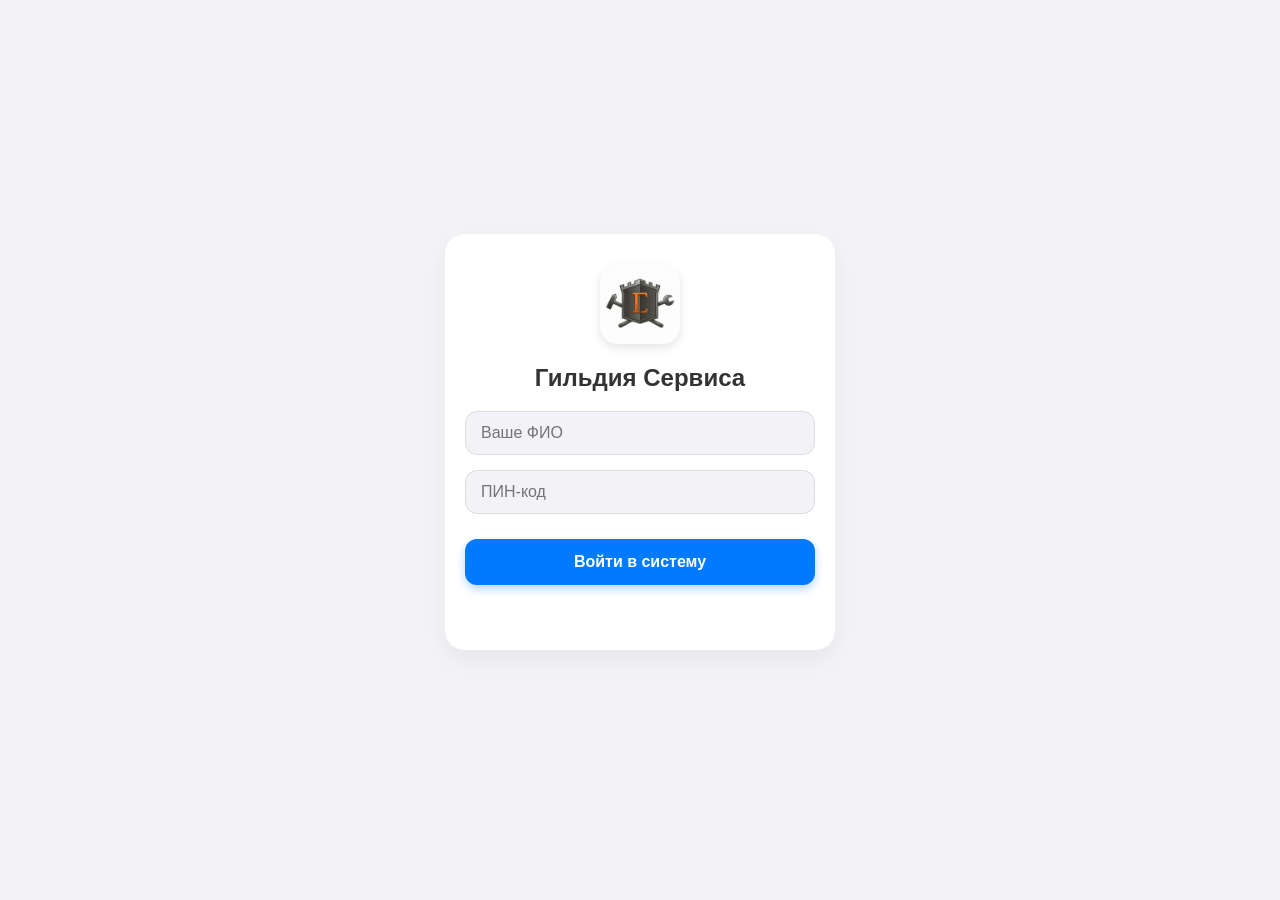
<file: index.html>
<!DOCTYPE html>
<html lang="ru">
<head>
    <meta charset="UTF-8">
    <meta name="viewport" content="width=device-width, initial-scale=1.0, maximum-scale=1.0, user-scalable=no">
    <meta name="color-scheme" content="light only">
    <meta name="robots" content="noindex, nofollow">
    <meta name="theme-color" content="#ffffff">
    <title>Вход | Гильдия Сервиса</title>
    
    <link rel="manifest" href="manifest.json">
    <link rel="stylesheet" href="styles.css">
    <link rel="stylesheet" href="https://cdnjs.cloudflare.com/ajax/libs/font-awesome/6.4.0/css/all.min.css">

    <style>
        body { 
            font-family: -apple-system, BlinkMacSystemFont, "Segoe UI", Roboto, Helvetica, Arial, sans-serif;
            background-color: #f2f2f7; 
            display: flex; 
            justify-content: center; 
            align-items: center; 
            min-height: 100vh; 
            margin: 0; 
            padding: 20px;
            box-sizing: border-box;
        }

        .login-card { 
            width: 100%; 
            max-width: 350px; 
            text-align: center; 
            background: white;
            padding: 30px 20px;
            border-radius: 20px;
            box-shadow: 0 10px 25px rgba(0,0,0,0.05);
            position: relative;
            z-index: 1;
        }

        .logo-container {
            width: 80px; 
            height: 80px; 
            margin: 0 auto 20px auto;
            display: flex;
            align-items: center;
            justify-content: center;
            border-radius: 18px;
            overflow: hidden;
            box-shadow: 0 4px 10px rgba(0,0,0,0.1);
            background: #e5f1ff;
        }
        
        .logo-img {
            width: 100%;
            height: 100%;
            object-fit: cover;
        }

        .form-group { margin-bottom: 15px; }
        .form-control {
            width: 100%;
            padding: 12px 15px;
            border: 1px solid #ddd;
            border-radius: 12px;
            font-size: 16px;
            box-sizing: border-box;
            outline: none;
            transition: border-color 0.2s;
        }
        .form-control:focus { border-color: #007aff; }

        .btn {
            width: 100%;
            padding: 14px;
            border: none;
            border-radius: 12px;
            font-size: 16px;
            font-weight: 600;
            cursor: pointer;
            transition: opacity 0.2s;
            margin-top: 10px;
        }
        .btn-primary { background: #007aff; color: white; }
        .btn-primary:active { opacity: 0.8; }
        
        #installContainer { 
            margin-top: 20px; 
            display: none;
            animation: fadeIn 0.5s ease;
        }
        @keyframes fadeIn { from { opacity: 0; transform: translateY(10px); } to { opacity: 1; transform: translateY(0); } }

        .status-text { margin-top: 15px; font-size: 14px; min-height: 20px; }
        .global-loader {
            position: fixed; top: 0; left: 0; width: 100%; height: 100%;
            background: rgba(255,255,255,0.9);
            display: flex; flex-direction: column; justify-content: center; align-items: center;
            z-index: 9999;
            opacity: 0; pointer-events: none; transition: opacity 0.3s;
        }
        .global-loader.active { opacity: 1; pointer-events: all; }
        .fa-spin { font-size: 40px; color: #007aff; margin-bottom: 10px; }
        .loader-text { color: #555; font-weight: 500; }

        /* МОДАЛЬНОЕ ОКНО */
        .modal-overlay {
            position: fixed; top: 0; left: 0; width: 100%; height: 100%;
            background: rgba(0,0,0,0.8);
            z-index: 10000;
            display: none;
            justify-content: center;
            align-items: center;
            backdrop-filter: blur(5px);
        }
        .modal-overlay.active { display: flex; animation: fadeIn 0.3s; }
        
        .modal-content {
            width: 100%;
            max-width: 600px;
            height: 100%;
            max-height: 90vh;
            background: #0a0a0f;
            border-radius: 0;
            overflow-y: auto;
            position: relative;
            box-shadow: 0 20px 50px rgba(0,0,0,0.5);
        }
        
        @media (min-width: 600px) {
            .modal-content {
                border-radius: 20px;
                height: auto;
                max-height: 90vh;
            }
        }

        .close-modal {
            position: absolute; top: 15px; right: 15px;
            background: rgba(255,255,255,0.1);
            border: none; color: white;
            width: 36px; height: 36px;
            border-radius: 50%;
            font-size: 18px;
            cursor: pointer;
            z-index: 10;
            display: flex; align-items: center; justify-content: center;
        }

        .ios-guide-body {
            padding: 50px 20px;
            background-color: #0a0a0f;
            background-image:
                radial-gradient(ellipse at 20% 20%, rgba(102, 126, 234, 0.07) 0%, transparent 50%),
                radial-gradient(ellipse at 80% 80%, rgba(118, 75, 162, 0.05) 0%, transparent 50%);
            min-height: 100%;
            font-family: -apple-system, 'SF Pro Display', 'Segoe UI', Arial, sans-serif;
            color: white;
        }
        
        .page-title { text-align: center; margin-bottom: 60px; animation: fadeInDown 0.8s ease; }
        .apple-logo { margin-bottom: 16px; opacity: 0.7; display: flex; justify-content: center; }
        .page-title h1 { font-size: 1.9rem; font-weight: 700; color: #ffffff; letter-spacing: -0.5px; margin-bottom: 8px; }
        .page-title p { color: rgba(255,255,255,0.35); font-size: 0.9rem; }
        .title-line { width: 40px; height: 1px; background: rgba(255,255,255,0.1); margin: 16px auto 0; }
        
        .steps { display: flex; flex-direction: column; gap: 16px; width: 100%; max-width: 560px; margin: 0 auto; }
        
        .step {
            background: rgba(255,255,255,0.03);
            border: 1px solid rgba(255,255,255,0.07);
            border-radius: 22px;
            padding: 24px;
            display: flex;
            gap: 20px;
            align-items: flex-start;
            animation: fadeInUp 0.7s ease both;
            transition: border-color 0.3s, transform 0.3s;
            position: relative;
            overflow: hidden;
        }
        
        .step::after {
            content: '';
            position: absolute;
            top: 0; left: 0; right: 0;
            height: 1px;
            background: linear-gradient(90deg, transparent, rgba(255,255,255,0.08), transparent);
        }
        
        .step:hover { border-color: rgba(255,255,255,0.12); transform: translateX(4px); }
        
        .step:nth-child(1) { animation-delay: 0.05s; }
        .step:nth-child(2) { animation-delay: 0.15s; }
        .step:nth-child(3) { animation-delay: 0.25s; }
        .step:nth-child(4) { animation-delay: 0.35s; }
        .step:nth-child(5) { animation-delay: 0.45s; }
        .step:nth-child(6) { animation-delay: 0.55s; }
        .step:nth-child(7) { animation-delay: 0.65s; }
        
        .step-left {
            display: flex;
            flex-direction: column;
            align-items: center;
            gap: 0;
            flex-shrink: 0;
        }
        
        .step-badge {
            width: 38px;
            height: 38px;
            border-radius: 50%;
            display: flex;
            align-items: center;
            justify-content: center;
            font-size: 0.9rem;
            font-weight: 700;
            flex-shrink: 0;
            border: 1px solid rgba(255,255,255,0.1);
        }
        
        .step:nth-child(1) .step-badge { background: rgba(102,126,234,0.2); color: #a5b4fc; }
        .step:nth-child(2) .step-badge { background: rgba(240,147,251,0.15); color: #e879f9; }
        .step:nth-child(3) .step-badge { background: rgba(251,191,36,0.15); color: #fbbf24; }
        .step:nth-child(4) .step-badge { background: rgba(99,102,241,0.2); color: #818cf8; }
        .step:nth-child(5) .step-badge { background: rgba(52,211,153,0.15); color: #34d399; }
        .step:nth-child(6) .step-badge { background: rgba(52,211,153,0.2); color: #34d399; }
        
        .step-content { flex: 1; }
        .step-title { font-size: 1rem; font-weight: 600; color: rgba(255,255,255,0.9); margin-bottom: 6px; letter-spacing: -0.2px; }
        .step-desc { font-size: 0.83rem; color: rgba(255,255,255,0.4); line-height: 1.6; }
        .step-desc strong { color: rgba(255,255,255,0.7); font-weight: 600; }
        
        .step-visual {
            flex-shrink: 0;
            display: flex;
            align-items: center;
            justify-content: center;
        }
        
        .mini-phone {
            width: 80px;
            height: 140px;
            background: #111118;
            border-radius: 16px;
            padding: 6px 5px;
            box-shadow: 0 0 0 1px rgba(255,255,255,0.09), 0 10px 30px rgba(0,0,0,0.5);
            position: relative;
            flex-shrink: 0;
        }
        
        .mini-notch {
            width: 28px;
            height: 6px;
            background: #111118;
            border-radius: 0 0 5px 5px;
            margin: 0 auto 3px;
            position: relative;
            z-index: 2;
        }
        
        .mini-screen {
            width: 100%;
            height: calc(100% - 12px);
            background: #000;
            border-radius: 11px;
            overflow: hidden;
            position: relative;
        }
        
        .mini-status {
            display: flex;
            justify-content: space-between;
            padding: 3px 6px 1px;
            background: #000;
        }
        
        .mini-time {
            font-size: 5px;
            color: white;
            font-weight: 600;
        }
        
        .mini-safari-bar {
            background: #1c1c1e;
            padding: 3px 4px;
            display: flex;
            align-items: center;
            gap: 2px;
        }
        
        .mini-url {
            flex: 1;
            background: #2c2c2e;
            border-radius: 4px;
            padding: 2px 4px;
            font-size: 5px;
            color: rgba(255,255,255,0.5);
        }
        
        .mini-page {
            padding: 5px 5px;
            background: #f2f2f7;
            height: 55px;
            overflow: hidden;
        }
        
        .mini-line {
            height: 4px;
            background: #e0e0e5;
            border-radius: 2px;
            margin-bottom: 3px;
        }
        
        .mini-line.s { width: 50%; }
        .mini-line.m { width: 75%; }
        .mini-line.f { width: 100%; }
        .mini-line.dark { background: #c8c8ce; }
        
        .mini-toolbar {
            position: absolute;
            bottom: 0; left: 0; right: 0;
            background: #1c1c1e;
            padding: 4px 6px;
            display: flex;
            justify-content: space-between;
            align-items: center;
        }
        
        .btn-highlight {
            background: rgba(102,126,234,0.3);
            border-radius: 4px;
            padding: 2px 3px;
        }
        
        .mini-homescreen {
            position: absolute;
            inset: 0;
            background: linear-gradient(180deg, #1a1a3e 0%, #0a0a1e 100%);
        }
        
        .mini-icons {
            position: relative;
            z-index: 1;
            display: grid;
            grid-template-columns: repeat(4, 1fr);
            gap: 4px;
            padding: 4px;
        }
        
        .mini-icon {
            width: 14px;
            height: 14px;
            border-radius: 4px;
            display: flex;
            align-items: center;
            justify-content: center;
        }
        
        .mini-icon.new-app {
            animation: pulseGlow 2s infinite;
        }
        
        .mini-dock {
            position: absolute;
            bottom: 4px;
            left: 4px;
            right: 4px;
            height: 20px;
            background: rgba(255,255,255,0.08);
            border-radius: 6px;
            display: flex;
            align-items: center;
            justify-content: center;
            gap: 5px;
            z-index: 1;
        }
        
        .tip {
            margin-top: 40px;
            background: rgba(255,255,255,0.02);
            border: 1px solid rgba(255,255,255,0.06);
            border-radius: 14px;
            padding: 14px 22px;
            color: rgba(255,255,255,0.4);
            font-size: 0.82rem;
            text-align: center;
            max-width: 560px;
            width: 100%;
            animation: fadeInUp 0.8s ease 0.6s both;
            line-height: 1.6;
        }
        
        .tip strong { color: rgba(255,255,255,0.65); }
        
        .or-divider {
            display: flex;
            align-items: center;
            gap: 10px;
            padding: 0 4px;
            animation: fadeInUp 0.7s ease 0.1s both;
        }
        
        .or-line {
            flex: 1;
            height: 1px;
            background: rgba(255,255,255,0.06);
        }
        
        .or-text {
            font-size: 0.72rem;
            color: rgba(255,255,255,0.25);
            letter-spacing: 1px;
            font-weight: 500;
        }
        
        .step-arrow {
            display: flex;
            justify-content: center;
            opacity: 0.3;
            animation: fadeInUp 0.7s ease both;
        }
        
        @keyframes fadeInDown { from { opacity: 0; transform: translateY(-20px); } to { opacity: 1; transform: translateY(0); } }
        @keyframes fadeInUp { from { opacity: 0; transform: translateY(20px); } to { opacity: 1; transform: translateY(0); } }
        @keyframes pulseGlow {
            0%, 100% { box-shadow: 0 0 0 1.5px rgba(255,217,61,0.7), 0 0 8px rgba(255,217,61,0.3); }
            50% { box-shadow: 0 0 0 2.5px rgba(255,217,61,0.4), 0 0 14px rgba(255,217,61,0.5); }
        }
        
        @media (max-width: 600px) {
            .step { flex-direction: column; }
            .step-visual { align-self: center; }
            .page-title h1 { font-size: 1.4rem; }
        }
    </style>
<base target="_blank">
</head>
<body>

    <div id="globalLoader" class="global-loader">
        <i class="fa-solid fa-circle-notch fa-spin"></i>
        <div id="loaderText" class="loader-text">Загрузка...</div>
    </div>

    <div class="card login-card">
        <div class="logo-container">
            <img src="icon-192.png" alt="Logo" class="logo-img" onerror="this.style.display='none'; this.parentElement.innerHTML='<svg viewBox=\'0 0 24 24\' fill=\'none\' xmlns=\'http://www.w3.org/2000/svg\' style=\'width:50px;height:50px;\'><path d=\'M12 2L2 7V12C2 17.55 6.84 22.25 12 23.5C17.16 22.25 22 17.55 22 12V7L12 2Z\' fill=\'#E5F1FF\'/><path d=\'M12 22C16.9706 22 21 17.9706 21 13C21 8.02944 16.9706 4 12 4C7.02944 4 3 8.02944 3 13C3 17.9706 7.02944 22 12 22Z\' stroke=\'#007AFF\' stroke-width=\'2\'/><path d=\'M9 13L11 15L15 11\' stroke=\'#007AFF\' stroke-width=\'2\' stroke-linecap=\'round\' stroke-linejoin=\'round\'/><rect x=\'8\' y=\'17\' width=\'8\' height=\'2\' rx=\'1\' fill=\'#007AFF\'/></svg>'">
        </div>

        <h2 style="margin-top: 0; color: #333;">Гильдия Сервиса</h2>
        
        <div class="form-group">
            <input type="text" class="form-control" id="userName" placeholder="Ваше ФИО" autocomplete="off">
        </div>
        <div class="form-group">
            <input type="password" class="form-control" id="userPin" placeholder="ПИН-код" pattern="[0-9]*" inputmode="numeric" onkeydown="if(event.key==='Enter')login()">
        </div>
        
        <button class="btn btn-primary" onclick="login()">Войти в систему</button>
        
        <div id="installContainer">
            <button id="installBtn" class="btn" style="background: #28a745; color: white;">
                <i class="fa-solid fa-download"></i> Установить приложение
            </button>
        </div>

        <div id="status" class="status-text"></div>
    </div>

    <!-- МОДАЛЬНОЕ ОКНО iOS -->
    <div id="iosModal" class="modal-overlay">
        <div class="modal-content">
            <button class="close-modal" onclick="closeIosModal()">&times;</button>
            
            <div class="ios-guide-body">
                <div class="page-title">
                    <div class="apple-logo">
                        <svg width="28" height="28" viewBox="0 0 28 28" fill="none">
                            <path d="M18.5 1.5C18.5 1.5 19 5.5 16.5 8C14 10.5 11 9.5 11 9.5C11 9.5 10.5 5.5 13 3.5C15.5 1.5 18.5 1.5 18.5 1.5Z" fill="rgba(255,255,255,0.6)"/>
                            <path d="M9 11C9 11 6 11.5 4.5 14.5C3 17.5 3.5 22 5 25C6.5 28 8.5 29 10 28C11.5 27 12.5 26 14 26C15.5 26 16.5 27 18 28C19.5 29 21.5 27.5 23 25C24.5 22.5 25 20 24 18C23 16 21 14.5 19 14.5C17.5 14.5 16 15.5 14.5 15.5C13 15.5 11 14 9 11Z" fill="rgba(255,255,255,0.65)"/>
                        </svg>
                    </div>
                    <h1>Добавить на главный экран</h1>
                    <p>Инструкция для iPhone · Safari</p>
                    <div class="title-line"></div>
                </div>

                <div class="steps">

                    <!-- ШАГ 1 -->
                    <div class="step">
                        <div class="step-left"><div class="step-badge">1</div></div>
                        <div class="step-content">
                            <div class="step-title">Откройте страницу в Safari</div>
                            <div class="step-desc">Запустите браузер <strong>Safari</strong> и перейдите на нужный сайт. Важно использовать именно Safari — другие браузеры не поддерживают эту функцию</div>
                        </div>
                        <div class="step-visual">
                            <div class="mini-phone">
                                <div class="mini-notch"></div>
                                <div class="mini-screen">
                                    <div class="mini-status">
                                        <span class="mini-time">9:41</span>
                                        <div style="display:flex;gap:2px;align-items:center;">
                                            <svg width="8" height="5" viewBox="0 0 8 5"><rect x="0" y="3" width="1.5" height="2" fill="white" rx="0.3"/><rect x="2" y="2" width="1.5" height="3" fill="white" rx="0.3"/><rect x="4" y="1" width="1.5" height="4" fill="white" rx="0.3"/><rect x="6" y="0" width="1.5" height="5" fill="white" opacity="0.3" rx="0.3"/></svg>
                                            <svg width="7" height="5" viewBox="0 0 7 5"><path d="M3.5 4A0.5 0.5 0 1 1 3.5 5 A0.5 0.5 0 1 1 3.5 4Z" fill="white"/><path d="M1.5 2.5Q3.5 1.2 5.5 2.5" stroke="white" stroke-width="0.7" fill="none" stroke-linecap="round"/><path d="M0 1.2Q3.5 -0.5 7 1.2" stroke="white" stroke-width="0.7" fill="none" stroke-linecap="round" opacity="0.5"/></svg>
                                            <svg width="12" height="6" viewBox="0 0 12 6"><rect x="0" y="0.5" width="10" height="5" rx="1.2" stroke="white" stroke-width="0.7" fill="none"/><rect x="0.8" y="1.3" width="7" height="3.4" rx="0.6" fill="white"/><rect x="10.5" y="2" width="1.2" height="2" rx="0.5" fill="white" opacity="0.4"/></svg>
                                        </div>
                                    </div>
                                    <div class="mini-safari-bar">
                                        <svg width="5" height="8" viewBox="0 0 5 8" fill="none"><path d="M4 1L1 4L4 7" stroke="rgba(255,255,255,0.4)" stroke-width="1" stroke-linecap="round" stroke-linejoin="round"/></svg>
                                        <div class="mini-url">gildia.app</div>
                                    </div>
                                    <div class="mini-page">
                                        <div class="mini-line f dark" style="height:5px;margin-bottom:4px;"></div>
                                        <div class="mini-line f"></div>
                                        <div class="mini-line m"></div>
                                        <div class="mini-line s"></div>
                                        <div style="height:18px;background:#e0e0e5;border-radius:3px;margin-top:3px;"></div>
                                    </div>
                                    <div class="mini-toolbar">
                                        <svg width="6" height="9" viewBox="0 0 6 9" fill="none"><path d="M5 1L1 4.5L5 8" stroke="rgba(255,255,255,0.4)" stroke-width="1" stroke-linecap="round" stroke-linejoin="round"/></svg>
                                        <svg width="6" height="9" viewBox="0 0 6 9" fill="none"><path d="M1 1L5 4.5L1 8" stroke="rgba(255,255,255,0.15)" stroke-width="1" stroke-linecap="round" stroke-linejoin="round"/></svg>
                                        <svg width="9" height="11" viewBox="0 0 9 11" fill="none"><path d="M4.5 1V7.5M4.5 1L2.5 3M4.5 1L6.5 3" stroke="rgba(255,255,255,0.4)" stroke-width="1" stroke-linecap="round" stroke-linejoin="round"/><path d="M1 6V10H8V6" stroke="rgba(255,255,255,0.4)" stroke-width="1" stroke-linecap="round" stroke-linejoin="round"/></svg>
                                        <svg width="9" height="10" viewBox="0 0 9 10" fill="none"><path d="M1 1H8V7.5L4.5 9.5L1 7.5V1Z" stroke="rgba(255,255,255,0.4)" stroke-width="1" stroke-linecap="round" stroke-linejoin="round"/></svg>
                                        <svg width="9" height="9" viewBox="0 0 9 9" fill="none"><rect x="0.5" y="0.5" width="8" height="8" rx="2" stroke="rgba(255,255,255,0.4)" stroke-width="0.9"/><text x="4.5" y="6" text-anchor="middle" font-size="4.5" fill="rgba(255,255,255,0.5)" font-weight="bold">1</text></svg>
                                    </div>
                                </div>
                            </div>
                        </div>
                    </div>

                    <div class="step-arrow">
                        <svg width="16" height="16" viewBox="0 0 16 16" fill="none"><path d="M8 2V14M8 14L3 9M8 14L13 9" stroke="rgba(255,255,255,0.5)" stroke-width="1.5" stroke-linecap="round" stroke-linejoin="round"/></svg>
                    </div>

                    <!-- ШАГ 2а -->
                    <div class="step">
                        <div class="step-left"><div class="step-badge">2</div></div>
                        <div class="step-content">
                            <div class="step-title">Нажмите кнопку «Поделиться»</div>
                            <div class="step-desc">Найдите кнопку
                                <svg style="display:inline;vertical-align:middle;" width="11" height="13" viewBox="0 0 11 13" fill="none"><path d="M5.5 1V9M5.5 1L3 3.5M5.5 1L8 3.5" stroke="rgba(255,255,255,0.7)" stroke-width="1.2" stroke-linecap="round" stroke-linejoin="round"/><path d="M1 8V12H10V8" stroke="rgba(255,255,255,0.7)" stroke-width="1.2" stroke-linecap="round" stroke-linejoin="round"/></svg>
                                <strong>«Поделиться»</strong> в нижней панели Safari и нажмите на неё
                            </div>
                        </div>
                        <div class="step-visual">
                            <div class="mini-phone">
                                <div class="mini-notch"></div>
                                <div class="mini-screen">
                                    <div class="mini-status">
                                        <span class="mini-time">9:41</span>
                                        <div style="display:flex;gap:2px;align-items:center;">
                                            <svg width="8" height="5" viewBox="0 0 8 5"><rect x="0" y="3" width="1.5" height="2" fill="white" rx="0.3"/><rect x="2" y="2" width="1.5" height="3" fill="white" rx="0.3"/><rect x="4" y="1" width="1.5" height="4" fill="white" rx="0.3"/><rect x="6" y="0" width="1.5" height="5" fill="white" opacity="0.3" rx="0.3"/></svg>
                                            <svg width="7" height="5" viewBox="0 0 7 5"><path d="M3.5 4A0.5 0.5 0 1 1 3.5 5 A0.5 0.5 0 1 1 3.5 4Z" fill="white"/><path d="M1.5 2.5Q3.5 1.2 5.5 2.5" stroke="white" stroke-width="0.7" fill="none" stroke-linecap="round"/></svg>
                                            <svg width="12" height="6" viewBox="0 0 12 6"><rect x="0" y="0.5" width="10" height="5" rx="1.2" stroke="white" stroke-width="0.7" fill="none"/><rect x="0.8" y="1.3" width="7" height="3.4" rx="0.6" fill="white"/><rect x="10.5" y="2" width="1.2" height="2" rx="0.5" fill="white" opacity="0.4"/></svg>
                                        </div>
                                    </div>
                                    <div class="mini-safari-bar">
                                        <svg width="5" height="8" viewBox="0 0 5 8" fill="none"><path d="M4 1L1 4L4 7" stroke="rgba(255,255,255,0.4)" stroke-width="1" stroke-linecap="round" stroke-linejoin="round"/></svg>
                                        <div class="mini-url">gildia.app</div>
                                    </div>
                                    <div class="mini-page">
                                        <div class="mini-line f dark" style="height:5px;margin-bottom:4px;"></div>
                                        <div class="mini-line m"></div>
                                        <div class="mini-line f"></div>
                                        <div class="mini-line s"></div>
                                    </div>
                                    <div class="mini-toolbar">
                                        <svg width="6" height="9" viewBox="0 0 6 9" fill="none"><path d="M5 1L1 4.5L5 8" stroke="rgba(255,255,255,0.3)" stroke-width="1" stroke-linecap="round" stroke-linejoin="round"/></svg>
                                        <svg width="6" height="9" viewBox="0 0 6 9" fill="none"><path d="M1 1L5 4.5L1 8" stroke="rgba(255,255,255,0.15)" stroke-width="1" stroke-linecap="round" stroke-linejoin="round"/></svg>
                                        <div class="btn-highlight">
                                            <svg width="9" height="11" viewBox="0 0 9 11" fill="none"><path d="M4.5 1V7.5M4.5 1L2.5 3M4.5 1L6.5 3" stroke="#a5b4fc" stroke-width="1.1" stroke-linecap="round" stroke-linejoin="round"/><path d="M1 6V10H8V6" stroke="#a5b4fc" stroke-width="1.1" stroke-linecap="round" stroke-linejoin="round"/></svg>
                                        </div>
                                        <svg width="9" height="10" viewBox="0 0 9 10" fill="none"><path d="M1 1H8V7.5L4.5 9.5L1 7.5V1Z" stroke="rgba(255,255,255,0.3)" stroke-width="1" stroke-linecap="round" stroke-linejoin="round"/></svg>
                                        <svg width="9" height="9" viewBox="0 0 9 9" fill="none"><rect x="0.5" y="0.5" width="8" height="8" rx="2" stroke="rgba(255,255,255,0.3)" stroke-width="0.9"/><text x="4.5" y="6" text-anchor="middle" font-size="4.5" fill="rgba(255,255,255,0.3)" font-weight="bold">1</text></svg>
                                    </div>
                                </div>
                            </div>
                        </div>
                    </div>

                    <div class="or-divider">
                        <div class="or-line"></div>
                        <span class="or-text">ЕСЛИ НЕТ КНОПКИ — ТАК</span>
                        <div class="or-line"></div>
                    </div>

                    <!-- ШАГ 2б -->
                    <div class="step" style="border-color: rgba(251,191,36,0.12);">
                        <div class="step-left">
                            <div class="step-badge" style="background:rgba(251,191,36,0.15);color:#fbbf24;">2</div>
                        </div>
                        <div class="step-content">
                            <div class="step-title">Нажмите ··· и затем «Поделиться»</div>
                            <div class="step-desc">Если кнопки «Поделиться» не видно — нажмите на <strong>···</strong> в правом нижнем углу и выберите <strong>«Поделиться»</strong> в появившемся меню</div>
                        </div>
                        <div class="step-visual">
                            <div class="mini-phone">
                                <div class="mini-notch"></div>
                                <div class="mini-screen">
                                    <div class="mini-status">
                                        <span class="mini-time">9:41</span>
                                        <div style="display:flex;gap:2px;align-items:center;">
                                            <svg width="8" height="5" viewBox="0 0 8 5"><rect x="0" y="3" width="1.5" height="2" fill="white" rx="0.3"/><rect x="2" y="2" width="1.5" height="3" fill="white" rx="0.3"/><rect x="4" y="1" width="1.5" height="4" fill="white" rx="0.3"/><rect x="6" y="0" width="1.5" height="5" fill="white" opacity="0.3" rx="0.3"/></svg>
                                            <svg width="12" height="6" viewBox="0 0 12 6"><rect x="0" y="0.5" width="10" height="5" rx="1.2" stroke="white" stroke-width="0.7" fill="none"/><rect x="0.8" y="1.3" width="7" height="3.4" rx="0.6" fill="white"/><rect x="10.5" y="2" width="1.2" height="2" rx="0.5" fill="white" opacity="0.4"/></svg>
                                        </div>
                                    </div>
                                    <div class="mini-safari-bar">
                                        <div class="mini-url" style="flex:1;">gildia.app</div>
                                        <div style="background:rgba(251,191,36,0.25);border-radius:3px;padding:1px 3px;">
                                            <svg width="10" height="4" viewBox="0 0 10 4" fill="none"><circle cx="1.5" cy="2" r="1.2" fill="#fbbf24"/><circle cx="5" cy="2" r="1.2" fill="#fbbf24"/><circle cx="8.5" cy="2" r="1.2" fill="#fbbf24"/></svg>
                                        </div>
                                    </div>
                                    <div class="mini-page" style="height:40px;">
                                        <div class="mini-line f dark" style="height:5px;margin-bottom:4px;"></div>
                                        <div class="mini-line m"></div>
                                    </div>
                                    <div style="position:absolute;bottom:14px;right:2px;background:#2c2c2e;border-radius:6px;padding:4px;border:1px solid rgba(255,255,255,0.1);width:54px;">
                                        <div style="display:flex;align-items:center;gap:3px;padding:2px 2px;border-radius:3px;background:rgba(251,191,36,0.2);margin-bottom:2px;">
                                            <svg width="8" height="9" viewBox="0 0 8 9" fill="none"><path d="M4 1V6.5M4 1L2 3M4 1L6 3" stroke="#fbbf24" stroke-width="0.8" stroke-linecap="round" stroke-linejoin="round"/><path d="M0.5 6V8.5H7.5V6" stroke="#fbbf24" stroke-width="0.8" stroke-linecap="round" stroke-linejoin="round"/></svg>
                                            <span style="font-size:5px;color:#fbbf24;font-weight:600;">Поделиться</span>
                                        </div>
                                        <div style="display:flex;align-items:center;gap:3px;padding:2px 2px;">
                                            <svg width="8" height="8" viewBox="0 0 8 8" fill="none"><path d="M4 1L5 3H7.5L5.5 4.5L6.5 7L4 5.5L1.5 7L2.5 4.5L0.5 3H3Z" stroke="rgba(255,255,255,0.4)" stroke-width="0.7" fill="none"/></svg>
                                            <span style="font-size:5px;color:rgba(255,255,255,0.4);">Избранное</span>
                                        </div>
                                        <div style="display:flex;align-items:center;gap:3px;padding:2px 2px;">
                                            <svg width="8" height="8" viewBox="0 0 8 8" fill="none"><circle cx="4" cy="4" r="3.2" stroke="rgba(255,255,255,0.3)" stroke-width="0.7" fill="none"/><path d="M4 2.5V4L5 5" stroke="rgba(255,255,255,0.3)" stroke-width="0.7" stroke-linecap="round"/></svg>
                                            <span style="font-size:5px;color:rgba(255,255,255,0.35);">История</span>
                                        </div>
                                    </div>
                                </div>
                            </div>
                        </div>
                    </div>

                    <div class="step-arrow">
                        <svg width="16" height="16" viewBox="0 0 16 16" fill="none"><path d="M8 2V14M8 14L3 9M8 14L13 9" stroke="rgba(255,255,255,0.5)" stroke-width="1.5" stroke-linecap="round" stroke-linejoin="round"/></svg>
                    </div>

                    <!-- ШАГ 3 -->
                    <div class="step">
                        <div class="step-left">
                            <div class="step-badge" style="background:rgba(99,102,241,0.2);color:#818cf8;">3</div>
                        </div>
                        <div class="step-content">
                            <div class="step-title">Выберите «На экран Домой»</div>
                            <div class="step-desc">В меню «Поделиться» прокрутите список вниз и нажмите
                                <svg style="display:inline;vertical-align:middle;" width="11" height="11" viewBox="0 0 11 11" fill="none"><rect x="1" y="4" width="9" height="6.5" rx="1.2" stroke="#818cf8" stroke-width="0.9" fill="rgba(99,102,241,0.2)"/><path d="M3.5 4V3A2 2 0 0 1 7.5 3V4" stroke="#818cf8" stroke-width="0.9" fill="none"/><path d="M5.5 6V8M4.5 7H6.5" stroke="#818cf8" stroke-width="0.9" stroke-linecap="round"/></svg>
                                <strong>«На экран Домой»</strong>
                            </div>
                        </div>
                        <div class="step-visual">
                            <div class="mini-phone">
                                <div class="mini-notch"></div>
                                <div class="mini-screen">
                                    <div class="mini-status">
                                        <span class="mini-time">9:41</span>
                                        <div style="display:flex;gap:2px;align-items:center;">
                                            <svg width="8" height="5" viewBox="0 0 8 5"><rect x="0" y="3" width="1.5" height="2" fill="white" rx="0.3"/><rect x="2" y="2" width="1.5" height="3" fill="white" rx="0.3"/><rect x="4" y="1" width="1.5" height="4" fill="white" rx="0.3"/></svg>
                                            <svg width="12" height="6" viewBox="0 0 12 6"><rect x="0" y="0.5" width="10" height="5" rx="1.2" stroke="white" stroke-width="0.7" fill="none"/><rect x="0.8" y="1.3" width="7" height="3.4" rx="0.6" fill="white"/><rect x="10.5" y="2" width="1.2" height="2" rx="0.5" fill="white" opacity="0.4"/></svg>
                                        </div>
                                    </div>
                                    <div style="background:#1a1a1a;height:100%;position:relative;">
                                        <div style="padding:4px 5px;border-bottom:1px solid rgba(255,255,255,0.06);">
                                            <div style="font-size:5px;color:rgba(255,255,255,0.3);text-align:center;margin-bottom:3px;">Поделиться</div>
                                            <div style="display:flex;gap:4px;justify-content:center;margin-bottom:4px;">
                                                <div style="display:flex;flex-direction:column;align-items:center;gap:1px;">
                                                    <div style="width:16px;height:16px;background:#2c2c2e;border-radius:50%;display:flex;align-items:center;justify-content:center;">
                                                        <svg width="8" height="8" viewBox="0 0 8 8" fill="none"><circle cx="4" cy="4" r="3.3" stroke="rgba(255,255,255,0.5)" stroke-width="0.7" fill="none"/><path d="M4 2V5M4 5L2.5 3.8M4 5L5.5 3.8" stroke="rgba(255,255,255,0.5)" stroke-width="0.6" stroke-linecap="round"/></svg>
                                                    </div>
                                                    <span style="font-size:4px;color:rgba(255,255,255,0.4);">AirDrop</span>
                                                </div>
                                                <div style="display:flex;flex-direction:column;align-items:center;gap:1px;">
                                                    <div style="width:16px;height:16px;background:#32d74b;border-radius:4px;display:flex;align-items:center;justify-content:center;">
                                                        <svg width="9" height="8" viewBox="0 0 9 8" fill="none"><path d="M1 1H8V6H5.5L3.5 7.5V6H1V1Z" fill="white"/></svg>
                                                    </div>
                                                    <span style="font-size:4px;color:rgba(255,255,255,0.4);">Сообщ.</span>
                                                </div>
                                                <div style="display:flex;flex-direction:column;align-items:center;gap:1px;">
                                                    <div style="width:16px;height:16px;background:#0a84ff;border-radius:4px;display:flex;align-items:center;justify-content:center;">
                                                        <svg width="10" height="8" viewBox="0 0 10 8" fill="none"><rect x="0.5" y="0.5" width="9" height="7" rx="1.2" stroke="white" stroke-width="0.7" fill="none"/><path d="M0.5 1.5L5 4.5L9.5 1.5" stroke="white" stroke-width="0.7" fill="none"/></svg>
                                                    </div>
                                                    <span style="font-size:4px;color:rgba(255,255,255,0.4);">Почта</span>
                                                </div>
                                                <div style="display:flex;flex-direction:column;align-items:center;gap:1px;">
                                                    <div style="width:16px;height:16px;background:#2c2c2e;border-radius:4px;display:flex;align-items:center;justify-content:center;">
                                                        <svg width="8" height="9" viewBox="0 0 8 9" fill="none"><rect x="2" y="2" width="5.5" height="6.5" rx="1.2" stroke="rgba(255,255,255,0.5)" stroke-width="0.7" fill="none"/><path d="M2 2V1.2A0.8 0.8 0 0 1 2.8 0.4H7.2A0.8 0.8 0 0 1 8 1.2V7" stroke="rgba(255,255,255,0.3)" stroke-width="0.6" fill="none"/></svg>
                                                    </div>
                                                    <span style="font-size:4px;color:rgba(255,255,255,0.4);">Копировать</span>
                                                </div>
                                            </div>
                                        </div>
                                        <div style="padding:3px 4px;">
                                            <div style="display:flex;align-items:center;gap:4px;padding:3px 4px;border-radius:4px;background:#2c2c2e;margin-bottom:2px;">
                                                <svg width="9" height="9" viewBox="0 0 9 9" fill="none"><path d="M1 1H8V6.5L4.5 8.5L1 6.5V1Z" stroke="rgba(255,255,255,0.4)" stroke-width="0.8" fill="none"/></svg>
                                                <span style="font-size:5px;color:rgba(255,255,255,0.5);">Добавить в закладки</span>
                                            </div>
                                            <div style="display:flex;align-items:center;gap:4px;padding:3px 4px;border-radius:4px;background:#2c2c2e;margin-bottom:2px;">
                                                <svg width="9" height="9" viewBox="0 0 9 9" fill="none"><path d="M1 1H8V6H1V1Z" stroke="rgba(255,255,255,0.4)" stroke-width="0.8" fill="none"/><line x1="3" y1="3" x2="6" y2="3" stroke="rgba(255,255,255,0.4)" stroke-width="0.7"/><line x1="3" y1="4.5" x2="6" y2="4.5" stroke="rgba(255,255,255,0.4)" stroke-width="0.7"/></svg>
                                                <span style="font-size:5px;color:rgba(255,255,255,0.5);">Добавить в список чтения</span>
                                            </div>
                                            <div style="display:flex;align-items:center;gap:4px;padding:3px 4px;border-radius:4px;background:rgba(99,102,241,0.25);border:1px solid rgba(129,140,248,0.3);margin-bottom:2px;">
                                                <svg width="9" height="9" viewBox="0 0 9 9" fill="none"><rect x="0.8" y="3.5" width="7.4" height="5" rx="1" stroke="#818cf8" stroke-width="0.8" fill="rgba(99,102,241,0.2)"/><path d="M2.8 3.5V2.5A1.7 1.7 0 0 1 6.2 2.5V3.5" stroke="#818cf8" stroke-width="0.8" fill="none"/><path d="M4.5 5V6.5M3.8 5.8H5.2" stroke="#818cf8" stroke-width="0.8" stroke-linecap="round"/></svg>
                                                <span style="font-size:5px;color:#818cf8;font-weight:700;">На экран «Домой»</span>
                                            </div>
                                            <div style="display:flex;align-items:center;gap:4px;padding:3px 4px;border-radius:4px;background:#2c2c2e;">
                                                <svg width="9" height="9" viewBox="0 0 9 9" fill="none"><path d="M4.5 1V7M4.5 1L2.5 3M4.5 1L6.5 3" stroke="rgba(255,255,255,0.4)" stroke-width="0.8" stroke-linecap="round" stroke-linejoin="round"/><path d="M1 6.5V8.5H8V6.5" stroke="rgba(255,255,255,0.4)" stroke-width="0.8" stroke-linecap="round" stroke-linejoin="round"/></svg>
                                                <span style="font-size:5px;color:rgba(255,255,255,0.4);">Поделиться ссылкой</span>
                                            </div>
                                        </div>
                                    </div>
                                </div>
                            </div>
                        </div>
                    </div>

                    <div class="step-arrow">
                        <svg width="16" height="16" viewBox="0 0 16 16" fill="none"><path d="M8 2V14M8 14L3 9M8 14L13 9" stroke="rgba(255,255,255,0.5)" stroke-width="1.5" stroke-linecap="round" stroke-linejoin="round"/></svg>
                    </div>

                    <!-- ШАГ 4 -->
                    <div class="step">
                        <div class="step-left">
                            <div class="step-badge" style="background:rgba(52,211,153,0.15);color:#34d399;">4</div>
                        </div>
                        <div class="step-content">
                            <div class="step-title">Нажмите «Добавить» — готово!</div>
                            <div class="step-desc">Введите название если нужно и нажмите <strong>«Добавить»</strong> в правом верхнем углу. Значок приложения появится прямо на рабочем столе</div>
                        </div>
                        <div class="step-visual">
                            <div class="mini-phone">
                                <div class="mini-notch"></div>
                                <div class="mini-screen">
                                    <div class="mini-status" style="background:#f2f2f7;">
                                        <span class="mini-time" style="color:#000;">9:41</span>
                                        <span style="font-size:5px;color:#0a84ff;font-weight:700;">Добавить</span>
                                    </div>
                                    <div style="background:#f2f2f7;padding:6px 5px;height:100%;">
                                        <div style="background:white;border-radius:8px;padding:6px;box-shadow:0 2px 8px rgba(0,0,0,0.1);">
                                            <div style="font-size:5.5px;color:#000;font-weight:600;text-align:center;margin-bottom:6px;">На экран «Домой»</div>
                                            <div style="display:flex;align-items:center;gap:6px;margin-bottom:6px;">
                                                <!-- ИКОНКА С ЗАГЛУШКОЙ -->
                                                <div style="width:28px;height:28px;border-radius:7px;overflow:hidden;flex-shrink:0;box-shadow:0 2px 6px rgba(0,0,0,0.2);background:linear-gradient(135deg,#667eea,#764ba2);display:flex;align-items:center;justify-content:center;">
                                                    <img src="icon-192.png" width="28" height="28" style="display:block;width:100%;height:100%;object-fit:cover;" 
                                                        onerror="this.style.display='none';this.parentNode.style.background='linear-gradient(135deg,#667eea,#764ba2)';this.parentNode.innerHTML='<svg width=\'28\' height=\'28\' viewBox=\'0 0 28 28\' fill=\'none\'><path d=\'M14 6V22M6 14H22\' stroke=\'white\' stroke-width=\'2.5\' stroke-linecap=\'round\'/></svg>'"/>
                                                </div>
                                                <div>
                                                    <div style="font-size:5.5px;color:#000;font-weight:600;">Гильдия Сервиса</div>
                                                    <div style="font-size:4.5px;color:#8e8e93;margin-top:1px;">gildia.app</div>
                                                </div>
                                            </div>
                                            <div style="background:#f2f2f7;border-radius:5px;padding:3px 5px;margin-bottom:4px;">
                                                <div style="font-size:5px;color:#000;">Гильдия Сервиса</div>
                                            </div>
                                            <div style="font-size:4.5px;color:#8e8e93;text-align:center;">Значок появится на главном экране</div>
                                        </div>
                                    </div>
                                </div>
                            </div>
                        </div>
                    </div>

                    <!-- РЕЗУЛЬТАТ -->
                    <div class="step" style="border-color:rgba(52,211,153,0.15);background:rgba(52,211,153,0.03);">
                        <div class="step-left">
                            <div class="step-badge" style="background:rgba(52,211,153,0.2);color:#34d399;">
                                <svg width="14" height="14" viewBox="0 0 14 14" fill="none"><path d="M2 7L5.5 10.5L12 3.5" stroke="#34d399" stroke-width="1.8" stroke-linecap="round" stroke-linejoin="round"/></svg>
                            </div>
                        </div>
                        <div class="step-content">
                            <div class="step-title" style="color:#34d399;">Приложение добавлено!</div>
                            <div class="step-desc">Значок приложения теперь на главном экране. Оно открывается <strong>без адресной строки</strong> — как настоящее приложение из App Store</div>
                        </div>
                        <div class="step-visual">
                            <div class="mini-phone">
                                <div class="mini-notch"></div>
                                <div class="mini-screen">
                                    <div class="mini-homescreen"></div>
                                    <div style="position:relative;z-index:1;">
                                        <div class="mini-status" style="background:transparent;">
                                            <span class="mini-time">9:41</span>
                                            <div style="display:flex;gap:2px;align-items:center;">
                                                <svg width="8" height="5" viewBox="0 0 8 5"><rect x="0" y="3" width="1.5" height="2" fill="white" rx="0.3"/><rect x="2" y="2" width="1.5" height="3" fill="white" rx="0.3"/><rect x="4" y="1" width="1.5" height="4" fill="white" rx="0.3"/></svg>
                                                <svg width="12" height="6" viewBox="0 0 12 6"><rect x="0" y="0.5" width="10" height="5" rx="1.2" stroke="white" stroke-width="0.7" fill="none"/><rect x="0.8" y="1.3" width="8" height="3.4" rx="0.6" fill="white"/><rect x="10.5" y="2" width="1.2" height="2" rx="0.5" fill="white" opacity="0.4"/></svg>
                                            </div>
                                        </div>
                                    </div>
                                    <div class="mini-icons">
                                        <div class="mini-icon" style="background:#ff6b6b;"><svg width="8" height="8" viewBox="0 0 8 8" fill="none"><rect x="0.5" y="2" width="7" height="5.5" rx="1" stroke="white" stroke-width="0.7" fill="none"/><path d="M2.5 2V1.5A1.5 1.5 0 0 1 5.5 1.5V2" stroke="white" stroke-width="0.7" fill="none"/><circle cx="4" cy="4.7" r="1" fill="white"/></svg></div>
                                        <div class="mini-icon" style="background:#ffd93d;"><svg width="8" height="8" viewBox="0 0 8 8" fill="none"><path d="M4 1L5 3H7.5L5.5 4.5L6.5 7L4 5.5L1.5 7L2.5 4.5L0.5 3H3Z" fill="rgba(255,255,255,0.9)"/></svg></div>
                                        <div class="mini-icon" style="background:#6bcb77;"><svg width="8" height="7" viewBox="0 0 8 7" fill="none"><path d="M0.5 1H7V5.5H4.5L2.5 7V5.5H0.5V1Z" fill="white" opacity="0.9"/></svg></div>
                                        <div class="mini-icon" style="background:#4d96ff;"><svg width="8" height="8" viewBox="0 0 8 8" fill="none"><circle cx="4" cy="4" r="3.3" stroke="white" stroke-width="0.7" fill="none"/><line x1="4" y1="1" x2="4" y2="7" stroke="white" stroke-width="0.6" opacity="0.6"/><line x1="1" y1="4" x2="7" y2="4" stroke="white" stroke-width="0.6" opacity="0.6"/></svg></div>
                                        <div class="mini-icon" style="background:#f093fb;"><svg width="8" height="8" viewBox="0 0 8 8" fill="none"><rect x="1" y="1" width="6" height="6" rx="1.5" stroke="white" stroke-width="0.7" fill="none"/><circle cx="4" cy="4" r="1.5" stroke="white" stroke-width="0.7" fill="none"/></svg></div>
                                        <div class="mini-icon" style="background:#4ecdc4;"><svg width="8" height="8" viewBox="0 0 8 8" fill="none"><path d="M1.5 7L4 1L6.5 7H1.5Z" stroke="white" stroke-width="0.7" fill="none"/></svg></div>
                                        <!-- НОВАЯ ИКОНКА С ЗАГЛУШКОЙ -->
                                        <div class="mini-icon new-app" style="border-radius:5px;overflow:hidden;background:linear-gradient(135deg,#667eea,#764ba2);">
                                            <img src="icon-192.png" width="14" height="14" style="display:block;width:100%;height:100%;object-fit:cover;" 
                                                onerror="this.style.display='none';this.parentNode.innerHTML='<svg width=\'10\' height=\'10\' viewBox=\'0 0 10 10\' fill=\'none\'><path d=\'M5 1V9M1 5H9\' stroke=\'white\' stroke-width=\'1.5\' stroke-linecap=\'round\'/></svg>'"/>
                                        </div>
                                        <div class="mini-icon" style="background:#e17055;"><svg width="8" height="8" viewBox="0 0 8 8" fill="none"><circle cx="4" cy="3" r="2" stroke="white" stroke-width="0.7" fill="none"/><path d="M1 7.5C1 5.8 2.3 5 4 5C5.7 5 7 5.8 7 7.5" stroke="white" stroke-width="0.7" fill="none" stroke-linecap="round"/></svg></div>
                                    </div>
                                    <div style="position:relative;z-index:1;text-align:center;margin-top:-2px;">
                                        <div style="display:inline-flex;flex-direction:column;align-items:center;">
                                            <span style="font-size:4.5px;color:rgba(255,255,255,0.8);text-shadow:0 1px 3px rgba(0,0,0,0.8);">Гильдия</span>
                                        </div>
                                    </div>
                                    <div class="mini-dock" style="bottom:4px;left:4px;right:4px;">
                                        <div class="mini-icon dock-icon" style="background:#0a84ff;width:16px;height:16px;border-radius:4px;"><svg width="9" height="9" viewBox="0 0 9 9" fill="none"><circle cx="4.5" cy="4.5" r="3.8" stroke="white" stroke-width="0.7" fill="none"/><line x1="4.5" y1="1" x2="4.5" y2="8" stroke="white" stroke-width="0.6" opacity="0.6"/><line x1="1" y1="4.5" x2="8" y2="4.5" stroke="white" stroke-width="0.6" opacity="0.6"/></svg></div>
                                        <div class="mini-icon dock-icon" style="background:#32d74b;width:16px;height:16px;border-radius:4px;"><svg width="9" height="8" viewBox="0 0 9 8" fill="none"><path d="M1 1H8V6H5.5L3.5 7.5V6H1V1Z" fill="white"/></svg></div>
                                        <div class="mini-icon dock-icon" style="background:#ff9f0a;width:16px;height:16px;border-radius:4px;"><svg width="9" height="9" viewBox="0 0 9 9" fill="none"><rect x="0.5" y="2" width="8" height="6.5" rx="1" stroke="white" stroke-width="0.7" fill="none"/><path d="M3 2V1.2A1.5 1.5 0 0 1 6 1.2V2" stroke="white" stroke-width="0.7" fill="none"/></svg></div>
                                    </div>
                                </div>
                            </div>
                        </div>
                    </div>

                </div>

                <div class="tip">
                    <svg style="display:inline;vertical-align:middle;margin-right:5px;" width="13" height="13" viewBox="0 0 13 13" fill="none"><circle cx="6.5" cy="6.5" r="6" stroke="rgba(255,255,255,0.25)" stroke-width="0.8"/><circle cx="6.5" cy="4.5" r="0.8" fill="rgba(255,255,255,0.45)"/><line x1="6.5" y1="6.5" x2="6.5" y2="9.5" stroke="rgba(255,255,255,0.45)" stroke-width="1.2" stroke-linecap="round"/></svg>
                    После добавления приложение открывается <strong>без адресной строки браузера</strong> — в точности как нативное iOS-приложение
                </div>
            </div>
        </div>
    </div>

    <script>
        window.onload = function() {
            const userStr = localStorage.getItem("currentUser");
            if (userStr) {
                try {
                    const user = JSON.parse(userStr);
                    // Редирект только если есть pin и роль
                    if (!user || !user.pin || !user.role) {
                        localStorage.removeItem("currentUser");
                        return;
                    }
                    if (user.role === "диспетчер") window.location.replace("dispatcher.html");
                    else if (user.role === "мастер") window.location.replace("master.html");
                    else if (user.role === "шеф") window.location.replace("boss.html");
                } catch(e) { 
                    console.error("Ошибка парсинга пользователя", e); 
                    localStorage.removeItem("currentUser");
                }
            }
            
            if ('serviceWorker' in navigator) {
                navigator.serviceWorker.register('sw.js')
                    .then(() => console.log('Service Worker зарегистрирован'))
                    .catch(err => console.log('Ошибка SW', err));
            }
        };

        function showLoader(text) {
            document.getElementById("loaderText").innerText = text;
            document.getElementById("globalLoader").classList.add("active");
        }
        function hideLoader() {
            document.getElementById("globalLoader").classList.remove("active");
        }

        const URL_GOOGLE_SERVER = "https://script.google.com/macros/s/AKfycbxfMMoR5LATkWt4HeT8XCxjOipYSay-c_9YVZExPPZ9edVLciR4YbHrqjadC_nSdFGfjg/exec";

        async function login() {
            const nameInput = document.getElementById("userName").value.trim();
            const pinInput = document.getElementById("userPin").value.trim();
            const statusText = document.getElementById("status");

            if (!nameInput || !pinInput) {
                statusText.innerText = "Заполните ФИО и ПИН-код";
                statusText.style.color = "#ff3b30";
                return;
            }

            statusText.innerText = "";
            showLoader("Проверка данных...");

            const loginData = { action: "login", name: nameInput, pin: pinInput };

            try {
                const response = await fetch(URL_GOOGLE_SERVER, {
                    method: "POST",
                    body: JSON.stringify(loginData),
                    headers: { "Content-Type": "text/plain;charset=utf-8" }
                });
                
                const result = await response.json();

                if (result.status === "success") {
                    localStorage.setItem("currentUser", JSON.stringify({
                        id: result.user.id,
                        name: result.user.name,
                        role: result.user.role,
                        pin: pinInput
                    }));
                    showLoader("Успешно! Входим...");
                    
                    setTimeout(() => {
                        if (result.user.role === "диспетчер") window.location.replace("dispatcher.html");
                        else if (result.user.role === "мастер") window.location.replace("master.html");
                        else if (result.user.role === "шеф") window.location.replace("boss.html");
                    }, 500);
                } else {
                    hideLoader();
                    statusText.innerText = "Неверное ФИО или ПИН-код";
                    statusText.style.color = "#ff3b30";
                }
            } catch (error) {
                hideLoader();
                statusText.innerText = "Ошибка связи с сервером.";
                statusText.style.color = "#ff3b30";
            }
        }

        let deferredPrompt;
        const installContainer = document.getElementById('installContainer');
        const installBtn = document.getElementById('installBtn');
        const iosModal = document.getElementById('iosModal');

        window.addEventListener('beforeinstallprompt', (e) => {
            e.preventDefault();
            deferredPrompt = e;
            if (installContainer) installContainer.style.display = 'block';
            console.log('PWA: Кнопка установки активирована');
        });

        if (installBtn) {
            installBtn.addEventListener('click', async () => {
                if (!deferredPrompt) return;
                
                deferredPrompt.prompt();
                
                const { outcome } = await deferredPrompt.userChoice;
                console.log(`PWA: Выбор пользователя: ${outcome}`);
                
                if (installContainer) installContainer.style.display = 'none';
                deferredPrompt = null;
            });
        }

        function isIos() {
            const ua = window.navigator.userAgent;
            return /iphone|ipad|ipod/.test(ua.toLowerCase()) && !window.MSStream;
        }

        function isStandalone() {
            return window.matchMedia('(display-mode: standalone)').matches || window.navigator.standalone;
        }

        function openIosModal() {
            iosModal.classList.add('active');
            document.body.style.overflow = 'hidden';
        }

        function closeIosModal() {
            iosModal.classList.remove('active');
            document.body.style.overflow = '';
        }

        iosModal.addEventListener('click', (e) => {
            if (e.target === iosModal) closeIosModal();
        });

        if (isIos() && !isStandalone()) {
            if (installContainer) {
                installContainer.style.display = 'block';
                if (installBtn) {
                    installBtn.innerHTML = '<i class="fa-solid fa-share-from-square"></i> Приложение для Айфон';
                    installBtn.style.background = '#28a745';
                    installBtn.onclick = openIosModal;
                }
            }
        }

        if (isStandalone() && installContainer) {
            installContainer.style.display = 'none';
        }
    </script>
</body>
</html>
</file>
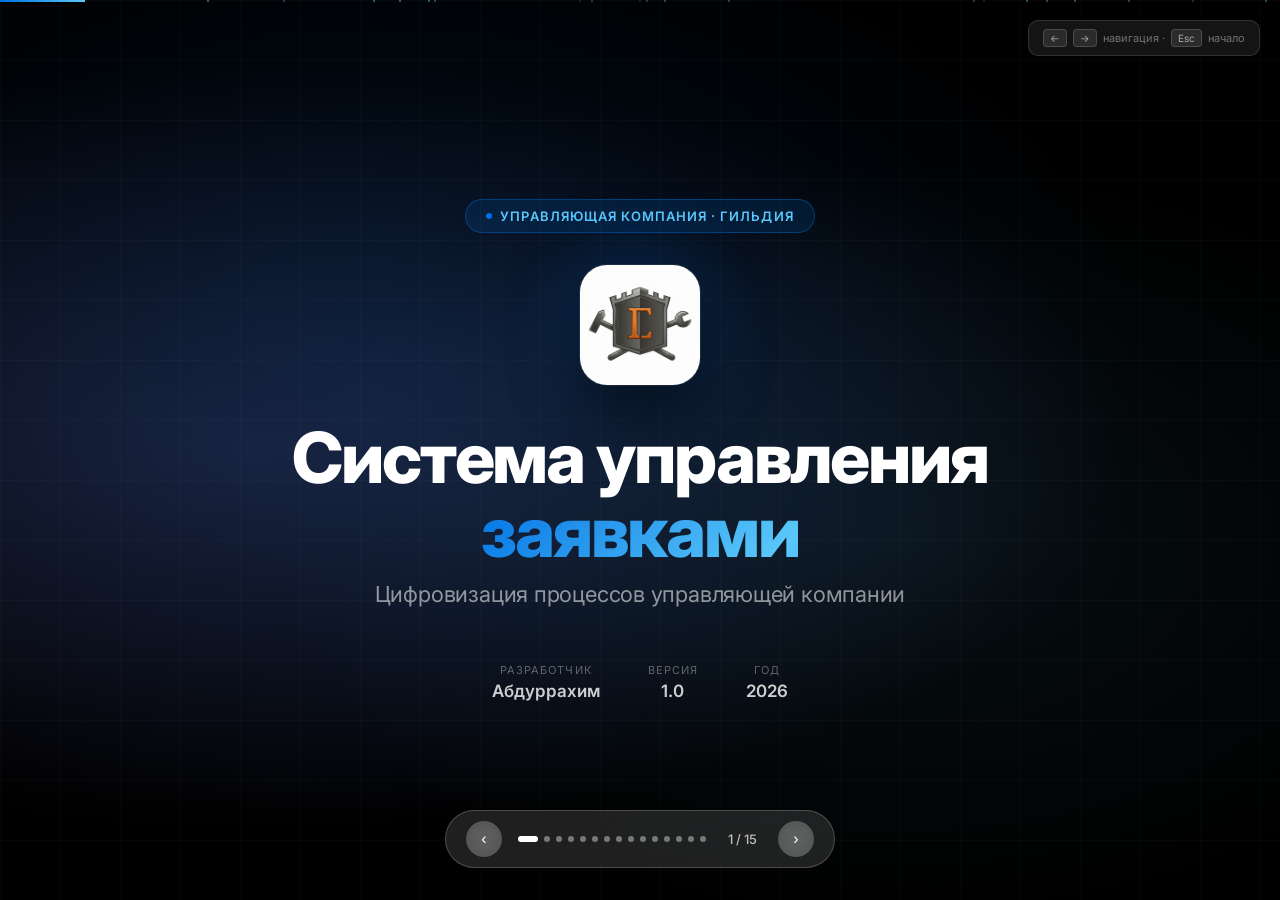
<file: about.html>
<!DOCTYPE html>
<html lang="ru">
<head>
<meta charset="UTF-8">
<meta name="viewport" content="width=device-width, initial-scale=1.0">
<title>Система управления заявками — Гильдия</title>
<style>
  @import url('https://fonts.googleapis.com/css2?family=Inter:wght@300;400;500;600;700;800;900&display=swap');

  :root {
    --apple-blue: #0071e3;
    --apple-dark: #1d1d1f;
    --apple-gray: #6e6e73;
    --apple-light: #f5f5f7;
    --apple-white: #ffffff;
    --apple-green: #30d158;
    --apple-red: #ff3b30;
    --apple-orange: #ff9500;
    --apple-purple: #bf5af2;
    --apple-teal: #5ac8fa;
    --slide-width: 100vw;
    --slide-height: 100vh;
  }

  * {
    margin: 0;
    padding: 0;
    box-sizing: border-box;
  }

  body {
    font-family: 'Inter', -apple-system, BlinkMacSystemFont, 'SF Pro Display', sans-serif;
    background: #000;
    overflow: hidden;
    color: var(--apple-dark);
  }

  /* ─── ПРЕЗЕНТАЦИЯ ─── */
  .presentation {
    width: 100vw;
    height: 100vh;
    position: relative;
    overflow: hidden;
  }

  .slides-wrapper {
    display: flex;
    width: calc(100vw * 15);
    height: 100vh;
    transition: transform 0.7s cubic-bezier(0.77, 0, 0.175, 1);
  }

  .slide {
    width: 100vw;
    height: 100vh;
    flex-shrink: 0;
    display: flex;
    align-items: center;
    justify-content: center;
    position: relative;
    overflow: hidden;
  }

  /* ─── НАВИГАЦИЯ ─── */
  .nav {
    position: fixed;
    bottom: 32px;
    left: 50%;
    transform: translateX(-50%);
    display: flex;
    align-items: center;
    gap: 16px;
    z-index: 1000;
    background: rgba(255,255,255,0.12);
    backdrop-filter: blur(20px);
    -webkit-backdrop-filter: blur(20px);
    border: 1px solid rgba(255,255,255,0.2);
    border-radius: 50px;
    padding: 10px 20px;
  }

  .nav-btn {
    width: 36px;
    height: 36px;
    border-radius: 50%;
    border: none;
    background: rgba(255,255,255,0.2);
    color: white;
    font-size: 16px;
    cursor: pointer;
    display: flex;
    align-items: center;
    justify-content: center;
    transition: all 0.2s;
    backdrop-filter: blur(10px);
  }

  .nav-btn:hover {
    background: rgba(255,255,255,0.35);
    transform: scale(1.1);
  }

  .nav-dots {
    display: flex;
    gap: 6px;
    align-items: center;
  }

  .nav-dot {
    width: 6px;
    height: 6px;
    border-radius: 50%;
    background: rgba(255,255,255,0.4);
    cursor: pointer;
    transition: all 0.3s;
  }

  .nav-dot.active {
    background: white;
    width: 20px;
    border-radius: 3px;
  }

  .slide-counter {
    color: rgba(255,255,255,0.7);
    font-size: 13px;
    font-weight: 500;
    min-width: 40px;
    text-align: center;
  }

  /* ─── ПРОГРЕСС ─── */
  .progress-bar {
    position: fixed;
    top: 0;
    left: 0;
    height: 2px;
    background: linear-gradient(90deg, #0071e3, #5ac8fa);
    transition: width 0.7s cubic-bezier(0.77, 0, 0.175, 1);
    z-index: 1000;
  }

  /* ══════════════════════════════════════
     СЛАЙД 1 — ОБЛОЖКА
  ══════════════════════════════════════ */
  .slide-1 {
    background: radial-gradient(ellipse at 20% 50%, #1a1a2e 0%, #000000 60%),
                radial-gradient(ellipse at 80% 20%, #0a0a2e 0%, transparent 50%);
    background-color: #000;
  }

  .slide-1::before {
    content: '';
    position: absolute;
    inset: 0;
    background:
      radial-gradient(ellipse at 30% 40%, rgba(0,113,227,0.15) 0%, transparent 60%),
      radial-gradient(ellipse at 70% 60%, rgba(90,200,250,0.08) 0%, transparent 50%);
  }

  .s1-grid {
    position: absolute;
    inset: 0;
    background-image:
      linear-gradient(rgba(255,255,255,0.02) 1px, transparent 1px),
      linear-gradient(90deg, rgba(255,255,255,0.02) 1px, transparent 1px);
    background-size: 60px 60px;
  }

  .s1-content {
    position: relative;
    z-index: 2;
    text-align: center;
    display: flex;
    flex-direction: column;
    align-items: center;
    gap: 0;
  }

  .s1-badge {
    display: inline-flex;
    align-items: center;
    gap: 8px;
    background: rgba(0,113,227,0.15);
    border: 1px solid rgba(0,113,227,0.4);
    border-radius: 50px;
    padding: 8px 20px;
    margin-bottom: 32px;
    animation: fadeInDown 0.8s ease;
  }

  .s1-badge-dot {
    width: 6px;
    height: 6px;
    border-radius: 50%;
    background: var(--apple-blue);
    animation: pulse 2s infinite;
  }

  .s1-badge span {
    color: #5ac8fa;
    font-size: 13px;
    font-weight: 600;
    letter-spacing: 0.08em;
    text-transform: uppercase;
  }

  .s1-logo-wrap {
    width: 120px;
    height: 120px;
    border-radius: 27px;
    overflow: hidden;
    margin-bottom: 36px;
    box-shadow: 0 0 0 1px rgba(255,255,255,0.08),
                0 30px 60px rgba(0,0,0,0.6),
                0 0 80px rgba(0,113,227,0.3);
    animation: fadeInScale 0.9s ease 0.2s both;
  }

  .s1-logo-wrap img {
    width: 100%;
    height: 100%;
    object-fit: cover;
  }

  .s1-title {
    font-size: clamp(36px, 5.5vw, 72px);
    font-weight: 800;
    color: white;
    letter-spacing: -0.03em;
    line-height: 1.05;
    margin-bottom: 12px;
    animation: fadeInUp 0.8s ease 0.3s both;
  }

  .s1-title span {
    background: linear-gradient(135deg, #0071e3, #5ac8fa, #0071e3);
    background-size: 200% auto;
    -webkit-background-clip: text;
    -webkit-text-fill-color: transparent;
    background-clip: text;
    animation: gradientShift 4s linear infinite;
  }

  .s1-sub {
    font-size: clamp(16px, 2vw, 22px);
    color: rgba(255,255,255,0.55);
    font-weight: 400;
    letter-spacing: -0.01em;
    margin-bottom: 56px;
    animation: fadeInUp 0.8s ease 0.4s both;
  }

  .s1-meta {
    display: flex;
    gap: 48px;
    animation: fadeInUp 0.8s ease 0.5s both;
  }

  .s1-meta-item {
    text-align: center;
  }

  .s1-meta-label {
    font-size: 11px;
    color: rgba(255,255,255,0.35);
    text-transform: uppercase;
    letter-spacing: 0.1em;
    margin-bottom: 4px;
  }

  .s1-meta-value {
    font-size: 17px;
    color: rgba(255,255,255,0.8);
    font-weight: 600;
  }

  .s1-particles {
    position: absolute;
    inset: 0;
    pointer-events: none;
  }

  .particle {
    position: absolute;
    width: 2px;
    height: 2px;
    background: rgba(90,200,250,0.6);
    border-radius: 50%;
    animation: float linear infinite;
  }

  /* ══════════════════════════════════════
     СЛАЙД 2 — ПРОБЛЕМА
  ══════════════════════════════════════ */
  .slide-2 {
    background: linear-gradient(135deg, #0f0f0f 0%, #1a0a0a 100%);
  }

  .s2-content {
    width: 90%;
    max-width: 1100px;
    position: relative;
    z-index: 2;
  }

  .slide-tag {
    display: inline-flex;
    align-items: center;
    gap: 8px;
    padding: 6px 16px;
    border-radius: 50px;
    font-size: 12px;
    font-weight: 700;
    letter-spacing: 0.08em;
    text-transform: uppercase;
    margin-bottom: 20px;
  }

  .tag-red { background: rgba(255,59,48,0.15); color: #ff3b30; border: 1px solid rgba(255,59,48,0.3); }
  .tag-green { background: rgba(48,209,88,0.15); color: #30d158; border: 1px solid rgba(48,209,88,0.3); }
  .tag-blue { background: rgba(0,113,227,0.15); color: #5ac8fa; border: 1px solid rgba(0,113,227,0.3); }
  .tag-purple { background: rgba(191,90,242,0.15); color: #bf5af2; border: 1px solid rgba(191,90,242,0.3); }
  .tag-orange { background: rgba(255,149,0,0.15); color: #ff9500; border: 1px solid rgba(255,149,0,0.3); }

  .slide-heading {
    font-size: clamp(28px, 4vw, 52px);
    font-weight: 800;
    color: white;
    letter-spacing: -0.03em;
    line-height: 1.1;
    margin-bottom: 40px;
  }

  .flow-grid {
    display: grid;
    grid-template-columns: 1fr 1fr;
    gap: 16px;
    margin-bottom: 32px;
  }

  .flow-card {
    background: rgba(255,255,255,0.04);
    border: 1px solid rgba(255,255,255,0.08);
    border-radius: 16px;
    padding: 20px 24px;
    display: flex;
    align-items: center;
    gap: 16px;
    transition: all 0.3s;
  }

  .flow-card:hover {
    background: rgba(255,255,255,0.07);
    border-color: rgba(255,59,48,0.3);
    transform: translateY(-2px);
  }

  .flow-icon {
    width: 44px;
    height: 44px;
    border-radius: 12px;
    display: flex;
    align-items: center;
    justify-content: center;
    font-size: 20px;
    flex-shrink: 0;
    background: rgba(255,59,48,0.12);
  }

  .flow-text {
    flex: 1;
  }

  .flow-from {
    font-size: 14px;
    font-weight: 600;
    color: rgba(255,255,255,0.85);
    margin-bottom: 4px;
  }

  .flow-arrow-label {
    display: flex;
    align-items: center;
    gap: 8px;
    font-size: 12px;
    color: rgba(255,59,48,0.8);
  }

  .flow-to {
    color: rgba(255,255,255,0.45);
  }

  .problems-row {
    display: flex;
    gap: 12px;
    flex-wrap: wrap;
  }

  .problem-chip {
    display: flex;
    align-items: center;
    gap: 8px;
    background: rgba(255,59,48,0.08);
    border: 1px solid rgba(255,59,48,0.2);
    border-radius: 50px;
    padding: 8px 16px;
    font-size: 13px;
    color: rgba(255,255,255,0.75);
    font-weight: 500;
  }

  .problem-chip .chip-icon { font-size: 15px; }

  /* ══════════════════════════════════════
     СЛАЙД 3 — РЕШЕНИЕ
  ══════════════════════════════════════ */
  .slide-3 {
    background: linear-gradient(135deg, #000d0a 0%, #001a0e 100%);
  }

  .s3-content {
    width: 90%;
    max-width: 1100px;
    position: relative;
    z-index: 2;
  }

  .solution-flow {
    display: flex;
    align-items: stretch;
    gap: 0;
    margin-bottom: 32px;
  }

  .sol-step {
    flex: 1;
    background: rgba(48,209,88,0.06);
    border: 1px solid rgba(48,209,88,0.15);
    border-radius: 16px;
    padding: 20px;
    text-align: center;
    position: relative;
    transition: all 0.3s;
  }

  .sol-step:hover {
    background: rgba(48,209,88,0.1);
    transform: translateY(-4px);
    box-shadow: 0 20px 40px rgba(48,209,88,0.1);
  }

  .sol-step-num {
    width: 32px;
    height: 32px;
    border-radius: 50%;
    background: rgba(48,209,88,0.2);
    border: 1px solid rgba(48,209,88,0.4);
    color: #30d158;
    font-size: 14px;
    font-weight: 700;
    display: flex;
    align-items: center;
    justify-content: center;
    margin: 0 auto 12px;
  }

  .sol-step-emoji { font-size: 24px; margin-bottom: 8px; }

  .sol-step-title {
    font-size: 13px;
    font-weight: 700;
    color: rgba(255,255,255,0.9);
    margin-bottom: 6px;
  }

  .sol-step-desc {
    font-size: 12px;
    color: rgba(255,255,255,0.45);
    line-height: 1.5;
  }

  .sol-arrow {
    display: flex;
    align-items: center;
    padding: 0 8px;
    color: rgba(48,209,88,0.5);
    font-size: 20px;
    flex-shrink: 0;
  }

  .results-grid {
    display: grid;
    grid-template-columns: repeat(4, 1fr);
    gap: 12px;
  }

  .result-card {
    background: rgba(48,209,88,0.06);
    border: 1px solid rgba(48,209,88,0.15);
    border-radius: 14px;
    padding: 16px;
    text-align: center;
  }

  .result-icon { font-size: 22px; margin-bottom: 8px; }

  .result-text {
    font-size: 12px;
    color: rgba(255,255,255,0.6);
    line-height: 1.4;
  }

  /* ══════════════════════════════════════
     СЛАЙДЫ 4–6 — КАБИНЕТЫ
  ══════════════════════════════════════ */
  .slide-4 { background: linear-gradient(135deg, #000510 0%, #000a1e 100%); }
  .slide-5 { background: linear-gradient(135deg, #050010 0%, #0a001e 100%); }
  .slide-6 { background: linear-gradient(135deg, #050500 0%, #1a1000 100%); }

  .cabinet-content {
    width: 90%;
    max-width: 1100px;
    display: grid;
    grid-template-columns: 1fr 1.2fr;
    gap: 48px;
    align-items: center;
  }

  .cabinet-left {}
  .cabinet-right {}

  .cabinet-phone {
    width: 240px;
    height: 480px;
    background: #1c1c1e;
    border-radius: 40px;
    border: 1px solid rgba(255,255,255,0.12);
    box-shadow:
      0 0 0 8px #000,
      0 0 0 9px rgba(255,255,255,0.06),
      0 40px 80px rgba(0,0,0,0.8),
      inset 0 1px 0 rgba(255,255,255,0.08);
    margin: 0 auto;
    position: relative;
    overflow: hidden;
    display: flex;
    flex-direction: column;
  }

  .phone-notch {
    width: 80px;
    height: 24px;
    background: #000;
    border-radius: 0 0 16px 16px;
    margin: 0 auto 16px;
    flex-shrink: 0;
  }

  .phone-screen {
    flex: 1;
    padding: 0 12px 12px;
    display: flex;
    flex-direction: column;
    gap: 8px;
    overflow: hidden;
  }

  .phone-header {
    display: flex;
    align-items: center;
    justify-content: space-between;
    padding: 4px 0 8px;
    border-bottom: 1px solid rgba(255,255,255,0.06);
  }

  .phone-title {
    font-size: 11px;
    font-weight: 700;
    color: rgba(255,255,255,0.8);
  }

  .phone-avatar {
    width: 22px;
    height: 22px;
    border-radius: 50%;
    display: flex;
    align-items: center;
    justify-content: center;
    font-size: 10px;
  }

  .phone-card {
    background: rgba(255,255,255,0.06);
    border-radius: 10px;
    padding: 10px;
    border: 1px solid rgba(255,255,255,0.06);
  }

  .phone-card-title {
    font-size: 9px;
    font-weight: 700;
    color: rgba(255,255,255,0.5);
    text-transform: uppercase;
    letter-spacing: 0.06em;
    margin-bottom: 6px;
  }

  .phone-row {
    display: flex;
    align-items: center;
    gap: 6px;
    margin-bottom: 4px;
  }

  .phone-dot {
    width: 5px;
    height: 5px;
    border-radius: 50%;
    flex-shrink: 0;
  }

  .phone-label {
    font-size: 9px;
    color: rgba(255,255,255,0.6);
    flex: 1;
  }

  .phone-status {
    font-size: 8px;
    padding: 2px 6px;
    border-radius: 4px;
    font-weight: 600;
  }

  .phone-btn {
    background: rgba(0,113,227,0.4);
    border-radius: 6px;
    padding: 6px;
    text-align: center;
    font-size: 9px;
    color: rgba(255,255,255,0.8);
    font-weight: 600;
    margin-top: 6px;
  }

  .feature-list {
    display: flex;
    flex-direction: column;
    gap: 12px;
  }

  .feature-group {
    background: rgba(255,255,255,0.03);
    border: 1px solid rgba(255,255,255,0.07);
    border-radius: 14px;
    padding: 16px 20px;
  }

  .feature-group-title {
    font-size: 13px;
    font-weight: 700;
    color: rgba(255,255,255,0.85);
    margin-bottom: 10px;
    display: flex;
    align-items: center;
    gap: 8px;
  }

  .feature-group-icon {
    width: 20px;
    height: 20px;
    border-radius: 6px;
    display: flex;
    align-items: center;
    justify-content: center;
    font-size: 10px;
  }

  .feature-item {
    display: flex;
    align-items: flex-start;
    gap: 8px;
    margin-bottom: 6px;
    font-size: 12px;
    color: rgba(255,255,255,0.5);
    line-height: 1.4;
  }

  .feature-item::before {
    content: '·';
    color: rgba(255,255,255,0.25);
    flex-shrink: 0;
    margin-top: 0px;
  }

  /* ══════════════════════════════════════
     СЛАЙД 7 — PUSH
  ══════════════════════════════════════ */
  .slide-7 {
    background: linear-gradient(135deg, #000510 0%, #05000f 100%);
  }

  .push-content {
    width: 90%;
    max-width: 1000px;
  }

  .push-timeline {
    display: flex;
    align-items: center;
    gap: 0;
    margin: 32px 0;
    background: rgba(255,255,255,0.03);
    border: 1px solid rgba(255,255,255,0.07);
    border-radius: 20px;
    padding: 28px 32px;
  }

  .push-step {
    flex: 1;
    text-align: center;
  }

  .push-step-icon {
    font-size: 32px;
    margin-bottom: 10px;
  }

  .push-step-label {
    font-size: 13px;
    font-weight: 700;
    color: white;
    margin-bottom: 6px;
  }

  .push-step-time {
    display: inline-block;
    background: rgba(0,113,227,0.2);
    border: 1px solid rgba(0,113,227,0.4);
    border-radius: 50px;
    padding: 3px 12px;
    font-size: 11px;
    color: #5ac8fa;
    font-weight: 700;
  }

  .push-step-desc {
    font-size: 11px;
    color: rgba(255,255,255,0.4);
    margin-top: 6px;
    line-height: 1.4;
  }

  .push-arrow {
    font-size: 20px;
    color: rgba(0,113,227,0.5);
    padding: 0 12px;
    flex-shrink: 0;
  }

  .push-features {
    display: grid;
    grid-template-columns: repeat(5, 1fr);
    gap: 12px;
  }

  .push-feat {
    background: rgba(255,255,255,0.03);
    border: 1px solid rgba(255,255,255,0.07);
    border-radius: 14px;
    padding: 16px 12px;
    text-align: center;
    transition: all 0.3s;
  }

  .push-feat:hover {
    background: rgba(0,113,227,0.08);
    border-color: rgba(0,113,227,0.2);
    transform: translateY(-3px);
  }

  .push-feat-icon { font-size: 22px; margin-bottom: 8px; }

  .push-feat-text {
    font-size: 11px;
    color: rgba(255,255,255,0.5);
    line-height: 1.4;
  }

  /* ══════════════════════════════════════
     СЛАЙД 8 — ТЕХНОЛОГИИ
  ══════════════════════════════════════ */
  .slide-8 {
    background: linear-gradient(135deg, #000510 0%, #000d20 100%);
  }

  .tech-content {
    width: 90%;
    max-width: 1100px;
  }

  .tech-diagram {
    display: flex;
    flex-direction: column;
    align-items: center;
    gap: 20px;
    margin: 28px 0;
  }

  .tech-row {
    display: flex;
    gap: 16px;
    align-items: center;
    justify-content: center;
    width: 100%;
  }

  .tech-box {
    background: rgba(255,255,255,0.04);
    border: 1px solid rgba(255,255,255,0.1);
    border-radius: 16px;
    padding: 16px 20px;
    text-align: center;
    transition: all 0.3s;
  }

  .tech-box:hover {
    transform: translateY(-3px);
    box-shadow: 0 20px 40px rgba(0,0,0,0.4);
  }

  .tech-box-wide {
    flex: 1;
    max-width: 600px;
  }

  .tech-box-half {
    flex: 1;
  }

  .tech-box-icon { font-size: 28px; margin-bottom: 8px; }

  .tech-box-title {
    font-size: 14px;
    font-weight: 700;
    color: white;
    margin-bottom: 4px;
  }

  .tech-box-desc {
    font-size: 11px;
    color: rgba(255,255,255,0.4);
    line-height: 1.5;
  }

  .tech-app-row {
    display: flex;
    gap: 12px;
    justify-content: center;
    margin-bottom: 8px;
  }

  .tech-app-chip {
    padding: 6px 14px;
    border-radius: 8px;
    font-size: 11px;
    font-weight: 700;
    color: white;
  }

  .tech-connector {
    color: rgba(255,255,255,0.2);
    font-size: 20px;
    text-align: center;
  }

  .tech-perks {
    display: grid;
    grid-template-columns: repeat(4, 1fr);
    gap: 12px;
  }

  .tech-perk {
    background: rgba(255,255,255,0.03);
    border: 1px solid rgba(255,255,255,0.07);
    border-radius: 12px;
    padding: 14px;
    text-align: center;
  }

  .tech-perk-icon { font-size: 20px; margin-bottom: 6px; }

  .tech-perk-text {
    font-size: 11px;
    color: rgba(255,255,255,0.5);
    line-height: 1.4;
  }

  /* ══════════════════════════════════════
     СЛАЙД 9 — БЕЗОПАСНОСТЬ
  ══════════════════════════════════════ */
  .slide-9 {
    background: linear-gradient(135deg, #030008 0%, #08001a 100%);
  }

  .security-content {
    width: 90%;
    max-width: 1000px;
  }

  .security-grid {
    display: grid;
    grid-template-columns: repeat(3, 1fr);
    gap: 16px;
    margin-top: 28px;
  }

  .security-card {
    background: rgba(191,90,242,0.05);
    border: 1px solid rgba(191,90,242,0.15);
    border-radius: 20px;
    padding: 24px;
    transition: all 0.3s;
  }

  .security-card:hover {
    background: rgba(191,90,242,0.09);
    border-color: rgba(191,90,242,0.3);
    transform: translateY(-4px);
    box-shadow: 0 20px 40px rgba(191,90,242,0.1);
  }

  .security-card-icon {
    width: 48px;
    height: 48px;
    border-radius: 14px;
    background: rgba(191,90,242,0.15);
    display: flex;
    align-items: center;
    justify-content: center;
    font-size: 22px;
    margin-bottom: 16px;
  }

  .security-card-title {
    font-size: 16px;
    font-weight: 700;
    color: white;
    margin-bottom: 12px;
  }

  .security-item {
    display: flex;
    align-items: flex-start;
    gap: 8px;
    margin-bottom: 8px;
    font-size: 12px;
    color: rgba(255,255,255,0.5);
    line-height: 1.5;
  }

  .security-check {
    color: #bf5af2;
    flex-shrink: 0;
    margin-top: 1px;
    font-size: 11px;
  }

  /* ══════════════════════════════════════
     СЛАЙД 10 — УСТАНОВКА
  ══════════════════════════════════════ */
  .slide-10 {
    background: linear-gradient(135deg, #001510 0%, #001a18 100%);
  }

  .install-content {
    width: 90%;
    max-width: 900px;
    text-align: center;
  }

  .install-subtitle {
    font-size: 16px;
    color: rgba(255,255,255,0.5);
    margin-bottom: 40px;
  }

  .install-steps {
    display: flex;
    align-items: center;
    gap: 0;
    justify-content: center;
    margin-bottom: 40px;
  }

  .install-step {
    background: rgba(48,209,88,0.06);
    border: 1px solid rgba(48,209,88,0.15);
    border-radius: 20px;
    padding: 28px 32px;
    text-align: center;
    flex: 1;
    transition: all 0.3s;
  }

  .install-step:hover {
    background: rgba(48,209,88,0.1);
    transform: translateY(-4px);
    box-shadow: 0 20px 40px rgba(48,209,88,0.1);
  }

  .install-step-num {
    width: 36px;
    height: 36px;
    border-radius: 50%;
    background: rgba(48,209,88,0.2);
    border: 1px solid rgba(48,209,88,0.4);
    color: #30d158;
    font-size: 16px;
    font-weight: 800;
    display: flex;
    align-items: center;
    justify-content: center;
    margin: 0 auto 12px;
  }

  .install-step-emoji { font-size: 32px; margin-bottom: 10px; }

  .install-step-title {
    font-size: 15px;
    font-weight: 700;
    color: white;
    margin-bottom: 6px;
  }

  .install-step-desc {
    font-size: 12px;
    color: rgba(255,255,255,0.4);
    line-height: 1.5;
  }

  .install-arrow {
    font-size: 24px;
    color: rgba(48,209,88,0.4);
    padding: 0 12px;
    flex-shrink: 0;
  }

  .install-perks {
    display: flex;
    gap: 12px;
    justify-content: center;
    flex-wrap: wrap;
  }

  .install-perk {
    display: flex;
    align-items: center;
    gap: 6px;
    background: rgba(48,209,88,0.08);
    border: 1px solid rgba(48,209,88,0.2);
    border-radius: 50px;
    padding: 8px 16px;
    font-size: 12px;
    color: rgba(255,255,255,0.7);
    font-weight: 500;
  }

  .install-perk-dot { color: #30d158; font-weight: 700; }

  /* ══════════════════════════════════════
     СЛАЙД 11 — ТЕСТИРОВАНИЕ
  ══════════════════════════════════════ */
  .slide-11 {
    background: linear-gradient(135deg, #000a05 0%, #001a0a 100%);
  }

  .test-content {
    width: 90%;
    max-width: 1100px;
  }

  .test-grid {
    display: grid;
    grid-template-columns: repeat(3, 1fr);
    gap: 16px;
    margin-top: 24px;
  }

  .test-section {
    background: rgba(255,255,255,0.03);
    border: 1px solid rgba(255,255,255,0.07);
    border-radius: 16px;
    padding: 20px;
    overflow: hidden;
  }

  .test-section-title {
    font-size: 11px;
    font-weight: 700;
    color: rgba(255,255,255,0.4);
    text-transform: uppercase;
    letter-spacing: 0.08em;
    margin-bottom: 14px;
    padding-bottom: 10px;
    border-bottom: 1px solid rgba(255,255,255,0.06);
  }

  .test-row {
    display: flex;
    align-items: center;
    justify-content: space-between;
    padding: 6px 0;
    border-bottom: 1px solid rgba(255,255,255,0.04);
  }

  .test-row:last-child { border-bottom: none; }

  .test-label {
    font-size: 12px;
    color: rgba(255,255,255,0.6);
    flex: 1;
    line-height: 1.3;
  }

  .test-result {
    display: flex;
    align-items: center;
    gap: 4px;
    font-size: 11px;
    font-weight: 700;
    color: #30d158;
    flex-shrink: 0;
    margin-left: 8px;
  }

  .test-checkmark {
    width: 16px;
    height: 16px;
    border-radius: 50%;
    background: rgba(48,209,88,0.2);
    display: flex;
    align-items: center;
    justify-content: center;
    font-size: 9px;
    color: #30d158;
  }

  /* ══════════════════════════════════════
     СЛАЙД 12 — ЭКОНОМИКА
  ══════════════════════════════════════ */
  .slide-12 {
    background: linear-gradient(135deg, #030a00 0%, #081500 100%);
  }

  .econ-content {
    width: 90%;
    max-width: 1100px;
  }

  .comparison-table {
    width: 100%;
    border-collapse: separate;
    border-spacing: 0;
    margin: 24px 0;
    border-radius: 16px;
    overflow: hidden;
    border: 1px solid rgba(255,255,255,0.08);
  }

  .comparison-table th {
    padding: 14px 20px;
    font-size: 12px;
    font-weight: 700;
    text-transform: uppercase;
    letter-spacing: 0.06em;
    text-align: left;
  }

  .comparison-table th:first-child {
    background: rgba(255,255,255,0.04);
    color: rgba(255,255,255,0.4);
  }

  .comparison-table th.before-col {
    background: rgba(255,59,48,0.08);
    color: #ff3b30;
    text-align: center;
  }

  .comparison-table th.after-col {
    background: rgba(48,209,88,0.08);
    color: #30d158;
    text-align: center;
  }

  .comparison-table td {
    padding: 12px 20px;
    font-size: 13px;
    border-top: 1px solid rgba(255,255,255,0.05);
  }

  .comparison-table td:first-child {
    background: rgba(255,255,255,0.02);
    color: rgba(255,255,255,0.6);
    font-weight: 500;
  }

  .comparison-table td.before-val {
    background: rgba(255,59,48,0.04);
    color: rgba(255,59,48,0.8);
    text-align: center;
    font-weight: 600;
  }

  .comparison-table td.after-val {
    background: rgba(48,209,88,0.04);
    color: #30d158;
    text-align: center;
    font-weight: 600;
  }

  .savings-card {
    background: rgba(48,209,88,0.06);
    border: 1px solid rgba(48,209,88,0.2);
    border-radius: 16px;
    padding: 20px 24px;
    display: flex;
    align-items: center;
    justify-content: space-between;
    gap: 24px;
  }

  .savings-formula {
    font-size: 13px;
    color: rgba(255,255,255,0.5);
    line-height: 1.8;
  }

  .savings-formula strong { color: white; }

  .savings-highlight {
    text-align: center;
  }

  .savings-amount {
    font-size: 36px;
    font-weight: 800;
    color: #30d158;
    letter-spacing: -0.03em;
    line-height: 1;
  }

  .savings-period {
    font-size: 12px;
    color: rgba(255,255,255,0.4);
    margin-top: 4px;
  }

  /* ══════════════════════════════════════
     СЛАЙД 13 — МАСШТАБИРОВАНИЕ
  ══════════════════════════════════════ */
  .slide-13 {
    background: linear-gradient(135deg, #000510 0%, #000d20 100%);
  }

  .scale-content {
    width: 90%;
    max-width: 1100px;
  }

  .roadmap-grid {
    display: grid;
    grid-template-columns: repeat(3, 1fr);
    gap: 16px;
    margin-top: 28px;
  }

  .roadmap-card {
    border-radius: 20px;
    padding: 24px;
    border: 1px solid;
    transition: all 0.3s;
    position: relative;
    overflow: hidden;
  }

  .roadmap-card::before {
    content: '';
    position: absolute;
    top: 0;
    left: 0;
    right: 0;
    height: 2px;
  }

  .roadmap-card:hover {
    transform: translateY(-4px);
  }

  .rc-2 {
    background: rgba(0,113,227,0.05);
    border-color: rgba(0,113,227,0.2);
  }
  .rc-2::before { background: linear-gradient(90deg, #0071e3, #5ac8fa); }
  .rc-2:hover { box-shadow: 0 20px 40px rgba(0,113,227,0.15); }

  .rc-3 {
    background: rgba(48,209,88,0.05);
    border-color: rgba(48,209,88,0.2);
  }
  .rc-3::before { background: linear-gradient(90deg, #30d158, #5ac8fa); }
  .rc-3:hover { box-shadow: 0 20px 40px rgba(48,209,88,0.15); }

  .rc-4 {
    background: rgba(191,90,242,0.05);
    border-color: rgba(191,90,242,0.2);
  }
  .rc-4::before { background: linear-gradient(90deg, #bf5af2, #ff375f); }
  .rc-4:hover { box-shadow: 0 20px 40px rgba(191,90,242,0.15); }

  .roadmap-phase {
    font-size: 11px;
    font-weight: 700;
    text-transform: uppercase;
    letter-spacing: 0.08em;
    margin-bottom: 8px;
  }

  .roadmap-title {
    font-size: 18px;
    font-weight: 800;
    color: white;
    margin-bottom: 16px;
    line-height: 1.2;
  }

  .roadmap-item {
    display: flex;
    align-items: flex-start;
    gap: 8px;
    margin-bottom: 8px;
    font-size: 12px;
    color: rgba(255,255,255,0.5);
    line-height: 1.4;
  }

  .roadmap-dot {
    width: 4px;
    height: 4px;
    border-radius: 50%;
    margin-top: 5px;
    flex-shrink: 0;
  }

  /* ══════════════════════════════════════
     СЛАЙД 14 — СТОИМОСТЬ
  ══════════════════════════════════════ */
  .slide-14 {
    background: linear-gradient(135deg, #000510 0%, #020020 100%);
  }

  .pricing-content {
    width: 90%;
    max-width: 900px;
    text-align: center;
  }

  .pricing-card {
    background: rgba(255,255,255,0.04);
    border: 1px solid rgba(255,255,255,0.1);
    border-radius: 28px;
    padding: 40px;
    margin: 28px 0;
    position: relative;
    overflow: hidden;
  }

  .pricing-card::before {
    content: '';
    position: absolute;
    top: 0;
    left: 0;
    right: 0;
    height: 2px;
    background: linear-gradient(90deg, #0071e3, #5ac8fa, #bf5af2);
  }

  .pricing-main {
    display: flex;
    align-items: center;
    justify-content: space-between;
    gap: 40px;
    text-align: left;
  }

  .pricing-includes {
    flex: 1;
  }

  .pricing-includes-title {
    font-size: 12px;
    font-weight: 700;
    color: rgba(255,255,255,0.4);
    text-transform: uppercase;
    letter-spacing: 0.08em;
    margin-bottom: 14px;
  }

  .pricing-include-item {
    display: flex;
    align-items: center;
    gap: 10px;
    margin-bottom: 8px;
    font-size: 13px;
    color: rgba(255,255,255,0.7);
  }

  .pricing-check {
    width: 18px;
    height: 18px;
    border-radius: 50%;
    background: rgba(0,113,227,0.2);
    display: flex;
    align-items: center;
    justify-content: center;
    font-size: 10px;
    color: #5ac8fa;
    flex-shrink: 0;
  }

  .pricing-cta {
    text-align: center;
    flex-shrink: 0;
  }

  .pricing-price {
    font-size: 56px;
    font-weight: 900;
    color: white;
    letter-spacing: -0.03em;
    line-height: 1;
    margin-bottom: 4px;
  }

  .pricing-currency {
    font-size: 24px;
    font-weight: 600;
    color: rgba(255,255,255,0.5);
    vertical-align: super;
  }

  .pricing-label {
    font-size: 12px;
    color: rgba(255,255,255,0.3);
    margin-bottom: 16px;
  }

  .pricing-btn {
    display: inline-block;
    background: linear-gradient(135deg, #0071e3, #5ac8fa);
    color: white;
    font-size: 14px;
    font-weight: 700;
    padding: 12px 28px;
    border-radius: 50px;
    cursor: pointer;
    transition: all 0.3s;
    box-shadow: 0 10px 30px rgba(0,113,227,0.3);
  }

  .pricing-btn:hover {
    transform: translateY(-2px);
    box-shadow: 0 16px 40px rgba(0,113,227,0.4);
  }

  .pricing-options {
    display: flex;
    gap: 12px;
    justify-content: center;
  }

  .pricing-option {
    flex: 1;
    background: rgba(255,255,255,0.03);
    border: 1px solid rgba(255,255,255,0.07);
    border-radius: 14px;
    padding: 16px 20px;
    display: flex;
    align-items: center;
    justify-content: space-between;
    text-align: left;
    max-width: 380px;
  }

  .pricing-option-name {
    font-size: 13px;
    color: rgba(255,255,255,0.7);
    font-weight: 500;
  }

  .pricing-option-price {
    font-size: 16px;
    font-weight: 700;
    color: rgba(255,255,255,0.4);
  }

  /* ══════════════════════════════════════
     СЛАЙД 15 — ФИНАЛ
  ══════════════════════════════════════ */
  .slide-15 {
    background: radial-gradient(ellipse at center, #0a0a1e 0%, #000000 70%);
  }

  .slide-15::before {
    content: '';
    position: absolute;
    inset: 0;
    background:
      radial-gradient(ellipse at 25% 50%, rgba(0,113,227,0.12) 0%, transparent 55%),
      radial-gradient(ellipse at 75% 50%, rgba(48,209,88,0.08) 0%, transparent 55%);
  }

  .s15-content {
    position: relative;
    z-index: 2;
    text-align: center;
    max-width: 800px;
    padding: 0 40px;
  }

  .s15-badge {
    display: inline-flex;
    align-items: center;
    gap: 8px;
    background: rgba(48,209,88,0.12);
    border: 1px solid rgba(48,209,88,0.3);
    border-radius: 50px;
    padding: 8px 20px;
    margin-bottom: 36px;
    animation: pulse-border 2s infinite;
  }

  .s15-badge-dot {
    width: 8px;
    height: 8px;
    border-radius: 50%;
    background: #30d158;
    animation: pulse 1.5s infinite;
  }

  .s15-badge span {
    color: #30d158;
    font-size: 13px;
    font-weight: 700;
    letter-spacing: 0.06em;
  }

  .s15-title {
    font-size: clamp(32px, 4.5vw, 58px);
    font-weight: 900;
    color: white;
    letter-spacing: -0.03em;
    line-height: 1.08;
    margin-bottom: 16px;
  }

  .s15-title .highlight {
    background: linear-gradient(135deg, #0071e3, #5ac8fa);
    -webkit-background-clip: text;
    -webkit-text-fill-color: transparent;
    background-clip: text;
  }

  .s15-desc {
    font-size: clamp(14px, 1.8vw, 19px);
    color: rgba(255,255,255,0.5);
    line-height: 1.6;
    margin-bottom: 44px;
    max-width: 600px;
    margin-left: auto;
    margin-right: auto;
  }

  .s15-quote {
    background: rgba(255,255,255,0.04);
    border: 1px solid rgba(255,255,255,0.1);
    border-radius: 20px;
    padding: 28px 36px;
    margin-bottom: 36px;
    position: relative;
  }

  .s15-quote::before {
    content: '"';
    position: absolute;
    top: -10px;
    left: 24px;
    font-size: 60px;
    color: rgba(0,113,227,0.3);
    font-family: serif;
    line-height: 1;
  }

  .s15-quote-text {
    font-size: clamp(14px, 1.6vw, 17px);
    color: rgba(255,255,255,0.75);
    font-style: italic;
    line-height: 1.6;
  }

  .s15-meta {
    font-size: 14px;
    color: rgba(255,255,255,0.3);
  }

  .s15-meta strong { color: rgba(255,255,255,0.6); }

  /* ─── АНИМАЦИИ ─── */
  @keyframes fadeInDown {
    from { opacity: 0; transform: translateY(-20px); }
    to { opacity: 1; transform: translateY(0); }
  }

  @keyframes fadeInUp {
    from { opacity: 0; transform: translateY(20px); }
    to { opacity: 1; transform: translateY(0); }
  }

  @keyframes fadeInScale {
    from { opacity: 0; transform: scale(0.85); }
    to { opacity: 1; transform: scale(1); }
  }

  @keyframes gradientShift {
    0% { background-position: 0% center; }
    100% { background-position: 200% center; }
  }

  @keyframes pulse {
    0%, 100% { opacity: 1; transform: scale(1); }
    50% { opacity: 0.6; transform: scale(0.85); }
  }

  @keyframes pulse-border {
    0%, 100% { box-shadow: 0 0 0 0 rgba(48,209,88,0.2); }
    50% { box-shadow: 0 0 0 6px rgba(48,209,88,0); }
  }

  @keyframes float {
    0% { transform: translateY(100vh) translateX(0); opacity: 0; }
    10% { opacity: 1; }
    90% { opacity: 1; }
    100% { transform: translateY(-100px) translateX(50px); opacity: 0; }
  }

  /* ─── КЛАВИАТУРНАЯ ПОДСКАЗКА ─── */
  .keyboard-hint {
    position: fixed;
    top: 20px;
    right: 20px;
    background: rgba(255,255,255,0.08);
    backdrop-filter: blur(10px);
    border: 1px solid rgba(255,255,255,0.12);
    border-radius: 10px;
    padding: 8px 14px;
    font-size: 11px;
    color: rgba(255,255,255,0.4);
    z-index: 1000;
    display: flex;
    align-items: center;
    gap: 6px;
  }

  kbd {
    background: rgba(255,255,255,0.1);
    border: 1px solid rgba(255,255,255,0.15);
    border-radius: 4px;
    padding: 2px 6px;
    font-size: 10px;
    font-family: inherit;
    color: rgba(255,255,255,0.6);
  }

  /* ─── SLIDE LOGO ─── */
  .slide-logo {
    position: absolute;
    top: 24px;
    left: 28px;
    display: flex;
    align-items: center;
    gap: 10px;
    z-index: 10;
  }

  .slide-logo img {
    width: 28px;
    height: 28px;
    border-radius: 8px;
    opacity: 0.7;
  }

  .slide-logo-text {
    font-size: 12px;
    font-weight: 700;
    color: rgba(255,255,255,0.3);
    letter-spacing: 0.05em;
  }
</style>
</head>
<body>

<div class="presentation">
  <div class="progress-bar" id="progressBar"></div>

  <div class="keyboard-hint">
    <kbd>←</kbd><kbd>→</kbd> навигация · <kbd>Esc</kbd> начало
  </div>

  <div class="slides-wrapper" id="slidesWrapper">

    <!-- ══════════════════════════════════
         СЛАЙД 1 — ОБЛОЖКА
    ══════════════════════════════════ -->
    <div class="slide slide-1">
      <div class="s1-grid"></div>
      <div class="s1-particles" id="particles"></div>

      <div class="s1-content">
        <div class="s1-badge">
          <div class="s1-badge-dot"></div>
          <span>Управляющая компания · Гильдия</span>
        </div>

        <div class="s1-logo-wrap">
          <img src="https://bonetale856-stack.github.io/icon-512.png" alt="Гильдия" onerror="this.style.display='none';this.parentElement.style.background='linear-gradient(135deg,#0071e3,#5ac8fa)';this.parentElement.innerHTML='<div style=\'display:flex;align-items:center;justify-content:center;width:100%;height:100%;font-size:48px\'>🏢</div>'">
        </div>

        <h1 class="s1-title">
          Система управления<br><span>заявками</span>
        </h1>
        <p class="s1-sub">Цифровизация процессов управляющей компании</p>

        <div class="s1-meta">
          <div class="s1-meta-item">
            <div class="s1-meta-label">Разработчик</div>
            <div class="s1-meta-value">Абдуррахим</div>
          </div>
          <div class="s1-meta-item">
            <div class="s1-meta-label">Версия</div>
            <div class="s1-meta-value">1.0</div>
          </div>
          <div class="s1-meta-item">
            <div class="s1-meta-label">Год</div>
            <div class="s1-meta-value">2026</div>
          </div>
        </div>
      </div>
    </div>

    <!-- ══════════════════════════════════
         СЛАЙД 2 — ПРОБЛЕМА
    ══════════════════════════════════ -->
    <div class="slide slide-2">
      <div class="slide-logo">
        <img src="https://bonetale856-stack.github.io/icon-512.png" alt="">
        <span class="slide-logo-text">ГИЛЬДИЯ</span>
      </div>

      <div class="s2-content">
        <div class="slide-tag tag-red">❌ Проблема</div>
        <h2 class="slide-heading">Как это работало <em style="font-style:normal;color:#ff3b30;">ДО</em></h2>

        <div class="flow-grid">
          <div class="flow-card">
            <div class="flow-icon">📞</div>
            <div class="flow-text">
              <div class="flow-from">Жилец звонит</div>
              <div class="flow-arrow-label">→ <span class="flow-to">Диспетчер записывает в тетрадь / Excel</span></div>
            </div>
          </div>
          <div class="flow-card">
            <div class="flow-icon">📱</div>
            <div class="flow-text">
              <div class="flow-from">Диспетчер звонит мастеру</div>
              <div class="flow-arrow-label">→ <span class="flow-to">Мастер может не взять трубку</span></div>
            </div>
          </div>
          <div class="flow-card">
            <div class="flow-icon">👔</div>
            <div class="flow-text">
              <div class="flow-from">Руководитель хочет знать статус</div>
              <div class="flow-arrow-label">→ <span class="flow-to">Звонит диспетчеру и ждёт ответа</span></div>
            </div>
          </div>
          <div class="flow-card">
            <div class="flow-icon">🔧</div>
            <div class="flow-text">
              <div class="flow-from">Мастер выполнил работу</div>
              <div class="flow-arrow-label">→ <span class="flow-to">Пишет на бумаге или в WhatsApp</span></div>
            </div>
          </div>
        </div>

        <div class="problems-row">
          <div class="problem-chip"><span class="chip-icon">📵</span> Потерянные заявки</div>
          <div class="problem-chip"><span class="chip-icon">⏰</span> До 10 мин на одну заявку</div>
          <div class="problem-chip"><span class="chip-icon">📋</span> Бумажная отчётность</div>
          <div class="problem-chip"><span class="chip-icon">😤</span> Нет контроля в реальном времени</div>
          <div class="problem-chip"><span class="chip-icon">💸</span> Неучтённые платные работы</div>
        </div>
      </div>
    </div>

    <!-- ══════════════════════════════════
         СЛАЙД 3 — РЕШЕНИЕ
    ══════════════════════════════════ -->
    <div class="slide slide-3">
      <div class="slide-logo">
        <img src="https://bonetale856-stack.github.io/icon-512.png" alt="">
        <span class="slide-logo-text">ГИЛЬДИЯ</span>
      </div>

      <div class="s3-content">
        <div class="slide-tag tag-green">✅ Решение</div>
        <h2 class="slide-heading">Как это работает <em style="font-style:normal;color:#30d158;">ПОСЛЕ</em></h2>

        <div class="solution-flow">
          <div class="sol-step">
            <div class="sol-step-num">1</div>
            <div class="sol-step-emoji">📞</div>
            <div class="sol-step-title">Жилец сообщает</div>
            <div class="sol-step-desc">Диспетчер создаёт заявку за 30 секунд</div>
          </div>
          <div class="sol-arrow">→</div>
          <div class="sol-step">
            <div class="sol-step-num">2</div>
            <div class="sol-step-emoji">🔔</div>
            <div class="sol-step-title">PUSH мгновенно</div>
            <div class="sol-step-desc">Мастер получает уведомление за 3 секунды</div>
          </div>
          <div class="sol-arrow">→</div>
          <div class="sol-step">
            <div class="sol-step-num">3</div>
            <div class="sol-step-emoji">🔧</div>
            <div class="sol-step-title">Выполняет</div>
            <div class="sol-step-desc">Закрывает заявку с отчётом прямо в приложении</div>
          </div>
          <div class="sol-arrow">→</div>
          <div class="sol-step">
            <div class="sol-step-num">4</div>
            <div class="sol-step-emoji">📊</div>
            <div class="sol-step-title">Контроль онлайн</div>
            <div class="sol-step-desc">Руководитель видит всё в реальном времени</div>
          </div>
        </div>

        <div class="results-grid">
          <div class="result-card">
            <div class="result-icon">✅</div>
            <div class="result-text">Ни одна заявка не теряется</div>
          </div>
          <div class="result-card">
            <div class="result-icon">⚡</div>
            <div class="result-text">Мастер узнаёт за <strong style="color:#30d158;">3 секунды</strong></div>
          </div>
          <div class="result-card">
            <div class="result-icon">📋</div>
            <div class="result-text">Вся отчётность автоматически</div>
          </div>
          <div class="result-card">
            <div class="result-icon">👁</div>
            <div class="result-text">Руководитель контролирует <strong style="color:#30d158;">24/7</strong></div>
          </div>
        </div>
      </div>
    </div>

    <!-- ══════════════════════════════════
         СЛАЙД 4 — КАБИНЕТ ДИСПЕТЧЕРА
    ══════════════════════════════════ -->
    <div class="slide slide-4">
      <div class="slide-logo">
        <img src="https://bonetale856-stack.github.io/icon-512.png" alt="">
        <span class="slide-logo-text">ГИЛЬДИЯ</span>
      </div>

      <div class="cabinet-content">
        <div class="cabinet-left">
          <div class="slide-tag tag-blue">📞 Кабинет диспетчера</div>
          <h2 class="slide-heading" style="font-size:clamp(24px,3.2vw,42px);margin-bottom:20px;">Что видит<br>диспетчер</h2>

          <div class="feature-list">
            <div class="feature-group">
              <div class="feature-group-title">
                <div class="feature-group-icon" style="background:rgba(0,113,227,0.15);">➕</div>
                Создание заявки
              </div>
              <div class="feature-item">Умный поиск адреса из базы</div>
              <div class="feature-item">Описание проблемы</div>
              <div class="feature-item">Назначение мастера из базы</div>
              <div class="feature-item">Кнопка «Отправить»</div>
            </div>
            <div class="feature-group">
              <div class="feature-group-title">
                <div class="feature-group-icon" style="background:rgba(255,149,0,0.15);">📋</div>
                Активные заявки
              </div>
              <div class="feature-item">Список всех открытых заявок</div>
              <div class="feature-item">Кнопки «Изменить» и «Закрыть»</div>
              <div class="feature-item">Может закрыть заявку вместо мастера</div>
            </div>
            <div class="feature-group">
              <div class="feature-group-title">
                <div class="feature-group-icon" style="background:rgba(48,209,88,0.15);">🏆</div>
                Профиль и достижения
              </div>
              <div class="feature-item">Статистика за месяц и всё время</div>
              <div class="feature-item">Система достижений и рангов</div>
            </div>
          </div>
        </div>

        <div class="cabinet-right" style="display:flex;justify-content:center;">
          <div class="cabinet-phone">
            <div class="phone-notch"></div>
            <div class="phone-screen">
              <div class="phone-header">
                <div class="phone-title" style="color:#5ac8fa;">📞 Диспетчер</div>
                <div class="phone-avatar" style="background:rgba(0,113,227,0.2);color:#5ac8fa;">А</div>
              </div>

              <div class="phone-card">
                <div class="phone-card-title">Создать заявку</div>
                <div style="background:rgba(255,255,255,0.06);border-radius:6px;padding:5px 8px;font-size:9px;color:rgba(255,255,255,0.35);margin-bottom:4px;">🔍 Поиск адреса...</div>
                <div style="background:rgba(255,255,255,0.06);border-radius:6px;padding:5px 8px;font-size:9px;color:rgba(255,255,255,0.35);margin-bottom:4px;">📝 Описание проблемы...</div>
                <div style="background:rgba(255,255,255,0.06);border-radius:6px;padding:5px 8px;font-size:9px;color:rgba(255,255,255,0.35);margin-bottom:6px;">👷 Назначить мастера...</div>
                <div class="phone-btn">Отправить заявку →</div>
              </div>

              <div class="phone-card">
                <div class="phone-card-title">Активные заявки (3)</div>
                <div class="phone-row">
                  <div class="phone-dot" style="background:#ff9500;"></div>
                  <div class="phone-label">ул. Ленина, 12 · Кран течёт</div>
                  <div class="phone-status" style="background:rgba(255,149,0,0.15);color:#ff9500;">В работе</div>
                </div>
                <div class="phone-row">
                  <div class="phone-dot" style="background:#0071e3;"></div>
                  <div class="phone-label">пр. Мира, 5 · Нет света</div>
                  <div class="phone-status" style="background:rgba(0,113,227,0.15);color:#5ac8fa;">Новая</div>
                </div>
                <div class="phone-row">
                  <div class="phone-dot" style="background:#ff9500;"></div>
                  <div class="phone-label">ул. Садовая, 3 · Дверь</div>
                  <div class="phone-status" style="background:rgba(255,149,0,0.15);color:#ff9500;">В работе</div>
                </div>
              </div>

              <div class="phone-card">
                <div class="phone-card-title">Мой профиль</div>
                <div class="phone-row">
                  <div class="phone-label">Заявок за месяц</div>
                  <div style="font-size:10px;color:#5ac8fa;font-weight:700;">47</div>
                </div>
                <div class="phone-row">
                  <div class="phone-label">Ранг</div>
                  <div style="font-size:10px;color:#ff9500;font-weight:700;">🥇 Эксперт</div>
                </div>
              </div>
            </div>
          </div>
        </div>
      </div>
    </div>

    <!-- ══════════════════════════════════
         СЛАЙД 5 — КАБИНЕТ МАСТЕРА
    ══════════════════════════════════ -->
    <div class="slide slide-5">
      <div class="slide-logo">
        <img src="https://bonetale856-stack.github.io/icon-512.png" alt="">
        <span class="slide-logo-text">ГИЛЬДИЯ</span>
      </div>

      <div class="cabinet-content">
        <div class="cabinet-right" style="display:flex;justify-content:center;order:-1;">
          <div class="cabinet-phone">
            <div class="phone-notch"></div>
            <div class="phone-screen">
              <div class="phone-header">
                <div class="phone-title" style="color:#bf5af2;">🔧 Мастер</div>
                <div class="phone-avatar" style="background:rgba(191,90,242,0.2);color:#bf5af2;">М</div>
              </div>

              <div class="phone-card" style="border-color:rgba(191,90,242,0.2);">
                <div class="phone-card-title">Мои заявки (2)</div>
                <div style="background:rgba(191,90,242,0.1);border-radius:8px;padding:8px;margin-bottom:6px;">
                  <div style="font-size:9px;font-weight:700;color:rgba(255,255,255,0.8);margin-bottom:2px;">ул. Ленина, 12, кв. 34</div>
                  <div style="font-size:8px;color:rgba(255,255,255,0.4);margin-bottom:6px;">Течёт кран на кухне</div>
                  <div class="phone-btn" style="background:rgba(191,90,242,0.3);">Закрыть заявку ✓</div>
                </div>
                <div style="background:rgba(255,255,255,0.05);border-radius:8px;padding:8px;">
                  <div style="font-size:9px;font-weight:700;color:rgba(255,255,255,0.8);margin-bottom:2px;">пр. Победы, 7, кв. 12</div>
                  <div style="font-size:8px;color:rgba(255,255,255,0.4);margin-bottom:6px;">Не работает розетка</div>
                  <div class="phone-btn" style="background:rgba(191,90,242,0.3);">Закрыть заявку ✓</div>
                </div>
              </div>

              <div class="phone-card" style="border-color:rgba(191,90,242,0.15);">
                <div class="phone-card-title">Форма закрытия</div>
                <div style="font-size:8px;color:rgba(255,255,255,0.35);margin-bottom:4px;">Описание работ...</div>
                <div class="phone-row">
                  <div class="phone-label">Работа</div>
                  <div style="font-size:9px;color:#30d158;font-weight:700;">1 500 ₽</div>
                </div>
                <div class="phone-row">
                  <div class="phone-label">Материал</div>
                  <div style="font-size:9px;color:#30d158;font-weight:700;">500 ₽</div>
                </div>
                <div class="phone-row">
                  <div class="phone-label"><strong>Итого</strong></div>
                  <div style="font-size:10px;color:#bf5af2;font-weight:800;">2 000 ₽</div>
                </div>
              </div>

              <div class="phone-card">
                <div class="phone-card-title">Мой заработок</div>
                <div class="phone-row">
                  <div class="phone-label">За месяц</div>
                  <div style="font-size:10px;color:#30d158;font-weight:700;">32 500 ₽</div>
                </div>
                <div class="phone-row">
                  <div class="phone-label">Выполнено</div>
                  <div style="font-size:10px;color:#bf5af2;font-weight:700;">28 работ 🏆</div>
                </div>
              </div>
            </div>
          </div>
        </div>

        <div class="cabinet-left">
          <div class="slide-tag tag-purple">🔧 Кабинет мастера</div>
          <h2 class="slide-heading" style="font-size:clamp(24px,3.2vw,42px);margin-bottom:20px;">Что видит<br>мастер</h2>

          <div class="feature-list">
            <div class="feature-group">
              <div class="feature-group-title">
                <div class="feature-group-icon" style="background:rgba(191,90,242,0.15);">📋</div>
                Активные заявки
              </div>
              <div class="feature-item">Только его персональные заявки</div>
              <div class="feature-item">Адрес и описание проблемы</div>
              <div class="feature-item">Кнопка «Закрыть заявку»</div>
            </div>
            <div class="feature-group">
              <div class="feature-group-title">
                <div class="feature-group-icon" style="background:rgba(48,209,88,0.15);">✅</div>
                Форма закрытия
              </div>
              <div class="feature-item">Описание выполненных работ</div>
              <div class="feature-item">Тип оплаты: платно / бесплатно</div>
              <div class="feature-item">Стоимость: работа + материал + доставка</div>
              <div class="feature-item">Итоговая сумма считается автоматически</div>
            </div>
            <div class="feature-group">
              <div class="feature-group-title">
                <div class="feature-group-icon" style="background:rgba(255,149,0,0.15);">💰</div>
                Профиль и заработок
              </div>
              <div class="feature-item">Заработок за месяц</div>
              <div class="feature-item">Количество выполненных работ</div>
              <div class="feature-item">Ранг и достижения</div>
            </div>
          </div>
        </div>
      </div>
    </div>

    <!-- ══════════════════════════════════
         СЛАЙД 6 — КАБИНЕТ РУКОВОДИТЕЛЯ
    ══════════════════════════════════ -->
    <div class="slide slide-6">
      <div class="slide-logo">
        <img src="https://bonetale856-stack.github.io/icon-512.png" alt="">
        <span class="slide-logo-text">ГИЛЬДИЯ</span>
      </div>

      <div class="cabinet-content">
        <div class="cabinet-left">
          <div class="slide-tag tag-orange">👔 Кабинет руководителя</div>
          <h2 class="slide-heading" style="font-size:clamp(24px,3.2vw,42px);margin-bottom:20px;">Что видит<br>руководитель</h2>

          <div class="feature-list">
            <div class="feature-group">
              <div class="feature-group-title">
                <div class="feature-group-icon" style="background:rgba(255,149,0,0.15);">📊</div>
                Все активные заявки
              </div>
              <div class="feature-item">Адрес, проблема, назначенный мастер</div>
              <div class="feature-item">Статус выполнения в реальном времени</div>
            </div>
            <div class="feature-group">
              <div class="feature-group-title">
                <div class="feature-group-icon" style="background:rgba(48,209,88,0.15);">💰</div>
                Финансы
              </div>
              <div class="feature-item">Выручка за текущий месяц</div>
              <div class="feature-item">Разбивка: платные / по содержанию</div>
            </div>
            <div class="feature-group">
              <div class="feature-group-title">
                <div class="feature-group-icon" style="background:rgba(255,215,0,0.15);">🏆</div>
                Рейтинги команды
              </div>
              <div class="feature-item">Рейтинг мастеров — кто сколько закрыл</div>
              <div class="feature-item">Рейтинг диспетчеров — активность</div>
              <div class="feature-item">Лидеры месяца</div>
            </div>
          </div>
        </div>

        <div class="cabinet-right" style="display:flex;justify-content:center;">
          <div class="cabinet-phone">
            <div class="phone-notch"></div>
            <div class="phone-screen">
              <div class="phone-header">
                <div class="phone-title" style="color:#ff9500;">👔 Руководитель</div>
                <div class="phone-avatar" style="background:rgba(255,149,0,0.2);color:#ff9500;">Р</div>
              </div>

              <div class="phone-card" style="border-color:rgba(255,149,0,0.2);">
                <div class="phone-card-title">Финансы — Ноябрь</div>
                <div style="text-align:center;padding:4px 0;">
                  <div style="font-size:20px;font-weight:800;color:#30d158;">47 500 ₽</div>
                  <div style="font-size:8px;color:rgba(255,255,255,0.35);">Выручка за месяц</div>
                </div>
                <div class="phone-row" style="margin-top:6px;">
                  <div class="phone-dot" style="background:#30d158;"></div>
                  <div class="phone-label">Платные работы</div>
                  <div style="font-size:9px;color:#30d158;font-weight:700;">38 000 ₽</div>
                </div>
                <div class="phone-row">
                  <div class="phone-dot" style="background:#5ac8fa;"></div>
                  <div class="phone-label">По содержанию</div>
                  <div style="font-size:9px;color:#5ac8fa;font-weight:700;">9 500 ₽</div>
                </div>
              </div>

              <div class="phone-card">
                <div class="phone-card-title">🏆 Рейтинг мастеров</div>
                <div class="phone-row">
                  <div style="font-size:9px;color:#ffd700;">🥇</div>
                  <div class="phone-label">Иван М.</div>
                  <div style="font-size:9px;color:#ffd700;font-weight:700;">28 заявок</div>
                </div>
                <div class="phone-row">
                  <div style="font-size:9px;color:#c0c0c0;">🥈</div>
                  <div class="phone-label">Алексей К.</div>
                  <div style="font-size:9px;color:#c0c0c0;font-weight:700;">22 заявки</div>
                </div>
                <div class="phone-row">
                  <div style="font-size:9px;color:#cd7f32;">🥉</div>
                  <div class="phone-label">Сергей П.</div>
                  <div style="font-size:9px;color:#cd7f32;font-weight:700;">17 заявок</div>
                </div>
              </div>

              <div class="phone-card">
                <div class="phone-card-title">Активных заявок</div>
                <div style="text-align:center;font-size:22px;font-weight:800;color:#ff9500;">5</div>
              </div>
            </div>
          </div>
        </div>
      </div>
    </div>

    <!-- ══════════════════════════════════
         СЛАЙД 7 — PUSH
    ══════════════════════════════════ -->
    <div class="slide slide-7">
      <div class="slide-logo">
        <img src="https://bonetale856-stack.github.io/icon-512.png" alt="">
        <span class="slide-logo-text">ГИЛЬДИЯ</span>
      </div>

      <div class="push-content">
        <div class="slide-tag tag-blue">🔔 Push-уведомления</div>
        <h2 class="slide-heading">Мгновенное оповещение</h2>

        <div class="push-timeline">
          <div class="push-step">
            <div class="push-step-icon">📞</div>
            <div class="push-step-label">Диспетчер создал</div>
            <div class="push-step-time">0 сек</div>
            <div class="push-step-desc">Нажал кнопку<br>«Отправить»</div>
          </div>
          <div class="push-arrow">→</div>
          <div class="push-step">
            <div class="push-step-icon">⚡</div>
            <div class="push-step-label">Сервер отправил</div>
            <div class="push-step-time">~1 сек</div>
            <div class="push-step-desc">Запрос<br>в OneSignal API</div>
          </div>
          <div class="push-arrow">→</div>
          <div class="push-step">
            <div class="push-step-icon">📱</div>
            <div class="push-step-label">Мастер получил</div>
            <div class="push-step-time">&lt; 3 сек</div>
            <div class="push-step-desc">Уведомление<br>с адресом и задачей</div>
          </div>
        </div>

        <div class="push-features">
          <div class="push-feat">
            <div class="push-feat-icon">📵</div>
            <div class="push-feat-text">Работает даже когда приложение закрыто</div>
          </div>
          <div class="push-feat">
            <div class="push-feat-icon">📳</div>
            <div class="push-feat-text">Вибрация привлекает внимание</div>
          </div>
          <div class="push-feat">
            <div class="push-feat-icon">📍</div>
            <div class="push-feat-text">Адрес и проблема сразу в уведомлении</div>
          </div>
          <div class="push-feat">
            <div class="push-feat-icon">📱</div>
            <div class="push-feat-text">Работает на iOS и Android</div>
          </div>
          <div class="push-feat">
            <div class="push-feat-icon">🌐</div>
            <div class="push-feat-text">Не нужно быть онлайн в приложении</div>
          </div>
        </div>
      </div>
    </div>

    <!-- ══════════════════════════════════
         СЛАЙД 8 — ТЕХНОЛОГИИ
    ══════════════════════════════════ -->
    <div class="slide slide-8">
      <div class="slide-logo">
        <img src="https://bonetale856-stack.github.io/icon-512.png" alt="">
        <span class="slide-logo-text">ГИЛЬДИЯ</span>
      </div>

      <div class="tech-content">
        <div class="slide-tag tag-blue">⚙️ Технологии</div>
        <h2 class="slide-heading">На чём всё работает</h2>

        <div class="tech-diagram">
          <div class="tech-row">
            <div class="tech-box tech-box-wide" style="border-color:rgba(0,113,227,0.25);background:rgba(0,113,227,0.06);">
              <div style="font-size:11px;font-weight:700;color:rgba(0,113,227,0.7);text-transform:uppercase;letter-spacing:0.08em;margin-bottom:10px;">Три приложения в одном</div>
              <div class="tech-app-row">
                <div class="tech-app-chip" style="background:rgba(0,113,227,0.25);">📞 Диспетчер</div>
                <div class="tech-app-chip" style="background:rgba(191,90,242,0.25);">🔧 Мастер</div>
                <div class="tech-app-chip" style="background:rgba(255,149,0,0.25);">👔 Руководитель</div>
              </div>
              <div class="tech-box-desc">Установлены как приложения на любой телефон (PWA)</div>
            </div>
          </div>

          <div style="color:rgba(255,255,255,0.2);font-size:18px;text-align:center;">↓</div>

          <div class="tech-row">
            <div class="tech-box tech-box-wide" style="border-color:rgba(48,209,88,0.2);background:rgba(48,209,88,0.04);">
              <div class="tech-box-icon">⚙️</div>
              <div class="tech-box-title">Backend API</div>
              <div class="tech-box-desc">Google Apps Script · Обрабатывает все запросы · Бесплатный хостинг</div>
            </div>
          </div>

          <div style="color:rgba(255,255,255,0.2);font-size:18px;text-align:center;">↓</div>

          <div class="tech-row" style="gap:16px;max-width:620px;">
            <div class="tech-box tech-box-half" style="border-color:rgba(48,209,88,0.2);background:rgba(48,209,88,0.04);">
              <div class="tech-box-icon">📊</div>
              <div class="tech-box-title">Google Sheets</div>
              <div class="tech-box-desc">База данных · 4 таблицы · Данные в вашем аккаунте</div>
            </div>
            <div class="tech-box tech-box-half" style="border-color:rgba(255,59,48,0.2);background:rgba(255,59,48,0.04);">
              <div class="tech-box-icon">🔔</div>
              <div class="tech-box-title">OneSignal API</div>
              <div class="tech-box-desc">Push-уведомления · Бесплатный план · iOS + Android</div>
            </div>
          </div>
        </div>

        <div class="tech-perks">
          <div class="tech-perk">
            <div class="tech-perk-icon">💰</div>
            <div class="tech-perk-text">Хостинг бесплатно (Google Cloud)</div>
          </div>
          <div class="tech-perk">
            <div class="tech-perk-icon">🔒</div>
            <div class="tech-perk-text">Данные в вашем Google аккаунте</div>
          </div>
          <div class="tech-perk">
            <div class="tech-perk-icon">📈</div>
            <div class="tech-perk-text">Масштабируется под любое кол-во сотрудников</div>
          </div>
          <div class="tech-perk">
            <div class="tech-perk-icon">🛠️</div>
            <div class="tech-perk-text">Не требует отдельного сервера</div>
          </div>
        </div>
      </div>
    </div>

    <!-- ══════════════════════════════════
         СЛАЙД 9 — БЕЗОПАСНОСТЬ
    ══════════════════════════════════ -->
    <div class="slide slide-9">
      <div class="slide-logo">
        <img src="https://bonetale856-stack.github.io/icon-512.png" alt="">
        <span class="slide-logo-text">ГИЛЬДИЯ</span>
      </div>

      <div class="security-content">
        <div class="slide-tag tag-purple">🔒 Безопасность</div>
        <h2 class="slide-heading">Защита данных</h2>

        <div class="security-grid">
          <div class="security-card">
            <div class="security-card-icon">🔐</div>
            <div class="security-card-title">PIN-авторизация</div>
            <div class="security-item"><span class="security-check">→</span>Пароли не хранятся на телефоне</div>
            <div class="security-item"><span class="security-check">→</span>Проверка только на сервере</div>
            <div class="security-item"><span class="security-check">→</span>PIN никогда не передаётся клиенту</div>
          </div>
          <div class="security-card">
            <div class="security-card-icon">👁</div>
            <div class="security-card-title">Разделение ролей</div>
            <div class="security-item"><span class="security-check">→</span>Диспетчер видит только свои заявки</div>
            <div class="security-item"><span class="security-check">→</span>Мастер видит только свои задачи</div>
            <div class="security-item"><span class="security-check">→</span>Никто не видит чужой кабинет</div>
          </div>
          <div class="security-card">
            <div class="security-card-icon">✅</div>
            <div class="security-card-title">Валидация данных</div>
            <div class="security-item"><span class="security-check">→</span>Нельзя ввести несуществующий адрес</div>
            <div class="security-item"><span class="security-check">→</span>Нельзя назначить несуществующего мастера</div>
            <div class="security-item"><span class="security-check">→</span>Защита от случайных ошибок</div>
          </div>
        </div>
      </div>
    </div>

    <!-- ══════════════════════════════════
         СЛАЙД 10 — УСТАНОВКА
    ══════════════════════════════════ -->
    <div class="slide slide-10">
      <div class="slide-logo">
        <img src="https://bonetale856-stack.github.io/icon-512.png" alt="">
        <span class="slide-logo-text">ГИЛЬДИЯ</span>
      </div>

      <div class="install-content">
        <div class="slide-tag tag-green" style="margin:0 auto 20px;">📱 Установка</div>
        <h2 class="slide-heading">Как установить на телефон</h2>
        <p class="install-subtitle">Без App Store. Без Google Play. Бесплатно.</p>

        <div class="install-steps">
          <div class="install-step">
            <div class="install-step-num">1</div>
            <div class="install-step-emoji">🌐</div>
            <div class="install-step-title">Открыть ссылку</div>
            <div class="install-step-desc">В браузере телефона перейти по ссылке приложения</div>
          </div>
          <div class="install-arrow">→</div>
          <div class="install-step">
            <div class="install-step-num">2</div>
            <div class="install-step-emoji">➕</div>
            <div class="install-step-title">«Добавить на экран»</div>
            <div class="install-step-desc">Нажать кнопку «Поделиться» → «На экран домой»</div>
          </div>
          <div class="install-arrow">→</div>
          <div class="install-step">
            <div class="install-step-num">3</div>
            <div class="install-step-emoji">🎉</div>
            <div class="install-step-title">Готово!</div>
            <div class="install-step-desc">Иконка появится на рабочем столе как обычное приложение</div>
          </div>
        </div>

        <div class="install-perks">
          <div class="install-perk"><span class="install-perk-dot">✓</span> Работает как обычное приложение</div>
          <div class="install-perk"><span class="install-perk-dot">✓</span> Полноэкранный режим</div>
          <div class="install-perk"><span class="install-perk-dot">✓</span> Кэш данных офлайн</div>
          <div class="install-perk"><span class="install-perk-dot">✓</span> Обновляется автоматически</div>
          <div class="install-perk"><span class="install-perk-dot">✓</span> Не занимает лишнее место</div>
        </div>
      </div>
    </div>

    <!-- ══════════════════════════════════
         СЛАЙД 11 — ТЕСТИРОВАНИЕ
    ══════════════════════════════════ -->
    <div class="slide slide-11">
      <div class="slide-logo">
        <img src="https://bonetale856-stack.github.io/icon-512.png" alt="">
        <span class="slide-logo-text">ГИЛЬДИЯ</span>
      </div>

      <div class="test-content">
        <div class="slide-tag tag-green">🧪 Тестирование</div>
        <h2 class="slide-heading">Что было проверено</h2>

        <div class="test-grid">
          <div class="test-section">
            <div class="test-section-title">Функциональные тесты</div>
            <div class="test-row"><div class="test-label">Создание заявки</div><div class="test-result"><div class="test-checkmark">✓</div></div></div>
            <div class="test-row"><div class="test-label">Получение PUSH (задержка &lt; 3с)</div><div class="test-result"><div class="test-checkmark">✓</div></div></div>
            <div class="test-row"><div class="test-label">Закрытие заявки мастером</div><div class="test-result"><div class="test-checkmark">✓</div></div></div>
            <div class="test-row"><div class="test-label">Закрытие заявки диспетчером</div><div class="test-result"><div class="test-checkmark">✓</div></div></div>
            <div class="test-row"><div class="test-label">Редактирование заявки</div><div class="test-result"><div class="test-checkmark">✓</div></div></div>
            <div class="test-row"><div class="test-label">Авторизация всех ролей</div><div class="test-result"><div class="test-checkmark">✓</div></div></div>
            <div class="test-row"><div class="test-label">Неверный PIN → отказ</div><div class="test-result"><div class="test-checkmark">✓</div></div></div>
            <div class="test-row"><div class="test-label">Несуществующий адрес → блок</div><div class="test-result"><div class="test-checkmark">✓</div></div></div>
          </div>

          <div class="test-section">
            <div class="test-section-title">Устройства</div>
            <div class="test-row"><div class="test-label">iPhone SE (маленький экран)</div><div class="test-result"><div class="test-checkmark">✓</div></div></div>
            <div class="test-row"><div class="test-label">iPhone 14 Pro</div><div class="test-result"><div class="test-checkmark">✓</div></div></div>
            <div class="test-row"><div class="test-label">Samsung Galaxy Android</div><div class="test-result"><div class="test-checkmark">✓</div></div></div>
            <div class="test-row"><div class="test-label">iPad (планшет)</div><div class="test-result"><div class="test-checkmark">✓</div></div></div>
            <div class="test-row"><div class="test-label">Компьютер (браузер)</div><div class="test-result"><div class="test-checkmark">✓</div></div></div>
            <div class="test-row"><div class="test-label">Кнопка «Назад» Android</div><div class="test-result"><div class="test-checkmark">✓</div></div></div>
          </div>

          <div class="test-section">
            <div class="test-section-title">Нагрузочные тесты</div>
            <div class="test-row"><div class="test-label">50+ заявок одновременно</div><div class="test-result"><div class="test-checkmark">✓</div></div></div>
            <div class="test-row"><div class="test-label">Несколько диспетчеров сразу</div><div class="test-result"><div class="test-checkmark">✓</div></div></div>
            <div class="test-row"><div class="test-label">Медленный интернет (кэш)</div><div class="test-result"><div class="test-checkmark">✓</div></div></div>
            <div class="test-row"><div class="test-label">Полностью офлайн режим</div><div class="test-result"><div class="test-checkmark">✓</div></div></div>
          </div>
        </div>
      </div>
    </div>

    <!-- ══════════════════════════════════
         СЛАЙД 12 — ЭКОНОМИКА
    ══════════════════════════════════ -->
    <div class="slide slide-12">
      <div class="slide-logo">
        <img src="https://bonetale856-stack.github.io/icon-512.png" alt="">
        <span class="slide-logo-text">ГИЛЬДИЯ</span>
      </div>

      <div class="econ-content">
        <div class="slide-tag tag-green">💰 Экономический эффект</div>
        <h2 class="slide-heading">Что это даёт компании</h2>

        <table class="comparison-table">
          <thead>
            <tr>
              <th>Показатель</th>
              <th class="before-col">❌ До системы</th>
              <th class="after-col">✅ После системы</th>
            </tr>
          </thead>
          <tbody>
            <tr><td>Создание заявки</td><td class="before-val">5–10 минут</td><td class="after-val">30 секунд</td></tr>
            <tr><td>Оповещение мастера</td><td class="before-val">3–10 минут</td><td class="after-val">3 секунды</td></tr>
            <tr><td>Потерянные заявки</td><td class="before-val">Бывает</td><td class="after-val">0</td></tr>
            <tr><td>Бумажная отчётность</td><td class="before-val">Да</td><td class="after-val">Нет</td></tr>
            <tr><td>Контроль руководителя</td><td class="before-val">Раз в день</td><td class="after-val">Онлайн 24/7</td></tr>
            <tr><td>Учёт финансов</td><td class="before-val">Вручную</td><td class="after-val">Автоматически</td></tr>
          </tbody>
        </table>

        <div class="savings-card">
          <div class="savings-formula">
            <strong>20 заявок</strong> × <strong>10 минут</strong> = 200 минут = <strong>3.3 часа</strong> в день<br>
            Зарплата диспетчера за 3.3 часа ≈ <strong>700–1 000 ₽/день</strong>
          </div>
          <div class="savings-highlight">
            <div class="savings-amount">~20 000₽</div>
            <div class="savings-period">экономия в месяц</div>
          </div>
          <div style="text-align:center;padding:12px 20px;background:rgba(48,209,88,0.1);border:1px solid rgba(48,209,88,0.2);border-radius:12px;">
            <div style="font-size:11px;color:rgba(255,255,255,0.4);margin-bottom:4px;">Срок окупаемости</div>
            <div style="font-size:20px;font-weight:800;color:#30d158;">1 месяц</div>
          </div>
        </div>
      </div>
    </div>

    <!-- ══════════════════════════════════
         СЛАЙД 13 — МАСШТАБИРОВАНИЕ
    ══════════════════════════════════ -->
    <div class="slide slide-13">
      <div class="slide-logo">
        <img src="https://bonetale856-stack.github.io/icon-512.png" alt="">
        <span class="slide-logo-text">ГИЛЬДИЯ</span>
      </div>

      <div class="scale-content">
        <div class="slide-tag tag-blue">🚀 Масштабирование</div>
        <h2 class="slide-heading">Что можно добавить</h2>

        <div class="roadmap-grid">
          <div class="roadmap-card rc-2">
            <div class="roadmap-phase" style="color:#5ac8fa;">Этап 2</div>
            <div class="roadmap-title">Интеграция<br>с Bitrix24</div>
            <div class="roadmap-item"><div class="roadmap-dot" style="background:#0071e3;"></div>Каждая заявка → Сделка в CRM</div>
            <div class="roadmap-item"><div class="roadmap-dot" style="background:#0071e3;"></div>Каждый мастер → Задача с дедлайном</div>
            <div class="roadmap-item"><div class="roadmap-dot" style="background:#0071e3;"></div>История заявок → Карточка клиента</div>
            <div class="roadmap-item"><div class="roadmap-dot" style="background:#0071e3;"></div>Звонки жильцов → Запись и аналитика</div>
          </div>

          <div class="roadmap-card rc-3">
            <div class="roadmap-phase" style="color:#30d158;">Этап 3</div>
            <div class="roadmap-title">Нативные<br>приложения</div>
            <div class="roadmap-item"><div class="roadmap-dot" style="background:#30d158;"></div>iOS App Store → Нативное приложение</div>
            <div class="roadmap-item"><div class="roadmap-dot" style="background:#30d158;"></div>Google Play → Нативное приложение</div>
            <div class="roadmap-item"><div class="roadmap-dot" style="background:#30d158;"></div>Фото с объекта → Прикреплять к заявке</div>
            <div class="roadmap-item"><div class="roadmap-dot" style="background:#30d158;"></div>GPS мастера → Видеть где находится</div>
          </div>

          <div class="roadmap-card rc-4">
            <div class="roadmap-phase" style="color:#bf5af2;">Этап 4</div>
            <div class="roadmap-title">AI-модуль</div>
            <div class="roadmap-item"><div class="roadmap-dot" style="background:#bf5af2;"></div>Автоназначение мастера по типу заявки</div>
            <div class="roadmap-item"><div class="roadmap-dot" style="background:#bf5af2;"></div>Предсказание времени выполнения</div>
            <div class="roadmap-item"><div class="roadmap-dot" style="background:#bf5af2;"></div>Анализ частых поломок по адресам</div>
          </div>
        </div>
      </div>
    </div>

    <!-- ══════════════════════════════════
         СЛАЙД 14 — СТОИМОСТЬ
    ══════════════════════════════════ -->
    <div class="slide slide-14">
      <div class="slide-logo">
        <img src="https://bonetale856-stack.github.io/icon-512.png" alt="">
        <span class="slide-logo-text">ГИЛЬДИЯ</span>
      </div>

      <div class="pricing-content">
        <div class="slide-tag tag-blue" style="margin:0 auto 20px;">💼 Предложение</div>
        <h2 class="slide-heading">Стоимость и условия</h2>

        <div class="pricing-card">
          <div class="pricing-main">
            <div class="pricing-includes">
              <div class="pricing-includes-title">Что входит в стоимость</div>
              <div class="pricing-include-item"><div class="pricing-check">✓</div>Готовая система (3 кабинета)</div>
              <div class="pricing-include-item"><div class="pricing-check">✓</div>Настройка под вашу компанию (адреса, сотрудники, логотип)</div>
              <div class="pricing-include-item"><div class="pricing-check">✓</div>Установка на телефоны сотрудников</div>
              <div class="pricing-include-item"><div class="pricing-check">✓</div>Обучение диспетчеров и мастеров</div>
              <div class="pricing-include-item"><div class="pricing-check">✓</div>1 месяц технической поддержки</div>
              <div class="pricing-include-item"><div class="pricing-check">✓</div>Документация и инструкции</div>
            </div>

            <div class="pricing-cta">
              <div class="pricing-price">
                <span class="pricing-currency">₽</span>150 000
              </div>
              <div class="pricing-label">единоразово · всё включено</div>
              <div class="pricing-btn">Начать проект →</div>
            </div>
          </div>
        </div>

        <div class="pricing-options">
          <div class="pricing-option">
            <div class="pricing-option-name">🛡️ Поддержка 12 месяцев</div>
            <div class="pricing-option-price">+ 30 000 ₽</div>
          </div>
          <div class="pricing-option">
            <div class="pricing-option-name">🔗 Интеграция Bitrix24</div>
            <div class="pricing-option-price">+ 100 000 ₽</div>
          </div>
        </div>
      </div>
    </div>

    <!-- ══════════════════════════════════
         СЛАЙД 15 — ФИНАЛ
    ══════════════════════════════════ -->
    <div class="slide slide-15">
      <div class="s15-content">
        <div class="s15-badge">
          <div class="s15-badge-dot"></div>
          <span>Система готова к запуску</span>
        </div>

        <h1 class="s15-title">
          Система уже <span class="highlight">работает.</span><br>
          Готова к запуску.
        </h1>

        <p class="s15-desc">
          Всё что нужно — внести ваши адреса и сотрудников в базу данных. Один раз. Больше ничего.
        </p>

        <div class="s15-quote">
          <div class="s15-quote-text">
            «Пока конкуренты звонят мастерам —<br>
            ваши мастера уже едут на объект.»
          </div>
        </div>

        <div class="s15-meta">
          Разработчик: <strong>Абдуррахим</strong> &nbsp;·&nbsp; Гильдия &nbsp;·&nbsp; <strong>2026</strong>
        </div>
      </div>
    </div>

  </div><!-- end slides-wrapper -->

  <!-- НАВИГАЦИЯ -->
  <div class="nav">
    <button class="nav-btn" id="prevBtn" onclick="changeSlide(-1)">‹</button>
    <div class="nav-dots" id="navDots"></div>
    <div class="slide-counter" id="slideCounter">1 / 15</div>
    <button class="nav-btn" id="nextBtn" onclick="changeSlide(1)">›</button>
  </div>

</div><!-- end presentation -->

<script>
  const TOTAL = 15;
  let current = 0;

  const wrapper = document.getElementById('slidesWrapper');
  const counter = document.getElementById('slideCounter');
  const dotsContainer = document.getElementById('navDots');
  const progressBar = document.getElementById('progressBar');

  // Создаём точки навигации
  for (let i = 0; i < TOTAL; i++) {
    const dot = document.createElement('div');
    dot.className = 'nav-dot' + (i === 0 ? ' active' : '');
    dot.onclick = () => goToSlide(i);
    dotsContainer.appendChild(dot);
  }

  function goToSlide(n) {
    current = Math.max(0, Math.min(TOTAL - 1, n));
    wrapper.style.transform = `translateX(-${current * 100}vw)`;
    counter.textContent = `${current + 1} / ${TOTAL}`;
    progressBar.style.width = `${((current + 1) / TOTAL) * 100}%`;

    document.querySelectorAll('.nav-dot').forEach((d, i) => {
      d.classList.toggle('active', i === current);
    });
  }

  function changeSlide(dir) {
    goToSlide(current + dir);
  }

  // Клавиатура
  document.addEventListener('keydown', e => {
    if (e.key === 'ArrowRight' || e.key === 'ArrowDown' || e.key === ' ') { e.preventDefault(); changeSlide(1); }
    if (e.key === 'ArrowLeft' || e.key === 'ArrowUp') { e.preventDefault(); changeSlide(-1); }
    if (e.key === 'Escape') goToSlide(0);
    if (e.key >= '1' && e.key <= '9') goToSlide(parseInt(e.key) - 1);
  });

  // Свайп на мобильных
  let touchStartX = 0;
  let touchStartY = 0;

  document.addEventListener('touchstart', e => {
    touchStartX = e.touches[0].clientX;
    touchStartY = e.touches[0].clientY;
  }, { passive: true });

  document.addEventListener('touchend', e => {
    const dx = e.changedTouches[0].clientX - touchStartX;
    const dy = e.changedTouches[0].clientY - touchStartY;
    if (Math.abs(dx) > Math.abs(dy) && Math.abs(dx) > 50) {
      changeSlide(dx < 0 ? 1 : -1);
    }
  }, { passive: true });

  // Частицы на обложке
  const particlesContainer = document.getElementById('particles');
  for (let i = 0; i < 20; i++) {
    const p = document.createElement('div');
    p.className = 'particle';
    p.style.left = Math.random() * 100 + '%';
    p.style.animationDuration = (8 + Math.random() * 12) + 's';
    p.style.animationDelay = (-Math.random() * 20) + 's';
    p.style.opacity = (0.3 + Math.random() * 0.7).toString();
    particlesContainer.appendChild(p);
  }

  // Инит
  goToSlide(0);
</script>
</body>
</html>
</file>
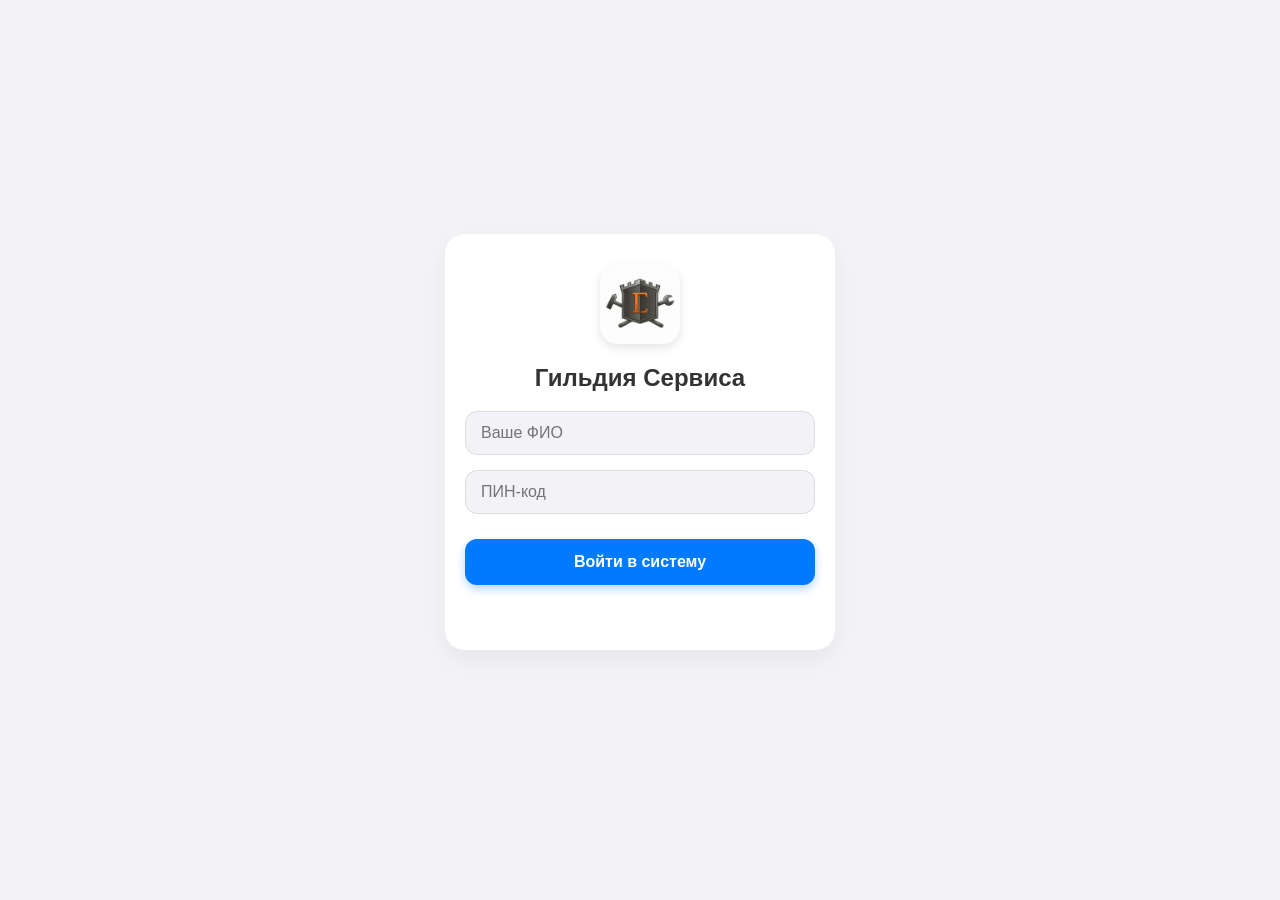
<file: boss.html>
<!DOCTYPE html>
<html lang="ru">
<head>
    <meta charset="UTF-8">
    <meta name="viewport" content="width=device-width, initial-scale=1.0, maximum-scale=1.0, user-scalable=no">
    <meta name="color-scheme" content="light only">
    <meta name="robots" content="noindex, nofollow">
    <title>Шеф</title>
    <link rel="manifest" href="manifest.json">
    <link rel="stylesheet" href="styles.css">
    <link rel="stylesheet" href="https://cdnjs.cloudflare.com/ajax/libs/font-awesome/6.4.0/css/all.min.css">
    <style>
        /* ===== ПРОФИЛЬ-HERO ===== */
        .profile-hero {
            background: linear-gradient(135deg, #1c1c1e 0%, #3a3a3c 100%);
            border-radius: 20px; padding: 28px 20px 22px;
            text-align: center; margin-bottom: 16px;
            position: relative; overflow: hidden;
            box-shadow: 0 8px 32px rgba(0,0,0,0.25);
        }
        .profile-hero::before { content:''; position:absolute; top:-40px; right:-40px; width:160px; height:160px; background:rgba(255,179,0,0.15); border-radius:50%; }
        .profile-hero::after  { content:''; position:absolute; bottom:-30px; left:-30px; width:120px; height:120px; background:rgba(255,255,255,0.06); border-radius:50%; }
        .profile-avatar {
            width: 78px; height: 78px; border-radius: 50%;
            background: linear-gradient(135deg,#ffb300,#ff8a00);
            display:flex; align-items:center; justify-content:center;
            margin: 0 auto 12px; border: 3px solid rgba(255,255,255,0.3);
            font-size: 30px; color: white; position: relative; z-index: 1;
            box-shadow: 0 4px 14px rgba(255,138,0,0.4);
        }
        .profile-hero h2 { margin: 0 0 4px; color: white; font-size: 22px; font-weight: 800; position: relative; z-index: 1;}
        .profile-role-badge {
            display: inline-block; background: rgba(255,179,0,0.25);
            color: #ffd36b; padding: 4px 14px; border-radius: 20px;
            font-size: 11px; font-weight: 700; letter-spacing: 0.5px;
            text-transform: uppercase; margin-top: 4px; position: relative; z-index: 1;
            border: 1px solid rgba(255,179,0,0.4);
        }

        /* ===== ДЕНЬГИ MEGA CARD ===== */
        .money-mega {
            background: linear-gradient(135deg, #34c759 0%, #00a550 100%);
            color: white; padding: 22px 20px; border-radius: 20px;
            margin-bottom: 14px; position: relative; overflow: hidden;
            box-shadow: 0 8px 24px rgba(52,199,89,0.35);
        }
        .money-mega::before { content:''; position:absolute; top:-30px; right:-30px; width:140px; height:140px; background:rgba(255,255,255,0.1); border-radius:50%; }
        .money-mega-label { font-size: 12px; opacity: 0.9; font-weight: 600; text-transform: uppercase; letter-spacing: 0.5px; margin-bottom: 6px; position: relative; z-index: 1;}
        .money-mega-value { font-size: 34px; font-weight: 900; line-height: 1; position: relative; z-index: 1;}
        .money-mega-sub { font-size: 13px; opacity: 0.85; margin-top: 6px; position: relative; z-index: 1;}

        /* ===== STAT GRID ===== */
        .stats-grid-4 { display: grid; grid-template-columns: 1fr 1fr; gap: 10px; margin-bottom: 14px; }
        .stat-box-new {
            background: white; border-radius: 16px; padding: 16px 12px;
            text-align: center; border: 1.5px solid #f0f0f5;
            box-shadow: 0 2px 10px rgba(0,0,0,0.04);
        }
        .stat-icon-wrap { width: 40px; height: 40px; border-radius: 12px; display:flex; align-items:center; justify-content:center; margin: 0 auto 10px; font-size: 18px;}
        .stat-num-new { font-size: 26px; font-weight: 900; line-height: 1; margin-bottom: 4px; }
        .stat-label-new { font-size: 11px; color: #8e8e93; font-weight: 600; text-transform: uppercase; letter-spacing: 0.3px;}

        .section-label { font-size: 11px; font-weight: 700; color: #8e8e93; text-transform: uppercase; letter-spacing: 0.5px; margin: 14px 0 8px 4px; }

        /* ===== ТОП ЛИСТ ===== */
        .top-card { background: white; border-radius: 16px; padding: 14px 16px; margin-bottom: 14px; border: 1.5px solid #f0f0f5; box-shadow: 0 2px 10px rgba(0,0,0,0.04);}
        .top-card h3 { margin: 0 0 12px; font-size: 15px; display: flex; align-items: center; gap: 8px; color: #1c1c1e;}
        .top-row { display: flex; align-items: center; gap: 10px; padding: 8px 0; border-bottom: 1px solid #f5f5f5;}
        .top-row:last-child { border-bottom: none; }
        .top-rank { width: 26px; height: 26px; border-radius: 50%; background: #f2f2f7; color: #8e8e93; font-weight: 800; font-size: 12px; display:flex; align-items:center; justify-content:center; flex-shrink: 0;}
        .top-rank.r1 { background: linear-gradient(135deg,#ffd700,#ffb300); color:white; box-shadow: 0 2px 6px rgba(255,179,0,0.4);}
        .top-rank.r2 { background: linear-gradient(135deg,#c0c0c0,#a0a0a0); color:white;}
        .top-rank.r3 { background: linear-gradient(135deg,#cd7f32,#a0522d); color:white;}
        .top-name { flex: 1; font-size: 14px; font-weight: 600; color: #1c1c1e;}
        .top-val { font-size: 13px; font-weight: 700; color: #007aff;}
        .top-bar-mini { height: 4px; background: #f2f2f7; border-radius: 2px; margin-top: 4px; overflow: hidden;}
        .top-bar-mini-fill { height: 100%; background: linear-gradient(90deg,#007aff,#00c2ff); border-radius: 2px;}

        /* ===== КАРТОЧКА ЗАЯВКИ ===== */
        .ticket-card-hot   { background: white; border-radius: 14px; padding: 14px; margin-bottom: 10px; border-left: 4px solid #ff3b30; box-shadow: 0 2px 10px rgba(0,0,0,0.04); cursor: pointer; transition: transform 0.15s;}
        .ticket-card-hot:active { transform: scale(0.98); }
        .ticket-card-done  { background: white; border-radius: 14px; padding: 14px; margin-bottom: 10px; border-left: 4px solid #34c759; box-shadow: 0 2px 10px rgba(0,0,0,0.04); cursor: pointer; transition: transform 0.15s;}
        .ticket-card-done:active { transform: scale(0.98); }
        .ticket-head { display: flex; justify-content: space-between; align-items: center; margin-bottom: 6px;}
        .ticket-tag-hot  { font-size: 11px; color: #ff3b30; background:#fff0f0; padding:3px 8px; border-radius:8px; font-weight:700;}
        .ticket-tag-accepted { font-size: 11px; color: #007aff; background:#e5f1ff; padding:3px 8px; border-radius:8px; font-weight:700;}
        .ticket-tag-done { font-size: 11px; color: #34c759; background:#e8f5e9; padding:3px 8px; border-radius:8px; font-weight:700;}
        .ticket-time { font-size: 11px; color: #8e8e93;}
        .ticket-addr { font-weight: 700; font-size: 15px; margin-bottom: 3px; color:#1c1c1e;}
        .ticket-prob { font-size: 13px; color: #3a3a3c; margin-bottom: 8px; line-height: 1.4;}
        .ticket-meta { display: grid; grid-template-columns: 1fr 1fr; gap: 6px; font-size: 12px; border-top: 1px solid #f5f5f5; padding-top: 8px;}
        .ticket-meta-row { color: #8e8e93; }
        .ticket-meta-row b { color: #1c1c1e; font-weight: 600;}
        .ticket-amount { font-size: 13px; color: #34c759; font-weight: 700; margin-top: 6px;}

        /* ===== МОДАЛКА ДЕТАЛЕЙ ЗАЯВКИ ===== */
        .modal-overlay {
            position: fixed; top:0; left:0; right:0; bottom:0;
            background: rgba(0,0,0,0.5); z-index: 1000;
            display: none; justify-content: center; align-items: flex-end;
            animation: fadeIn 0.2s ease;
        }
        .modal-overlay.show { display: flex; }
        @keyframes fadeIn { from {opacity:0;} to {opacity:1;} }

        .modal-content {
            background: white; border-radius: 24px 24px 0 0;
            width: 100%; max-height: 92vh; overflow-y: auto;
            animation: slideUp 0.3s ease;
            display: flex; flex-direction: column;
        }
        @keyframes slideUp {
            from { transform: translateY(100%); }
            to { transform: translateY(0); }
        }
        .modal-header {
            padding: 20px 20px 16px; border-bottom: 1px solid #eee;
            display: flex; justify-content: space-between; align-items: center;
            position: sticky; top: 0; background: white; z-index: 10;
        }
        .modal-title { font-size: 18px; font-weight: 700; color: #1c1c1e; margin: 0; }
        .modal-close {
            width: 36px; height: 36px; border-radius: 50%; background: #f2f2f7;
            border: none; display: flex; align-items: center; justify-content: center;
            cursor: pointer; transition: all 0.2s; color: #8e8e93;
        }
        .modal-close:hover { background: #e5e5ea; color: #1c1c1e; }
        .modal-body { padding: 20px; flex: 1; }
        .modal-section { margin-bottom: 20px; }
        .modal-section-title {
            font-size: 12px; font-weight: 700; color: #8e8e93;
            text-transform: uppercase; letter-spacing: 0.5px; margin-bottom: 10px;
        }
        .modal-info-row {
            display: flex; align-items: flex-start; gap: 12px;
            padding: 12px 0; border-bottom: 1px solid #f2f2f7;
        }
        .modal-info-row:last-child { border-bottom: none; }
        .modal-info-icon {
            width: 40px; height: 40px; border-radius: 12px; background: #f2f2f7;
            display: flex; align-items: center; justify-content: center;
            flex-shrink: 0; color: #007aff; font-size: 16px;
        }
        .modal-info-content { flex: 1; }
        .modal-info-label { font-size: 12px; color: #8e8e93; margin-bottom: 2px; }
        .modal-info-value { font-size: 15px; color: #1c1c1e; font-weight: 500; }
        .modal-info-value.address { font-size: 16px; font-weight: 700; }
        .modal-info-value.problem { font-size: 15px; line-height: 1.4; }

        .status-badge {
            display: inline-flex; align-items: center; gap: 6px;
            padding: 6px 12px; border-radius: 20px; font-size: 12px;
            font-weight: 700; text-transform: uppercase; letter-spacing: 0.3px;
            margin-bottom: 16px;
        }
        .status-badge.new { background: #fff0f0; color: #ff3b30; }
        .status-badge.accepted { background: #e5f1ff; color: #007aff; }
        .status-badge.done { background: #e8f5e9; color: #34c759; }
        .status-badge.forced { background: #fff3e0; color: #ff9500; }

        .geo-map-btn {
            display: inline-flex; align-items: center; gap: 6px;
            background: #e5f1ff; color: #007aff; padding: 8px 14px;
            border-radius: 10px; font-size: 13px; font-weight: 600;
            text-decoration: none; margin-top: 6px;
        }

        .rating-stars { color: #ff9500; font-size: 18px; letter-spacing: 2px; }

        /* ===== ПЛАН НА ДЕНЬ — UPGRADED ===== */
        .plan-header { display: flex; align-items: center; justify-content: space-between; margin-bottom: 12px;}
        .plan-date { font-size: 13px; color: #8e8e93; font-weight: 600;}

        /* Progress Ring */
        .progress-ring-wrap {
            display: flex; align-items: center; gap: 14px;
            background: white; border-radius: 16px; padding: 16px;
            margin-bottom: 14px; border: 1.5px solid #f0f0f5;
            box-shadow: 0 2px 10px rgba(0,0,0,0.04);
        }
        .progress-ring-svg { transform: rotate(-90deg); }
        .progress-ring-circle {
            fill: none; stroke: #f2f2f7; stroke-width: 6;
        }
        .progress-ring-progress {
            fill: none; stroke-width: 6; stroke-linecap: round;
            transition: stroke-dashoffset 0.6s ease;
        }
        .progress-ring-text {
            position: absolute; top: 50%; left: 50%;
            transform: translate(-50%, -50%);
            font-size: 18px; font-weight: 900; color: #1c1c1e;
        }
        .progress-ring-container { position: relative; width: 72px; height: 72px; flex-shrink: 0; }
        .progress-stats { flex: 1; }
        .progress-stat-row {
            display: flex; align-items: center; gap: 8px;
            font-size: 13px; margin-bottom: 6px; color: #3a3a3c;
        }
        .progress-stat-dot { width: 8px; height: 8px; border-radius: 50%; }
        .progress-stat-val { font-weight: 700; margin-left: auto; }

        /* Templates */
        .template-chips {
            display: flex; gap: 6px; margin-bottom: 12px;
            overflow-x: auto; padding: 2px; -webkit-overflow-scrolling: touch;
        }
        .template-chip {
            flex-shrink: 0; padding: 7px 12px; background: white;
            border: 1.5px solid #e5e5ea; border-radius: 20px;
            font-size: 12px; font-weight: 600; color: #3a3a3c;
            cursor: pointer; transition: 0.15s; white-space: nowrap;
            display: flex; align-items: center; gap: 5px;
        }
        .template-chip:active { transform: scale(0.95); }
        .template-chip:hover { border-color: #007aff; color: #007aff; }

        .add-note-box {
            background: white; border-radius: 14px; padding: 12px;
            margin-bottom: 12px; border: 1.5px solid #f0f0f5;
            box-shadow: 0 2px 10px rgba(0,0,0,0.04);
        }
        .add-note-row { display: flex; gap: 8px; margin-bottom: 8px; }
        .add-note-row input[type="text"] { flex: 1; margin: 0; padding: 10px 12px; border: 1.5px solid #e5e5ea; border-radius: 10px; font-size: 14px; box-sizing: border-box;}
        .add-note-row input[type="time"] { width: 90px; margin: 0; padding: 10px 8px; border: 1.5px solid #e5e5ea; border-radius: 10px; font-size: 14px; box-sizing: border-box; text-align: center;}
        .add-note-row button { width: 44px; height: 42px; margin: 0; padding: 0; border-radius: 10px; background: #007aff; color: white; border: none; font-size: 16px; cursor: pointer;}

        .note-meta-row {
            display: flex; gap: 6px; align-items: center; flex-wrap: wrap;
        }
        .priority-select {
            padding: 6px 10px; border-radius: 8px; border: 1.5px solid #e5e5ea;
            font-size: 12px; font-weight: 700; cursor: pointer; background: white;
        }
        .priority-high { color: #ff3b30; border-color: #ff3b30; background: #fff0f0; }
        .priority-med  { color: #ff9500; border-color: #ff9500; background: #fff3e0; }
        .priority-low  { color: #007aff; border-color: #007aff; background: #e5f1ff; }

        .tag-input {
            padding: 6px 10px; border-radius: 8px; border: 1.5px solid #e5e5ea;
            font-size: 12px; width: 90px; background: white;
        }
        .tag-badge {
            display: inline-flex; align-items: center; gap: 3px;
            padding: 3px 8px; border-radius: 6px; font-size: 11px;
            font-weight: 700; margin-right: 4px;
        }
        .tag-meeting { background: #e5f1ff; color: #007aff; }
        .tag-call    { background: #e8f5e9; color: #34c759; }
        .tag-urgent  { background: #fff0f0; color: #ff3b30; }
        .tag-check   { background: #f3e5f5; color: #af52de; }
        .tag-other   { background: #f2f2f7; color: #8e8e93; }

        .note-item {
            background: white; border-radius: 14px; padding: 12px;
            margin-bottom: 8px; display: flex; align-items: flex-start; gap: 10px;
            border: 1.5px solid #f0f0f5; box-shadow: 0 2px 6px rgba(0,0,0,0.03);
            transition: 0.2s; position: relative;
        }
        .note-item.pinned { border-left: 4px solid #ff9500; }
        .note-item.pinned::before {
            content: '📌'; position: absolute; top: -6px; right: 8px;
            font-size: 14px; filter: drop-shadow(0 1px 2px rgba(0,0,0,0.2));
        }
        .note-item.priority-high { border-left: 4px solid #ff3b30; background: linear-gradient(90deg, #fffafa 0%, white 100%); }
        .note-item.priority-med  { border-left: 4px solid #ff9500; background: linear-gradient(90deg, #fffaf5 0%, white 100%); }
        .note-item.priority-low  { border-left: 4px solid #007aff; background: linear-gradient(90deg, #f5faff 0%, white 100%); }
        .note-item.done { opacity: 0.5; background: #fafafa; filter: grayscale(0.4); }
        .note-item.done .note-text { text-decoration: line-through; color: #8e8e93;}
        .note-item.overdue { animation: pulseRed 2s infinite; }
        @keyframes pulseRed {
            0%, 100% { box-shadow: 0 2px 6px rgba(255,59,48,0.1); }
            50% { box-shadow: 0 2px 12px rgba(255,59,48,0.25); }
        }
        .note-checkbox { transform: scale(1.3); cursor: pointer; flex-shrink: 0; accent-color: #007aff; margin-top: 2px;}
        .note-content { flex: 1; min-width: 0; }
        .note-time {
            background: #e5f1ff; color: #007aff; font-weight: 700;
            font-size: 12px; padding: 4px 8px; border-radius: 6px;
            flex-shrink: 0; min-width: 44px; text-align: center;
            display: inline-block; margin-bottom: 4px;
        }
        .note-item.overdue .note-time { background: #fff0f0; color: #ff3b30;}
        .note-item.soon    .note-time { background: #fff3e0; color: #ff9500;}
        .note-time.empty   { background: #f2f2f7; color: #c7c7cc;}
        .note-text { font-size: 14px; color: #1c1c1e; word-break: break-word; line-height: 1.35; margin-bottom: 4px;}
        .note-tags-row { display: flex; gap: 4px; flex-wrap: wrap; align-items: center; }
        .note-ticket-link {
            color: #007aff; font-size: 12px; font-weight: 700;
            text-decoration: none; display: inline-flex; align-items: center; gap: 3px;
        }
        .note-ticket-link::before { content: '#'; }
        .note-actions { display: flex; gap: 4px; flex-shrink: 0; flex-direction: column;}
        .note-pin-btn, .note-copy-btn, .note-delete-btn {
            border: none; border-radius: 8px; cursor: pointer; font-size: 12px;
            width: 28px; height: 28px; display: flex; align-items: center; justify-content: center;
        }
        .note-pin-btn { background: #fff3e0; color: #ff9500; }
        .note-pin-btn.pinned { background: #ff9500; color: white; }
        .note-copy-btn { background: #e5f1ff; color: #007aff;}
        .note-delete-btn { background: #fff0f0; color: #ff3b30;}

        /* ===== LOGOUT ===== */
        .logout-btn {
            display:flex; align-items:center; justify-content:center; gap:8px;
            width: 100%; padding: 14px; background: white;
            border: 1.5px solid #ffe5e5; border-radius: 14px;
            color: #ff3b30; font-size: 15px; font-weight: 700;
            cursor: pointer; margin: 16px 0 20px;
        }

        /* ===== EMPTY ===== */
        .empty-state { text-align: center; padding: 40px 20px; color: #8e8e93;}
        .empty-state i { font-size: 44px; margin-bottom: 10px; display: block; color: #d1d1d6;}
        .empty-state h3 { margin: 0 0 4px; color: #3a3a3c; font-size: 16px;}
        .empty-state p { margin: 0; font-size: 13px;}

        /* ===== FILTER PILLS ===== */
        .filter-pills { display: flex; gap: 6px; margin-bottom: 12px; overflow-x: auto; padding: 2px; -webkit-overflow-scrolling: touch;}
        .filter-pill {
            flex-shrink: 0; padding: 7px 14px; background: white;
            border: 1.5px solid #e5e5ea; border-radius: 20px;
            font-size: 12px; font-weight: 600; color: #3a3a3c;
            cursor: pointer; transition: 0.15s; white-space: nowrap;
        }
        .filter-pill.active { background: #007aff; color: white; border-color: #007aff;}

        @keyframes fadeInAnim { from {opacity:0; transform: translateY(6px);} to {opacity:1; transform: translateY(0);} }
        .fadein { animation: fadeInAnim 0.3s both; }

        /* ===== INLINE LOADER ===== */
        .inline-loader { text-align: center; color: #8e8e93; padding: 40px 20px; }
        .inline-loader i { font-size: 30px; margin-bottom: 10px; }
    </style>
<base target="_blank">
<base target="_blank">
</head>
<body>

    <div class="top-bar" id="headerTitle">Горящие заявки</div>

    <div class="container" id="mainContainer">

        <!-- ЭКРАН 1: В РАБОТЕ (горящие) -->
        <div id="tab-active" class="tab-content active">
            <div class="filter-pills" id="activeFilters"></div>
            <div id="activeTicketsContainer"></div>
        </div>

        <!-- ЭКРАН 2: ЗАКРЫТЫЕ -->
        <div id="tab-closed" class="tab-content">
            <div class="filter-pills" id="closedFilters"></div>
            <div id="closedTicketsContainer"></div>
        </div>

            <!-- ЭКРАН 3: ПЛАН НА ДЕНЬ — UPGRADED -->
        <div id="tab-notes" class="tab-content">
            <div class="plan-header">
                <div>
                    <div style="font-weight:800; font-size:17px; color:#1c1c1e;" id="planCountLabel">0 задач</div>
                    <div class="plan-date" id="planDate"></div>
                </div>
                <button onclick="clearDoneNotes()" style="background:#f2f2f7;color:#8e8e93;border:none;padding:8px 12px;border-radius:10px;font-size:12px;font-weight:600;cursor:pointer;">
                    <i class="fa-solid fa-broom"></i> Очистить
                </button>
            </div>

            <!-- Progress Ring -->
            <div class="progress-ring-wrap" id="progressRingWrap">
                <div class="progress-ring-container">
                    <svg class="progress-ring-svg" width="72" height="72">
                        <circle class="progress-ring-circle" cx="36" cy="36" r="30"></circle>
                        <circle class="progress-ring-progress" id="progressCircle" cx="36" cy="36" r="30"
                            stroke="#34c759" stroke-dasharray="188.5" stroke-dashoffset="188.5"></circle>
                    </svg>
                    <div class="progress-ring-text" id="progressPercent">0%</div>
                </div>
                <div class="progress-stats">
                    <div class="progress-stat-row">
                        <div class="progress-stat-dot" style="background:#34c759;"></div>
                        <span>Выполнено</span>
                        <span class="progress-stat-val" id="statDone">0</span>
                    </div>
                    <div class="progress-stat-row">
                        <div class="progress-stat-dot" style="background:#ff9500;"></div>
                        <span>В работе</span>
                        <span class="progress-stat-val" id="statPending">0</span>
                    </div>
                    <div class="progress-stat-row">
                        <div class="progress-stat-dot" style="background:#ff3b30;"></div>
                        <span>Просрочено</span>
                        <span class="progress-stat-val" id="statOverdue">0</span>
                    </div>
                </div>
            </div>

            <!-- Quick Templates -->
            <div class="template-chips">
                <div class="template-chip" onclick="addTemplate('📞 Позвонить ')"><i class="fa-solid fa-phone"></i> Звонок</div>
                <div class="template-chip" onclick="addTemplate('🔧 Проверить заявку #')"><i class="fa-solid fa-wrench"></i> Проверить</div>
                <div class="template-chip" onclick="addTemplate('📋 Отчёт по ')"><i class="fa-solid fa-clipboard"></i> Отчёт</div>
                <div class="template-chip" onclick="addTemplate('🚨 Срочно: ')"><i class="fa-solid fa-triangle-exclamation"></i> Срочно</div>
                <div class="template-chip" onclick="addTemplate('📅 Встреча с ')"><i class="fa-solid fa-calendar"></i> Встреча</div>
            </div>

            <div class="add-note-box">
                <div class="add-note-row">
                    <input type="text" id="newNoteInput" placeholder="Что нужно сделать...">
                    <input type="time" id="newNoteTime">
                    <button onclick="addNote()"><i class="fa-solid fa-plus"></i></button>
                </div>
                <div class="note-meta-row">
                    <select id="newNotePriority" class="priority-select priority-med" onchange="updatePriorityStyle(this)">
                        <option value="high" class="priority-high">🔴 Высокий</option>
                        <option value="med" class="priority-med" selected>🟡 Средний</option>
                        <option value="low" class="priority-low">🔵 Низкий</option>
                    </select>
                    <input type="text" id="newNoteTag" class="tag-input" placeholder="Тег..." maxlength="12">
                    <input type="text" id="newNoteTicket" class="tag-input" placeholder="Заявка #" maxlength="10" style="width:80px;">
                </div>
            </div>
            <div id="notesContainer"></div>
        </div>

        <!-- ЭКРАН 4: ПРОФИЛЬ (+ вся сводка) -->
        <div id="tab-profile" class="tab-content">
            <div class="profile-hero fadein">
                <div class="profile-avatar"><i class="fa-solid fa-crown"></i></div>
                <h2 id="profileName">Шеф</h2>
                <div class="profile-role-badge">Руководитель</div>
            </div>

            <div class="money-mega fadein">
                <div class="money-mega-label"><i class="fa-solid fa-sack-dollar"></i> Касса месяца</div>
                <div class="money-mega-value" id="bossMoney">0 ₽</div>
                <div class="money-mega-sub">С платных вызовов</div>
            </div>

            <div class="stats-grid-4 fadein">
                <div class="stat-box-new">
                    <div class="stat-icon-wrap" style="background:#fff0f0;"><i class="fa-solid fa-fire" style="color:#ff3b30;"></i></div>
                    <div class="stat-num-new" id="statActive" style="color:#ff3b30;">—</div>
                    <div class="stat-label-new">В работе</div>
                </div>
                <div class="stat-box-new">
                    <div class="stat-icon-wrap" style="background:#e8f5e9;"><i class="fa-solid fa-check-double" style="color:#34c759;"></i></div>
                    <div class="stat-num-new" id="statClosedCount" style="color:#34c759;">—</div>
                    <div class="stat-label-new">Закрыто</div>
                </div>
                <div class="stat-box-new">
                    <div class="stat-icon-wrap" style="background:#e5f1ff;"><i class="fa-solid fa-helmet-safety" style="color:#007aff;"></i></div>
                    <div class="stat-num-new" id="statMasters" style="color:#007aff;">—</div>
                    <div class="stat-label-new">Мастеров</div>
                </div>
                <div class="stat-box-new">
                    <div class="stat-icon-wrap" style="background:#f3e5f5;"><i class="fa-solid fa-headset" style="color:#af52de;"></i></div>
                    <div class="stat-num-new" id="statDisps" style="color:#af52de;">—</div>
                    <div class="stat-label-new">Диспетчеров</div>
                </div>
            </div>

            <p class="section-label">🏆 Топ мастеров месяца</p>
            <div class="top-card fadein">
                <div id="topMastersList"></div>
            </div>

            <p class="section-label">🎧 Топ диспетчеров месяца</p>
            <div class="top-card fadein">
                <div id="topDispatchersList"></div>
            </div>

            <button class="logout-btn" onclick="logout()">
                <i class="fa-solid fa-arrow-right-from-bracket"></i> Выйти из аккаунта
            </button>
        </div>
    </div>

    <!-- ===== МОДАЛКА ДЕТАЛЕЙ ЗАЯВКИ ===== -->
    <div class="modal-overlay" id="ticketModal">
        <div class="modal-content">
            <div class="modal-header">
                <h3 class="modal-title">Заявка <span id="modalTicketId"></span></h3>
                <button class="modal-close" onclick="closeTicketModal()">
                    <i class="fa-solid fa-xmark"></i>
                </button>
            </div>
            <div class="modal-body" id="modalBody">
                <div class="inline-loader">
                    <i class="fa-solid fa-circle-notch fa-spin"></i><br>Загрузка...
                </div>
            </div>
        </div>
    </div>

    <!-- НИЖНЕЕ МЕНЮ -->
    <div class="bottom-nav">
        <div class="nav-item active" onclick="switchTab('active')" id="nav-active"><i class="fa-solid fa-fire"></i><span>В работе</span></div>
        <div class="nav-item" onclick="switchTab('closed')" id="nav-closed"><i class="fa-solid fa-check-double"></i><span>Закрытые</span></div>
        <div class="nav-item" onclick="switchTab('notes')" id="nav-notes"><i class="fa-solid fa-list-check"></i><span>План</span></div>
        <div class="nav-item" onclick="switchTab('profile')" id="nav-profile"><i class="fa-solid fa-chart-pie"></i><span>Сводка</span></div>
    </div>

    <script>
        const URL_GOOGLE_SERVER = "https://script.google.com/macros/s/AKfycbxfMMoR5LATkWt4HeT8XCxjOipYSay-c_9YVZExPPZ9edVLciR4YbHrqjadC_nSdFGfjg/exec";

        // ===== API DEDUPLICATION & THROTTLING =====
        const MIN_REFRESH_MS = 15000;
        const inFlight = new Map();
        const lastLoadTime = { active: 0, closed: 0, profile: 0 };

        async function apiFetch(url, options = {}) {
            const key = (options.method || 'GET') + ':' + url + ':' + (options.body || '');
            if (inFlight.has(key)) return inFlight.get(key);
            const promise = fetch(url, options).then(async res => {
                if (!res.ok) {
                    const text = await res.text();
                    throw new Error(`SERVER_ERROR:${res.status}:${text.slice(0, 300)}`);
                }
                const raw = await res.text();
                try {
                    const data = JSON.parse(raw);
                    if (data && data.status === 'error') {
                        throw new Error('SERVER_ERROR:' + (data.message || 'Unknown server error'));
                    }
                    return data;
                } catch (e) {
                    if (e.message.startsWith('SERVER_ERROR')) throw e;
                    throw new Error('SERVER_ERROR:INVALID_JSON:' + raw.slice(0, 300));
                }
            }).catch(err => {
                if (err.message.startsWith('SERVER_ERROR')) throw err;
                throw new Error('NETWORK_ERROR:' + err.message);
            }).finally(() => {
                setTimeout(() => inFlight.delete(key), 800);
            });
            inFlight.set(key, promise);
            return promise;
        }

        function canRefresh(tab) {
            const now = Date.now();
            if (now - lastLoadTime[tab] < MIN_REFRESH_MS) {
                console.log('[Throttle] Skipping refresh for', tab);
                return false;
            }
            lastLoadTime[tab] = now;
            return true;
        }

        // ===== TICKET DETAIL CACHE =====
               // ===== TICKET CACHE WITH STAGED UPDATE =====
        const TICKET_CACHE_TTL = 30 * 60 * 1000;        // Static data: 30 min
        const TICKET_DYNAMIC_TTL = 2 * 60 * 1000;       // Dynamic data: 2 min

        function getCachedTicket(ticketId) {
            try {
                const key = 'boss_ticket_' + ticketId;
                const item = localStorage.getItem(key);
                if (!item) return null;
                const parsed = JSON.parse(item);
                const age = Date.now() - parsed.timestamp;
                return {
                    data: parsed.data,
                    isFresh: age < TICKET_DYNAMIC_TTL,
                    isValid: age < TICKET_CACHE_TTL
                };
            } catch (e) { return null; }
        }

        function setCachedTicket(ticketId, data) {
            localStorage.setItem('boss_ticket_' + ticketId, JSON.stringify({ data, timestamp: Date.now() }));
        }

        function hasMeaningfulChanges(oldData, newData) {
            if (!oldData) return true;
            const dynamicFields = ['status', 'photoBeforeOk', 'photoAfterOk', 'totalCost', 
                                  'workCost', 'materialCost', 'deliveryCost', 'rating', 
                                  'ratingComment', 'closedAt', 'forced', 'forcedReason', 'description'];
            return dynamicFields.some(field => oldData[field] !== newData[field]);
        }
        const $ = id => document.getElementById(id);

        let currentUser = null;
        let notes = [];
        let bossData = null;
        let activeFilter = 'all';
        let closedFilter = 'all';

        window.onload = async function () {
            const userStr = localStorage.getItem("currentUser");
            if (!userStr) { window.location.replace("index.html"); return; }
            currentUser = JSON.parse(userStr);
            if (currentUser.role !== "шеф") { window.location.replace("index.html"); return; }

            $("profileName").innerText = currentUser.name;
            updatePlanDate();

            if (!window.location.hash) history.replaceState({ tab: 'active' }, "", "#active");
            else applyTab(window.location.hash.replace('#', ''));

            const savedNotes = localStorage.getItem("bossNotes");
            if (savedNotes) { 
                try { 
                    notes = JSON.parse(savedNotes); 
                    // Migrate old notes without new fields
                    notes.forEach(n => {
                        if (!n.priority) n.priority = 'med';
                        if (n.pinned === undefined) n.pinned = false;
                        if (n.tag === undefined) n.tag = '';
                        if (n.ticketId === undefined) n.ticketId = '';
                    });
                } catch(e){ notes=[]; } 
            }
            renderNotes();

            loadBossData(true);
            let retries = 0;
            async function preloadWithRetry() {
                try { await loadBossData(true); }
                catch (e) {
                    retries++;
                    if (retries < 3) setTimeout(preloadWithRetry, 2000);
                }
            }
            preloadWithRetry();
            setInterval(renderNotes, 60000);
        };

        window.addEventListener('popstate', (e) => {
            if (document.getElementById("ticketModal").classList.contains("show")) {
                closeTicketModal();
                return;
            }
            applyTab(e.state && e.state.tab ? e.state.tab : 'active');
        });

        function switchTab(tabName) {
            const current = window.location.hash.replace('#', '') || 'active';
            if (current === tabName) return;
            history.pushState({ tab: tabName }, "", "#" + tabName);
            applyTab(tabName);
        }

        function applyTab(tabName) {
            document.querySelectorAll('.tab-content').forEach(t => t.classList.remove('active'));
            document.querySelectorAll('.nav-item').forEach(n => n.classList.remove('active'));
            const tabEl = $('tab-' + tabName), navEl = $('nav-' + tabName);
            if (tabEl) tabEl.classList.add('active');
            if (navEl) navEl.classList.add('active');
            const titles = { 'active':'Горящие заявки','closed':'Закрытые заявки','notes':'План на день','profile':'Сводка' };
            $('headerTitle').innerText = titles[tabName] || 'Панель';
            if (tabName === 'active' || tabName === 'closed' || tabName === 'profile') loadBossData(false);
        }

        // ===== ЗАГРУЗКА ДАННЫХ =====
        async function loadBossData(force = false) {
            if (!force && !canRefresh('profile')) return;
            const cacheKey = "cachedBossData";
            const cached = localStorage.getItem(cacheKey);
            if (cached) { try { bossData = JSON.parse(cached); renderAll(); } catch(e){} }

            try {
                const data = await apiFetch(URL_GOOGLE_SERVER + "?action=getBossData");
                localStorage.setItem(cacheKey, JSON.stringify(data));
                bossData = data;
                renderAll();
                preloadActiveTicketDetails(); // Background preload
            } catch (e) {
                console.error('loadBossData error:', e);
                if (!cached) {
                    const isServerErr = e.message && e.message.startsWith('SERVER_ERROR');
                    const msg = isServerErr ? 'Ошибка сервера. Попробуйте позже.' : 'Проверьте интернет';
                    const color = isServerErr ? '#ff9500' : '#8e8e93';
                    $("activeTicketsContainer").innerHTML = `<div class="empty-state"><i class="fa-solid fa-triangle-exclamation" style="color:${color};"></i><h3>${isServerErr ? 'Ошибка сервера' : 'Нет сети'}</h3><p>${msg}</p></div>`;
                }
            }
        }

        function renderAll() {
            if (!bossData) return;
            renderMoney();
            renderStats();
            renderTopList('topMastersList', bossData.topMasters || {}, 'fa-helmet-safety', '#007aff');
            renderTopList('topDispatchersList', bossData.topDispatchers || {}, 'fa-headset', '#af52de');
            renderActive();
            renderClosed();
        }
        
                // Preload active ticket details in background after data loads
        async function preloadActiveTicketDetails() {
            if (!bossData?.activeTickets) return;
            const toPreload = bossData.activeTickets.slice(0, 10);
            
            for (const ticket of toPreload) {
                const cached = getCachedTicket(ticket.id);
                if (!cached || !cached.isFresh) {
                    try {
                        const details = await apiFetch(
                            URL_GOOGLE_SERVER + "?action=getTicketDetails&ticketId=" + encodeURIComponent(ticket.id)
                        );
                        setCachedTicket(ticket.id, details);
                    } catch (e) {
                        // Silent fail — will retry on open
                    }
                    await new Promise(r => setTimeout(r, 250)); // Stagger requests
                }
            }
        }

        function renderMoney() {
            const m = bossData.paidMoneyMonth || 0;
            $("bossMoney").innerText = Number(m).toLocaleString('ru-RU') + " ₽";
        }

        function renderStats() {
            const active = (bossData.activeTickets || []).length;
            const closed = (bossData.closedTickets || []).length;
            $("statActive").innerText      = active;
            $("statClosedCount").innerText = closed;
            $("statMasters").innerText     = Object.keys(bossData.topMasters || {}).length;
            $("statDisps").innerText       = Object.keys(bossData.topDispatchers || {}).length;
        }

        function renderTopList(containerId, obj, icon, color) {
            const keys = Object.keys(obj).sort((a,b) => obj[b] - obj[a]);
            const container = $(containerId);
            container.innerHTML = "";
            if (keys.length === 0) {
                container.innerHTML = `<div style="text-align:center;color:#8e8e93;padding:14px;font-size:13px;">Пока нет данных</div>`;
                return;
            }
            const max = obj[keys[0]] || 1;
            keys.forEach((k, i) => {
                const rank = i + 1;
                const rankClass = rank <= 3 ? `r${rank}` : '';
                const pct = Math.round((obj[k] / max) * 100);
                const row = document.createElement('div');
                row.className = 'top-row';
                row.innerHTML = `
                    <div class="top-rank ${rankClass}">${rank}</div>
                    <div style="flex:1;">
                        <div style="display:flex;justify-content:space-between;align-items:center;">
                            <span class="top-name"><i class="fa-solid ${icon}" style="color:${color};font-size:11px;margin-right:4px;"></i>${k}</span>
                            <span class="top-val" style="color:${color};">${obj[k]} шт.</span>
                        </div>
                        <div class="top-bar-mini"><div class="top-bar-mini-fill" style="width:${pct}%;background:linear-gradient(90deg,${color},${color}aa);"></div></div>
                    </div>`;
                container.appendChild(row);
            });
        }

        // ===== АКТИВНЫЕ ЗАЯВКИ =====
        function renderActive() {
            const tickets = bossData.activeTickets || [];
            renderFilters('activeFilters', tickets, activeFilter, (v) => { activeFilter = v; renderActive(); });
            const filtered = activeFilter === 'all' ? tickets : tickets.filter(t => t.dispatcher === activeFilter || t.master === activeFilter);
            const container = $("activeTicketsContainer");
            container.innerHTML = "";
            if (filtered.length === 0) {
                container.innerHTML = `<div class="empty-state"><i class="fa-solid fa-mug-hot"></i><h3>Горящих нет</h3><p>Все работают!</p></div>`;
                return;
            }
            filtered.forEach(t => {
                const isAccepted = t.status === 'Принята';
                const tagClass = isAccepted ? 'ticket-tag-accepted' : 'ticket-tag-hot';
                const tagText = isAccepted ? '<i class="fa-solid fa-check"></i> Принята' : '<i class="fa-regular fa-clock"></i> В ожидании';
                const div = document.createElement('div');
                div.className = 'ticket-card-hot fadein';
                div.onclick = () => openTicketModal(t.id);
                div.innerHTML = `
                    <div class="ticket-head">
                        <span class="${tagClass}">${tagText}</span>
                        <span class="ticket-time">${formatDate(t.createdAt)}</span>
                    </div>
                    <div class="ticket-addr"><i class="fa-solid fa-location-dot" style="color:#ff3b30;font-size:12px;"></i> ${t.address}</div>
                    <div class="ticket-prob">${t.problem}</div>
                    <div class="ticket-meta">
                        <div class="ticket-meta-row"><i class="fa-solid fa-headset"></i> Диспетчер: <b>${t.dispatcher || '—'}</b></div>
                        <div class="ticket-meta-row"><i class="fa-solid fa-helmet-safety"></i> Мастер: <b>${t.master || '—'}</b></div>
                    </div>`;
                container.appendChild(div);
            });
        }

        // ===== ЗАКРЫТЫЕ ЗАЯВКИ =====
        function renderClosed() {
            const tickets = bossData.closedTickets || [];
            renderFilters('closedFilters', tickets, closedFilter, (v) => { closedFilter = v; renderClosed(); });
            const filtered = closedFilter === 'all' ? tickets : tickets.filter(t => t.dispatcher === closedFilter || t.master === closedFilter || t.closedBy === closedFilter);
            const container = $("closedTicketsContainer");
            container.innerHTML = "";
            if (filtered.length === 0) {
                container.innerHTML = `<div class="empty-state"><i class="fa-solid fa-check-double"></i><h3>Нет закрытых</h3><p>Закрытые заявки появятся здесь</p></div>`;
                return;
            }
            filtered.forEach(t => {
                const amount = t.totalCost ? `<div class="ticket-amount"><i class="fa-solid fa-ruble-sign"></i> ${Number(t.totalCost).toLocaleString('ru-RU')} ₽ ${t.paymentType === 'Бесплатно' ? '(бесплатно)' : ''}</div>` : '';
                const isForced = t.forced === 'Принудительно';
                const tagClass = isForced ? 'ticket-tag-hot' : 'ticket-tag-done';
                const tagText = isForced ? '<i class="fa-solid fa-triangle-exclamation"></i> Принудительно' : '<i class="fa-solid fa-check"></i> Выполнено';
                const div = document.createElement('div');
                div.className = 'ticket-card-done fadein';
                div.onclick = () => openTicketModal(t.id);
                div.innerHTML = `
                    <div class="ticket-head">
                        <span class="${tagClass}">${tagText}</span>
                        <span class="ticket-time">${formatDate(t.closedAt || t.createdAt)}</span>
                    </div>
                    <div class="ticket-addr"><i class="fa-solid fa-location-dot" style="color:#34c759;font-size:12px;"></i> ${t.address}</div>
                    <div class="ticket-prob">${t.problem || ''}</div>
                    <div class="ticket-meta">
                        <div class="ticket-meta-row"><i class="fa-solid fa-headset"></i> Создал: <b>${t.dispatcher || '—'}</b></div>
                        <div class="ticket-meta-row"><i class="fa-solid fa-helmet-safety"></i> Мастер: <b>${t.master || '—'}</b></div>
                        <div class="ticket-meta-row" style="grid-column: span 2;"><i class="fa-solid fa-flag-checkered"></i> Закрыл: <b>${t.closedBy || t.master || '—'}</b></div>
                    </div>
                    ${amount}`;
                container.appendChild(div);
            });
        }

        // ===== ФИЛЬТРЫ =====
        function renderFilters(containerId, tickets, current, onChange) {
            const container = $(containerId);
            const disps   = [...new Set(tickets.map(t => t.dispatcher).filter(Boolean))];
            const masters = [...new Set(tickets.map(t => t.master).filter(Boolean))];
            container.innerHTML = '';
            const add = (label, val) => {
                const p = document.createElement('div');
                p.className = 'filter-pill' + (current === val ? ' active' : '');
                p.innerText = label;
                p.onclick = () => onChange(val);
                container.appendChild(p);
            };
            add('Все', 'all');
            disps.forEach(d => add('🎧 ' + d, d));
            masters.forEach(m => add('🔧 ' + m, m));
        }

        function formatDate(v) {
            if (!v) return '';
            try {
                const d = new Date(v);
                if (isNaN(d.getTime())) return v;
                return d.toLocaleString('ru-RU', { day:'2-digit', month:'2-digit', hour:'2-digit', minute:'2-digit' });
            } catch(e) { return v; }
        }

        // ===== МОДАЛКА ДЕТАЛЕЙ ЗАЯВКИ =====
                async function openTicketModal(ticketId) {
            const modal = $('ticketModal');
            const modalBody = $('modalBody');
            modal.classList.add('show');
            document.body.style.overflow = 'hidden';
            $('modalTicketId').innerText = '#' + ticketId;

            const cached = getCachedTicket(ticketId);

            // INSTANT render from cache — address, master, problem never change
            if (cached && cached.isValid) {
                renderTicketDetails(cached.data);
            } else {
                modalBody.innerHTML = `<div class="inline-loader"><i class="fa-solid fa-circle-notch fa-spin"></i><br>Загрузка...</div>`;
            }

            // SILENT background refresh only if dynamic data is stale
            if (!cached || !cached.isFresh) {
                try {
                    const details = await apiFetch(URL_GOOGLE_SERVER + "?action=getTicketDetails&ticketId=" + encodeURIComponent(ticketId));
                    
                    // Only re-render if something actually changed
                    if (hasMeaningfulChanges(cached?.data, details)) {
                        renderTicketDetails(details);
                    }
                    
                    setCachedTicket(ticketId, details);
                } catch (e) {
                    console.error('Ticket refresh failed:', e);
                    // User already sees cached data — no error UI
                    if (!cached) {
                        modalBody.innerHTML = `
                            <div style="text-align:center;padding:40px 20px;color:#ff3b30;">
                                <i class="fa-solid fa-triangle-exclamation" style="font-size:40px;margin-bottom:15px;"></i>
                                <p>Не удалось загрузить детали</p>
                                <button class="btn" onclick="openTicketModal('${ticketId}')" style="background:#f2f2f7;color:#007aff;margin-top:10px;border:none;padding:10px 16px;border-radius:10px;font-weight:600;cursor:pointer;">
                                    <i class="fa-solid fa-rotate-right"></i> Повторить
                                </button>
                            </div>`;
                    }
                }
            }
        }

        function renderTicketDetails(t) {
            const modalBody = $('modalBody');
            const status = t.status || 'Новая';
            let statusBadge = '';
            if (status === 'Новая') statusBadge = '<span class="status-badge new"><i class="fa-solid fa-circle-exclamation"></i> Новая</span>';
            else if (status === 'Принята') statusBadge = '<span class="status-badge accepted"><i class="fa-solid fa-check"></i> Принята</span>';
            else if (status === 'Выполнено') statusBadge = '<span class="status-badge done"><i class="fa-solid fa-check-double"></i> Выполнено</span>';

            const isForced = t.forced === 'Принудительно';
            const forcedBadge = isForced ? '<span class="status-badge forced"><i class="fa-solid fa-triangle-exclamation"></i> Принудительное закрытие</span>' : '';

            let html = `${statusBadge}${forcedBadge}`;

            html += `
            <div class="modal-section">
                <div class="modal-section-title">Основная информация</div>
                <div class="modal-info-row">
                    <div class="modal-info-icon"><i class="fa-solid fa-hashtag"></i></div>
                    <div class="modal-info-content">
                        <div class="modal-info-label">ID заявки</div>
                        <div class="modal-info-value">${t.id}</div>
                    </div>
                </div>
                <div class="modal-info-row">
                    <div class="modal-info-icon"><i class="fa-solid fa-calendar"></i></div>
                    <div class="modal-info-content">
                        <div class="modal-info-label">Создана</div>
                        <div class="modal-info-value">${formatDate(t.createdAt)}</div>
                    </div>
                </div>
                ${t.dispatcher ? `
                <div class="modal-info-row">
                    <div class="modal-info-icon" style="background:#f3e5f5;color:#af52de;"><i class="fa-solid fa-headset"></i></div>
                    <div class="modal-info-content">
                        <div class="modal-info-label">Диспетчер</div>
                        <div class="modal-info-value">${t.dispatcher}</div>
                    </div>
                </div>` : ''}
                ${t.master ? `
                <div class="modal-info-row">
                    <div class="modal-info-icon" style="background:#e5f1ff;color:#007aff;"><i class="fa-solid fa-helmet-safety"></i></div>
                    <div class="modal-info-content">
                        <div class="modal-info-label">Мастер</div>
                        <div class="modal-info-value">${t.master}</div>
                    </div>
                </div>` : ''}
                ${t.ticketType ? `
                <div class="modal-info-row">
                    <div class="modal-info-icon"><i class="fa-solid fa-tag"></i></div>
                    <div class="modal-info-content">
                        <div class="modal-info-label">Тип заявки</div>
                        <div class="modal-info-value">${t.ticketType}</div>
                    </div>
                </div>` : ''}
                ${t.paymentType ? `
                <div class="modal-info-row">
                    <div class="modal-info-icon"><i class="fa-solid fa-credit-card"></i></div>
                    <div class="modal-info-content">
                        <div class="modal-info-label">Тип оплаты</div>
                        <div class="modal-info-value">${t.paymentType}</div>
                    </div>
                </div>` : ''}
            </div>`;

            html += `
            <div class="modal-section">
                <div class="modal-section-title">Адрес и проблема</div>
                <div class="modal-info-row">
                    <div class="modal-info-icon" style="background:#fff3e0;color:#ff9500;"><i class="fa-solid fa-location-dot"></i></div>
                    <div class="modal-info-content">
                        <div class="modal-info-label">Адрес</div>
                        <div class="modal-info-value address">${t.address || '—'}</div>
                    </div>
                </div>
                ${t.mapsLink ? `
                <div class="modal-info-row">
                    <div class="modal-info-icon" style="background:#e5f1ff;color:#007aff;"><i class="fa-solid fa-map"></i></div>
                    <div class="modal-info-content">
                        <div class="modal-info-label">Геолокация мастера</div>
                        <div class="modal-info-value"><a href="${t.mapsLink}" target="_blank" class="geo-map-btn"><i class="fa-solid fa-location-arrow"></i> Открыть на карте</a></div>
                    </div>
                </div>` : ''}
                <div class="modal-info-row">
                    <div class="modal-info-icon" style="background:#fde2e2;color:#ff3b30;"><i class="fa-solid fa-wrench"></i></div>
                    <div class="modal-info-content">
                        <div class="modal-info-label">Проблема</div>
                        <div class="modal-info-value problem">${t.problem || '—'}</div>
                    </div>
                </div>
            </div>`;

            if (t.acceptedAt || t.geoAccuracy || t.mapsLink) {
                html += `
                <div class="modal-section">
                    <div class="modal-section-title">Принятие заявки</div>
                    ${t.acceptedAt ? `
                    <div class="modal-info-row">
                        <div class="modal-info-icon" style="background:#d1f4e0;color:#34c759;"><i class="fa-solid fa-clock"></i></div>
                        <div class="modal-info-content">
                            <div class="modal-info-label">Принята в</div>
                            <div class="modal-info-value">${t.acceptedAt}</div>
                        </div>
                    </div>` : ''}
                    ${t.geoAccuracy ? `
                    <div class="modal-info-row">
                        <div class="modal-info-icon" style="background:#e5f1ff;color:#007aff;"><i class="fa-solid fa-crosshairs"></i></div>
                        <div class="modal-info-content">
                            <div class="modal-info-label">Точность геолокации</div>
                            <div class="modal-info-value">${t.geoAccuracy}</div>
                        </div>
                    </div>` : ''}
                    ${t.mapsLink && !t.acceptedAt ? `
                    <div class="modal-info-row">
                        <div class="modal-info-icon" style="background:#e5f1ff;color:#007aff;"><i class="fa-solid fa-map"></i></div>
                        <div class="modal-info-content">
                            <div class="modal-info-label">Геолокация</div>
                            <div class="modal-info-value"><a href="${t.mapsLink}" target="_blank" class="geo-map-btn"><i class="fa-solid fa-location-arrow"></i> Открыть на карте</a></div>
                        </div>
                    </div>` : ''}
                </div>`;
            }

            if (status === 'Выполнено' || t.closedAt || t.description) {
                html += `
                <div class="modal-section">
                    <div class="modal-section-title">Отчёт мастера</div>
                    ${t.closedAt ? `
                    <div class="modal-info-row">
                        <div class="modal-info-icon" style="background:#d1f4e0;color:#34c759;"><i class="fa-solid fa-flag-checkered"></i></div>
                        <div class="modal-info-content">
                            <div class="modal-info-label">Закрыта</div>
                            <div class="modal-info-value">${formatDate(t.closedAt)}</div>
                        </div>
                    </div>` : ''}
                    ${t.closedBy ? `
                    <div class="modal-info-row">
                        <div class="modal-info-icon"><i class="fa-solid fa-user"></i></div>
                        <div class="modal-info-content">
                            <div class="modal-info-label">Закрыл</div>
                            <div class="modal-info-value">${t.closedBy}</div>
                        </div>
                    </div>` : ''}
                    ${t.description ? `
                    <div class="modal-info-row">
                        <div class="modal-info-icon" style="background:#fff3e0;color:#ff9500;"><i class="fa-solid fa-pen"></i></div>
                        <div class="modal-info-content">
                            <div class="modal-info-label">Описание работ</div>
                            <div class="modal-info-value problem">${t.description}</div>
                        </div>
                    </div>` : ''}
                    ${t.totalCost !== undefined && t.totalCost !== null ? `
                    <div class="modal-info-row">
                        <div class="modal-info-icon" style="background:#e8f5e9;color:#34c759;"><i class="fa-solid fa-ruble-sign"></i></div>
                        <div class="modal-info-content">
                            <div class="modal-info-label">Сумма</div>
                            <div class="modal-info-value" style="font-size:18px;font-weight:800;color:#34c759;">${Number(t.totalCost).toLocaleString('ru-RU')} ₽ ${t.paymentType === 'Бесплатно' ? '(бесплатно)' : ''}</div>
                        </div>
                    </div>` : ''}
                    ${t.workCost ? `
                    <div class="modal-info-row">
                        <div class="modal-info-content" style="margin-left:52px;">
                            <div class="modal-info-label">Работа / Материалы / Доставка</div>
                            <div class="modal-info-value">${Number(t.workCost||0).toLocaleString('ru-RU')} / ${Number(t.materialCost||0).toLocaleString('ru-RU')} / ${Number(t.deliveryCost||0).toLocaleString('ru-RU')} ₽</div>
                        </div>
                    </div>` : ''}
                    ${isForced && t.forcedReason ? `
                    <div class="modal-info-row">
                        <div class="modal-info-icon" style="background:#fff3e0;color:#ff9500;"><i class="fa-solid fa-triangle-exclamation"></i></div>
                        <div class="modal-info-content">
                            <div class="modal-info-label">Причина принудительного закрытия</div>
                            <div class="modal-info-value problem">${t.forcedReason}</div>
                        </div>
                    </div>` : ''}
                </div>`;
            }

            if (t.rating) {
                const stars = '★'.repeat(Math.round(Number(t.rating)||0)) + '☆'.repeat(5 - Math.round(Number(t.rating)||0));
                html += `
                <div class="modal-section">
                    <div class="modal-section-title">Оценка от диспетчера</div>
                    <div class="modal-info-row">
                        <div class="modal-info-icon" style="background:#fff3e0;color:#ff9500;"><i class="fa-solid fa-star"></i></div>
                        <div class="modal-info-content">
                            <div class="modal-info-label">Рейтинг</div>
                            <div class="modal-info-value"><span class="rating-stars">${stars}</span> <b>${t.rating}</b>/5</div>
                        </div>
                    </div>
                    ${t.ratingComment ? `
                    <div class="modal-info-row">
                        <div class="modal-info-icon"><i class="fa-solid fa-comment"></i></div>
                        <div class="modal-info-content">
                            <div class="modal-info-label">Комментарий</div>
                            <div class="modal-info-value problem">${t.ratingComment}</div>
                        </div>
                    </div>` : ''}
                    ${t.ratedBy ? `
                    <div class="modal-info-row">
                        <div class="modal-info-icon"><i class="fa-solid fa-user-check"></i></div>
                        <div class="modal-info-content">
                            <div class="modal-info-label">Оценил</div>
                            <div class="modal-info-value">${t.ratedBy}</div>
                        </div>
                    </div>` : ''}
                </div>`;
            }

            if (t.photoBeforeOk || t.photoAfterOk || t.beforeUrl || t.afterUrl) {
                html += `
                <div class="modal-section">
                    <div class="modal-section-title">Фотоотчёт</div>
                    ${t.photoBeforeOk ? `
                    <div class="modal-info-row">
                        <div class="modal-info-icon" style="background:#e8f5e9;color:#34c759;"><i class="fa-solid fa-camera"></i></div>
                        <div class="modal-info-content">
                            <div class="modal-info-label">Фото ДО</div>
                            <div class="modal-info-value">${t.photoBeforeOk === 'Да' || t.photoBeforeOk === true ? '✅ Загружено' : '❌ Не загружено'}</div>
                        </div>
                    </div>` : ''}
                    ${t.photoAfterOk ? `
                    <div class="modal-info-row">
                        <div class="modal-info-icon" style="background:#e8f5e9;color:#34c759;"><i class="fa-solid fa-camera"></i></div>
                        <div class="modal-info-content">
                            <div class="modal-info-label">Фото ПОСЛЕ</div>
                            <div class="modal-info-value">${t.photoAfterOk === 'Да' || t.photoAfterOk === true ? '✅ Загружено' : '❌ Не загружено'}</div>
                        </div>
                    </div>` : ''}
                    ${t.beforeUrl ? `
                    <div class="modal-info-row">
                        <div class="modal-info-icon" style="background:#e5f1ff;color:#007aff;"><i class="fa-brands fa-google-drive"></i></div>
                        <div class="modal-info-content">
                            <div class="modal-info-label">Папка ДО</div>
                            <div class="modal-info-value"><a href="${t.beforeUrl}" target="_blank" class="geo-map-btn"><i class="fa-solid fa-folder-open"></i> Открыть папку</a></div>
                        </div>
                    </div>` : ''}
                    ${t.afterUrl ? `
                    <div class="modal-info-row">
                        <div class="modal-info-icon" style="background:#e5f1ff;color:#007aff;"><i class="fa-brands fa-google-drive"></i></div>
                        <div class="modal-info-content">
                            <div class="modal-info-label">Папка ПОСЛЕ</div>
                            <div class="modal-info-value"><a href="${t.afterUrl}" target="_blank" class="geo-map-btn"><i class="fa-solid fa-folder-open"></i> Открыть папку</a></div>
                        </div>
                    </div>` : ''}
                </div>`;
            }

            modalBody.innerHTML = html;
        }

        function closeTicketModal() {
            $('ticketModal').classList.remove('show');
            document.body.style.overflow = '';
        }

        // ===== ПЛАН НА ДЕНЬ — UPGRADED =====
        function updatePlanDate() {
            const d = new Date();
            $("planDate").innerText = d.toLocaleDateString('ru-RU', { weekday:'long', day:'numeric', month:'long' });
        }

        function nowMinutes() {
            const d = new Date();
            return d.getHours() * 60 + d.getMinutes();
        }
        function timeToMinutes(t) {
            if (!t) return null;
            const [h, m] = t.split(':').map(Number);
            return h * 60 + m;
        }

        function updatePriorityStyle(select) {
            select.className = 'priority-select priority-' + select.value;
        }

        function addTemplate(text) {
            const input = $("newNoteInput");
            input.value = text;
            input.focus();
            // Place cursor at end
            setTimeout(() => {
                input.setSelectionRange(input.value.length, input.value.length);
            }, 0);
        }

        function getTagClass(tag) {
            const t = (tag || '').toLowerCase();
            if (t.includes('встреч')) return 'tag-meeting';
            if (t.includes('звон')) return 'tag-call';
            if (t.includes('сроч') || t.includes('urgent')) return 'tag-urgent';
            if (t.includes('провер') || t.includes('чек')) return 'tag-check';
            return 'tag-other';
        }

        function renderNotes() {
          const now = nowMinutes();
    const sorted = [...notes].sort((a, b) => {
        if (a.pinned !== b.pinned) return a.pinned ? -1 : 1;
        if (a.done !== b.done) return a.done ? 1 : -1;
        const ta = timeToMinutes(a.time), tb = timeToMinutes(b.time);
        if (ta === null && tb === null) return 0;
        if (ta === null) return 1;
        if (tb === null) return -1;
        return ta - tb;
    });

    const container = $("notesContainer");
    container.innerHTML = "";

    const total = notes.length;
    const done = notes.filter(n => n.done).length;
    const pending = notes.filter(n => !n.done).length;
    const overdue = notes.filter(n => {
        if (n.done) return false;
        const tm = timeToMinutes(n.time);
        return tm !== null && tm < now;
    }).length;

    // Update progress ring
    const pct = total === 0 ? 0 : Math.round((done / total) * 100);
    const circle = $("progressCircle");
    const circumference = 2 * Math.PI * 30;
    const offset = circumference - (pct / 100) * circumference;
    circle.style.strokeDashoffset = offset;
    circle.style.stroke = pct === 100 ? '#34c759' : pct >= 50 ? '#007aff' : '#ff9500';
    $("progressPercent").innerText = pct + '%';
    $("statDone").innerText = done;
    $("statPending").innerText = pending;
    $("statOverdue").innerText = overdue;

    const activeCount = notes.filter(n => !n.done).length;
    $("planCountLabel").innerText = activeCount === 0 ? 'Всё сделано 🎉' : `${activeCount} ${plural(activeCount,['задача','задачи','задач'])}`;

    // ✅ FIX: Save BEFORE the empty-state check so [] is written to localStorage
    localStorage.setItem("bossNotes", JSON.stringify(notes));

    if (notes.length === 0) {
        container.innerHTML = `<div class="empty-state"><i class="fa-solid fa-clipboard-check"></i><h3>План пуст</h3><p>Добавьте первую задачу или выберите шаблон</p></div>`;
        return;
    }

            sorted.forEach(note => {
                const realIndex = notes.indexOf(note);
                let extraClass = note.done ? 'done' : '';
                extraClass += note.pinned ? ' pinned' : '';
                extraClass += ' priority-' + (note.priority || 'med');
                
                const tMin = timeToMinutes(note.time);
                if (!note.done && tMin !== null) {
                    if (tMin < now) extraClass += ' overdue';
                    else if (tMin - now <= 30) extraClass += ' soon';
                }

                const timeHtml = note.time
                    ? `<div class="note-time">${note.time}</div>`
                    : `<div class="note-time empty"><i class="fa-regular fa-clock"></i></div>`;

                const tagHtml = note.tag 
                    ? `<span class="tag-badge ${getTagClass(note.tag)}">${escapeHtml(note.tag)}</span>` 
                    : '';
                
                const ticketHtml = note.ticketId 
                    ? `<a href="#" onclick="openTicketModal('${escapeHtml(note.ticketId)}'); return false;" class="note-ticket-link">${escapeHtml(note.ticketId)} <i class="fa-solid fa-arrow-up-right-from-square" style="font-size:9px;"></i></a>` 
                    : '';

                const div = document.createElement('div');
                div.className = 'note-item ' + extraClass;
                div.innerHTML = `
                    <input type="checkbox" class="note-checkbox" ${note.done ? 'checked' : ''} onchange="toggleNote(${realIndex})">
                    <div class="note-content">
                        ${timeHtml}
                        <div class="note-text">${escapeHtml(note.text)}</div>
                        <div class="note-tags-row">
                            ${tagHtml}
                            ${ticketHtml}
                        </div>
                    </div>
                    <div class="note-actions">
                        <button class="note-pin-btn ${note.pinned ? 'pinned' : ''}" onclick="togglePin(${realIndex}, this)" title="Закрепить">
                            <i class="fa-solid fa-thumbtack"></i>
                        </button>
                        <button class="note-copy-btn" onclick="copyNote(${realIndex}, this)"><i class="fa-regular fa-copy"></i></button>
                        <button class="note-delete-btn" onclick="deleteNote(${realIndex})"><i class="fa-solid fa-xmark"></i></button>
                    </div>`;
                container.appendChild(div);
            });
            localStorage.setItem("bossNotes", JSON.stringify(notes));
        }

        function plural(n, forms) {
            const mod10 = n % 10, mod100 = n % 100;
            if (mod10 === 1 && mod100 !== 11) return forms[0];
            if (mod10 >= 2 && mod10 <= 4 && (mod100 < 10 || mod100 >= 20)) return forms[1];
            return forms[2];
        }

        function escapeHtml(s) {
            return String(s).replace(/[&<>"']/g, c => ({'&':'&amp;','<':'&lt;','>':'&gt;','"':'&quot;',"'":'&#39;'}[c]));
        }

        function addNote() {
            const input = $("newNoteInput");
            const timeInput = $("newNoteTime");
            const priorityInput = $("newNotePriority");
            const tagInput = $("newNoteTag");
            const ticketInput = $("newNoteTicket");
            
            const text = input.value.trim();
            if (!text) return;
            
            notes.push({ 
                text, 
                time: timeInput.value || '', 
                done: false, 
                createdAt: Date.now(),
                priority: priorityInput.value || 'med',
                tag: tagInput.value.trim() || '',
                ticketId: ticketInput.value.trim() || '',
                pinned: false
            });
            
            input.value = "";
            timeInput.value = "";
            tagInput.value = "";
            ticketInput.value = "";
            priorityInput.value = "med";
            updatePriorityStyle(priorityInput);
            renderNotes();
        }

        function toggleNote(i) { notes[i].done = !notes[i].done; renderNotes(); }
        function togglePin(i, btn) { 
            notes[i].pinned = !notes[i].pinned; 
            renderNotes(); 
        }
        function deleteNote(i) { notes.splice(i, 1); renderNotes(); }

        function clearDoneNotes() {
            if (!notes.some(n => n.done)) return;
            if (!confirm('Удалить все выполненные задачи?')) return;
            notes = notes.filter(n => !n.done);
            renderNotes();
        }

        function copyNote(i, btn) {
            const n = notes[i];
            let text = n.time ? `${n.time} — ${n.text}` : n.text;
            if (n.tag) text += ` [${n.tag}]`;
            if (n.ticketId) text += ` #${n.ticketId}`;
            
            navigator.clipboard.writeText(text).then(() => {
                const orig = btn.innerHTML;
                btn.innerHTML = '<i class="fa-solid fa-check"></i>';
                btn.style.background = "#34c759"; btn.style.color = "white";
                setTimeout(() => { btn.innerHTML = orig; btn.style.background=""; btn.style.color=""; }, 1200);
            });
        }

        function logout() { localStorage.removeItem("currentUser"); window.location.replace("index.html"); }
    </script>
    <script>
        if ('serviceWorker' in navigator) {
            navigator.serviceWorker.register('sw.js').catch(() => {});
        }
    </script>
</body>
</html>
</file>
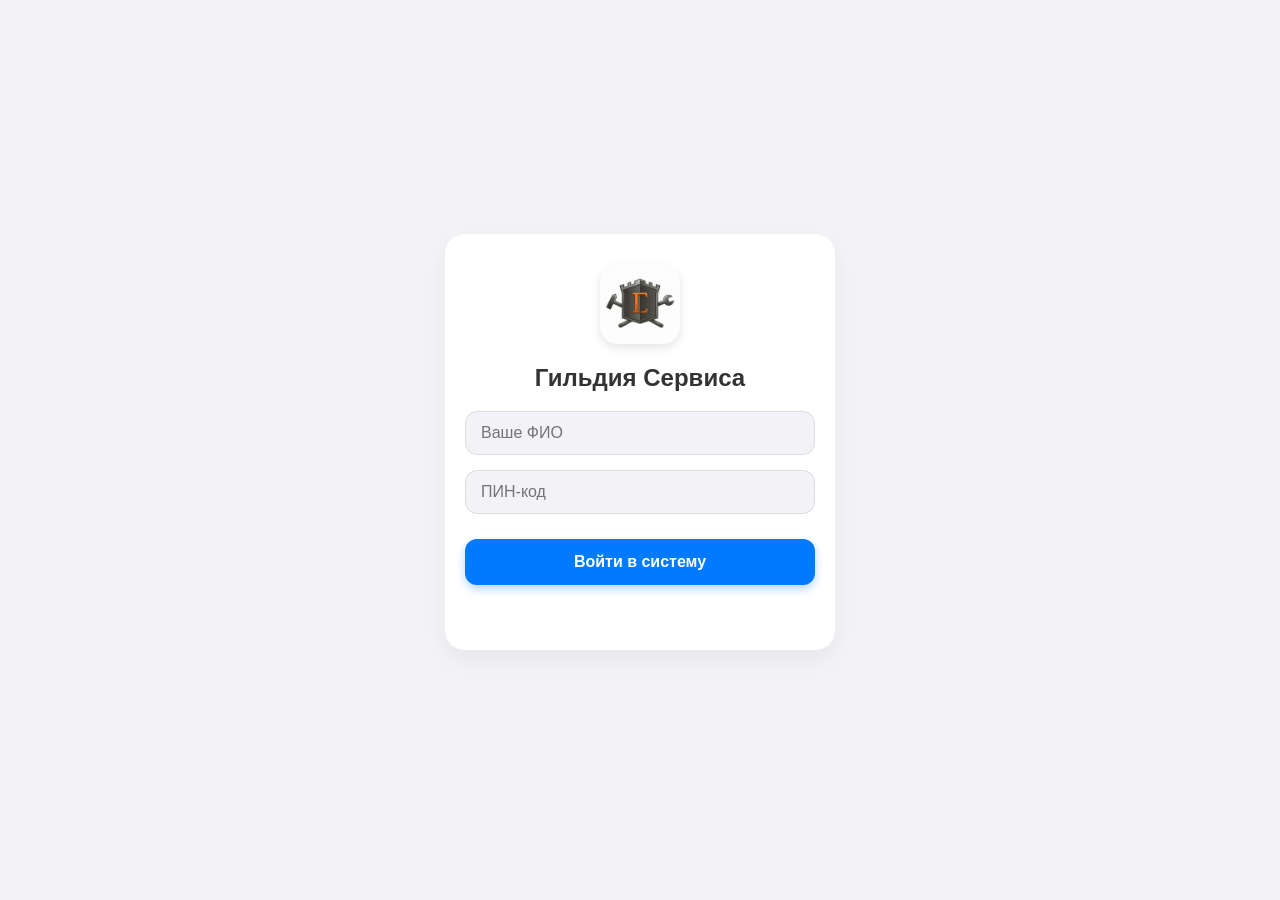
<file: dispatcher.html>
<!DOCTYPE html>
<html lang="ru">
<head>
    <meta charset="UTF-8">
    <meta name="viewport" content="width=device-width, initial-scale=1.0, maximum-scale=1.0, user-scalable=no">
    <meta name="robots" content="noindex, nofollow">
    <meta name="color-scheme" content="light only">
    <title>Диспетчер</title>
    <link rel="manifest" href="manifest.json">
    <link rel="stylesheet" href="styles.css">
    <link rel="stylesheet" href="https://cdnjs.cloudflare.com/ajax/libs/font-awesome/6.4.0/css/all.min.css">
    <style>
        .status-badge { padding: 4px 10px; border-radius: 12px; font-size: 12px; font-weight: bold; display: inline-block; margin-bottom: 8px;}
        .status-new     { background: #e5f1ff; color: #007aff; }
        .status-accepted{ background: #fff3e0; color: #ff9500; }
        .status-done    { background: #e8f5e9; color: #34c759; }

        .ticket-info { font-size: 13px; color: #8e8e93; margin-top: 8px; border-top: 1px solid #f2f2f7; padding-top: 8px; display: flex; justify-content: space-between; align-items: center;}
        .edit-btn  { background: #f2f2f7; color: #007aff; border: none; padding: 6px 12px; border-radius: 8px; font-weight: 600; cursor: pointer; font-size: 12px; margin-left: 4px;}
        .close-btn { background: #fff0f0; color: #ff3b30; border: none; padding: 6px 12px; border-radius: 8px; font-weight: 600; cursor: pointer; font-size: 12px; margin-left: 4px;}

        /* ===== ТЕЛЕФОН ===== */
        .phone-input-wrap { display: flex; align-items: center; gap: 8px; }
        .phone-input-wrap .form-control { flex: 1; }
        .phone-clear-btn {
            background: #f2f2f7; border: none; border-radius: 10px;
            padding: 10px 12px; color: #8e8e93; cursor: pointer;
            font-size: 15px; flex-shrink: 0; transition: background 0.15s;
        }
        .phone-clear-btn:active { background: #e5e5ea; }

        /* ===== ПОДЪЕЗД / КВАРТИРЫ ===== */
        .apt-row { display: flex; gap: 8px; align-items: flex-start; }
        .apt-row .form-control { flex: 1; }
        .apt-tags-wrap { display: flex; flex-wrap: wrap; gap: 6px; margin-top: 8px; }
        .apt-tag {
            background: #e5f1ff; color: #007aff; padding: 4px 10px;
            border-radius: 20px; font-size: 13px; font-weight: 600;
            display: flex; align-items: center; gap: 5px;
        }
        .apt-tag-remove { color: #007aff; cursor: pointer; font-size: 15px; line-height: 1; opacity: 0.7; }
        .apt-tag-remove:hover { opacity: 1; }
        /* ===== ТЕГИ МАСТЕРОВ ===== */
        .master-row { display: flex; gap: 8px; align-items: flex-start; }
        .master-row .form-control { flex: 1; }
        .master-tags-wrap { display: flex; flex-wrap: wrap; gap: 6px; margin-top: 8px; }
        .master-tag {
            background: #e8f5e9; color: #34c759; padding: 4px 10px;
            border-radius: 20px; font-size: 13px; font-weight: 600;
            display: flex; align-items: center; gap: 5px;
        }
        .master-tag-remove { color: #34c759; cursor: pointer; font-size: 15px; line-height: 1; opacity: 0.7; }
        .master-tag-remove:hover { opacity: 1; }
        .master-add-btn {
            background: #34c759; color: white; border: none;
            border-radius: 10px; padding: 10px 14px; font-size: 15px;
            cursor: pointer; flex-shrink: 0; transition: background 0.15s;
        }
        .master-add-btn:active { background: #28a745; }
        .apt-add-btn {
            background: #007aff; color: white; border: none;
            border-radius: 10px; padding: 10px 14px; font-size: 15px;
            cursor: pointer; flex-shrink: 0; transition: background 0.15s;
        }
        .apt-add-btn:active { background: #0055d4; }

        /* ===== РЕЧЬ ===== */
        .speech-btn {
            display: flex; align-items: center; gap: 6px;
            background: #f2f2f7; border: none; border-radius: 10px;
            padding: 8px 14px; font-size: 13px; font-weight: 600;
            color: #3a3a3c; cursor: pointer; margin-bottom: 8px;
            transition: all 0.2s; width: 100%;
        }
        .speech-btn.recording { background: #ff3b30; color: white; animation: pulse 1s infinite; }
        .speech-btn i { font-size: 16px; }
        @keyframes pulse { 0%,100% { opacity: 1; } 50% { opacity: 0.7; } }

        /* ===== ПОДТВЕРЖДЕНИЕ ===== */
        #confirmModal {
            display: none; position: fixed; top: 0; left: 0; right: 0; bottom: 0;
            background: rgba(0,0,0,0.5); z-index: 2000;
            justify-content: center; align-items: center; padding: 20px;
        }
        .confirm-content {
            background: white; padding: 24px 20px; border-radius: 20px;
            width: 100%; max-width: 380px;
            box-shadow: 0 10px 40px rgba(0,0,0,0.2); animation: fadeIn 0.2s;
        }
        .confirm-title { font-size: 18px; font-weight: 800; color: #1c1c1e; margin: 0 0 16px; text-align: center; }
        .confirm-row { display: flex; gap: 10px; align-items: flex-start; padding: 10px 0; border-bottom: 1px solid #f2f2f7; }
        .confirm-row:last-of-type { border-bottom: none; }
        .confirm-icon { width: 32px; height: 32px; border-radius: 8px; display: flex; align-items: center; justify-content: center; font-size: 15px; flex-shrink: 0; }
        .confirm-label { font-size: 11px; color: #8e8e93; font-weight: 600; margin-bottom: 2px; text-transform: uppercase; }
        .confirm-value { font-size: 14px; font-weight: 700; color: #1c1c1e; word-break: break-word; }
        .confirm-btns { display: flex; gap: 10px; margin-top: 18px; }
        .confirm-btns .btn { flex: 1; font-weight: 700; }

        /* ===== МОДАЛКИ ===== */
        #editModal, #closeTicketModal, #rateModal {
            display: none; position: fixed; top: 0; left: 0; right: 0; bottom: 0;
            background: rgba(0,0,0,0.5); z-index: 1000;
            justify-content: center; align-items: flex-start;
            padding: 20px; overflow-y: auto;
        }
        .modal-content {
            background: white; padding: 20px; border-radius: 16px;
            width: 100%; max-width: 420px;
            box-shadow: 0 10px 25px rgba(0,0,0,0.2);
            animation: fadeIn 0.2s; margin: auto;
        }
        .modal-content .form-control {
            width: 100%; padding: 12px 14px; border: 2px solid #e5e5ea;
            border-radius: 12px; background: #fff; color: #1c1c1e;
            font-size: 15px; box-sizing: border-box;
            transition: border-color 0.2s; font-family: inherit; -webkit-appearance: none;
        }
        .modal-content .form-control:focus { outline: none; border-color: #007aff; }
        .modal-content .form-group { margin-bottom: 12px; }
        .modal-content .form-group label { display: block; color: #1c1c1e; font-weight: 600; margin-bottom: 6px; font-size: 13px; }

        /* ===== ФОРМА ЗАКРЫТИЯ ===== */
        .free-toggle {
            background: #f2f2f7; padding: 14px 16px; border-radius: 12px;
            display: flex; align-items: center; margin-bottom: 14px;
            cursor: pointer; user-select: none; border: 2px solid transparent; transition: all 0.2s;
        }
        .free-toggle input { transform: scale(1.4); margin-right: 12px; accent-color: #34c759; flex-shrink: 0; }
        .free-toggle span { font-weight: 600; color: #3a3a3c; font-size: 14px; }
        .total-price {
            background: #e5f1ff; color: #007aff; padding: 14px 16px;
            border-radius: 12px; font-size: 20px; font-weight: 700;
            text-align: right; margin-bottom: 14px; border: 2px solid #cce4ff;
        }

        /* ===== БЕЙДЖ НА КНОПКЕ НОВЫЕ ===== */
        .nav-item { position: relative; }
        .nav-badge {
            position: absolute; top: -8px; right: -14px;
            background: #ff3b30; color: white; font-size: 10px; font-weight: 800;
            min-width: 16px; height: 16px; border-radius: 8px; padding: 0 4px;
            display: none; align-items: center; justify-content: center; line-height: 1;
        }
        .nav-badge.show { display: flex; }

        /* ===== ПРОФИЛЬ ===== */
        .profile-hero {
            background: linear-gradient(135deg, #007aff 0%, #0055d4 100%);
            border-radius: 20px; padding: 30px 20px 25px;
            text-align: center; margin-bottom: 16px;
            position: relative; overflow: hidden;
            box-shadow: 0 8px 32px rgba(0,122,255,0.25);
        }
        .profile-hero::before {
            content: ''; position: absolute; top: -40px; right: -40px;
            width: 160px; height: 160px; background: rgba(255,255,255,0.08); border-radius: 50%;
        }
        .profile-hero::after {
            content: ''; position: absolute; bottom: -30px; left: -30px;
            width: 120px; height: 120px; background: rgba(255,255,255,0.06); border-radius: 50%;
        }
        .profile-avatar {
            width: 80px; height: 80px; border-radius: 50%;
            background: rgba(255,255,255,0.2);
            display: flex; align-items: center; justify-content: center;
            margin: 0 auto 14px; border: 3px solid rgba(255,255,255,0.5);
            font-size: 32px; color: white; position: relative; z-index: 1;
        }
        .profile-hero h2 { margin: 0 0 4px; color: white; font-size: 22px; font-weight: 800; position: relative; z-index: 1;}
        .profile-role-badge {
            display: inline-block; background: rgba(255,255,255,0.2);
            color: rgba(255,255,255,0.9); padding: 4px 14px; border-radius: 20px;
            font-size: 12px; font-weight: 700; letter-spacing: 0.5px;
            text-transform: uppercase; margin-top: 6px; position: relative; z-index: 1;
        }
        .profile-online-dot { display: inline-block; width: 8px; height: 8px; background: #4cd964; border-radius: 50%; margin-right: 5px; box-shadow: 0 0 6px #4cd964; }
        .stats-grid-4 { display: grid; grid-template-columns: 1fr 1fr; gap: 10px; margin-bottom: 14px; }
        .stat-box-new {
            background: white; border-radius: 16px; padding: 16px 12px;
            text-align: center; border: 1.5px solid #f0f0f5;
            box-shadow: 0 2px 10px rgba(0,0,0,0.04); transition: transform 0.15s;
        }
        .stat-box-new:active { transform: scale(0.97); }
        .stat-icon-wrap { width: 40px; height: 40px; border-radius: 12px; display: flex; align-items: center; justify-content: center; margin: 0 auto 10px; font-size: 18px; }
        .stat-num-new { font-size: 28px; font-weight: 900; line-height: 1; margin-bottom: 4px; }
        .stat-label-new { font-size: 11px; color: #8e8e93; font-weight: 600; text-transform: uppercase; letter-spacing: 0.3px;}
        .achievement-card {
            background: white; border-radius: 16px; padding: 16px;
            margin-bottom: 14px; border: 1.5px solid #f0f0f5;
            box-shadow: 0 2px 10px rgba(0,0,0,0.04);
        }
        .achievement-header { display: flex; align-items: center; gap: 14px; margin-bottom: 12px; }
        .achievement-icon-wrap { width: 52px; height: 52px; border-radius: 14px; display: flex; align-items: center; justify-content: center; font-size: 26px; flex-shrink: 0; }
        .achievement-title { font-size: 16px; font-weight: 800; color: #1c1c1e; margin: 0 0 3px;}
        .achievement-subtitle { font-size: 12px; color: #8e8e93; margin: 0;}
        .progress-wrap { margin-top: 4px; }
        .progress-bar-bg { background: #f2f2f7; border-radius: 10px; height: 8px; overflow: hidden; margin-bottom: 6px; }
        .progress-bar-fill { height: 100%; border-radius: 10px; background: linear-gradient(90deg, #007aff, #00c2ff); transition: width 1s cubic-bezier(.4,0,.2,1); }
        .progress-labels { display: flex; justify-content: space-between; font-size: 11px; color: #8e8e93; font-weight: 600;}
        .activity-card {
            background: white; border-radius: 16px; padding: 16px;
            margin-bottom: 14px; border: 1.5px solid #f0f0f5;
            box-shadow: 0 2px 10px rgba(0,0,0,0.04);
        }
        .activity-title { font-size: 14px; font-weight: 800; color: #1c1c1e; margin: 0 0 12px;}
        .activity-row { display: flex; align-items: center; gap: 10px; padding: 8px 0; border-bottom: 1px solid #f5f5f5; }
        .activity-row:last-child { border-bottom: none; }
        .activity-dot { width: 8px; height: 8px; border-radius: 50%; flex-shrink: 0; }
        .activity-text { font-size: 13px; color: #3a3a3c; flex: 1; }
        .activity-val { font-size: 13px; font-weight: 700; }
        .logout-btn {
            display: flex; align-items: center; justify-content: center; gap: 8px;
            width: 100%; padding: 14px; background: white;
            border: 1.5px solid #ffe5e5; border-radius: 14px;
            color: #ff3b30; font-size: 15px; font-weight: 700;
            cursor: pointer; margin-bottom: 20px;
            box-shadow: 0 2px 10px rgba(255,59,48,0.07); transition: background 0.15s;
        }
        .logout-btn:active { background: #fff0f0; }
        .section-label { font-size: 11px; font-weight: 700; color: #8e8e93; text-transform: uppercase; letter-spacing: 0.5px; margin: 0 0 8px 4px; }
        .empty-state { text-align: center; padding: 50px 20px; color: #8e8e93; }
        .empty-state i { font-size: 48px; margin-bottom: 12px; display: block; color: #d1d1d6; }
        .empty-state h3 { margin: 0 0 6px; color: #3a3a3c; }
        .empty-state p { margin: 0; font-size: 13px; }

        @keyframes fadeIn { from { opacity: 0; transform: translateY(10px); } to { opacity: 1; transform: translateY(0); } }
        .profile-animate { animation: fadeIn 0.4s both; }
        .profile-animate:nth-child(2) { animation-delay: 0.07s; }
        .profile-animate:nth-child(3) { animation-delay: 0.14s; }
        .profile-animate:nth-child(4) { animation-delay: 0.21s; }
        .profile-animate:nth-child(5) { animation-delay: 0.28s; }

        /* ===== ОБЩИЕ СТИЛИ ФОРМЫ ===== */
        .form-control {
            width: 100%; padding: 12px 14px; border: 2px solid #e5e5ea;
            border-radius: 12px; background: #fff; color: #1c1c1e;
            font-size: 15px; box-sizing: border-box;
            transition: border-color 0.2s; font-family: inherit; -webkit-appearance: none;
        }
        .form-control:focus { outline: none; border-color: #007aff; }
        .form-group { margin-bottom: 14px; }
        .form-group label { display: block; color: #1c1c1e; font-weight: 600; margin-bottom: 6px; font-size: 13px; }
        .field-hint { font-size: 11px; color: #8e8e93; margin-top: 4px; padding-left: 2px; }

        /* ===== ТИП ЗАЯВКИ ===== */
        .ticket-type-buttons { display: flex; gap: 8px; margin-top: 8px; flex-wrap: wrap; }
        .type-btn {
            flex: 1; min-width: 100px; padding: 10px 8px;
            border: 2px solid #e5e5ea; border-radius: 12px;
            background: white; cursor: pointer; font-size: 13px;
            transition: all 0.2s; font-weight: 600; color: #3a3a3c;
        }
        .type-btn:hover { border-color: #007aff; }
        .type-btn.active { border-color: #007aff; background: #e5f1ff; color: #007aff; }
        .payment-options { display: flex; flex-direction: column; gap: 8px; margin-top: 6px; }
        .payment-options label { display: flex; align-items: center; gap: 8px; font-size: 14px; color: #1c1c1e; cursor: pointer; }
        .payment-options input[type="radio"] { transform: scale(1.2); accent-color: #007aff; }

        /* ===== ОЦЕНКА МАСТЕРА ===== */
        .rate-stars { display: flex; gap: 4px; margin: 10px 0; font-size: 28px; }
        .rate-stars i { color: #e5e5ea; cursor: pointer; transition: color 0.15s; }
        .rate-stars i.active { color: #ff9500; }
        .rate-stars i:hover { transform: scale(1.1); }
        .rate-comment {
            width: 100%; padding: 10px 12px; border: 2px solid #e5e5ea;
            border-radius: 10px; font-size: 14px; margin-top: 8px;
            resize: vertical; min-height: 60px; box-sizing: border-box;
            font-family: inherit;
        }
        .rate-comment:focus { outline: none; border-color: #007aff; }
        .rate-btns { display: flex; gap: 8px; margin-top: 12px; }
        .rate-btns .btn { flex: 1; font-weight: 700; }
        .rate-badge {
            display: inline-flex; align-items: center; gap: 4px;
            background: #fff3e0; color: #ff9500; padding: 4px 10px;
            border-radius: 20px; font-size: 11px; font-weight: 700; margin-left: 8px;
        }

        /* ===== СТАТУС ПРИНЯТА ===== */
        .ticket-accepted-info {
            background: #fff3e0; border-radius: 10px; padding: 8px 12px;
            font-size: 12px; color: #ff9500; margin-top: 6px;
            display: flex; align-items: center; gap: 6px;
        }
        
        /* ===== OFFLINE TOAST ===== */
        .offline-toast {
            position: fixed;
            top: -80px;
            left: 50%;
            transform: translateX(-50%);
            padding: 12px 18px;
            border-radius: 14px;
            font-size: 14px;
            font-weight: 600;
            display: flex;
            align-items: center;
            gap: 10px;
            z-index: 9999;
            transition: top 0.4s cubic-bezier(0.34, 1.56, 0.64, 1);
            box-shadow: 0 8px 30px rgba(0,0,0,0.15);
            white-space: nowrap;
            pointer-events: none;
        }
        .offline-toast.show { top: 16px; }
        .offline-toast.offline { background: #1c1c1e; color: white; }
        .offline-toast.online { background: #34c759; color: white; }
        
                @keyframes slideDown {
            from { transform: translateY(-100%); }
            to { transform: translateY(0); }
        }
    </style>
<base target="_blank">
<base target="_blank">
<base target="_blank">
</head>
<body>
    
    <!-- ===== OFFLINE TOAST ===== -->
    <div class="offline-toast" id="offlineToast">
        <i id="toastIcon" class="fa-solid fa-wifi-slash"></i>
        <span id="toastText">Нет подключения к интернету</span>
    </div>

    <div class="top-bar" id="headerTitle">Новая заявка</div>

    <div class="container">

        <!-- ЭКРАН 1: СОЗДАТЬ ЗАЯВКУ -->
        <div id="tab-create" class="tab-content active">
            <div class="card">

                <!-- АДРЕС -->
                <div class="form-group" style="position: relative;">
                    <label><i class="fa-solid fa-location-dot"></i> Адрес:</label>
                    <input type="text" class="form-control" id="address"
                           placeholder="Начните вводить адрес..."
                           oninput="filterAddresses()" onfocus="filterAddresses()">
                    <div id="customAddressList" class="custom-dropdown"></div>
                </div>

                <!-- ТИП ЗАЯВКИ -->
                <div class="form-group">
                    <label><i class="fa-solid fa-list-check"></i> Тип заявки:</label>
                    <div class="ticket-type-buttons">
                        <button type="button" class="type-btn" onclick="selectTicketType(this, 'Аварийная')">🚨 Аварийная</button>
                        <button type="button" class="type-btn" onclick="selectTicketType(this, 'Линейная')">🔧 Линейная</button>
                        <button type="button" class="type-btn" onclick="selectTicketType(this, 'Монтажная')">🏗️ Монтажная</button>
                    </div>
                    <div class="field-hint">Выберите тип — от этого зависят опции оплаты</div>
                </div>

                <!-- ТИП ОПЛАТЫ -->
                <div id="paymentBlock" class="form-group" style="display:none">
                    <label><i class="fa-solid fa-wallet"></i> Тип оплаты:</label>
                    <div id="paymentOptions" class="payment-options"></div>
                </div>

                <!-- ПРЕДУПРЕЖДЕНИЕ для монтажной -->
                <div id="invoiceWarning" class="form-group" style="display:none">
                    <div style="background:#fff3cd; padding:12px; border-radius:12px; color:#856404; font-size:13px;">
                        ⚠️ <b>Монтажная работа</b> — необходимо выставить счёт. Оплата не указывается в заявке.
                    </div>
                </div>

                <!-- ПОДЪЕЗД + КВАРТИРЫ -->
                <div class="form-group">
                    <label><i class="fa-solid fa-door-open"></i> Подъезд и квартира:</label>
                    <div class="apt-row">
                        <input type="text" class="form-control" id="entrance"
                               placeholder="Подъезд" inputmode="numeric" pattern="[0-9]*" style="max-width:100px;">
                        <input type="text" class="form-control" id="aptInput"
                               placeholder="Квартира" inputmode="numeric" pattern="[0-9]*">
                        <button class="apt-add-btn" onclick="addApt()" title="Добавить квартиру">
                            <i class="fa-solid fa-plus"></i>
                        </button>
                    </div>
                    <div class="apt-tags-wrap" id="aptTags"></div>
                    <div class="field-hint">Можно добавить несколько квартир</div>
                </div>

                <!-- ТЕЛЕФОН -->
                <div class="form-group">
                    <label><i class="fa-solid fa-phone"></i> Телефон заказчика:</label>
                    <div class="phone-input-wrap">
                        <input type="tel" class="form-control" id="phone"
                               placeholder="+7 (___) ___-__-__"
                               inputmode="tel"
                               oninput="formatPhone(this)"
                               maxlength="18">
                        <button class="phone-clear-btn" onclick="clearPhone()" title="Очистить">
                            <i class="fa-solid fa-xmark"></i>
                        </button>
                    </div>
                    <div class="field-hint">Необязательно</div>
                </div>

                <!-- ПРОБЛЕМА + РЕЧЬ -->
                <div class="form-group">
                    <label><i class="fa-solid fa-triangle-exclamation"></i> Проблема:</label>
                    <button class="speech-btn" id="speechBtn" onclick="toggleSpeech()">
                        <i class="fa-solid fa-microphone" id="speechIcon"></i>
                        <span id="speechLabel">🎙 Надиктовать</span>
                    </button>
                    <textarea class="form-control" id="problem" rows="3"
                              placeholder="Что случилось..."></textarea>
                </div>

                <!-- МАСТЕРЫ (несколько) -->
                <div class="form-group" style="position: relative;">
                    <label><i class="fa-solid fa-helmet-safety"></i> Назначить мастеров:</label>
                    <div class="master-row">
                        <input type="text" class="form-control" id="masterInput"
                               placeholder="Начните вводить ФИО..."
                               oninput="filterMasters()" onfocus="filterMasters()"
                               onkeydown="if(event.key==='Enter'){event.preventDefault();addMaster();}">
                        <button class="master-add-btn" onclick="addMaster()" title="Добавить мастера">
                            <i class="fa-solid fa-plus"></i>
                        </button>
                    </div>
                    <div class="master-tags-wrap" id="masterTags"></div>
                    <div class="field-hint">Можно назначить несколько мастеров</div>
                    <div id="customMasterList" class="custom-dropdown"></div>
                </div>

                <button class="btn btn-primary" id="btnSubmitTicket" onclick="askConfirm()">
                    <i class="fa-solid fa-paper-plane"></i> Отправить заявку
                </button>
            </div>
        </div>

        <!-- ЭКРАН 2: НОВЫЕ ЗАЯВКИ -->
        <div id="tab-new" class="tab-content">
            <div id="ticketsContainerNew"></div>
            <div id="noTicketsMsgNew" class="empty-state">
                <i class="fa-solid fa-circle-notch fa-spin"></i>
                <p>Загрузка...</p>
            </div>
        </div>

        <!-- ЭКРАН 3: ЗАКРЫТЫЕ ЗАЯВКИ -->
        <div id="tab-done" class="tab-content">
            <div id="ticketsContainerDone"></div>
            <div id="noTicketsMsgDone" class="empty-state">
                <i class="fa-solid fa-circle-notch fa-spin"></i>
                <p>Загрузка...</p>
            </div>
        </div>

        <!-- ЭКРАН 4: ПРОФИЛЬ -->
        <div id="tab-profile" class="tab-content">
            <div class="profile-hero profile-animate">
                <div class="profile-avatar"><i class="fa-solid fa-headset"></i></div>
                <h2 id="profileName">Загрузка...</h2>
                <div class="profile-role-badge">
                    <span class="profile-online-dot"></span>Диспетчер
                </div>
            </div>

            <p class="section-label profile-animate">Статистика</p>
            <div class="stats-grid-4 profile-animate">
                <div class="stat-box-new">
                    <div class="stat-icon-wrap" style="background:#e5f1ff;">
                        <i class="fa-solid fa-calendar-day" style="color:#007aff;"></i>
                    </div>
                    <div class="stat-num-new" id="statMonthly" style="color:#007aff;">—</div>
                    <div class="stat-label-new">В этом месяце</div>
                </div>
                <div class="stat-box-new">
                    <div class="stat-icon-wrap" style="background:#e8f5e9;">
                        <i class="fa-solid fa-check-double" style="color:#34c759;"></i>
                    </div>
                    <div class="stat-num-new" id="statAllTime" style="color:#34c759;">—</div>
                    <div class="stat-label-new">За всё время</div>
                </div>
                <div class="stat-box-new">
                    <div class="stat-icon-wrap" style="background:#fff3e0;">
                        <i class="fa-solid fa-bolt" style="color:#ff9500;"></i>
                    </div>
                    <div class="stat-num-new" id="statOpen" style="color:#ff9500;">—</div>
                    <div class="stat-label-new">Открытых</div>
                </div>
                <div class="stat-box-new">
                    <div class="stat-icon-wrap" style="background:#f3e5f5;">
                        <i class="fa-solid fa-star" style="color:#af52de;"></i>
                    </div>
                    <div class="stat-num-new" id="statClosed" style="color:#af52de;">—</div>
                    <div class="stat-label-new">Закрытых</div>
                </div>
            </div>

            <p class="section-label profile-animate">Достижение</p>
            <div class="achievement-card profile-animate">
                <div class="achievement-header">
                    <div class="achievement-icon-wrap" id="badgeIconWrap" style="background:#e5f1ff;">
                        <i class="fa-solid fa-medal" id="badgeIcon" style="color:#007aff;"></i>
                    </div>
                    <div>
                        <div class="achievement-title" id="badgeTitle">Загружаем статус...</div>
                        <div class="achievement-subtitle" id="badgeDesc">...</div>
                    </div>
                </div>
                <div class="progress-wrap">
                    <div class="progress-bar-bg">
                        <div class="progress-bar-fill" id="progressFill" style="width:0%;"></div>
                    </div>
                    <div class="progress-labels">
                        <span id="progressCurrent">0</span>
                        <span id="progressNext">50</span>
                    </div>
                </div>
            </div>

            <p class="section-label profile-animate">Активность</p>
            <div class="activity-card profile-animate">
                <div class="activity-title">📊 Разбивка по статусам</div>
                <div class="activity-row">
                    <div class="activity-dot" style="background:#007aff;"></div>
                    <div class="activity-text">Новые / В работе</div>
                    <div class="activity-val" id="actOpen" style="color:#007aff;">—</div>
                </div>
                <div class="activity-row">
                    <div class="activity-dot" style="background:#34c759;"></div>
                    <div class="activity-text">Закрытые</div>
                    <div class="activity-val" id="actClosed" style="color:#34c759;">—</div>
                </div>
                <div class="activity-row">
                    <div class="activity-dot" style="background:#ff9500;"></div>
                    <div class="activity-text">Процент закрытия</div>
                    <div class="activity-val" id="actRate" style="color:#ff9500;">—</div>
                </div>
            </div>

            <button class="logout-btn profile-animate" onclick="logout()">
                <i class="fa-solid fa-arrow-right-from-bracket"></i> Выйти из аккаунта
            </button>
        </div>
    </div>

    <!-- МОДАЛ: ПОДТВЕРЖДЕНИЕ -->
    <div id="confirmModal">
        <div class="confirm-content">
            <div class="confirm-title">✅ Всё правильно?</div>
            <div class="confirm-row">
                <div class="confirm-icon" style="background:#e5f1ff;">
                    <i class="fa-solid fa-location-dot" style="color:#007aff;"></i>
                </div>
                <div>
                    <div class="confirm-label">Адрес</div>
                    <div class="confirm-value" id="cfAddress">—</div>
                </div>
            </div>
            <div class="confirm-row">
                <div class="confirm-icon" style="background:#e5f1ff;">
                    <i class="fa-solid fa-list-check" style="color:#007aff;"></i>
                </div>
                <div>
                    <div class="confirm-label">Тип заявки / Оплата</div>
                    <div class="confirm-value" id="cfType">—</div>
                </div>
            </div>
            <div class="confirm-row">
                <div class="confirm-icon" style="background:#f3e5f5;">
                    <i class="fa-solid fa-door-open" style="color:#af52de;"></i>
                </div>
                <div>
                    <div class="confirm-label">Подъезд / Квартиры</div>
                    <div class="confirm-value" id="cfApt">—</div>
                </div>
            </div>
            <div class="confirm-row">
                <div class="confirm-icon" style="background:#e8f5e9;">
                    <i class="fa-solid fa-phone" style="color:#34c759;"></i>
                </div>
                <div>
                    <div class="confirm-label">Телефон</div>
                    <div class="confirm-value" id="cfPhone">—</div>
                </div>
            </div>
            <div class="confirm-row">
                <div class="confirm-icon" style="background:#fff3e0;">
                    <i class="fa-solid fa-triangle-exclamation" style="color:#ff9500;"></i>
                </div>
                <div>
                    <div class="confirm-label">Проблема</div>
                    <div class="confirm-value" id="cfProblem">—</div>
                </div>
            </div>
            <div class="confirm-row">
                <div class="confirm-icon" style="background:#f2f2f7;">
                    <i class="fa-solid fa-helmet-safety" style="color:#3a3a3c;"></i>
                </div>
                <div>
                    <div class="confirm-label">Мастера</div>
                    <div class="confirm-value" id="cfMaster">—</div>
                </div>
            </div>
            <div class="confirm-btns">
                <button class="btn" style="background:#f2f2f7; color:#3a3a3c;" onclick="closeConfirmModal()">
                    <i class="fa-solid fa-pen"></i> Изменить
                </button>
                <button class="btn btn-primary" id="btnConfirmSend" onclick="sendTicket()">
                    <i class="fa-solid fa-paper-plane"></i> Отправить
                </button>
            </div>
        </div>
    </div>

    <!-- МОДАЛ: РЕДАКТИРОВАНИЕ -->
    <div id="editModal">
        <div class="modal-content">
            <h3 style="margin-top:0; border-bottom:1px solid #eee; padding-bottom:10px;">
                <i class="fa-solid fa-pen" style="color:#007aff;"></i> Редактировать заявку
            </h3>
            <div class="form-group" style="position:relative;">
                <label>Адрес:</label>
                <input type="text" class="form-control" id="editAddress"
                       oninput="filterEditAddresses()" onfocus="filterEditAddresses()">
                <div id="customEditAddressList" class="custom-dropdown"></div>
            </div>
            <div class="form-group">
                <label>Проблема:</label>
                <textarea class="form-control" id="editProblem" rows="2"></textarea>
            </div>
            <div class="form-group" style="position:relative;">
                <label>Мастер:</label>
                <input type="text" class="form-control" id="editMaster"
                       oninput="filterEditMasters()" onfocus="filterEditMasters()">
                <div id="customEditMasterList" class="custom-dropdown"></div>
            </div>
            <div class="form-group">
                <label>Тип заявки:</label>
                <select class="form-control" id="editTicketType">
                    <option value="Аварийная">🚨 Аварийная</option>
                    <option value="Линейная">🔧 Линейная</option>
                    <option value="Монтажная">🏗️ Монтажная</option>
                </select>
            </div>
            <div class="form-group">
                <label>Тип оплаты:</label>
                <select class="form-control" id="editPaymentType">
                    <option value="Бесплатно">Бесплатно (в счёт содержания)</option>
                    <option value="Платно">Платно (от заказчика)</option>
                    <option value="Коммерческая">Коммерческая</option>
                    <option value="Платная">Платная</option>
                    <option value="В счёт содержания">В счёт содержания</option>
                    <option value="Счёт">Счёт (монтаж)</option>
                </select>
            </div>
            <button class="btn btn-primary" id="btnSaveEdit" onclick="saveEdit()" style="margin-bottom:10px;">
                💾 Сохранить изменения
            </button>
            <button class="btn" style="background:#f2f2f7; color:#ff3b30;" onclick="closeEditModal()">Отмена</button>
        </div>
    </div>

    <!-- МОДАЛ: ЗАКРЫТИЕ ЗАЯВКИ -->
    <div id="closeTicketModal">
        <div class="modal-content">
            <h3 style="margin-top:0; border-bottom:1px solid #eee; padding-bottom:10px;">
                <i class="fa-solid fa-circle-check" style="color:#34c759;"></i> Закрыть заявку
            </h3>
            <div style="background:#f2f2f7; border-radius:12px; padding:12px 14px; margin-bottom:14px;">
                <div id="closeAddress" style="font-weight:700; color:#1c1c1e; margin-bottom:4px;"></div>
                <div id="closeProblem" style="font-size:13px; color:#3a3a3c;"></div>
            </div>
            <div class="form-group">
                <label>Описание выполненных работ:</label>
                <textarea class="form-control" id="closeDescription" rows="3"
                          placeholder="Что было сделано..."></textarea>
            </div>
            <button class="btn btn-primary" id="btnConfirmClose" onclick="confirmCloseTicket()"
                    style="background:#34c759; margin-bottom:10px; font-weight:700;">
                <i class="fa-solid fa-check-double"></i> Закрыть заявку
            </button>
            <button class="btn" style="background:#f2f2f7; color:#ff3b30;" onclick="closeCloseModal()">Отмена</button>
        </div>
    </div>

    <!-- МОДАЛ: ОЦЕНКА МАСТЕРА -->
    <div id="rateModal">
        <div class="modal-content">
            <h3 style="margin-top:0; border-bottom:1px solid #eee; padding-bottom:10px;">
                <i class="fa-solid fa-star" style="color:#ff9500;"></i> Оценить работу мастера
            </h3>
            <div style="background:#f2f2f7; border-radius:12px; padding:12px 14px; margin-bottom:14px;">
                <div id="rateAddress" style="font-weight:700; color:#1c1c1e; margin-bottom:4px;"></div>
                <div id="rateMaster" style="font-size:13px; color:#3a3a3c;"></div>
            </div>
            <div class="form-group">
                <label>Ваша оценка:</label>
                <div class="rate-stars" id="rateStars">
                    <i class="fa-solid fa-star" data-value="1"></i>
                    <i class="fa-solid fa-star" data-value="2"></i>
                    <i class="fa-solid fa-star" data-value="3"></i>
                    <i class="fa-solid fa-star" data-value="4"></i>
                    <i class="fa-solid fa-star" data-value="5"></i>
                </div>
                <input type="hidden" id="rateValue" value="0">
            </div>
            <div class="form-group">
                <label>Комментарий (необязательно):</label>
                <textarea class="rate-comment" id="rateComment" placeholder="Что понравилось / что улучшить..."></textarea>
            </div>
            <div class="rate-btns">
                <button class="btn" style="background:#f2f2f7; color:#3a3a3c;" onclick="closeRateModal()">Отмена</button>
                <button class="btn btn-primary" id="btnSubmitRate" onclick="submitRate()">
                    <i class="fa-solid fa-paper-plane"></i> Отправить оценку
                </button>
            </div>
        </div>
    </div>

    <!-- НИЖНЕЕ МЕНЮ -->
    <div class="bottom-nav">
        <div class="nav-item active" onclick="switchTab('create')" id="nav-create">
            <i class="fa-solid fa-plus"></i><span>Создать</span>
        </div>
        <div class="nav-item" onclick="switchTab('new')" id="nav-new">
            <i class="fa-solid fa-bolt"></i>
            <span style="position:relative;">Новые<span class="nav-badge" id="navBadge"></span></span>
        </div>
        <div class="nav-item" onclick="switchTab('done')" id="nav-done">
            <i class="fa-solid fa-check-double"></i><span>Закрытые</span>
        </div>
        <div class="nav-item" onclick="switchTab('profile')" id="nav-profile">
            <i class="fa-solid fa-user"></i><span>Профиль</span>
        </div>
    </div>

    <script>
    const URL_GOOGLE_SERVER = "https://script.google.com/macros/s/AKfycbxfMMoR5LATkWt4HeT8XCxjOipYSay-c_9YVZExPPZ9edVLciR4YbHrqjadC_nSdFGfjg/exec";

    const $ = (id) => document.getElementById(id);

    let allAddresses       = [];
    let allMasters         = [];
    let currentUser        = null;
    let myTicketsArray     = [];
    let currentEditId      = null;
    let currentCloseId     = null;
    let currentRateTicketId = null;
    let aptList            = []; // [{entrance, apt}, ...]
    let masterList         = [];
    let recognition        = null;
    let isRecording        = false;
    let selectedTicketType = '';

    // ==========================================
    // ИНИЦИАЛИЗАЦИЯ
    // ==========================================
    window.onload = async function () {
        const userStr = localStorage.getItem("currentUser");
        if (!userStr) { window.location.replace("index.html"); return; }
        currentUser = JSON.parse(userStr);
        if (currentUser.role !== "диспетчер") { window.location.replace("index.html"); return; }

        $("profileName").innerText = currentUser.name;

        if (!window.location.hash) {
            history.replaceState({ tab: 'create' }, "", "#create");
        } else {
            applyTab(window.location.hash.replace('#', ''));
        }

        try {
            const [addrs, users] = await Promise.all([
                fetch(URL_GOOGLE_SERVER + "?action=getAddresses").then(r => r.json()),
                fetch(URL_GOOGLE_SERVER + "?action=getUsers").then(r => r.json()) 
            ]);
            allAddresses = addrs.map(a => String(a).trim());
            allMasters   = users.filter(u => u.role === "мастер").map(u => String(u.name).trim());
        } catch (e) {
            console.log("Ошибка загрузки справочников", e);
        }

        initSpeech();

        // Звёзды в модале оценки
        $('rateStars').addEventListener('click', function(e) {
            const star = e.target.closest('i[data-value]');
            if (!star) return;
            const val = parseInt(star.dataset.value);
            $('rateValue').value = val;
            document.querySelectorAll('#rateStars i').forEach((s, idx) => {
                s.classList.toggle('active', idx < val);
            });
        });

        // Закрываем дропдауны при клике вне
        document.addEventListener('click', function (e) {
            const ids     = ['address','masterInput','editAddress','editMaster'];
            const dropIds = ['customAddressList','customMasterList',
                             'customEditAddressList','customEditMasterList'];
            ids.forEach((id, i) => {
                if (e.target.id !== id) {
                    const el = $(dropIds[i]);
                    if (el) el.style.display = 'none';
                }
            });
        });

        // Enter + blur в поле квартиры (авто-сохранение)
        $('aptInput').addEventListener('keydown', function(e) {
            if (e.key === 'Enter') { e.preventDefault(); addApt(); }
        });
        $('aptInput').addEventListener('blur', function() {
            if (this.value.trim()) addApt();
        });

        // Проверяем сессию раз в 24 часа, пока вкладка активна
        setInterval(() => {
            if (document.visibilityState === 'visible') {
                checkSession().then(ok => {
                    if (!ok) console.log("[Session] Разлогин по таймеру");
                });
            }
        }, 24 * 60 * 60 * 1000);
    };

    window.addEventListener('popstate', (event) => {
        applyTab(event.state && event.state.tab ? event.state.tab : 'create');
    });

    function switchTab(tabName) {
        history.pushState({ tab: tabName }, "", "#" + tabName);
        applyTab(tabName);
    }

    function applyTab(tabName) {
        document.querySelectorAll('.tab-content').forEach(t => t.classList.remove('active'));
        document.querySelectorAll('.nav-item').forEach(n => n.classList.remove('active'));

        const tabEl = $('tab-' + tabName);
        const navEl = $('nav-' + tabName);
        if (tabEl) tabEl.classList.add('active');
        if (navEl) navEl.classList.add('active');

        const titles = {
            'create':  'Новая заявка',
            'new':     'Активные заявки',
            'done':    'Закрытые заявки',
            'profile': 'Профиль'
        };
        $('headerTitle').innerText = titles[tabName] || 'Служба ЖКХ';

        if (tabName === 'new' || tabName === 'done') loadMyTickets();
        if (tabName === 'profile') loadStats();
    }

    // ==========================================
    // ТИП ЗАЯВКИ + ОПЛАТА
    // ==========================================
    function selectTicketType(btn, type) {
        document.querySelectorAll('.type-btn').forEach(b => b.classList.remove('active'));
        btn.classList.add('active');
        selectedTicketType = type;
        updatePaymentOptions(type);
    }

    function updatePaymentOptions(type) {
        const block   = $('paymentBlock');
        const options = $('paymentOptions');
        const warning = $('invoiceWarning');

        warning.style.display = 'none';

        if (type === 'Аварийная') {
            block.style.display = 'block';
            options.innerHTML = `
                <label><input type="radio" name="payment" value="Бесплатно" checked> Бесплатно (в счёт содержания)</label>
                <label><input type="radio" name="payment" value="Платно"> Платно (от заказчика)</label>
            `;
        } else if (type === 'Линейная') {
            block.style.display = 'block';
            options.innerHTML = `
                <label><input type="radio" name="payment" value="Коммерческая" checked> Коммерческая</label>
                <label><input type="radio" name="payment" value="Платная"> Платная</label>
                <label><input type="radio" name="payment" value="В счёт содержания"> В счёт содержания</label>
            `;
        } else if (type === 'Монтажная') {
            block.style.display = 'none';
            warning.style.display = 'block';
        }
    }

    function getSelectedPaymentType() {
        if (selectedTicketType === 'Монтажная') return 'Счёт';
        const radio = document.querySelector('input[name="payment"]:checked');
        return radio ? radio.value : 'Бесплатно';
    }

    // ==========================================
    // ТЕЛЕФОН
    // ==========================================
    function formatPhone(input) {
        let val = input.value.replace(/\D/g, '');
        if (val.startsWith('8')) val = '7' + val.slice(1);
        if (!val.startsWith('7') && val.length > 0) val = '7' + val;

        let result = '';
        if (val.length > 0)  result = '+7';
        if (val.length > 1)  result += ' (' + val.slice(1, 4);
        if (val.length >= 4) result += ') ' + val.slice(4, 7);
        if (val.length >= 7) result += '-' + val.slice(7, 9);
        if (val.length >= 9) result += '-' + val.slice(9, 11);

        input.value = result;
    }

    function clearPhone() {
        $('phone').value = '';
        $('phone').focus();
    }

    // ==========================================
    // КВАРТИРЫ
    // ==========================================
    function addApt() {
        const val = $('aptInput').value.trim();
        const entrance = $('entrance').value.trim();
        if (!val || isNaN(Number(val)) || Number(val) < 1) { $('aptInput').focus(); return; }
        const key = (entrance || '—') + '|' + val;
        if (aptList.some(a => a.entrance === (entrance || '') && a.apt === val)) { 
            $('aptInput').value = ''; 
            return; 
        }
        aptList.push({ entrance: entrance || '', apt: val });
        renderAptTags();
        $('aptInput').value = '';
        $('aptInput').focus();
    }

    function removeApt(entrance, apt) {
        aptList = aptList.filter(a => !(a.entrance === entrance && a.apt === apt));
        renderAptTags();
    }

    function renderAptTags() {
        const wrap = $('aptTags');
        wrap.innerHTML = '';
        aptList.forEach(item => {
            const tag = document.createElement('div');
            tag.className = 'apt-tag';
            const label = item.entrance 
                ? `пд.${item.entrance} кв.${item.apt}` 
                : `кв.${item.apt}`;
            tag.innerHTML = `${label} <span class="apt-tag-remove" onclick="removeApt('${item.entrance}', '${item.apt}')">×</span>`;
            wrap.appendChild(tag);
        });
    }

    // ===== МАСТЕРА =====
    function addMaster() {
        const val = $('masterInput').value.trim();
        if (!val) { $('masterInput').focus(); return; }
        if (!allMasters.includes(val)) { alert("❌ Такого мастера нет в базе!"); return; }
        if (masterList.includes(val)) { $('masterInput').value = ''; return; }
        masterList.push(val);
        renderMasterTags();
        $('masterInput').value = '';
        $('masterInput').focus();
    }

    function removeMaster(val) {
        masterList = masterList.filter(m => m !== val);
        renderMasterTags();
    }

    function renderMasterTags() {
        const wrap = $('masterTags');
        wrap.innerHTML = '';
        masterList.forEach(val => {
            const tag = document.createElement('div');
            tag.className = 'master-tag';
            tag.innerHTML = `${val} <span class="master-tag-remove" onclick="removeMaster('${val}')">×</span>`;
            wrap.appendChild(tag);
        });
    }

    // ==========================================
    // РЕЧЬ
    // ==========================================
    function initSpeech() {
        const SpeechRecognition = window.SpeechRecognition || window.webkitSpeechRecognition;
        if (!SpeechRecognition) {
            $('speechBtn').style.display = 'none';
            return;
        }

        recognition = new SpeechRecognition();
        recognition.lang = 'ru-RU';
        recognition.continuous = true;
        recognition.interimResults = true;
        recognition.maxAlternatives = 1;

        let finalTranscript = '';

        recognition.onstart = function() {
            isRecording = true;
            $('speechBtn').classList.add('recording');
            $('speechIcon').className = 'fa-solid fa-stop';
            $('speechLabel').textContent = '⏹ Остановить';
        };

        recognition.onresult = function(event) {
            let interim = '';
            for (let i = event.resultIndex; i < event.results.length; i++) {
                const transcript = event.results[i][0].transcript;
                if (event.results[i].isFinal) {
                    finalTranscript += transcript + ' ';
                } else {
                    interim = transcript;
                }
            }
            $('problem').value = finalTranscript + interim;
        };

        recognition.onerror = function(event) {
            if (event.error === 'not-allowed' || event.error === 'permission-denied') {
                alert('🎤 Доступ к микрофону запрещён. Проверьте настройки браузера.');
            }
            stopSpeech();
        };

        recognition.onend = function() {
            if (isRecording) stopSpeech();
        };

        recognition._resetTranscript = function() {
            finalTranscript = $('problem').value || '';
        };
    }

    async function requestMicPermission() {
        try {
            if (navigator.permissions && navigator.permissions.query) {
                const result = await navigator.permissions.query({ name: 'microphone' });
                if (result.state === 'denied') {
                    alert('🎤 Доступ к микрофону заблокирован. Разрешите в настройках браузера.');
                    return false;
                }
            }
            const stream = await navigator.mediaDevices.getUserMedia({ audio: true });
            stream.getTracks().forEach(track => track.stop());
            return true;
        } catch (err) {
            alert('🎤 Для голосового ввода разрешите доступ к микрофону.');
            return false;
        }
    }

    async function toggleSpeech() {
        if (isRecording) { stopSpeech(); return; }
        const hasPermission = await requestMicPermission();
        if (!hasPermission) return;
        if (!recognition) initSpeech();
        if (!recognition) return;
        startSpeech();
    }

    function startSpeech() {
        if (!recognition) return;
        isRecording = true;
        recognition._resetTranscript();
        try { recognition.start(); } catch(e) {}
        $('speechBtn').classList.add('recording');
        $('speechIcon').className = 'fa-solid fa-stop';
        $('speechLabel').textContent = '⏹ Остановить запись';
    }

    function stopSpeech() {
        isRecording = false;
        if (recognition) { try { recognition.stop(); } catch(e) {} }
        $('speechBtn').classList.remove('recording');
        $('speechIcon').className = 'fa-solid fa-microphone';
        $('speechLabel').textContent = '🎙 Надиктовать';
    }

    // ==========================================
    // ПОДТВЕРЖДЕНИЕ ПЕРЕД ОТПРАВКОЙ
    // ==========================================
    function askConfirm() {
        const address  = $("address").value.trim();
        const problem  = $("problem").value.trim();
        const phone    = $("phone").value.trim();

        if (!address) { alert("Укажите адрес!"); return; }
        if (!problem)  { alert("Опишите проблему!"); return; }
        if (masterList.length === 0) { alert("Назначьте хотя бы одного мастера!"); return; }
        if (!selectedTicketType) { alert("Выберите тип заявки!"); return; }

        if (!allAddresses.includes(address)) {
            alert("❌ Такого адреса нет в базе! Выберите из списка."); return;
        }
        // Проверяем что все выбранные мастера есть в базе
        for (var i = 0; i < masterList.length; i++) {
            if (!allMasters.includes(masterList[i])) {
                alert("❌ Мастер '" + masterList[i] + "' не найден!"); return;
            }
        }

        if (isRecording) stopSpeech();

        $('cfAddress').textContent = address;
        $('cfType').textContent    = selectedTicketType + (selectedTicketType !== 'Монтажная' ? ' / ' + getSelectedPaymentType() : ' / Счёт');

        let aptText = '';
        if (aptList.length > 0) {
            aptText = aptList.map(a => {
                return a.entrance ? `пд.${a.entrance} кв.${a.apt}` : `кв.${a.apt}`;
            }).join(', ');
        }
        $('cfApt').textContent = aptText || '—';
        $('cfPhone').textContent   = phone || '—';
        $('cfProblem').textContent = problem;
        $('cfMaster').textContent  = masterList.join(', ');

        $('confirmModal').style.display = 'flex';
    }

    function closeConfirmModal() {
        $('confirmModal').style.display = 'none';
    }

    // ==========================================
    // СОЗДАНИЕ ЗАЯВКИ
    // ==========================================
    
    function showErrorOverlay(msg) {
        $('errorOverlayText').textContent = msg;
        $('errorOverlay').style.display = 'flex';
        document.body.style.overflow = 'hidden';
    }

    function hideErrorOverlay() {
        $('errorOverlay').style.display = 'none';
        document.body.style.overflow = '';
    }

function showPersistentBanner(message, actionText, onAction) {
    const existing = document.getElementById('persistentBanner');
    if (existing) existing.remove();
    
    const banner = document.createElement('div');
    banner.id = 'persistentBanner';
    banner.style.cssText = 'position:fixed;top:0;left:0;right:0;background:#ff3b30;color:white;padding:14px 20px;z-index:10001;display:flex;align-items:center;justify-content:space-between;gap:12px;font-size:14px;font-weight:600;box-shadow:0 4px 20px rgba(255,59,48,0.3);animation:slideDown 0.3s ease;';
    banner.innerHTML = `
        <span style="flex:1;">${message}</span>
        <button style="background:white;color:#ff3b30;border:none;padding:8px 16px;border-radius:10px;font-weight:700;cursor:pointer;white-space:nowrap;">${actionText}</button>
    `;
    banner.querySelector('button').onclick = function() {
        banner.remove();
        if (onAction) onAction();
    };
    document.body.appendChild(banner);
}

async function sendTicket() {
    if ($('aptInput').value.trim()) addApt();

    const address  = $("address").value.trim();
    const phone    = $("phone").value.trim();
    const problem  = $("problem").value.trim();

    if (!currentUser || !currentUser.name) {
        showErrorOverlay("Сессия устарела. Войдите в систему заново.");
        return;
    }

    // Build full problem string
    let problemParts = [problem];
    if (aptList.length > 0) {
        let aptStr = aptList.map(a => {
            return a.entrance ? `пд.${a.entrance} кв.${a.apt}` : `кв.${a.apt}`;
        }).join(' | ');
        problemParts.push(aptStr);
    }
    if (phone) problemParts.push('Тел: ' + phone);
    const fullProblem = problemParts.filter(Boolean).join(' | ');

    /* =========================================================
       CAPTURE everything BEFORE resetting the form
       ========================================================= */
    const masterNameStr  = masterList.join(", ");
    const ticketTypeStr  = selectedTicketType || "Аварийная";
    const paymentTypeStr = getSelectedPaymentType();

    // ✅ INSTANT SUCCESS — show immediately, don't wait for server
    closeConfirmModal();
    
    // Save form data for potential restore
    const savedFormData = {
        address: address,
        problem: problem,
        phone: phone,
        entrance: $("entrance").value,
        aptList: JSON.parse(JSON.stringify(aptList)),
        masterList: [...masterList],
        selectedTicketType: selectedTicketType,
        paymentType: paymentTypeStr
    };

    resetCreateForm();

    const mainBtn = $("btnSubmitTicket");
    mainBtn.innerHTML = '<i class="fa-solid fa-check"></i> Готово!';
    mainBtn.style.background = "#34c759";
    setTimeout(() => {
        mainBtn.innerHTML = '<i class="fa-solid fa-paper-plane"></i> Отправить заявку';
        mainBtn.style.background = "";
    }, 2500);

    localStorage.removeItem("cachedDispatcherTickets_" + currentUser.name);

    // Send to server in background — user already sees success
    fetch(URL_GOOGLE_SERVER, {
        method: "POST",
        keepalive: true,
        body: JSON.stringify({
            action:         "createTicket",
            dispatcherName: currentUser.name,
            address:        address,
            problem:        fullProblem,
            masterName:     masterNameStr,
            ticketType:     ticketTypeStr,
            paymentType:    paymentTypeStr
        }),
        headers: { "Content-Type": "text/plain;charset=utf-8" }
    })
    .then(r => r.json())
    .then(result => {
        if (result.status === 'error') {
            console.error("[Background] Server error:", result.message);
            // ✅ Show non-blocking banner — doesn't interrupt workflow
            showPersistentBanner(
                "⚠️ Заявка не создана: " + (result.message || "Ошибка сервера"),
                "Повторить",
                () => {
                    // Restore form values and reopen confirm modal
                    $("address").value = savedFormData.address;
                    $("problem").value = savedFormData.problem;
                    $("phone").value = savedFormData.phone;
                    $("entrance").value = savedFormData.entrance;
                    aptList = savedFormData.aptList;
                    masterList = savedFormData.masterList;
                    selectedTicketType = savedFormData.selectedTicketType;
                    renderAptTags();
                    renderMasterTags();
                    // Restore payment UI
                    if (selectedTicketType) {
                        document.querySelectorAll('.type-btn').forEach(b => {
                            if (b.textContent.includes(selectedTicketType === 'Аварийная' ? '🚨' : 
                                selectedTicketType === 'Линейная' ? '🔧' : '🏗️')) {
                                b.classList.add('active');
                            }
                        });
                        updatePaymentOptions(selectedTicketType);
                        if (selectedTicketType !== 'Монтажная') {
                            const radios = document.querySelectorAll('input[name="payment"]');
                            radios.forEach(r => {
                                if (r.value === savedFormData.paymentType) r.checked = true;
                            });
                        }
                    }
                    askConfirm();
                }
            );
            return;
        }
        console.log("[Background] Ticket created:", result.ticketId);
    })
    .catch(err => {
        console.error("[Background] Network error:", err);
        // ✅ Same non-blocking banner
        showPersistentBanner(
            "⚠️ Нет связи с сервером. Заявка не создана.",
            "Повторить",
            () => {
                // Restore form
                $("address").value = savedFormData.address;
                $("problem").value = savedFormData.problem;
                $("phone").value = savedFormData.phone;
                $("entrance").value = savedFormData.entrance;
                aptList = savedFormData.aptList;
                masterList = savedFormData.masterList;
                selectedTicketType = savedFormData.selectedTicketType;
                renderAptTags();
                renderMasterTags();
                if (selectedTicketType) {
                    document.querySelectorAll('.type-btn').forEach(b => {
                        if (b.textContent.includes(selectedTicketType === 'Аварийная' ? '🚨' : 
                            selectedTicketType === 'Линейная' ? '🔧' : '🏗️')) {
                            b.classList.add('active');
                        }
                    });
                    updatePaymentOptions(selectedTicketType);
                    if (selectedTicketType !== 'Монтажная') {
                        const radios = document.querySelectorAll('input[name="payment"]');
                        radios.forEach(r => {
                            if (r.value === savedFormData.paymentType) r.checked = true;
                        });
                    }
                }
                askConfirm();
            }
        );
    });
}

    function resetCreateForm() {
        $("address").value     = "";
        $("problem").value     = "";
        $("masterInput").value = "";
        $("phone").value       = "";
        $("entrance").value    = "";
        aptList = [];
        masterList = [];
        renderAptTags();
        renderMasterTags();
        selectedTicketType = '';
        document.querySelectorAll('.type-btn').forEach(b => b.classList.remove('active'));
        $('paymentBlock').style.display  = 'none';
        $('invoiceWarning').style.display = 'none';
    }

    // ==========================================
    // ЗАГРУЗКА ЗАЯВОК
    // ==========================================
        // ==========================================
    // ЗАГРУЗКА ЗАЯВОК (МГНОВЕННАЯ ИЗ КЭША)
    // ==========================================
    let lastTicketsLoadTime = 0;

    async function loadMyTickets(force = false) {
        const containerNew  = $("ticketsContainerNew");
        const containerDone = $("ticketsContainerDone");
        const cacheKey = "cachedDispatcherTickets_" + currentUser.name;

        // 1. Если прошло меньше 15 секунд — мгновенно рисуем из кэша и не дергаем сервер
        if (!force && Date.now() - lastTicketsLoadTime < 15000) {
            if (myTicketsArray.length > 0) {
                renderTicketsList(myTicketsArray);
                return;
            }
        }

        if (!containerNew.innerHTML.trim())  showLoader('New');
        if (!containerDone.innerHTML.trim()) showLoader('Done');

        // 2. Рисуем старый кэш, пока ждем сервер (чтобы не было белого экрана)
        const cached = localStorage.getItem(cacheKey);
        if (cached) {
            try { 
                myTicketsArray = JSON.parse(cached);
                renderTicketsList(myTicketsArray); 
            } catch (e) {}
        }

        // 3. Тихо скачиваем свежие данные в фоне
        try {
            const res = await fetch(URL_GOOGLE_SERVER + "?action=getDispatcherTickets&dispatcherName=" + encodeURIComponent(currentUser.name));
            const freshTickets = await res.json();
            
            lastTicketsLoadTime = Date.now(); // Запоминаем время
            myTicketsArray = freshTickets;
            localStorage.setItem(cacheKey, JSON.stringify(freshTickets));
            renderTicketsList(freshTickets);
        } catch (e) {
            if (!cached) { showError('New'); showError('Done'); }
        }
    }

    function showLoader(suffix) {
        const msg = $('noTicketsMsg' + suffix);
        msg.style.display = 'block';
        msg.innerHTML = '<i class="fa-solid fa-circle-notch fa-spin"></i><p>Загрузка...</p>';
    }

    function showError(suffix) {
        const msg = $('noTicketsMsg' + suffix);
        msg.style.display = 'block';
        msg.innerHTML = '<i class="fa-solid fa-wifi-slash"></i><h3>Нет сети</h3><p>Проверьте интернет</p>';
    }

    function renderTicketsList(ticketsArray) {
        myTicketsArray = ticketsArray;

        // Активные: Новая + Принята
        const activeTickets = ticketsArray.filter(t => t.status === "Новая" || t.status === "Принята");
        // Закрытые: Выполнено
        const doneTickets   = ticketsArray.filter(t => t.status === "Выполнено");

        // Бейдж — только Новые (не принятые)
        const newCount = ticketsArray.filter(t => t.status === "Новая").length;
        const badge    = $('navBadge');
        if (newCount > 0) {
            badge.classList.add('show');
            badge.innerText = newCount > 99 ? '99+' : newCount;
        } else {
            badge.classList.remove('show');
            badge.innerText = '';
        }

        renderGroup(
            activeTickets, 'ticketsContainerNew', 'noTicketsMsgNew',
            '<i class="fa-solid fa-bolt"></i><h3>Нет активных заявок</h3><p>Все заявки обработаны!</p>',
            true
        );
        renderGroup(
            doneTickets, 'ticketsContainerDone', 'noTicketsMsgDone',
            '<i class="fa-solid fa-check-double"></i><h3>Нет закрытых заявок</h3><p>Закрытые заявки появятся здесь</p>',
            false
        );
    }

    function renderGroup(tickets, containerId, msgId, emptyHtml, isActive) {
        const container = $(containerId);
        const msg       = $(msgId);
        container.innerHTML = "";
        msg.style.display   = "none";

        if (tickets.length === 0) {
            msg.style.display = "block";
            msg.innerHTML     = emptyHtml;
            return;
        }

        const frag = document.createDocumentFragment();
        tickets.forEach(ticket => {
            const div = document.createElement("div");
            div.className = "card";

            // Бейдж статуса
            let badgeClass = 'status-new';
            let statusText = 'Новая';
            if (ticket.status === 'Принята') { badgeClass = 'status-accepted'; statusText = 'В работе'; }
            if (ticket.status === 'Выполнено') { badgeClass = 'status-done'; statusText = 'Выполнено'; }

            // Блок под картой — доп. инфо
            let extraInfo = '';
            if (ticket.status === 'Принята' && ticket.acceptedAt) {
                extraInfo = `<div class="ticket-accepted-info">
                    <i class="fa-solid fa-clock"></i> Принята: ${ticket.acceptedAt}
                    ${ticket.acceptedBy ? `· <i class="fa-solid fa-user-check"></i> ${ticket.acceptedBy}` : ''}
                </div>`;
            }

            // Кнопки действий
            let actionHtml = '';
            if (isActive) {
                // Можно редактировать только если статус "Новая"
                const canEdit = ticket.status === 'Новая';
                actionHtml = `<div style="display:flex;gap:4px;flex-wrap:wrap;justify-content:flex-end;">
                    ${canEdit ? `<button class="edit-btn" onclick="openEditModal(${ticket.id})">
                        <i class="fa-solid fa-pen"></i> Изменить
                    </button>` : ''}
                    <button class="close-btn" onclick="openCloseModal(${ticket.id})">
                        <i class="fa-solid fa-circle-xmark"></i> Закрыть
                    </button>
                </div>`;
            } else {
                // Закрытые — оценка
                if (!ticket.rated) {
                    actionHtml = `<button class="edit-btn" style="background:#fff3e0;color:#ff9500;"
                        onclick="openRateModal(${ticket.id})">
                        <i class="fa-solid fa-star"></i> Оценить
                    </button>`;
                } else {
                    actionHtml = `<span class="rate-badge">
                        <i class="fa-solid fa-star"></i> ${ticket.rating}/5
                    </span>`;
                }
            }

            // Тип заявки + оплата
            let typeInfo = '';
            if (ticket.ticketType || ticket.paymentType) {
                typeInfo = `<div style="font-size:12px;color:#8e8e93;margin-top:4px;">
                    ${ticket.ticketType ? '📋 ' + ticket.ticketType : ''}
                    ${ticket.paymentType ? ' · 💳 ' + ticket.paymentType : ''}
                </div>`;
            }

            div.innerHTML = `
                <div class="status-badge ${badgeClass}">${statusText}</div>
                <div style="font-weight:bold;font-size:16px;margin-bottom:4px;">${ticket.address}</div>
                <div style="font-size:14px;color:#3a3a3c;">${ticket.problem}</div>
                ${typeInfo}
                ${extraInfo}
                <div class="ticket-info">
                    <div><i class="fa-solid fa-helmet-safety"></i> ${ticket.master || '—'}</div>
                    ${actionHtml}
                </div>`;

            frag.appendChild(div);
        });
        container.appendChild(frag);
    }

    // ==========================================
    // РЕДАКТИРОВАНИЕ (только статус "Новая")
    // ==========================================
    function openEditModal(id) {
        currentEditId = id;
        const ticket  = myTicketsArray.find(t => t.id == id);
        if (!ticket) return;

        if (ticket.status !== 'Новая') {
            alert('❌ Нельзя редактировать — мастер уже принял заявку в работу.');
            return;
        }

        $("editAddress").value     = ticket.address;
        $("editProblem").value     = ticket.problem;
        $("editMaster").value      = ticket.master;
        $("editTicketType").value  = ticket.ticketType  || 'Аварийная';
        $("editPaymentType").value = ticket.paymentType || 'Бесплатно';
        $("editModal").style.display = "flex";
    }

    function closeEditModal() { $("editModal").style.display = "none"; }

        async function saveEdit() {
        const newAddress     = $("editAddress").value.trim();
        const newProblem     = $("editProblem").value.trim();
        const newMaster      = $("editMaster").value.trim();
        const newTicketType  = $("editTicketType").value;
        const newPaymentType = $("editPaymentType").value;

        if (!newAddress || !newProblem || !newMaster) { alert("Заполните все поля!"); return; }
        if (!allAddresses.includes(newAddress)) { alert("❌ Такого адреса нет в базе!"); return; }
        if (!allMasters.includes(newMaster))    { alert("❌ Такого мастера нет!"); return; }

        const currentId = currentEditId;
        const ticket = myTicketsArray.find(t => t.id == currentId);
        const backup = ticket ? { ...ticket } : null; // Сохраняем на случай ошибки

        // === ОПТИМИСТИЧНОЕ СОХРАНЕНИЕ ===
        closeEditModal(); // Закрываем окно СРАЗУ
        
        if (ticket) {
            ticket.address = newAddress;
            ticket.problem = newProblem;
            ticket.master = newMaster;
            ticket.ticketType = newTicketType;
            ticket.paymentType = newPaymentType;
            renderTicketsList(myTicketsArray); // Мгновенно обновляем текст на экране
        }

        // Тихо отправляем на сервер
        try {
            const res = await fetch(URL_GOOGLE_SERVER, {
                method: "POST",
                body: JSON.stringify({
                    action: "editTicket", ticketId: currentId, address: newAddress,
                    problem: newProblem, masterName: newMaster, ticketType: newTicketType, paymentType: newPaymentType
                }),
                headers: { "Content-Type": "text/plain;charset=utf-8" }
            });
            const result = await res.json();
            if (result.status === 'error') throw new Error(result.message);
            
            localStorage.setItem("cachedDispatcherTickets_" + currentUser.name, JSON.stringify(myTicketsArray));
        } catch (e) {
            alert("Ошибка сохранения: " + e.message);
            // Если нет интернета - откатываем как было
            if (ticket && backup) {
                Object.assign(ticket, backup);
                renderTicketsList(myTicketsArray);
            }
        }
    }

    // ==========================================
    // ЗАКРЫТИЕ ЗАЯВКИ (диспетчером принудительно)
    // ==========================================
    function openCloseModal(id) {
        currentCloseId = id;
        const ticket   = myTicketsArray.find(t => t.id == id);
        if (!ticket) return;

        $("closeAddress").innerText     = "📍 " + ticket.address;
        $("closeProblem").innerText     = ticket.problem;
        $("closeDescription").value     = "";
        $("closeTicketModal").style.display = "flex";
        setTimeout(() => $("closeDescription").focus(), 150);
    }

    function closeCloseModal() {
        $("closeTicketModal").style.display = "none";
        currentCloseId = null;
    }

        async function confirmCloseTicket() {
        if (!currentCloseId) return;

        const desc = $("closeDescription").value.trim();
        if (!desc) { alert("Напишите описание выполненных работ!"); $("closeDescription").focus(); return; }

        const currentId = currentCloseId;
        const ticket = myTicketsArray.find(t => t.id == currentId);
        const masterName = ticket ? ticket.master : "";

        // === МГНОВЕННОЕ ЗАКРЫТИЕ ===
        closeCloseModal(); // Закрываем окно СРАЗУ
        
        if (ticket) {
            ticket.status = "Выполнено";
            renderTicketsList(myTicketsArray); // Заявка на глазах перелетит во вкладку "Закрытые"
        }

        // Тихо отправляем на сервер
        try {
            const res = await fetch(URL_GOOGLE_SERVER, {
                method: "POST",
                body: JSON.stringify({
                    action: "submitReport", ticketId: currentId, masterName: masterName, closedBy: currentUser.name,
                    description: desc, forced: true, forcedReason: "Закрыто диспетчером", photoBeforeOk: false, photoAfterOk: false
                }),
                headers: { "Content-Type": "text/plain;charset=utf-8" }
            });
            const result = await res.json();
            if (result.status === 'error') throw new Error(result.message);

            localStorage.setItem("cachedDispatcherTickets_" + currentUser.name, JSON.stringify(myTicketsArray));
        } catch (e) {
            alert("Ошибка закрытия: " + e.message);
            // Откатываем статус обратно
            if (ticket) {
                ticket.status = "Принята";
                renderTicketsList(myTicketsArray);
            }
        }
    }

    // ==========================================
    // ОЦЕНКА МАСТЕРА — action: rateTicket
    // ==========================================
    function openRateModal(id) {
        currentRateTicketId = id;
        const ticket = myTicketsArray.find(t => t.id == id);
        if (!ticket) return;

        $('rateAddress').innerText = '📍 ' + ticket.address;
        $('rateMaster').innerText  = '👷 ' + ticket.master;
        $('rateValue').value       = '0';
        $('rateComment').value     = '';
        document.querySelectorAll('#rateStars i').forEach(i => i.classList.remove('active'));
        $('rateModal').style.display = 'flex';
    }

    function closeRateModal() {
        $('rateModal').style.display = 'none';
        currentRateTicketId = null;
    }

        async function submitRate() {
        const rating  = parseInt($('rateValue').value);
        const comment = $('rateComment').value.trim();

        if (rating === 0) { alert('Выберите оценку от 1 до 5!'); return; }

        const currentId = currentRateTicketId;
        const ticket = myTicketsArray.find(t => t.id == currentId);

        // === МГНОВЕННАЯ ОЦЕНКА ===
        closeRateModal(); // Закрываем СРАЗУ
        
        if (ticket) {
            ticket.rated = true;
            ticket.rating = rating;
            renderTicketsList(myTicketsArray); // Кнопка "Оценить" на глазах превратится в бэйдж ⭐️ 5/5
        }

        // Тихо отправляем на сервер
        try {
            const res = await fetch(URL_GOOGLE_SERVER, {
                method: 'POST',
                body: JSON.stringify({
                    action: 'rateTicket', ticketId: currentId, rating: rating,
                    comment: comment, ratedBy: currentUser.name
                }),
                headers: { 'Content-Type': 'text/plain;charset=utf-8' }
            });
            const result = await res.json();
            if (result.status === 'error') throw new Error(result.message);

            localStorage.setItem('cachedDispatcherTickets_' + currentUser.name, JSON.stringify(myTicketsArray));
        } catch (e) {
            alert('Ошибка отправки оценки: ' + e.message);
            if (ticket) {
                ticket.rated = false;
                ticket.rating = null;
                renderTicketsList(myTicketsArray);
            }
        }
    }

    // ==========================================
    // ПРОФИЛЬ / СТАТИСТИКА
    // ==========================================
    async function loadStats() {
        const cacheKey = "cachedDispatcherStats_" + currentUser.name;
        const cached   = localStorage.getItem(cacheKey);
        if (cached) {
            try { renderDispatcherStats(JSON.parse(cached)); } catch(e) {}
        }

        try {
            const res = await fetch(URL_GOOGLE_SERVER +
                "?action=getDispatcherStats&dispatcherName=" +
                encodeURIComponent(currentUser.name));
            const stats = await res.json();
            localStorage.setItem(cacheKey, JSON.stringify(stats));
            renderDispatcherStats(stats);
        } catch (e) {
            if (!cached) $("badgeTitle").innerText = "Ошибка загрузки";
        }
    }

    function renderDispatcherStats(stats) {
        const total   = stats.allTimeTickets  || 0;
        const monthly = stats.monthlyTickets  || 0;

        // Берём open/closed из кэша тикетов для точности
        let openCount = 0, closedCount = 0;
        const cachedTickets = localStorage.getItem("cachedDispatcherTickets_" + currentUser.name);
        if (cachedTickets) {
            try {
                const arr   = JSON.parse(cachedTickets);
                openCount   = arr.filter(t => t.status === "Новая" || t.status === "Принята").length;
                closedCount = arr.filter(t => t.status === "Выполнено").length;
            } catch(e) {}
        }

        // Всего = архивные (закрытые) + текущие открытые
        // allTimeTickets из stats = все когда-либо созданные
        const rate = total > 0 ? Math.round(((total - openCount) / total) * 100) : 0;

        $("statMonthly").innerText = monthly;
        $("statAllTime").innerText = total;
        $("statOpen").innerText    = openCount;
        $("statClosed").innerText  = total - openCount;
        $("actOpen").innerText     = openCount;
        $("actClosed").innerText   = total - openCount;
        $("actRate").innerText     = rate + "%";

        // Уровни
        const levels = [
            { min: 0,   max: 50,       title: "Надёжный тыл 🥉",     desc: "Отличное начало! Продолжайте в том же духе.",        icon: "fa-headset",          iconColor: "#8d6e63", bg: "#efebe9" },
            { min: 50,  max: 200,      title: "Мастер логистики 🥈",  desc: "Ни одна заявка не потеряется, пока вы на смене!",    icon: "fa-satellite-dish",   iconColor: "#607d8b", bg: "#eceff1" },
            { min: 200, max: 500,      title: "Опора компании 🥇",    desc: "Вы контролируете весь город!",                      icon: "fa-microphone-lines", iconColor: "#ffb300", bg: "#fff8e1" },
            { min: 500, max: Infinity, title: "Легенда службы 🏆",    desc: "Высший статус. Вы — эталон диспетчерской службы!",  icon: "fa-trophy",           iconColor: "#ff6b00", bg: "#fff3e0" },
        ];
        const level = levels.find(l => total >= l.min && total < l.max) || levels[levels.length - 1];

        $("badgeTitle").innerText           = level.title;
        $("badgeDesc").innerText            = level.desc;
        $("badgeIcon").className            = "fa-solid " + level.icon;
        $("badgeIcon").style.color          = level.iconColor;
        $("badgeIconWrap").style.background = level.bg;

        const progressMax = level.max === Infinity ? Math.max(total, 1) : level.max;
        const pct         = Math.min(100, Math.round((total / progressMax) * 100));
        setTimeout(() => { $("progressFill").style.width = pct + "%"; }, 100);
        $("progressCurrent").innerText = total;
        $("progressNext").innerText    = level.max === Infinity ? "∞" : level.max;
    }

    // ==========================================
    // ДРОПДАУНЫ
    // ==========================================
    function buildDropdown(inputId, listId, source, limit) {
        const inputVal = $(inputId).value.toLowerCase().trim();
        const list     = $(listId);
        list.innerHTML = "";

        if (!inputVal && source.length > 5) { list.style.display = "none"; return; }

        const filtered = source
            .filter(a => a.toLowerCase().includes(inputVal))
            .slice(0, limit || 15);

        if (filtered.length > 0) {
            const frag = document.createDocumentFragment();
            filtered.forEach(val => {
                const div = document.createElement("div");
                div.innerText = val;
                div.className = "dropdown-item";
                div.addEventListener('mousedown', function(e) {
                    e.preventDefault(); // не теряем фокус
                    $(inputId).value  = val;
                    list.style.display = "none";
                    // Если это поле мастера — сразу добавляем в список
                    if (inputId === 'masterInput' || inputId === 'editMaster') {
                        // Для editMaster другая логика, пока только для masterInput
                        if (inputId === 'masterInput') {
                            setTimeout(() => addMaster(), 50);
                        }
                    }
                });
                frag.appendChild(div);
            });
            list.appendChild(frag);
            list.style.display = "block";
        } else {
            list.style.display = "none";
        }
    }

    function filterAddresses()     { buildDropdown('address',     'customAddressList',     allAddresses, 15); }
    function filterMasters()       { buildDropdown('masterInput', 'customMasterList',      allMasters,   20); }
    function filterEditAddresses() { buildDropdown('editAddress', 'customEditAddressList', allAddresses, 15); }
    function filterEditMasters()   { buildDropdown('editMaster',  'customEditMasterList',  allMasters,   20); }

    // ==========================================
    // ВЫХОД
    // ==========================================
    async function checkSession() {
        if (!currentUser || !currentUser.name || !currentUser.pin) {
            logout(true);
            return false;
        }
        try {
            const res = await fetch(URL_GOOGLE_SERVER, {
                method: "POST",
                body: JSON.stringify({
                    action: "checkAuth",
                    name: currentUser.name,
                    pin: currentUser.pin
                }),
                headers: { "Content-Type": "text/plain;charset=utf-8" }
            });
            const result = await res.json();
            if (result.status === "success") {
                return true;
            }
            logout(true);
            return false;
        } catch (e) {
            console.log("[checkSession] Сетевая ошибка, пропускаем:", e.message);
            return true;
        }
    }

    function logout(silent) {
        if (!silent && !confirm("Выйти из аккаунта?")) return;
        localStorage.removeItem("currentUser");
        window.location.replace("index.html");
    }
    
    
    // ===== OFFLINE TOAST =====
(function() {
    const toast = document.getElementById('offlineToast');
    const toastText = document.getElementById('toastText');
    const toastIcon = document.getElementById('toastIcon');
    let toastTimer = null;

    function showToast(isOnline) {
        clearTimeout(toastTimer);
        if (isOnline) {
            toast.className = 'offline-toast online show';
            toastIcon.className = 'fa-solid fa-wifi';
            toastText.innerText = 'Соединение восстановлено';
            toastTimer = setTimeout(() => toast.classList.remove('show'), 3000);
        } else {
            toast.className = 'offline-toast offline show';
            toastIcon.className = 'fa-solid fa-wifi-slash';
            toastText.innerText = 'Нет подключения к интернету';
        }
    }

    window.addEventListener('offline', () => showToast(false));
    window.addEventListener('online', () => showToast(true));
    if (!navigator.onLine) showToast(false);
})();

    </script>

    <script>
        if ('serviceWorker' in navigator) {
            navigator.serviceWorker.register('sw.js')
                .then(() => console.log('SW зарегистрирован'))
                .catch(err => console.log('Ошибка SW', err));
        }
    </script>


    <!-- ПОЛНОЭКРАННАЯ ОШИБКА -->
    <div id="errorOverlay" style="display:none; position:fixed; inset:0; background:#ff3b30; z-index:9999; flex-direction:column; align-items:center; justify-content:center; padding:24px; text-align:center; color:white; animation:fadeIn 0.2s;">
        <i class="fa-solid fa-triangle-exclamation" style="font-size:72px; margin-bottom:24px; opacity:0.9;"></i>
        <h2 style="font-size:26px; font-weight:800; margin:0 0 12px;">Заявка не создана</h2>
        <p id="errorOverlayText" style="font-size:17px; margin:0 0 32px; line-height:1.5; max-width:320px;"></p>
        <button onclick="hideErrorOverlay()" style="background:white; color:#ff3b30; border:none; padding:14px 32px; border-radius:14px; font-size:17px; font-weight:700; cursor:pointer; box-shadow:0 4px 20px rgba(0,0,0,0.2);">
            Понятно
        </button>
    </div>

</body>
</html>
</file>
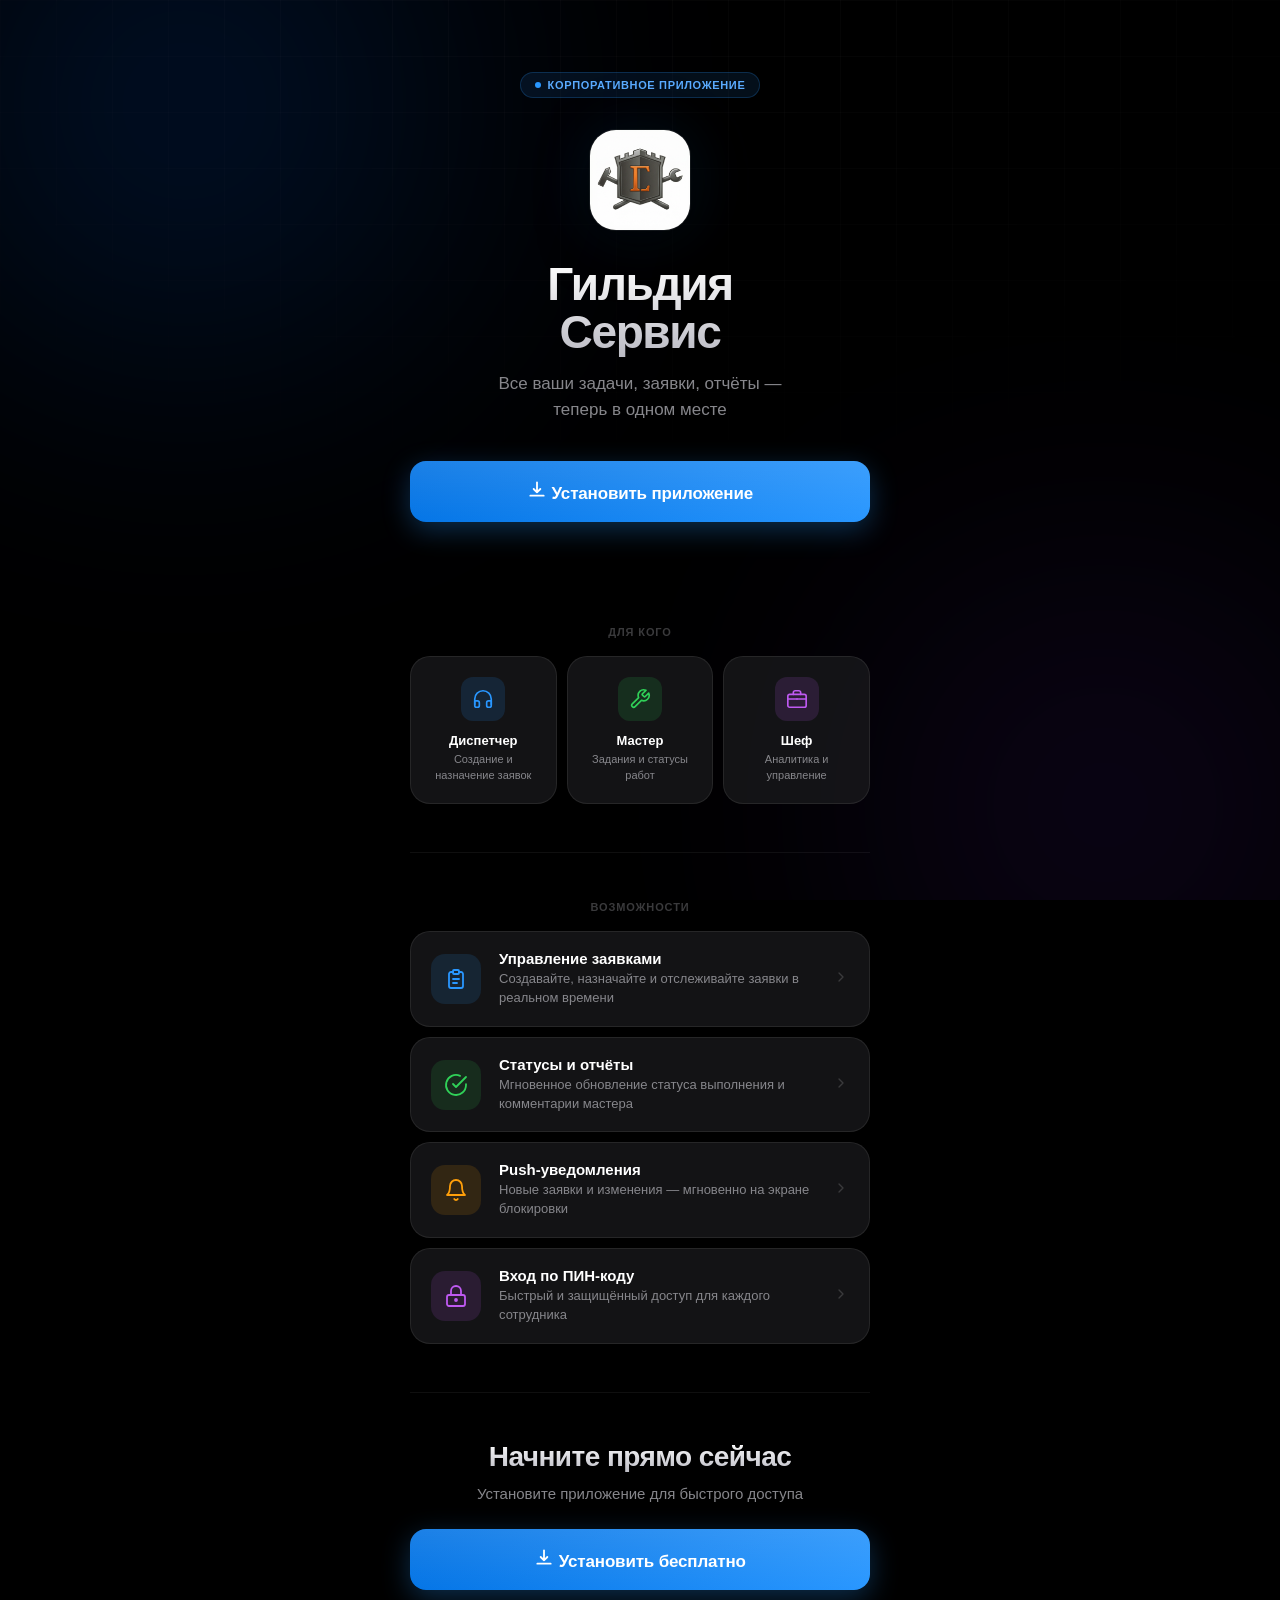
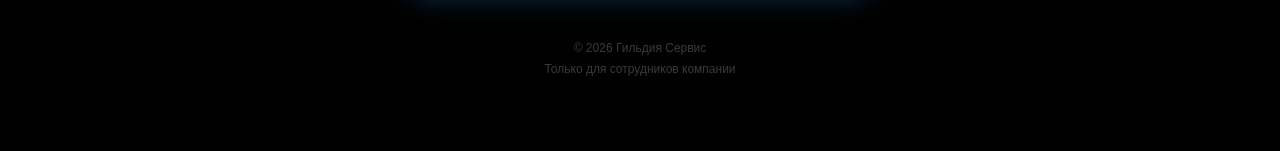
<file: download.html>
<!DOCTYPE html>
<html lang="ru">
<head>
    <meta charset="UTF-8">
    <meta name="viewport" content="width=device-width, initial-scale=1.0, maximum-scale=1.0, user-scalable=no">
    <meta name="theme-color" content="#000000">
    <meta name="apple-mobile-web-app-capable" content="yes">
    <meta name="apple-mobile-web-app-status-bar-style" content="black-translucent">
    <title>Гильдия Сервис</title>

    <link rel="manifest" href="manifest.json">
    <link rel="apple-touch-icon" href="icon-192.png">

    <style>
        :root {
            --bg: #000000;
            --card: rgba(28, 28, 30, 0.7);
            --card-border: rgba(255, 255, 255, 0.08);
            --card-border-hover: rgba(255, 255, 255, 0.16);
            --text: #ffffff;
            --text-secondary: #86868b;
            --text-tertiary: #3a3a3c;
            --accent: #2997ff;
            --accent-gradient: linear-gradient(135deg, #0071e3 0%, #2997ff 100%);
            --glow: rgba(41, 151, 255, 0.3);
            --separator: rgba(255, 255, 255, 0.06);
            --success-gradient: linear-gradient(135deg, #1a7a35 0%, #30d158 100%);
            --success-glow: rgba(48, 209, 88, 0.35);
        }

        * {
            margin: 0;
            padding: 0;
            box-sizing: border-box;
            -webkit-font-smoothing: antialiased;
        }

        html { scroll-behavior: smooth; }

        body {
            font-family: -apple-system, BlinkMacSystemFont, "SF Pro Display",
                         "Segoe UI", Roboto, Helvetica, Arial, sans-serif;
            background: var(--bg);
            color: var(--text);
            min-height: 100vh;
            display: flex;
            flex-direction: column;
            align-items: center;
            overflow-x: hidden;
        }

        /* Фон */
        .bg-layer {
            position: fixed;
            inset: 0;
            z-index: 0;
            pointer-events: none;
            overflow: hidden;
        }

        .ambient {
            position: absolute;
            border-radius: 50%;
            filter: blur(140px);
            opacity: 0;
            animation: ambientShow 1.4s ease forwards, ambientFloat 12s ease-in-out infinite;
        }

        .a1 {
            width: 650px; height: 650px;
            top: -220px; left: -140px;
            background: radial-gradient(circle, #0055cc 0%, transparent 70%);
            animation-delay: 0s, 1.4s;
        }

        .a2 {
            width: 550px; height: 550px;
            bottom: -180px; right: -100px;
            background: radial-gradient(circle, #4a1d96 0%, transparent 70%);
            animation-delay: 0.3s, 1.7s;
        }

        @keyframes ambientShow { to { opacity: 0.4; } }
        @keyframes ambientFloat {
            0%, 100% { transform: translate(0, 0); }
            50%       { transform: translate(25px, 35px); }
        }

        .grid {
            position: fixed;
            inset: 0;
            z-index: 0;
            pointer-events: none;
            background-image:
                linear-gradient(rgba(255,255,255,0.018) 1px, transparent 1px),
                linear-gradient(90deg, rgba(255,255,255,0.018) 1px, transparent 1px);
            background-size: 56px 56px;
            mask-image: radial-gradient(ellipse 75% 55% at 50% 0%, black 20%, transparent 100%);
        }

        .page {
            position: relative;
            z-index: 1;
            width: 100%;
            max-width: 500px;
            padding: 0 20px 72px;
        }

        /* Hero */
        .hero {
            display: flex;
            flex-direction: column;
            align-items: center;
            text-align: center;
            padding: 72px 0 52px;
        }

        .badge {
            display: inline-flex;
            align-items: center;
            gap: 7px;
            background: rgba(41, 151, 255, 0.1);
            border: 1px solid rgba(41, 151, 255, 0.22);
            color: #5aabff;
            font-size: 11px;
            font-weight: 600;
            letter-spacing: 0.06em;
            text-transform: uppercase;
            padding: 6px 14px;
            border-radius: 100px;
            margin-bottom: 32px;
            animation: up 0.6s ease both;
        }

        .badge-dot {
            width: 6px; height: 6px;
            background: var(--accent);
            border-radius: 50%;
            animation: blink 2s ease infinite;
        }

        @keyframes blink {
            0%, 100% { opacity: 1; }
            50%       { opacity: 0.3; }
        }

        .app-icon {
            width: 100px; height: 100px;
            border-radius: 26px;
            background: linear-gradient(145deg, #1c1c1e, #2a2a2e);
            display: flex;
            align-items: center;
            justify-content: center;
            box-shadow:
                0 0 0 1px rgba(255,255,255,0.07),
                0 16px 48px rgba(0,0,0,0.55),
                0 0 70px rgba(41,151,255,0.12);
            margin-bottom: 30px;
            animation: up 0.6s ease 0.1s both;
            overflow: hidden;
            position: relative;
        }

        .app-icon::after {
            content: '';
            position: absolute;
            inset: 0;
            background: linear-gradient(145deg, rgba(255,255,255,0.07) 0%, transparent 55%);
        }

        .app-icon img {
            width: 100%; height: 100%;
            object-fit: cover;
        }

        h1 {
            font-size: 46px;
            font-weight: 700;
            letter-spacing: -0.03em;
            line-height: 1.05;
            margin-bottom: 14px;
            background: linear-gradient(180deg, #fff 0%, #bbbbc4 100%);
            -webkit-background-clip: text;
            -webkit-text-fill-color: transparent;
            background-clip: text;
            animation: up 0.6s ease 0.15s both;
        }

        .hero-sub {
            font-size: 17px;
            color: var(--text-secondary);
            line-height: 1.55;
            max-width: 340px;
            margin-bottom: 38px;
            animation: up 0.6s ease 0.2s both;
        }

        /* Кнопка */
        .btn-wrap { width: 100%; animation: up 0.6s ease 0.25s both; }

        .btn-install {
            width: 100%;
            padding: 18px 28px;
            font-size: 17px;
            font-weight: 600;
            letter-spacing: -0.01em;
            border: none;
            border-radius: 16px;
            background: var(--accent-gradient);
            color: white;
            cursor: pointer;
            display: flex;
            align-items: center;
            justify-content: center;
            gap: 10px;
            position: relative;
            overflow: hidden;
            transition: transform 0.18s ease, box-shadow 0.18s ease, background 0.3s ease;
            box-shadow: 0 8px 28px var(--glow);
        }

        .btn-install::before {
            content: '';
            position: absolute;
            inset: 0;
            background: linear-gradient(180deg, rgba(255,255,255,0.11) 0%, transparent 100%);
        }

        .btn-install:hover  { transform: translateY(-1px); box-shadow: 0 14px 36px var(--glow); }
        .btn-install:active { transform: translateY(1px) scale(0.99); }
        .btn-install:disabled { opacity: 0.7; cursor: default; transform: none; }

        .btn-install svg { flex-shrink: 0; }

        .spinner {
            position: absolute;
            width: 20px; height: 20px;
            border: 2px solid rgba(255,255,255,0.25);
            border-top-color: #fff;
            border-radius: 50%;
            animation: spin 0.65s linear infinite;
            opacity: 0;
            transition: opacity 0.2s;
        }

        .btn-install.loading .btn-inner { opacity: 0; }
        .btn-install.loading .spinner   { opacity: 1; }

        @keyframes spin { to { transform: rotate(360deg); } }

        /* Секции */
        .section { width: 100%; margin-top: 52px; }

        .sec-label {
            font-size: 11px;
            font-weight: 600;
            letter-spacing: 0.08em;
            text-transform: uppercase;
            color: var(--text-tertiary);
            text-align: center;
            margin-bottom: 18px;
        }

        .roles {
            display: grid;
            grid-template-columns: repeat(3, 1fr);
            gap: 10px;
            animation: up 0.6s ease 0.35s both;
        }

        .role-card {
            background: var(--card);
            border: 1px solid var(--card-border);
            border-radius: 20px;
            padding: 20px 14px;
            text-align: center;
            backdrop-filter: blur(20px);
            -webkit-backdrop-filter: blur(20px);
            transition: border-color 0.2s, transform 0.2s, box-shadow 0.2s;
        }

        .role-card:hover {
            border-color: var(--card-border-hover);
            transform: translateY(-3px);
            box-shadow: 0 14px 40px rgba(0,0,0,0.3);
        }

        .role-icon {
            width: 44px; height: 44px;
            border-radius: 12px;
            display: flex;
            align-items: center;
            justify-content: center;
            margin: 0 auto 12px;
        }

        .ri-blue   { background: rgba(41,151,255,0.14); }
        .ri-green  { background: rgba(48,209,88,0.14); }
        .ri-purple { background: rgba(191,90,242,0.14); }

        .role-name {
            font-size: 13px;
            font-weight: 600;
            margin-bottom: 4px;
        }

        .role-desc {
            font-size: 11px;
            color: var(--text-secondary);
            line-height: 1.4;
        }

        .features {
            display: flex;
            flex-direction: column;
            gap: 10px;
            animation: up 0.6s ease 0.4s both;
        }

        .feat {
            background: var(--card);
            border: 1px solid var(--card-border);
            border-radius: 20px;
            padding: 18px 20px;
            display: flex;
            align-items: center;
            gap: 18px;
            backdrop-filter: blur(20px);
            -webkit-backdrop-filter: blur(20px);
            transition: border-color 0.2s, transform 0.2s;
        }

        .feat:hover {
            border-color: var(--card-border-hover);
            transform: translateX(3px);
        }

        .feat-icon {
            width: 50px; height: 50px;
            border-radius: 14px;
            display: flex;
            align-items: center;
            justify-content: center;
            flex-shrink: 0;
        }

        .fi-blue   { background: rgba(41,151,255,0.13); }
        .fi-green  { background: rgba(48,209,88,0.13); }
        .fi-orange { background: rgba(255,159,10,0.13); }
        .fi-purple { background: rgba(191,90,242,0.13); }

        .feat-body { flex: 1; min-width: 0; }

        .feat-title {
            font-size: 15px;
            font-weight: 600;
            margin-bottom: 3px;
        }

        .feat-desc {
            font-size: 13px;
            color: var(--text-secondary);
            line-height: 1.45;
        }

        .feat-arrow {
            color: var(--text-tertiary);
            flex-shrink: 0;
        }

        .divider {
            width: 100%;
            height: 1px;
            background: var(--separator);
            margin: 48px 0;
        }

        .cta {
            text-align: center;
            animation: up 0.6s ease 0.45s both;
        }

        .cta h2 {
            font-size: 28px;
            font-weight: 700;
            letter-spacing: -0.02em;
            margin-bottom: 10px;
            background: linear-gradient(180deg, #fff 0%, #bbbbc4 100%);
            -webkit-background-clip: text;
            -webkit-text-fill-color: transparent;
            background-clip: text;
        }

        .cta p {
            font-size: 15px;
            color: var(--text-secondary);
            margin-bottom: 24px;
            line-height: 1.5;
        }

        footer {
            margin-top: 48px;
            text-align: center;
            animation: up 0.6s ease 0.5s both;
        }

        footer p {
            font-size: 12px;
            color: var(--text-tertiary);
            line-height: 1.7;
        }

        @keyframes up {
            from { opacity: 0; transform: translateY(22px); }
            to   { opacity: 1; transform: translateY(0); }
        }

        /* iOS модал */
        .ios-modal {
            position: fixed;
            inset: 0;
            background: rgba(0,0,0,0.72);
            backdrop-filter: blur(24px);
            -webkit-backdrop-filter: blur(24px);
            z-index: 200;
            display: flex;
            align-items: flex-end;
            justify-content: center;
            opacity: 0;
            pointer-events: none;
            transition: opacity 0.3s ease;
        }

        .ios-modal.open {
            opacity: 1;
            pointer-events: all;
        }

        .ios-sheet {
            background: #1c1c1e;
            border-radius: 28px 28px 0 0;
            padding: 10px 0 0;
            max-width: 500px;
            width: 100%;
            transform: translateY(100%);
            transition: transform 0.4s cubic-bezier(0.32, 0.72, 0, 1);
            border: 1px solid rgba(255,255,255,0.08);
            border-bottom: none;
        }

        .ios-modal.open .ios-sheet { transform: translateY(0); }

        .handle {
            width: 36px; height: 4px;
            background: rgba(255,255,255,0.18);
            border-radius: 2px;
            margin: 0 auto 26px;
        }

        .sheet-body { padding: 0 24px 44px; }

        .sheet-body h2 {
            font-size: 20px;
            font-weight: 700;
            margin-bottom: 6px;
        }

        .sheet-body .sub {
            color: var(--text-secondary);
            font-size: 15px;
            margin-bottom: 26px;
            line-height: 1.45;
        }

        .steps {
            background: rgba(255,255,255,0.04);
            border: 1px solid rgba(255,255,255,0.06);
            border-radius: 16px;
            overflow: hidden;
            margin-bottom: 18px;
        }

        .step {
            display: flex;
            gap: 14px;
            align-items: center;
            padding: 16px 18px;
        }

        .step + .step { border-top: 1px solid rgba(255,255,255,0.06); }

        .step-n {
            width: 26px; height: 26px;
            background: var(--accent-gradient);
            border-radius: 50%;
            display: flex;
            align-items: center;
            justify-content: center;
            font-size: 13px;
            font-weight: 700;
            flex-shrink: 0;
        }

        .step-t {
            font-size: 15px;
            color: #e5e5ea;
            line-height: 1.4;
        }

        .step-t strong { color: #fff; }

        .share-badge {
            display: inline-flex;
            align-items: center;
            justify-content: center;
            width: 22px; height: 22px;
            background: var(--accent);
            border-radius: 6px;
            margin: 0 3px;
            vertical-align: middle;
        }

        .btn-close {
            width: 100%;
            padding: 16px;
            background: rgba(255,255,255,0.07);
            border: 1px solid rgba(255,255,255,0.07);
            border-radius: 14px;
            color: white;
            font-size: 16px;
            font-weight: 500;
            cursor: pointer;
            transition: background 0.2s;
        }

        .btn-close:hover { background: rgba(255,255,255,0.11); }

        /* Тост */
        .toast {
            position: fixed;
            bottom: 30px;
            left: 50%;
            transform: translateX(-50%) translateY(16px);
            background: rgba(38,38,40,0.96);
            border: 1px solid rgba(255,255,255,0.09);
            border-radius: 100px;
            padding: 11px 22px;
            font-size: 14px;
            font-weight: 500;
            color: white;
            z-index: 300;
            backdrop-filter: blur(20px);
            white-space: nowrap;
            opacity: 0;
            transition: opacity 0.28s ease, transform 0.28s ease;
            pointer-events: none;
        }

        .toast.show {
            opacity: 1;
            transform: translateX(-50%) translateY(0);
        }

        @media (max-width: 380px) {
            h1 { font-size: 36px; }
            .hero-sub { font-size: 16px; }
            .roles { grid-template-columns: 1fr; }
            .role-card {
                text-align: left;
                display: flex;
                align-items: center;
                gap: 14px;
                padding: 14px 16px;
            }
            .role-icon { margin: 0; flex-shrink: 0; }
            .role-desc { display: none; }
        }
    </style>
</head>
<body>

<div class="bg-layer">
    <div class="ambient a1"></div>
    <div class="ambient a2"></div>
</div>
<div class="grid"></div>

<main class="page">

    <section class="hero">
        <div class="badge">
            <div class="badge-dot"></div>
            Корпоративное приложение
        </div>

        <div class="app-icon">
            <img src="icon-192.png" alt="Гильдия Сервис"
                 onerror="this.style.display='none'; this.parentElement.innerHTML += `
                 <svg width='54' height='54' viewBox='0 0 54 54' fill='none' xmlns='http://www.w3.org/2000/svg'>
                   <path d='M27 4L6 14V28C6 39.6 15.3 50.4 27 53C38.7 50.4 48 39.6 48 28V14L27 4Z' fill='url(#sg)' opacity='0.9'/>
                   <path d='M20 27L25 32L34 22' stroke='white' stroke-width='2.5' stroke-linecap='round' stroke-linejoin='round'/>
                   <defs><linearGradient id='sg' x1='6' y1='4' x2='48' y2='53' gradientUnits='userSpaceOnUse'>
                     <stop stop-color='%230071e3'/><stop offset='1' stop-color='%232997ff'/>
                   </linearGradient></defs>
                 </svg>`">
        </div>

        <h1>Гильдия<br>Сервис</h1>

        <p class="hero-sub">
            Все ваши задачи, заявки, отчёты — теперь в одном месте
        </p>

        <div class="btn-wrap">
            <button class="btn-install" id="installBtn" onclick="handleInstall()">
                <div class="btn-inner" id="btnInner">
                    <svg id="btnSvg" width="20" height="20" viewBox="0 0 24 24" fill="none"
                         stroke="white" stroke-width="2.2" stroke-linecap="round" stroke-linejoin="round">
                        <path d="M12 4v12M12 16l-4-4M12 16l4-4"/>
                        <path d="M4 20h16"/>
                    </svg>
                    <span id="btnLabel">Установить приложение</span>
                </div>
                <div class="spinner"></div>
            </button>
        </div>
    </section>

    <section class="section">
        <p class="sec-label">Для кого</p>
        <div class="roles">
            <div class="role-card">
                <div class="role-icon ri-blue">
                    <svg width="22" height="22" viewBox="0 0 24 24" fill="none"
                         stroke="#2997ff" stroke-width="1.8" stroke-linecap="round" stroke-linejoin="round">
                        <path d="M3 18v-6a9 9 0 0118 0v6"/>
                        <path d="M21 19a2 2 0 01-2 2h-1a2 2 0 01-2-2v-3a2 2 0 012-2h3z"/>
                        <path d="M3 19a2 2 0 002 2h1a2 2 0 002-2v-3a2 2 0 00-2-2H3z"/>
                    </svg>
                </div>
                <div class="role-name">Диспетчер</div>
                <div class="role-desc">Создание и назначение заявок</div>
            </div>

            <div class="role-card">
                <div class="role-icon ri-green">
                    <svg width="22" height="22" viewBox="0 0 24 24" fill="none"
                         stroke="#30d158" stroke-width="1.8" stroke-linecap="round" stroke-linejoin="round">
                        <path d="M14.7 6.3a1 1 0 000 1.4l1.6 1.6a1 1 0 001.4 0l3.77-3.77a6 6 0 01-7.94 7.94l-6.91 6.91a2.12 2.12 0 01-3-3l6.91-6.91a6 6 0 017.94-7.94l-3.76 3.76z"/>
                    </svg>
                </div>
                <div class="role-name">Мастер</div>
                <div class="role-desc">Задания и статусы работ</div>
            </div>

            <div class="role-card">
                <div class="role-icon ri-purple">
                    <svg width="22" height="22" viewBox="0 0 24 24" fill="none"
                         stroke="#bf5af2" stroke-width="1.8" stroke-linecap="round" stroke-linejoin="round">
                        <rect x="2" y="7" width="20" height="14" rx="2"/>
                        <path d="M16 7V5a2 2 0 00-2-2h-4a2 2 0 00-2 2v2"/>
                        <line x1="12" y1="12" x2="12" y2="12"/>
                        <path d="M2 12h20"/>
                    </svg>
                </div>
                <div class="role-name">Шеф</div>
                <div class="role-desc">Аналитика и управление</div>
            </div>
        </div>
    </section>

    <div class="divider"></div>

    <section class="section" style="margin-top:0">
        <p class="sec-label">Возможности</p>
        <div class="features">
            <div class="feat">
                <div class="feat-icon fi-blue">
                    <svg width="24" height="24" viewBox="0 0 24 24" fill="none"
                         stroke="#2997ff" stroke-width="1.8" stroke-linecap="round" stroke-linejoin="round">
                        <path d="M9 5H7a2 2 0 00-2 2v12a2 2 0 002 2h10a2 2 0 002-2V7a2 2 0 00-2-2h-2"/>
                        <rect x="9" y="3" width="6" height="4" rx="1"/>
                        <line x1="9" y1="12" x2="15" y2="12"/>
                        <line x1="9" y1="16" x2="13" y2="16"/>
                    </svg>
                </div>
                <div class="feat-body">
                    <div class="feat-title">Управление заявками</div>
                    <div class="feat-desc">Создавайте, назначайте и отслеживайте заявки в реальном времени</div>
                </div>
                <div class="feat-arrow">
                    <svg width="16" height="16" viewBox="0 0 24 24" fill="none"
                         stroke="currentColor" stroke-width="2" stroke-linecap="round" stroke-linejoin="round">
                        <polyline points="9 18 15 12 9 6"/>
                    </svg>
                </div>
            </div>

            <div class="feat">
                <div class="feat-icon fi-green">
                    <svg width="24" height="24" viewBox="0 0 24 24" fill="none"
                         stroke="#30d158" stroke-width="1.8" stroke-linecap="round" stroke-linejoin="round">
                        <path d="M22 11.08V12a10 10 0 11-5.93-9.14"/>
                        <polyline points="22 4 12 14.01 9 11.01"/>
                    </svg>
                </div>
                <div class="feat-body">
                    <div class="feat-title">Статусы и отчёты</div>
                    <div class="feat-desc">Мгновенное обновление статуса выполнения и комментарии мастера</div>
                </div>
                <div class="feat-arrow">
                    <svg width="16" height="16" viewBox="0 0 24 24" fill="none"
                         stroke="currentColor" stroke-width="2" stroke-linecap="round" stroke-linejoin="round">
                        <polyline points="9 18 15 12 9 6"/>
                    </svg>
                </div>
            </div>

            <div class="feat">
                <div class="feat-icon fi-orange">
                    <svg width="24" height="24" viewBox="0 0 24 24" fill="none"
                         stroke="#ff9f0a" stroke-width="1.8" stroke-linecap="round" stroke-linejoin="round">
                        <path d="M18 8A6 6 0 006 8c0 7-3 9-3 9h18s-3-2-3-9"/>
                        <path d="M13.73 21a2 2 0 01-3.46 0"/>
                    </svg>
                </div>
                <div class="feat-body">
                    <div class="feat-title">Push-уведомления</div>
                    <div class="feat-desc">Новые заявки и изменения — мгновенно на экране блокировки</div>
                </div>
                <div class="feat-arrow">
                    <svg width="16" height="16" viewBox="0 0 24 24" fill="none"
                         stroke="currentColor" stroke-width="2" stroke-linecap="round" stroke-linejoin="round">
                        <polyline points="9 18 15 12 9 6"/>
                    </svg>
                </div>
            </div>

            <div class="feat">
                <div class="feat-icon fi-purple">
                    <svg width="24" height="24" viewBox="0 0 24 24" fill="none"
                         stroke="#bf5af2" stroke-width="1.8" stroke-linecap="round" stroke-linejoin="round">
                        <rect x="3" y="11" width="18" height="11" rx="2"/>
                        <path d="M7 11V7a5 5 0 0110 0v4"/>
                        <circle cx="12" cy="16" r="1" fill="#bf5af2"/>
                    </svg>
                </div>
                <div class="feat-body">
                    <div class="feat-title">Вход по ПИН-коду</div>
                    <div class="feat-desc">Быстрый и защищённый доступ для каждого сотрудника</div>
                </div>
                <div class="feat-arrow">
                    <svg width="16" height="16" viewBox="0 0 24 24" fill="none"
                         stroke="currentColor" stroke-width="2" stroke-linecap="round" stroke-linejoin="round">
                        <polyline points="9 18 15 12 9 6"/>
                    </svg>
                </div>
            </div>
        </div>
    </section>

    <div class="divider"></div>

    <section class="cta">
        <h2>Начните прямо сейчас</h2>
        <p>Установите приложение для быстрого доступа</p>
        <button class="btn-install" id="installBtn2" onclick="handleInstall()">
            <div class="btn-inner" id="btnInner2">
                <svg id="btnSvg2" width="20" height="20" viewBox="0 0 24 24" fill="none"
                     stroke="white" stroke-width="2.2" stroke-linecap="round" stroke-linejoin="round">
                    <path d="M12 4v12M12 16l-4-4M12 16l4-4"/>
                    <path d="M4 20h16"/>
                </svg>
                <span id="btnLabel2">Установить бесплатно</span>
            </div>
            <div class="spinner"></div>
        </button>
    </section>

    <footer>
        <p>© 2026 Гильдия Сервис<br>Только для сотрудников компании</p>
    </footer>

</main>

<div class="ios-modal" id="iosModal" onclick="if(event.target===this)closeModal()">
    <div class="ios-sheet">
        <div class="handle"></div>
        <div class="sheet-body">
            <h2>Установка на iPhone</h2>
            <p class="sub">Откройте эту страницу в <strong style="color:#fff">Safari</strong> и выполните два шага:</p>

            <div class="steps">
                <div class="step">
                    <div class="step-n">1</div>
                    <div class="step-t">
                        Нажмите
                        <span class="share-badge">
                            <svg width="13" height="13" viewBox="0 0 24 24" fill="none"
                                 stroke="white" stroke-width="2.2" stroke-linecap="round" stroke-linejoin="round">
                                <path d="M12 16V4M12 4L8 8M12 4L16 8"/>
                                <path d="M4 16v2a2 2 0 002 2h12a2 2 0 002-2v-2"/>
                            </svg>
                        </span>
                        <strong>«Поделиться»</strong> в нижней панели
                    </div>
                </div>
                <div class="step">
                    <div class="step-n">2</div>
                    <div class="step-t">
                        Выберите <strong>«На экран Домой»</strong> → <strong>«Добавить»</strong>
                    </div>
                </div>
            </div>

            <button class="btn-close" onclick="closeModal()">Понятно</button>
        </div>
    </div>
</div>

<div class="toast" id="toast"></div>

<script>
    let deferredPrompt = null;
    let installed = false;

    const btn1 = document.getElementById('installBtn');
    const btn2 = document.getElementById('installBtn2');
    const label1 = document.getElementById('btnLabel');
    const label2 = document.getElementById('btnLabel2');
    const svg1 = document.getElementById('btnSvg');
    const svg2 = document.getElementById('btnSvg2');
    const modal = document.getElementById('iosModal');
    const toast = document.getElementById('toast');

    const ICONS = {
        download: `<path d="M12 4v12M12 16l-4-4M12 16l4-4"/><path d="M4 20h16"/>`,
        check:    `<polyline points="20 6 9 17 4 12"/>`,
        phone:    `<rect x="5" y="2" width="14" height="20" rx="2"/><line x1="12" y1="18" x2="12.01" y2="18"/>`,
        warning:  `<path d="M10.29 3.86L1.82 18a2 2 0 001.71 3h16.94a2 2 0 001.71-3L13.71 3.86a2 2 0 00-3.42 0z"/><line x1="12" y1="9" x2="12" y2="13"/><line x1="12" y1="17" x2="12.01" y2="17"/>`
    };

    function setSvg(el, key, color = 'white') {
        el.setAttribute('stroke', color);
        el.innerHTML = ICONS[key];
    }

    function setButtons({ label, icon, color, bg, shadow, disabled = false }) {
        label1.textContent = label;
        label2.textContent = label;
        setSvg(svg1, icon, color);
        setSvg(svg2, icon, color);
        
        if (bg) {
            [btn1, btn2].forEach(b => {
                if (!b) return;
                b.style.background = bg;
                b.style.boxShadow = `0 8px 28px ${shadow}`;
                b.disabled = disabled;
            });
        }
    }

    function showToast(msg) {
        toast.textContent = msg;
        toast.classList.add('show');
        setTimeout(() => toast.classList.remove('show'), 2800);
    }

    // Обновление состояния кнопки при установленности
    function updateInstalledState() {
        installed = true;
        setButtons({ 
            label: 'Приложение установлено', 
            icon: 'check',
            color: 'white',
            bg: 'var(--success-gradient)',
            shadow: 'var(--success-glow)',
            disabled: true
        });
    }

    // Проверка: приложение уже установлено?
    function checkInstalled() {
        const isStandalone = window.matchMedia('(display-mode: standalone)').matches 
                          || window.navigator.standalone === true;
        
        if (isStandalone) {
            updateInstalledState();
            return true;
        }
        return false;
    }

    const isIOS = () => /iPhone|iPad|iPod/.test(navigator.userAgent) && !window.MSStream;
    const isSafari = () => /^((?!chrome|android).)*safari/i.test(navigator.userAgent);

    window.addEventListener('beforeinstallprompt', e => {
        e.preventDefault();
        deferredPrompt = e;
    });

    async function handleInstall() {
        // Если уже установлено — просто показываем toast, никуда не переходим
        if (installed) { 
            showToast('✅ Приложение уже установлено');
            return; 
        }

        // iOS — показываем инструкцию
        if (isIOS()) { 
            openModal(); 
            return; 
        }

        // Android — показываем диалог установки
        if (deferredPrompt) {
            [btn1, btn2].forEach(b => { 
                if (b) { 
                    b.classList.add('loading'); 
                    b.disabled = true; 
                } 
            });
            
            try {
                deferredPrompt.prompt();
                const { outcome } = await deferredPrompt.userChoice;
                
                if (outcome === 'accepted') {
                    deferredPrompt = null;
                    // Не делаем ничего здесь — ждём события appinstalled
                } else {
                    showToast('Установка отменена');
                    [btn1, btn2].forEach(b => { 
                        if (b) { 
                            b.classList.remove('loading'); 
                            b.disabled = false; 
                        } 
                    });
                }
            } catch(e) { 
                console.error(e);
                [btn1, btn2].forEach(b => { 
                    if (b) { 
                        b.classList.remove('loading'); 
                        b.disabled = false; 
                    } 
                });
            }
        } else {
            showToast('Добавьте страницу через меню браузера');
        }
    }

    function openModal() { 
        modal.classList.add('open'); 
        document.body.style.overflow = 'hidden'; 
    }
    
    function closeModal() { 
        modal.classList.remove('open'); 
        document.body.style.overflow = ''; 
    }

    // Событие успешной установки
    window.addEventListener('appinstalled', () => {
        // Просто обновляем UI, никаких редиректов
        updateInstalledState();
        showToast('✅ Приложение установлено!');
        
        [btn1, btn2].forEach(b => {
            if (b) b.classList.remove('loading');
        });
    });

    document.addEventListener('DOMContentLoaded', () => {
        if (checkInstalled()) return;

        if (isIOS()) {
            if (!isSafari()) {
                setButtons({ 
                    label: 'Откройте в Safari', 
                    icon: 'warning',
                    color: 'white',
                    bg: 'linear-gradient(135deg,#7a4800 0%,#ff9f0a 100%)',
                    shadow: 'rgba(255,159,10,0.35)' 
                });
            } else {
                setButtons({ 
                    label: 'Инструкция для iOS', 
                    icon: 'phone', 
                    color: 'white' 
                });
            }
        }

        if ('serviceWorker' in navigator) {
            navigator.serviceWorker.register('sw.js')
                .then(r => console.log('SW зарегистрирован:', r.scope))
                .catch(e => console.warn('SW ошибка:', e));
        }
    });
</script>
</body>
</html>
</file>
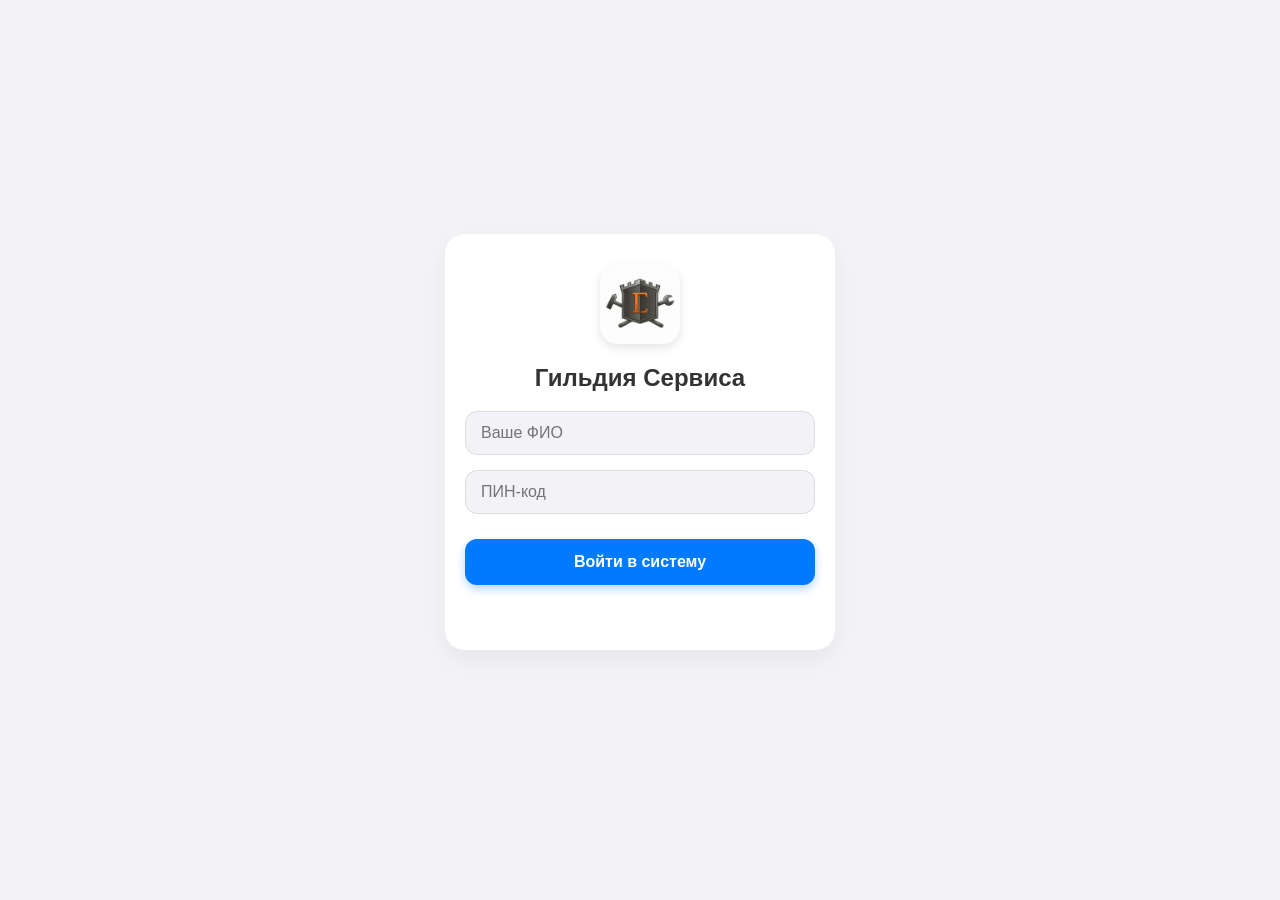
<file: master.html>
<!DOCTYPE html>
<html lang="ru">
<head>
    <meta charset="UTF-8">
    <meta name="viewport" content="width=device-width, initial-scale=1.0, maximum-scale=1.0, user-scalable=no">
    <meta name="robots" content="noindex, nofollow">
    <meta name="color-scheme" content="light only">
    <title>Мастер</title>
    <link rel="manifest" href="manifest.json">
    <link rel="stylesheet" href="styles.css">
    <link rel="stylesheet" href="https://cdnjs.cloudflare.com/ajax/libs/font-awesome/6.4.0/css/all.min.css">
    <style>
        /* ===== БЭЙДЖИ И КАРТОЧКИ ===== */
        .ticket-badge {
            position: absolute;
            top: 12px;
            right: 12px;
            background: #ff3b30;
            color: white;
            font-size: 11px;
            font-weight: 700;
            padding: 6px 10px;
            border-radius: 20px;
            display: flex;
            align-items: center;
            gap: 6px;
            text-transform: uppercase;
            letter-spacing: 0.3px;
            box-shadow: 0 2px 8px rgba(255, 59, 48, 0.3);
            animation: pulse 2s infinite;
        }

        .ticket-badge i { font-size: 12px; }

        .ticket-badge.accepted {
            background: #34c759;
            box-shadow: 0 2px 8px rgba(52, 199, 89, 0.3);
            animation: none;
        }

        .ticket-badge.pending {
            background: #ff9500;
            box-shadow: 0 2px 8px rgba(255, 149, 0, 0.3);
        }

        @keyframes pulse {
            0%, 100% { transform: scale(1); }
            50% { transform: scale(1.05); }
        }

        .ticket-card {
            position: relative;
            border-left: 4px solid #ff9500;
            cursor: pointer;
            transition: 0.2s;
        }

        .ticket-card:active { background: #f9f9f9; transform: scale(0.98); }

        .ticket-card.status-new { border-left-color: #ff9500; }
        .ticket-card.status-accepted { border-left-color: #34c759; }

        .ticket-date { font-size: 12px; color: #8e8e93; margin-bottom: 8px; }
        .ticket-address { font-size: 16px; font-weight: 700; color: #1c1c1e; margin-bottom: 4px; }
        .ticket-problem { font-size: 14px; color: #3a3a3c; }

        .ticket-type-badge {
            display: inline-block;
            background: #e5f1ff;
            color: #007aff;
            font-size: 11px;
            font-weight: 600;
            padding: 4px 10px;
            border-radius: 12px;
            margin-top: 8px;
        }

        /* ===== МОДАЛЬНОЕ ОКНО ЗАЯВКИ ===== */
        .modal-overlay {
            position: fixed;
            top: 0;
            left: 0;
            right: 0;
            bottom: 0;
            background: rgba(0, 0, 0, 0.5);
            z-index: 1000;
            display: none;
            justify-content: center;
            align-items: flex-end;
            animation: fadeIn 0.2s ease;
        }

        .modal-overlay.show {
            display: flex;
        }

        .report-modal-overlay {
            z-index: 2000;
        }

        @keyframes fadeIn {
            from { opacity: 0; }
            to { opacity: 1; }
        }

        .modal-content {
            background: white;
            border-radius: 24px 24px 0 0;
            width: 100%;
            max-height: 90vh;
            overflow-y: auto;
            animation: slideUp 0.3s ease;
            display: flex;
            flex-direction: column;
        }

        @keyframes slideUp {
            from { transform: translateY(100%); }
            to { transform: translateY(0); }
        }

        .modal-header {
            padding: 20px 20px 16px;
            border-bottom: 1px solid #eee;
            display: flex;
            justify-content: space-between;
            align-items: center;
            position: sticky;
            top: 0;
            background: white;
            z-index: 10;
        }

        .modal-title {
            font-size: 18px;
            font-weight: 700;
            color: #1c1c1e;
            margin: 0;
        }

        .modal-close {
            width: 36px;
            height: 36px;
            border-radius: 50%;
            background: #f2f2f7;
            border: none;
            display: flex;
            align-items: center;
            justify-content: center;
            cursor: pointer;
            transition: all 0.2s;
            color: #8e8e93;
        }

        .modal-close:hover {
            background: #e5e5ea;
            color: #1c1c1e;
        }

        .modal-body {
            padding: 20px;
            flex: 1;
        }

        .modal-section {
            margin-bottom: 20px;
        }

        .modal-section-title {
            font-size: 12px;
            font-weight: 600;
            color: #8e8e93;
            text-transform: uppercase;
            letter-spacing: 0.5px;
            margin-bottom: 10px;
        }

        .modal-info-row {
            display: flex;
            align-items: flex-start;
            gap: 12px;
            padding: 12px 0;
            border-bottom: 1px solid #f2f2f7;
        }

        .modal-info-row:last-child { border-bottom: none; }

        .modal-info-icon {
            width: 40px;
            height: 40px;
            border-radius: 12px;
            background: #f2f2f7;
            display: flex;
            align-items: center;
            justify-content: center;
            flex-shrink: 0;
            color: #007aff;
        }

        .modal-info-content { flex: 1; }

        .modal-info-label {
            font-size: 12px;
            color: #8e8e93;
            margin-bottom: 2px;
        }

        .modal-info-value {
            font-size: 15px;
            color: #1c1c1e;
            font-weight: 500;
        }

        .modal-info-value.address {
            font-size: 16px;
            font-weight: 700;
        }

        .modal-info-value.problem {
            font-size: 15px;
            line-height: 1.4;
        }

        /* ===== КНОПКИ ДЕЙСТВИЙ ===== */
        .modal-actions {
            padding: 16px 20px 20px;
            display: flex;
            flex-direction: column;
            gap: 12px;
            border-top: 1px solid #eee;
            position: sticky;
            bottom: 0;
            background: white;
        }

        .btn-accept {
            background: linear-gradient(135deg, #34c759, #28a745);
            color: white;
            border: none;
            padding: 16px 24px;
            border-radius: 14px;
            font-size: 16px;
            font-weight: 700;
            width: 100%;
            cursor: pointer;
            display: flex;
            align-items: center;
            justify-content: center;
            gap: 10px;
            box-shadow: 0 4px 15px rgba(52, 199, 89, 0.3);
            transition: all 0.2s;
        }

        .btn-accept:active { transform: scale(0.98); }
        .btn-accept:disabled { opacity: 0.6; cursor: not-allowed; transform: none; }

        .btn-accept.accepted {
            background: #f2f2f7;
            color: #8e8e93;
            box-shadow: none;
        }

        .btn-close-ticket {
            background: linear-gradient(135deg, #ff3b30, #ff2d55);
            color: white;
            border: none;
            padding: 14px 20px;
            border-radius: 12px;
            font-size: 15px;
            font-weight: 700;
            width: 100%;
            cursor: pointer;
            display: flex;
            align-items: center;
            justify-content: center;
            gap: 8px;
            box-shadow: 0 4px 12px rgba(255, 59, 48, 0.25);
            transition: all 0.2s;
            margin-top: 10px;
        }

        .btn-close-ticket:active { transform: scale(0.98); }
        .btn-close-ticket:disabled { opacity: 0.6; cursor: not-allowed; transform: none; }

        .btn-listen {
            background: #e5f1ff;
            color: #007aff;
            border: 2px solid #007aff;
            padding: 12px 20px;
            border-radius: 14px;
            font-size: 14px;
            font-weight: 600;
            width: 100%;
            cursor: pointer;
            display: flex;
            align-items: center;
            justify-content: center;
            gap: 8px;
            transition: all 0.2s;
        }

        .btn-listen:hover { background: #d4e8ff; }
        .btn-listen:active { transform: scale(0.98); }

        .btn-listen.playing {
            background: #007aff;
            color: white;
            animation: pulse 1s infinite;
        }

        /* ===== OFFLINE TOAST ===== */
        .offline-toast {
            position: fixed;
            top: -80px;
            left: 50%;
            transform: translateX(-50%);
            padding: 12px 18px;
            border-radius: 14px;
            font-size: 14px;
            font-weight: 600;
            display: flex;
            align-items: center;
            gap: 10px;
            z-index: 9999;
            transition: top 0.4s cubic-bezier(0.34, 1.56, 0.64, 1);
            box-shadow: 0 8px 30px rgba(0,0,0,0.15);
            white-space: nowrap;
            pointer-events: none;
        }
        .offline-toast.show { top: 16px; }
        .offline-toast.offline { background: #1c1c1e; color: white; }
        .offline-toast.online { background: #34c759; color: white; }

        /* ===== РАЗРЕШЕНИЯ ===== */
        .permission-badge {
            background: #f2f2f7;
            padding: 10px 12px;
            border-radius: 10px;
            margin-bottom: 8px;
            display: flex;
            align-items: center;
            gap: 8px;
            font-size: 13px;
            color: #3a3a3c;
        }
        .permission-badge.granted { background: #d1f4e0; color: #34c759; }
        .permission-badge.denied { background: #fde2e2; color: #ff3b30; }
        .permission-icon { font-size: 14px; }

        /* ===== ГЕРОЙ МАСТЕРА ===== */
        .master-hero {
            background: linear-gradient(135deg, #ff9500 0%, #ff5e3a 100%);
            border-radius: 20px;
            padding: 24px;
            text-align: center;
            color: white;
            margin-bottom: 16px;
            position: relative;
            overflow: hidden;
            box-shadow: 0 8px 30px rgba(255, 94, 58, 0.3);
        }

        .master-hero::before {
            content: '';
            position: absolute;
            top: -50%;
            right: -50%;
            width: 100%;
            height: 100%;
            background: radial-gradient(circle, rgba(255,255,255,0.15) 0%, transparent 70%);
            animation: shimmer 3s infinite;
        }

        @keyframes shimmer {
            0%, 100% { transform: rotate(0deg); }
            50% { transform: rotate(180deg); }
        }

        .master-avatar {
            width: 80px;
            height: 80px;
            background: white;
            border-radius: 50%;
            display: flex;
            align-items: center;
            justify-content: center;
            margin: 0 auto 16px;
            font-size: 36px;
            color: #ff9500;
            box-shadow: 0 4px 20px rgba(0,0,0,0.2);
            position: relative;
            z-index: 1;
        }

        .master-name { font-size: 24px; font-weight: 800; margin: 0 0 6px 0; position: relative; z-index: 1; }
        .master-role { font-size: 14px; opacity: 0.9; font-weight: 500; position: relative; z-index: 1; }

        /* ===== PUSH КАРТОЧКА ===== */
        .push-card {
            background: white;
            border-radius: 16px;
            padding: 16px 20px;
            margin-bottom: 16px;
            display: flex;
            align-items: center;
            justify-content: space-between;
            box-shadow: 0 4px 20px rgba(0,0,0,0.06);
            border: 2px solid transparent;
            transition: all 0.3s;
        }

        .push-card:hover { border-color: #007aff; transform: translateY(-2px); }

        .push-info { display: flex; align-items: center; gap: 14px; }

        .push-icon {
            width: 48px;
            height: 48px;
            background: linear-gradient(135deg, #e5f1ff, #cce4ff);
            border-radius: 14px;
            display: flex;
            align-items: center;
            justify-content: center;
            font-size: 22px;
            color: #007aff;
        }

        .push-text h4 { margin: 0; font-size: 15px; color: #1c1c1e; font-weight: 600; }
        .push-text p { margin: 4px 0 0 0; font-size: 12px; color: #8e8e93; }

        /* ===== ДОСТИЖЕНИЯ ===== */
        .achievement-hero {
            background: linear-gradient(145deg, #1c1c1e 0%, #2c2c2e 100%);
            border-radius: 24px;
            padding: 24px;
            margin-bottom: 16px;
            position: relative;
            overflow: hidden;
            box-shadow: 0 10px 40px rgba(0,0,0,0.2);
        }

        .achievement-hero::before {
            content: '';
            position: absolute;
            top: 0;
            left: 0;
            right: 0;
            height: 4px;
            background: linear-gradient(90deg, #ff9500, #ff5e3a, #ff9500);
            background-size: 200% 100%;
            animation: gradientMove 3s ease infinite;
        }

        @keyframes gradientMove {
            0%, 100% { background-position: 0% 50%; }
            50% { background-position: 100% 50%; }
        }

        .achievement-header { text-align: center; margin-bottom: 20px; }
        .achievement-title {
            font-size: 13px;
            color: #8e8e93;
            text-transform: uppercase;
            letter-spacing: 1px;
            font-weight: 700;
            margin: 0 0 8px 0;
        }

        .rank-circle { position: relative; width: 180px; height: 180px; margin: 0 auto 20px; }
        .rank-circle svg { transform: rotate(-90deg); width: 180px; height: 180px; }
        .rank-circle-bg { fill: none; stroke: rgba(255,255,255,0.1); stroke-width: 12; }
        .rank-circle-progress {
            fill: none;
            stroke: url(#rankGradient);
            stroke-width: 12;
            stroke-linecap: round;
            stroke-dasharray: 440;
            stroke-dashoffset: 440;
            transition: stroke-dashoffset 1s ease-out;
            filter: drop-shadow(0 0 8px rgba(255, 149, 0, 0.5));
        }

        .rank-circle-content {
            position: absolute;
            top: 50%;
            left: 50%;
            transform: translate(-50%, -50%);
            text-align: center;
        }

        .rank-icon {
            font-size: 42px;
            margin-bottom: 8px;
            display: block;
            animation: bounce 2s infinite;
        }

        @keyframes bounce {
            0%, 100% { transform: translateY(0); }
            50% { transform: translateY(-6px); }
        }

        @keyframes splashWrench {
            0%, 100% { transform: rotate(0deg) scale(1); }
            25% { transform: rotate(-12deg) scale(1.05); }
            50% { transform: rotate(0deg) scale(1); }
            75% { transform: rotate(12deg) scale(1.05); }
        }

        .rank-name { font-size: 16px; font-weight: 800; color: white; margin: 0; }
        .rank-level { font-size: 11px; color: #8e8e93; margin: 4px 0 0 0; }

        .next-rank {
            background: rgba(255,255,255,0.08);
            border-radius: 14px;
            padding: 14px 16px;
            margin-top: 16px;
        }

        .next-rank-header { display: flex; justify-content: space-between; margin-bottom: 8px; }
        .next-rank-label { font-size: 12px; color: #c7c7cc; font-weight: 500; }
        .next-rank-value { font-size: 12px; color: #ff9500; font-weight: 700; }

        .progress-bar { height: 8px; background: rgba(255,255,255,0.1); border-radius: 4px; overflow: hidden; }
        .progress-fill {
            height: 100%;
            background: linear-gradient(90deg, #ff9500, #ff5e3a);
            border-radius: 4px;
            width: 0%;
            transition: width 1s ease-out;
        }

        /* ===== СТАТЫ НОВЫЕ ===== */
        .stats-grid-new {
            display: grid;
            grid-template-columns: repeat(3, 1fr);
            gap: 12px;
            margin-bottom: 16px;
        }

        .stat-card {
            background: white;
            border-radius: 16px;
            padding: 16px 12px;
            text-align: center;
            box-shadow: 0 4px 20px rgba(0,0,0,0.06);
            transition: transform 0.2s;
            position: relative;
            overflow: hidden;
        }

        .stat-card::before {
            content: '';
            position: absolute;
            top: 0;
            left: 0;
            right: 0;
            height: 3px;
            background: linear-gradient(90deg, #ff9500, #ff5e3a);
        }

        .stat-card:active { transform: scale(0.96); }

        .stat-icon {
            width: 40px;
            height: 40px;
            background: linear-gradient(135deg, #fff3e0, #ffe0b2);
            border-radius: 12px;
            display: flex;
            align-items: center;
            justify-content: center;
            margin: 0 auto 10px;
            font-size: 18px;
            color: #ff9500;
        }

        .stat-value { font-size: 22px; font-weight: 800; color: #1c1c1e; margin: 0 0 4px 0; }

        .stat-label {
            font-size: 10px;
            color: #8e8e93;
            font-weight: 600;
            text-transform: uppercase;
            letter-spacing: 0.5px;
            line-height: 1.3;
        }

        /* ===== КНОПКА ВЫХОДА ===== */
        .logout-btn {
            background: linear-gradient(135deg, #ff3b30, #ff2d55);
            color: white;
            border: none;
            padding: 16px 24px;
            border-radius: 16px;
            font-size: 16px;
            font-weight: 700;
            width: 100%;
            cursor: pointer;
            display: flex;
            align-items: center;
            justify-content: center;
            gap: 10px;
            box-shadow: 0 6px 20px rgba(255, 59, 48, 0.3);
            transition: all 0.2s;
        }

        .logout-btn:active { transform: scale(0.98); box-shadow: 0 4px 15px rgba(255, 59, 48, 0.25); }

        /* ===== PUSH НАПОМИНАНИЕ ===== */
        .push-reminder {
            background: linear-gradient(135deg, #fff3e0, #ffe0b2);
            border-left: 4px solid #ff9500;
            padding: 12px 16px;
            border-radius: 12px;
            margin-bottom: 15px;
            display: none;
            cursor: pointer;
            transition: transform 0.15s;
        }
        .push-reminder:active { transform: scale(0.98); }
        .push-reminder.show { display: flex; align-items: center; gap: 12px; }
        .push-reminder i { font-size: 24px; color: #ff9500; }
        .push-reminder-text h4 { margin: 0 0 4px 0; font-size: 14px; color: #1c1c1e; }
        .push-reminder-text p { margin: 0; font-size: 12px; color: #8e8e93; }
        .push-reminder-arrow { margin-left: auto; color: #ff9500; font-size: 14px; }

        /* ===== LOADER ===== */
        .inline-loader { text-align: center; color: #8e8e93; padding: 40px 20px; }
        .inline-loader i { font-size: 30px; margin-bottom: 10px; }

        /* ===== ЛОАДЕР ДЛЯ КНОПКИ ===== */
        .btn-loading { pointer-events: none; }
        .btn-loading i { animation: spin 1s linear infinite; }
        @keyframes spin { from { transform: rotate(0deg); } to { transform: rotate(360deg); } }

        /* ===== ФОТО ЗАГРУЗКА ===== */
        .photo-row {
            display: flex;
            align-items: center;
            gap: 12px;
            margin-bottom: 14px;
        }
        .btn-folder {
            flex: 1;
            background: #f2f2f7;
            border: 2px solid #e5e5ea;
            padding: 14px;
            border-radius: 12px;
            font-size: 15px;
            font-weight: 600;
            color: #007aff;
            cursor: pointer;
            display: flex;
            align-items: center;
            justify-content: center;
            gap: 8px;
            transition: all 0.2s;
        }
        .btn-folder:active { transform: scale(0.98); background: #e5e5ea; }
        .check-photo {
            display: flex;
            align-items: center;
            gap: 8px;
            font-size: 14px;
            font-weight: 600;
            color: #34c759;
            white-space: nowrap;
            cursor: pointer;
        }
        .check-photo input {
            width: 22px;
            height: 22px;
            accent-color: #34c759;
            cursor: pointer;
        }

        /* ===== ПРАЙМАРИ ===== */
        .btn-primary {
            background: #34c759;
            color: #ffffff;
            border: none;
            padding: 15px 20px;
            border-radius: 12px;
            font-size: 16px;
            font-weight: 700;
            width: 100%;
            cursor: pointer;
            display: flex;
            align-items: center;
            justify-content: center;
            gap: 8px;
            transition: all 0.2s;
        }
        .btn-primary:disabled { opacity: 0.6; cursor: not-allowed; }
        .btn-primary:active:not(:disabled) { transform: scale(0.98); }

        .form-group { margin-bottom: 14px; }
        .form-group label {
            display: block;
            color: #1c1c1e;
            font-weight: 600;
            margin-bottom: 6px;
            font-size: 13px;
        }
        .form-control {
            width: 100%;
            padding: 12px 14px;
            border: 2px solid #e5e5ea;
            border-radius: 10px;
            background: #ffffff;
            color: #1c1c1e;
            font-size: 15px;
            box-sizing: border-box;
            transition: border-color 0.2s;
        }
        .form-control:focus { outline: none; border-color: #007aff; }
        .form-control::placeholder { color: #c7c7cc; }
        .form-control:disabled { background: #f9f9f9; color: #8e8e93; }
        
        /* ===== OPTIMISTIC UI TOAST & BANNER ===== */
#optimisticToast {
    position: fixed;
    top: 16px;
    left: 50%;
    transform: translateX(-50%) translateY(-120%);
    padding: 12px 20px;
    border-radius: 14px;
    font-size: 14px;
    font-weight: 600;
    z-index: 10000;
    transition: transform 0.4s cubic-bezier(0.34, 1.56, 0.64, 1);
    display: flex;
    align-items: center;
    gap: 10px;
    box-shadow: 0 8px 30px rgba(0,0,0,0.15);
    pointer-events: none;
}
#optimisticToast.show { transform: translateX(-50%) translateY(0); }

#persistentBanner {
    position: fixed;
    top: 0;
    left: 0;
    right: 0;
    background: #ff3b30;
    color: white;
    padding: 14px 20px;
    z-index: 10001;
    display: flex;
    align-items: center;
    justify-content: space-between;
    gap: 12px;
    font-size: 14px;
    font-weight: 600;
    box-shadow: 0 4px 20px rgba(255,59,48,0.3);
    animation: slideDown 0.3s ease;
}
@keyframes slideDown {
    from { transform: translateY(-100%); }
    to { transform: translateY(0); }
}
#persistentBanner button {
    background: white;
    color: #ff3b30;
    border: none;
    padding: 8px 16px;
    border-radius: 10px;
    font-weight: 700;
    cursor: pointer;
    white-space: nowrap;
}

        /* ===== SPLASH SCREEN ===== */
        #splashScreen.hidden {
            opacity: 0;
            visibility: hidden;
            pointer-events: none;
        }
        
    </style>

    <!-- ONESIGNAL PUSH NOTIFICATIONS -->
    <script src="https://cdn.onesignal.com/sdks/web/v16/OneSignalSDK.page.js" defer></script>
        <script>
      // 🔊 Подгружаем звук сирены (можно заменить ссылку на свою .mp3)
      const alertSound = new Audio('https://bonetale856-stack.github.io/newticket.mp3');

      window.OneSignalDeferred = window.OneSignalDeferred || [];
      OneSignalDeferred.push(async function(OneSignal) {
          await OneSignal.init({
            appId: "50cbfdd0-0ecb-4231-9d63-63717276a9fc",
            safari_web_id: "web.onesignal.auto.62a04992-e924-4258-8064-560c4d6dc347",
            serviceWorkerPath: "sw.js",
            serviceWorkerParam: { scope: "/" },
            persistNotification: true,
            allowLocalhostAsSecureOrigin: true,
            notifyButton: { enable: false },
            
            // Русский язык для выпадающего окна OneSignal
            promptOptions: {
                slidedown: {
                    prompts: [{
                        type: "push",
                        autoPrompt: false,
                        text: {
                            actionMessage: "Для работы приложения необходимо включить уведомления о новых заявках.",
                            acceptButton: "Разрешить",
                            cancelButton: "Отмена"
                        }
                    }]
                }
            }
        });

        // Привязываем аккаунт
        const userStr = localStorage.getItem("currentUser");
        if (userStr) {
            const user = JSON.parse(userStr);
            OneSignal.login(user.name);
        }

        // 👇=== ДОБАВЛЕНО: ОБРАБОТКА УВЕДОМЛЕНИЙ И ЗВУКА ===👇

        // 1. Если мастер КЛИКНУЛ по пушу в шторке
        OneSignal.Notifications.addEventListener("click", function(event) {
            if (typeof currentUser !== 'undefined' && currentUser) {
                localStorage.removeItem("cachedMasterTickets_" + currentUser.name);
            }
            switchTab('tasks');
            setTimeout(() => {
                if (typeof loadTickets === 'function') loadTickets(true);
            }, 300);
        });

        // 2. Если пуш пришел, пока приложение ОТКРЫТО у мастера на экране
        OneSignal.Notifications.addEventListener("foregroundWillDisplay", function(event) {
            // Играем звук сирены!
            alertSound.play().catch(e => console.log("Браузер заблокировал автовоспроизведение звука"));
            
            // Автоматически обновляем список заявок на экране
            if (typeof currentUser !== 'undefined' && currentUser) {
                localStorage.removeItem("cachedMasterTickets_" + currentUser.name);
            }
            setTimeout(() => {
                if (typeof loadTickets === 'function') loadTickets(true);
            }, 1000);
        });

        // 👆=================================================👆

        // Проверяем статус при загрузке (с небольшой задержкой, чтобы SDK успел проснуться)
        setTimeout(() => checkPushEnforcement(OneSignal), 1000);

        // Слушаем изменения (если мастер нажал Разрешить/Запретить)
        OneSignal.User.PushSubscription.addEventListener("change", function() {
            checkPushEnforcement(OneSignal);
            updatePushUI(); // Обновление кнопок в профиле
        });
        
        updatePushUI();
      });

      // Функция проверки: пускать мастера или блокировать
      function checkPushEnforcement(OneSignal) {
          const isSubscribed = OneSignal.User.PushSubscription.optedIn;
          const forceScreen = document.getElementById('forcePushScreen');
          const pushInstructions = document.getElementById('pushInstructions');
          const pushDenied = document.getElementById('pushDenied');

          if (isSubscribed) {
              // Уведомления включены - скрываем окно блокировки
              forceScreen.style.display = 'none';
          } else {
              // Уведомления выключены - показываем экран блокировки
              forceScreen.style.display = 'flex';
              
              // Проверяем, не заблокировал ли он их наглухо в ОС
              if (Notification.permission === "denied") {
                  pushInstructions.style.display = 'none';
                  pushDenied.style.display = 'block';
              } else {
                  pushInstructions.style.display = 'block';
                  pushDenied.style.display = 'none';
              }
          }
      }

      // Функция вызова системного окна (когда мастер нажал "Понятно, включить")
      function requestPushPermission() {
          window.OneSignalDeferred.push(async function(OneSignal) {
              // Вызываем родное окно OneSignal, которое запросит права ОС
              await OneSignal.Slidedown.promptPush({ force: true });
          });
      }

      function updatePushUI() {
        const btn = document.getElementById("btnPush");
        if (!btn) return;
        window.OneSignalDeferred.push(function(OneSignal) {
            const isSubscribed = OneSignal.User.PushSubscription.optedIn;
            if (isSubscribed) {
                btn.innerText = "Включены ✓";
                btn.style.background = "#e8f5e9";
                btn.style.color = "#34c759";
                btn.disabled = true;
            } else {
                btn.innerText = "Включить";
                btn.style.background = "#e5f1ff";
                btn.style.color = "#007aff";
                btn.disabled = false;
            }
        });
      }

      async function enablePush() {
        const btn = document.getElementById("btnPush");
        btn.innerText = "Загрузка...";
        btn.disabled = true;
        requestPushPermission();
      }
    </script>
<base target="_blank">
<base target="_blank">
</head>
<body>
    
    <!-- ===== SPLASH SCREEN ===== -->
    <div id="splashScreen" style="position:fixed;inset:0;background:#ffffff;z-index:99999;display:flex;flex-direction:column;align-items:center;justify-content:center;transition:opacity 0.6s ease,visibility 0.6s ease;">
        <div style="position:relative;width:140px;height:140px;margin-bottom:32px;">
            <!-- Animated ring -->
            <svg viewBox="0 0 140 140" style="width:100%;height:100%;transform:rotate(-90deg);">
                <circle cx="70" cy="70" r="62" fill="none" stroke="#f2f2f7" stroke-width="6"/>
                <circle id="splashRing" cx="70" cy="70" r="62" fill="none" stroke="#ff9500" stroke-width="6" stroke-linecap="round" stroke-dasharray="390" stroke-dashoffset="390" style="transition:stroke-dashoffset 2.5s cubic-bezier(0.4,0,0.2,1);"/>
            </svg>
            <!-- Center icon -->
            <div style="position:absolute;top:50%;left:50%;transform:translate(-50%,-50%);">
                <div style="animation:splashWrench 2s ease-in-out infinite;">
                    <i class="fa-solid fa-screwdriver-wrench" style="font-size:44px;color:#ff9500;"></i>
                </div>
            </div>
        </div>
        <!-- Animated text fill -->
        <div style="position:relative;margin-bottom:12px;">
            <div style="font-size:34px;font-weight:900;letter-spacing:6px;font-family:-apple-system,BlinkMacSystemFont,'Segoe UI',Roboto,sans-serif;color:transparent;-webkit-text-stroke:2px #1c1c1e;">ГИЛЬДИЯ</div>
            <div id="splashTextFill" style="position:absolute;top:0;left:0;font-size:34px;font-weight:900;letter-spacing:6px;font-family:-apple-system,BlinkMacSystemFont,'Segoe UI',Roboto,sans-serif;color:#ff9500;overflow:hidden;white-space:nowrap;width:0%;transition:width 2s cubic-bezier(0.4,0,0.2,1);">ГИЛЬДИЯ</div>
        </div>
        <div id="splashStatus" style="font-size:14px;color:#8e8e93;font-weight:500;letter-spacing:0.5px;">Загрузка заявок...</div>
    </div>
    
        <!-- ===== ЭКРАН ПРИНУДИТЕЛЬНЫХ УВЕДОМЛЕНИЙ ===== -->
    <div id="forcePushScreen" style="display:none; position:fixed; inset:0; background:#ffffff; z-index:99990; flex-direction:column; align-items:center; justify-content:center; padding:24px; text-align:center;">
        <div style="width:80px; height:80px; background:#e5f1ff; border-radius:50%; display:flex; align-items:center; justify-content:center; margin-bottom:24px;">
            <i class="fa-solid fa-bell" style="font-size:36px; color:#007aff; animation: ring 2s infinite ease-in-out;"></i>
        </div>
        <h2 style="font-size:24px; font-weight:800; margin:0 0 12px; font-family:-apple-system, sans-serif;">Включите уведомления</h2>
        
        <div id="pushInstructions">
            <p style="font-size:16px; color:#3a3a3c; margin:0 0 16px; line-height:1.4;">Это рабочее приложение. Без уведомлений вы пропустите новые заявки и срочные сообщения от диспетчера.</p>
            <div style="background:#f2f2f7; padding:16px; border-radius:12px; margin-bottom:32px; text-align:left;">
                <p style="margin:0 0 8px; font-weight:600; color:#1c1c1e;"><i class="fa-solid fa-circle-info" style="color:#ff9500;"></i> Инструкция:</p>
                <p style="margin:0; font-size:14px; color:#8e8e93;">Нажмите кнопку ниже, а затем в появившемся окне телефона обязательно нажмите <b>«Разрешить»</b>.</p>
            </div>
            <button onclick="requestPushPermission()" style="background:#007aff; color:#fff; border:none; padding:16px 32px; border-radius:14px; font-size:17px; font-weight:700; width:100%; max-width:300px; cursor:pointer;">
                Понятно, включить
            </button>
        </div>

        <!-- Блок, если пользователь нажал "Запретить" -->
        <div id="pushDenied" style="display:none;">
            <p style="font-size:16px; color:#ff3b30; margin:0 0 16px; line-height:1.4; font-weight:600;">Вы запретили уведомления!</p>
            <p style="font-size:14px; color:#8e8e93; margin:0 0 24px; line-height:1.4;">Приложение не будет работать, пока вы не разрешите их в настройках.</p>
            <div style="background:#fff0f0; border: 1px solid #ffd6d6; padding:16px; border-radius:12px; text-align:left; font-size:14px; color:#3a3a3c;">
                <b>Как исправить:</b><br><br>
                1. Нажмите на значок <i class="fa-solid fa-lock" style="color:#8e8e93;"></i> (или <i class="fa-solid fa-a"></i><i class="fa-solid fa-a"></i>) в адресной строке браузера наверху.<br>
                2. Зайдите в <b>«Настройки сайта»</b>.<br>
                3. Найдите <b>«Уведомления»</b> и выберите <b>«Разрешить»</b>.<br>
                4. Обновите эту страницу.
            </div>
            <button onclick="location.reload()" style="background:#f2f2f7; color:#007aff; border:none; padding:14px 32px; border-radius:14px; font-size:17px; font-weight:700; margin-top:24px; cursor:pointer;">
                <i class="fa-solid fa-rotate-right"></i> Я включил, обновить
            </button>
        </div>
    </div>
    
    <style>
        @keyframes ring { 0% { transform: rotate(0); } 10% { transform: rotate(15deg); } 20% { transform: rotate(-15deg); } 30% { transform: rotate(10deg); } 40% { transform: rotate(-10deg); } 50% { transform: rotate(0); } 100% { transform: rotate(0); } }
    </style>

    <!-- ===== OFFLINE TOAST ===== -->
    <div class="offline-toast" id="offlineToast">
        <i id="toastIcon" class="fa-solid fa-wifi-slash"></i>
        <span id="toastText">Нет подключения к интернету</span>
    </div>

    <div class="top-bar" id="headerTitle">Мои задачи</div>

    <div class="container" id="mainContainer">

        <!-- ЭКРАН 1: ЗАДАЧИ -->
        <div id="tab-tasks" class="tab-content active">
            <div class="push-reminder" id="pushReminder" onclick="switchTab('profile')">
                <i class="fa-regular fa-bell"></i>
                <div class="push-reminder-text">
                    <h4>Включите уведомления</h4>
                    <p>Чтобы не пропустить новые заявки</p>
                </div>
                <i class="fa-solid fa-chevron-right push-reminder-arrow"></i>
            </div>

            <div id="loadingTasks" class="inline-loader" style="display: none;">
                <i class="fa-solid fa-circle-notch fa-spin"></i><br>Поиск задач...
            </div>
            <div id="emptyMsg" class="card" style="display: none; text-align: center; color: #34c759; padding: 40px 20px;">
                <i class="fa-solid fa-mug-hot" style="font-size: 40px; margin-bottom: 15px; color: #a8e6cf;"></i>
                <h3 style="margin-top: 0;">Нет активных задач</h3>
                <p>Все заявки выполнены!</p>
                <button class="btn" style="background:#f2f2f7; color:#007aff; margin-top:10px;" onclick="loadTickets(true)"><i class="fa-solid fa-rotate-right"></i> Обновить</button>
            </div>
            <div id="ticketsContainer"></div>
        </div>

        <!-- ЭКРАН 1.5: ИСТОРИЯ ВЫПОЛНЕННЫХ -->
        <div id="tab-history" class="tab-content">
            <div id="loadingHistory" class="inline-loader" style="display: none;">
                <i class="fa-solid fa-circle-notch fa-spin"></i><br>Грузим историю...
            </div>
            <div id="emptyHistoryMsg" class="card" style="display: none; text-align: center; color: #8e8e93; padding: 40px 20px;">
                <i class="fa-solid fa-folder-open" style="font-size: 40px; margin-bottom: 15px; color: #d1d1d6;"></i>
                <h3 style="margin-top: 0;">Пусто</h3>
                <p>Вы еще не выполнили ни одной заявки.</p>
            </div>
            <div id="historyContainer"></div>
        </div>

        <!-- ЭКРАН 2: ПРОФИЛЬ -->
        <div id="tab-profile" class="tab-content">
            <div id="loadingProfile" class="inline-loader" style="display: none;">
                <i class="fa-solid fa-circle-notch fa-spin"></i><br>Считаем успехи...
            </div>

            <div id="profileContent" style="display: none;">
                <!-- Карточка мастера -->
                <div class="master-hero">
                    <div class="master-avatar">
                        <i class="fa-solid fa-user-gear"></i>
                    </div>
                    <h2 class="master-name" id="profileName">Загрузка...</h2>
                    <p class="master-role">Мастер Гильдии</p>
                </div>

                <!-- Push-уведомления -->
                <div class="push-card">
                    <div class="push-info">
                        <div class="push-icon">
                            <i class="fa-regular fa-bell"></i>
                        </div>
                        <div class="push-text">
                            <h4>Push-уведомления</h4>
                            <p>О новых заявках от диспетчера</p>
                        </div>
                    </div>
                    <button id="btnPush" class="btn" style="width: auto; padding: 10px 18px; font-size: 13px; background: #e5f1ff; color: #007aff; border-radius: 12px; font-weight: 600; border: none; cursor: pointer;" onclick="enablePush()">Включить</button>
                </div>

                <!-- Достижения HERO -->
                <div class="achievement-hero" id="achievementHero">
                    <div class="achievement-header">
                        <p class="achievement-title">Ваш ранг</p>
                    </div>

                    <div class="rank-circle">
                        <svg viewBox="0 0 180 180">
                            <defs>
                                <linearGradient id="rankGradient" x1="0%" y1="0%" x2="100%" y2="100%">
                                    <stop offset="0%" style="stop-color:#ff9500"/>
                                    <stop offset="100%" style="stop-color:#ff5e3a"/>
                                </linearGradient>
                            </defs>
                            <circle class="rank-circle-bg" cx="90" cy="90" r="70"/>
                            <circle class="rank-circle-progress" id="rankProgress" cx="90" cy="90" r="70"/>
                        </svg>
                        <div class="rank-circle-content">
                            <span class="rank-icon" id="rankIcon">🥉</span>
                            <h3 class="rank-name" id="rankName">Новичок</h3>
                            <p class="rank-level" id="rankLevel">Уровень 1</p>
                        </div>
                    </div>

                    <div class="next-rank">
                        <div class="next-rank-header">
                            <span class="next-rank-label">До следующего ранга</span>
                            <span class="next-rank-value" id="nextRankValue">0 / 20</span>
                        </div>
                        <div class="progress-bar">
                            <div class="progress-fill" id="progressFill"></div>
                        </div>
                    </div>
                </div>

                <!-- Статистика -->
                <div class="stats-grid-new">
                    <div class="stat-card">
                        <div class="stat-icon"><i class="fa-solid fa-check-double"></i></div>
                        <div class="stat-value" id="statTotal">0</div>
                        <div class="stat-label">Всего выполнено</div>
                    </div>
                    <div class="stat-card">
                        <div class="stat-icon"><i class="fa-solid fa-calendar-check"></i></div>
                        <div class="stat-value" id="statMonth">0</div>
                        <div class="stat-label">В этом месяце</div>
                    </div>
                    <div class="stat-card">
                        <div class="stat-icon"><i class="fa-solid fa-star"></i></div>
                        <div class="stat-value" id="statRating">—</div>
                        <div class="stat-label">Рейтинг</div>
                    </div>
                </div>

                <button class="logout-btn" onclick="logout()">
                    <i class="fa-solid fa-arrow-right-from-bracket"></i>
                    Выйти из аккаунта
                </button>
            </div>
        </div>
    </div>

    <!-- ===== МОДАЛЬНОЕ ОКНО ЗАЯВКИ ===== -->
    <div class="modal-overlay" id="ticketModal">
        <div class="modal-content">
            <div class="modal-header">
                <h3 class="modal-title">Заявка</h3>
                <button class="modal-close" onclick="closeTicketModal()">
                    <i class="fa-solid fa-xmark"></i>
                </button>
            </div>

            <div class="modal-body" id="modalBody">
                <div class="inline-loader">
                    <i class="fa-solid fa-circle-notch fa-spin"></i><br>Загрузка...
                </div>
            </div>

            <div class="modal-actions" id="modalActions">
                <button class="btn-listen" id="btnListenTicket" onclick="toggleListenTicket()">
                    <i class="fa-solid fa-volume-high" id="listenIcon"></i>
                    <span id="listenLabel">Прослушать заявку</span>
                </button>

                <button class="btn-accept" id="btnAcceptTicket" onclick="acceptTicket()">
                    <i class="fa-solid fa-check"></i>
                    <span id="acceptLabel">Принять заявку</span>
                </button>

                <button class="btn-close-ticket" id="btnCloseTicket" onclick="openReportForm()" style="display: none;">
                    <i class="fa-solid fa-flag-checkered"></i>
                    Закрыть заявку
                </button>
            </div>
        </div>
    </div>

    <!-- ===== МОДАЛЬНОЕ ОКНО ОТЧЁТА ===== -->
    <div class="modal-overlay report-modal-overlay" id="reportModal">
        <div class="modal-content">
            <div class="modal-header">
                <h3 class="modal-title">Заполнить отчёт</h3>
                <button class="modal-close" onclick="closeReportModal()">
                    <i class="fa-solid fa-xmark"></i>
                </button>
            </div>

            <div class="modal-body">
                <div class="form-group">
                    <label><i class="fa-solid fa-pen"></i> Описание выполненных работ:</label>
                    <textarea class="form-control" id="repDescription" rows="4" placeholder="Опишите что вы сделали..."></textarea>
                </div>

                                <div class="modal-section" style="margin-bottom:20px;">
                    <div class="modal-section-title">Стоимость</div>
                    <div class="form-group">
                        <label><i class="fa-solid fa-ruble-sign"></i> Работа (₽)</label>
                        <input type="number" class="form-control" id="repWorkCost" placeholder="0" min="0" step="1" oninput="updateTotalCost()">
                    </div>
                    <div class="form-group">
                        <label><i class="fa-solid fa-ruble-sign"></i> Материалы (₽)</label>
                        <input type="number" class="form-control" id="repMaterialCost" placeholder="0" min="0" step="1" oninput="updateTotalCost()">
                    </div>
                    <div class="form-group">
                        <label><i class="fa-solid fa-ruble-sign"></i> Доставка (₽)</label>
                        <input type="number" class="form-control" id="repDeliveryCost" placeholder="0" min="0" step="1" oninput="updateTotalCost()">
                    </div>
                    <div class="form-group">
                        <label><i class="fa-solid fa-ruble-sign"></i> Итого (₽)</label>
                        <input type="number" class="form-control" id="repTotalCost" placeholder="0" min="0" step="1" readonly style="background:#f9f9f9; font-weight:700;">
                    </div>
                </div>

<div class="modal-section" style="margin-bottom:20px;">
                    <div class="modal-section-title">Фото и видео отчёт</div>
                    <div class="photo-row">
                        <button class="btn-folder" onclick="openDriveFolder('before')"><i class="fa-solid fa-camera"></i> Фото/видео ДО</button>
                        <label class="check-photo"><input type="checkbox" id="photoBeforeOk"><span>Я загрузил</span></label>
                    </div>
                    <div class="photo-row">
                        <button class="btn-folder" onclick="openDriveFolder('after')"><i class="fa-solid fa-camera"></i> Фото/видео ПОСЛЕ</button>
                        <label class="check-photo"><input type="checkbox" id="photoAfterOk"><span>Я загрузил</span></label>
                    </div>
                </div>
            </div>

            <div class="modal-actions">
                <button class="btn-primary" id="btnSubmitReport" onclick="submitReport()">
                    <i class="fa-solid fa-check-double"></i> Закрыть заявку
                </button>
            </div>
        </div>
    </div>

    <!-- НИЖНЕЕ МЕНЮ -->
    <div class="bottom-nav" id="bottomNav">
        <div class="nav-item active" onclick="switchTab('tasks')" id="nav-tasks"><i class="fa-solid fa-screwdriver-wrench"></i><span>Задачи</span></div>
        <div class="nav-item" onclick="switchTab('history')" id="nav-history"><i class="fa-solid fa-clock-rotate-left"></i><span>История</span></div>
        <div class="nav-item" onclick="switchTab('profile')" id="nav-profile"><i class="fa-solid fa-user"></i><span>Профиль</span></div>
    </div>

    <script>
        const URL_GOOGLE_SERVER = "https://script.google.com/macros/s/AKfycbxfMMoR5LATkWt4HeT8XCxjOipYSay-c_9YVZExPPZ9edVLciR4YbHrqjadC_nSdFGfjg/exec";
        let currentUser = null;
        let activeTicketId = null;
        let activeTicketData = null;
        const TICKET_CACHE_TTL = 5 * 60 * 1000;

function escapeHtml(str) {
    if (str == null) return '';
    return String(str)
        .replace(/&/g, '&amp;')
        .replace(/</g, '&lt;')
        .replace(/>/g, '&gt;')
        .replace(/"/g, '&quot;')
        .replace(/'/g, '&#039;');
}

let originalTicketsCache = null;
        
        // ===== OPTIMISTIC CLOSE HELPERS =====
let pendingReportData = null;

function showToast(message, type) {
    const existing = document.getElementById('optimisticToast');
    if (existing) existing.remove();
    
    const toast = document.createElement('div');
    toast.id = 'optimisticToast';
    let icon = 'fa-circle-notch fa-spin';
    let bg = '#1c1c1e';
    if (type === 'success') { icon = 'fa-check'; bg = '#34c759'; }
    if (type === 'error') { icon = 'fa-triangle-exclamation'; bg = '#ff3b30'; }
    
    toast.style.background = bg;
    toast.style.color = 'white';
    toast.innerHTML = `<i class="fa-solid ${icon}"></i> ${escapeHtml(message)}`;
    document.body.appendChild(toast);
    
    requestAnimationFrame(() => toast.classList.add('show'));
    
    if (type !== 'loading') {
        setTimeout(() => {
            toast.classList.remove('show');
            setTimeout(() => toast.remove(), 400);
        }, 3000);
    }
    return toast;
}

function hideToast() {
    const t = document.getElementById('optimisticToast');
    if (t) { t.classList.remove('show'); setTimeout(() => t.remove(), 400); }
}

function showPersistentBanner(message, actionText, onAction) {
    const existing = document.getElementById('persistentBanner');
    if (existing) existing.remove();
    
    const banner = document.createElement('div');
    banner.id = 'persistentBanner';
    banner.style.cssText = 'position:fixed;top:0;left:0;right:0;background:#ff3b30;color:white;padding:14px 20px;z-index:10001;display:flex;align-items:center;justify-content:space-between;gap:12px;font-size:14px;font-weight:600;box-shadow:0 4px 20px rgba(255,59,48,0.3);animation:slideDown 0.3s ease;';
    banner.innerHTML = `
        <span style="flex:1;">${escapeHtml(message)}</span>
        <button style="background:white;color:#ff3b30;border:none;padding:8px 16px;border-radius:10px;font-weight:700;cursor:pointer;white-space:nowrap;">${escapeHtml(actionText)}</button>
    `;
    banner.querySelector('button').onclick = function() {
        banner.remove();
        if (onAction) onAction();
    };
    document.body.appendChild(banner);
}

function removeTicketFromList(ticketId) {
    const card = document.getElementById("ticket-card-" + ticketId);
    if (card) {
        card.style.transition = 'all 0.3s ease';
        card.style.opacity = '0';
        card.style.transform = 'translateX(100%)';
        setTimeout(() => card.remove(), 300);
    }
    const cacheKey = "cachedMasterTickets_" + currentUser.name;
    const cached = localStorage.getItem(cacheKey);
    if (cached) {
        const tickets = JSON.parse(cached).filter(t => String(t.id) !== String(ticketId));
        localStorage.setItem(cacheKey, JSON.stringify(tickets));
    }
}

function saveReportDraft() {
    pendingReportData = {
        ticketId: activeTicketId,
        description: document.getElementById("repDescription").value,
        workCost: document.getElementById("repWorkCost").value,
        materialCost: document.getElementById("repMaterialCost").value,
        deliveryCost: document.getElementById("repDeliveryCost").value,
        totalCost: document.getElementById("repTotalCost").value,
        photoBeforeOk: document.getElementById("photoBeforeOk").checked,
        photoAfterOk: document.getElementById("photoAfterOk").checked
    };
    sessionStorage.setItem("reportDraft_" + activeTicketId, JSON.stringify(pendingReportData));
}

function restoreReportForm(ticketId) {
    const draft = pendingReportData || JSON.parse(sessionStorage.getItem("reportDraft_" + ticketId) || "null");
    if (!draft) return;
    
    activeTicketId = draft.ticketId;
    const modal = document.getElementById('reportModal');
    modal.classList.add('show');
    document.body.style.overflow = 'hidden';
    
    document.getElementById("repDescription").value = draft.description || "";
    document.getElementById("repWorkCost").value = draft.workCost || "";
    document.getElementById("repMaterialCost").value = draft.materialCost || "";
    document.getElementById("repDeliveryCost").value = draft.deliveryCost || "";
    document.getElementById("repTotalCost").value = draft.totalCost || "";
    document.getElementById("photoBeforeOk").checked = draft.photoBeforeOk || false;
    document.getElementById("photoAfterOk").checked = draft.photoAfterOk || false;
    
    const btn = document.getElementById("btnSubmitReport");
    btn.disabled = false;
    btn.innerHTML = '<i class="fa-solid fa-check-double"></i> Закрыть заявку';
    btn.style.background = "";
}

        // ===== API DEDUPLICATION & THROTTLING =====
        const MIN_REFRESH_MS = 15000;
        const inFlight = new Map();
        const lastLoadTime = { tasks: 0, history: 0, profile: 0 };

        async function apiFetch(url, options = {}) {
            const key = (options.method || 'GET') + ':' + url + ':' + (options.body || '');
            if (inFlight.has(key)) return inFlight.get(key);
            const promise = fetch(url, options).then(async res => {
                if (!res.ok) {
                    const text = await res.text();
                    throw new Error(`SERVER_ERROR:${res.status}:${text.slice(0, 300)}`);
                }
                const raw = await res.text();
                try {
                    const data = JSON.parse(raw);
                    if (data && data.status === 'error') {
                        throw new Error('SERVER_ERROR:' + (data.message || 'Unknown server error'));
                    }
                    return data;
                } catch (e) {
                    if (e.message.startsWith('SERVER_ERROR')) throw e;
                    throw new Error('SERVER_ERROR:INVALID_JSON:' + raw.slice(0, 300));
                }
            }).catch(err => {
                if (err.message.startsWith('SERVER_ERROR')) throw err;
                throw new Error('NETWORK_ERROR:' + err.message);
            }).finally(() => {
                setTimeout(() => inFlight.delete(key), 800);
            });
            inFlight.set(key, promise);
            return promise;
        }

        function canRefresh(tab) {
            const now = Date.now();
            if (now - lastLoadTime[tab] < MIN_REFRESH_MS) {
                console.log('[Throttle] Skipping refresh for', tab);
                return false;
            }
            lastLoadTime[tab] = now;
            return true;
        }

        // ===== TICKET CACHE =====
        function getCachedTicket(ticketId) {
            try {
                const key = 'ticket_detail_' + ticketId;
                const item = localStorage.getItem(key);
                if (!item) return null;
                const parsed = JSON.parse(item);
                if (Date.now() - parsed.timestamp > TICKET_CACHE_TTL) {
                    localStorage.removeItem(key);
                    return null;
                }
                return parsed.data;
            } catch (e) { return null; }
        }

        function setCachedTicket(ticketId, data) {
            localStorage.setItem('ticket_detail_' + ticketId, JSON.stringify({
                data: data,
                timestamp: Date.now()
            }));
        }

        // ===== OFFLINE TOAST ЛОГИКА =====
        (function() {
            const toast = document.getElementById('offlineToast');
            const toastText = document.getElementById('toastText');
            const toastIcon = document.getElementById('toastIcon');
            let toastTimer = null;

            function showToast(isOnline) {
                clearTimeout(toastTimer);
                if (isOnline) {
                    toast.className = 'offline-toast online show';
                    toastIcon.className = 'fa-solid fa-wifi';
                    toastText.innerText = 'Соединение восстановлено';
                    toastTimer = setTimeout(() => toast.classList.remove('show'), 3000);
                } else {
                    toast.className = 'offline-toast offline show';
                    toastIcon.className = 'fa-solid fa-wifi-slash';
                    toastText.innerText = 'Нет подключения к интернету';
                }
            }

            window.addEventListener('offline', () => showToast(false));
            window.addEventListener('online', () => showToast(true));
            if (!navigator.onLine) showToast(false);
        })();

        // ===== ИНИЦИАЛИЗАЦИЯ =====
          let splashMinTimeDone = false;
    let splashTicketsLoaded = false;
    let splashTicketsData = null;

    // ==========================================
    // ИНИЦИАЛИЗАЦИЯ
    // ==========================================
    window.onload = async function () {
        const userStr = localStorage.getItem("currentUser");
        if (!userStr) { window.location.replace("index.html"); return; }
        currentUser = JSON.parse(userStr);
        if (!currentUser.pin) { window.location.replace("index.html"); return; }
        if (currentUser.role !== "мастер") { window.location.replace("index.html"); return; }

        document.getElementById("profileName").innerText = currentUser.name;

        // Start splash animation
        startSplash();

        // Start loading tickets in background immediately
        const ticketsPromise = preloadTickets();

        // Minimum splash duration: 2.5 seconds
        const minTimePromise = new Promise(r => setTimeout(r, 2500));

        // Wait for both: tickets loaded AND minimum time elapsed
        const [tickets] = await Promise.all([ticketsPromise, minTimePromise]);
        splashTicketsData = tickets;
        splashTicketsLoaded = true;
        splashMinTimeDone = true;

        checkSplashDone();
    };

    function startSplash() {
        // Animate the ring and text fill
        requestAnimationFrame(() => {
            const ring = document.getElementById('splashRing');
            if (ring) ring.style.strokeDashoffset = '0';
            const fill = document.getElementById('splashTextFill');
            if (fill) fill.style.width = '100%';
        });
    }

    function checkSplashDone() {
        if (!splashMinTimeDone || !splashTicketsLoaded) return;

        const splash = document.getElementById('splashScreen');
        const status = document.getElementById('splashStatus');

        // Update status text briefly before hiding
        if (status) status.innerText = 'Готово!';

        setTimeout(() => {
            if (splash) splash.classList.add('hidden');
            // Now render tickets behind the scenes
            if (splashTicketsData) {
                renderMasterTickets(splashTicketsData);
            }
            // Continue with normal init
            finishInit();
        }, 300);
    }

    async function preloadTickets() {
        const cacheKey = "cachedMasterTickets_" + currentUser.name;
        const cached = localStorage.getItem(cacheKey);

        // Try server first (with cache fallback)
        try {
            const tickets = await apiFetch(URL_GOOGLE_SERVER + "?action=getTickets&masterName=" + encodeURIComponent(currentUser.name));
            // Filter active only
            const activeStatuses = ["Новая", "Принята", "New", "Accepted", "accepted"];
            const cleanTickets = tickets.filter(t => activeStatuses.includes((t.status || '').toString().trim()));
            localStorage.setItem(cacheKey, JSON.stringify(cleanTickets));
            lastLoadTime.tasks = Date.now();   // ← FIX: Prevent duplicate fetch in finishInit
            return cleanTickets;
        } catch (error) {
            // Server failed — use cache if available
            if (cached) {
                try {
                    const parsed = JSON.parse(cached);
                    // Update status to show we're using cache
                    const status = document.getElementById('splashStatus');
                    if (status) status.innerText = 'Работаем офлайн...';
                    return parsed;
                } catch (e) { return []; }
            }
            return [];
        }
    }

    function finishInit() {
        if (!window.location.hash) {
            history.replaceState({tab: 'tasks'}, "", "#tasks");
            applyTab('tasks');
        } else {
            let hashTab = window.location.hash.replace('#', '');
            applyTab(hashTab);
        }

        // Check push reminder
        checkPushReminder();

        // Session check interval
        setInterval(() => {
            if (document.visibilityState === 'visible') {
                checkSession().then(ok => {
                    if (!ok) console.log("[Session] Разлогин по таймеру");
                });
            }
        }, 24 * 60 * 60 * 1000);
    }

        window.addEventListener('popstate', (event) => {
            if (document.getElementById("reportModal").classList.contains("show")) {
                closeReportModal();
                return;
            }
            if (document.getElementById("ticketModal").classList.contains("show")) {
                closeTicketModal();
                return;
            }
            if (event.state && event.state.tab) {
                applyTab(event.state.tab);
            } else {
                applyTab('tasks');
            }
        });

        // ===== НАВИГАЦИЯ =====
        function switchTab(tabName) {
            const current = window.location.hash.replace('#', '') || 'tasks';
            if (current === tabName) return;
            history.pushState({tab: tabName}, "", "#" + tabName);
            applyTab(tabName);
        }

        function applyTab(tabName) {
            document.querySelectorAll('.tab-content').forEach(tab => tab.classList.remove('active'));
            document.querySelectorAll('.nav-item').forEach(nav => nav.classList.remove('active'));

            const tabElement = document.getElementById('tab-' + tabName);
            const navElement = document.getElementById('nav-' + tabName);
            if(tabElement) tabElement.classList.add('active');
            if(navElement) navElement.classList.add('active');

            const titles = { 'tasks': 'Мои задачи', 'history': 'Выполненные', 'profile': 'Профиль' };
            document.getElementById('headerTitle').innerText = titles[tabName] || 'Гильдия Сервис';

            if (tabName === 'profile') loadStats();
            if (tabName === 'tasks') loadTickets();
            if (tabName === 'history') loadHistory();
        }

        // ===== ЗАГРУЗКА ДАННЫХ =====
        async function loadStats(force = false) {
            if (!force && !canRefresh('profile')) return;
            const cacheKey = "cachedMasterStats_" + currentUser.name;
            const cachedStats = localStorage.getItem(cacheKey);
            if (cachedStats) {
                try {
                    const parsed = JSON.parse(cachedStats);
                    document.getElementById("loadingProfile").style.display = "none";
                    document.getElementById("profileContent").style.display = "block";
                    renderMasterStats(parsed);
                } catch (e) {
                    console.error("Corrupted stats cache, clearing:", e);
                    localStorage.removeItem(cacheKey);
                }
            } else {
                document.getElementById("loadingProfile").style.display = "block";
                document.getElementById("profileContent").style.display = "none";
            }
            try {
                const stats = await apiFetch(URL_GOOGLE_SERVER + "?action=getMasterStats&masterName=" + encodeURIComponent(currentUser.name));
                document.getElementById("loadingProfile").style.display = "none";
                document.getElementById("profileContent").style.display = "block";
                localStorage.setItem(cacheKey, JSON.stringify(stats));
                renderMasterStats(stats);
            } catch (error) {
                console.error('loadStats error:', error);
                if (!cachedStats) {
                    const isServerErr = error.message && error.message.startsWith('SERVER_ERROR');
                    document.getElementById("loadingProfile").innerHTML = '<i class="fa-solid fa-triangle-exclamation" style="color:' + (isServerErr ? '#ff9500' : 'red') + ';"></i><br>' + (isServerErr ? 'Ошибка сервера. Попробуйте позже.' : 'Ошибка сети. Проверьте интернет.');
                }
            }
        }

        function renderMasterStats(stats) {
            const totalAllTime = stats.allTimeTickets;
            const monthlyTickets = stats.monthlyTickets;

            document.getElementById("statTotal").innerText = totalAllTime;
            document.getElementById("statMonth").innerText = monthlyTickets;

            const rankIcon = document.getElementById("rankIcon");
            const rankName = document.getElementById("rankName");
            const rankLevel = document.getElementById("rankLevel");
            const progressFill = document.getElementById("progressFill");
            const nextRankValue = document.getElementById("nextRankValue");
            const rankProgress = document.getElementById("rankProgress");

            let rank, icon, target, level;

            if (totalAllTime < 20) {
                rank = "Новичок";
                icon = "🥉";
                target = 20;
                level = 1;
            } else if (totalAllTime < 50) {
                rank = "Опытный мастер";
                icon = "🥈";
                target = 50;
                level = 2;
            } else if (totalAllTime < 100) {
                rank = "Профессионал";
                icon = "🥇";
                target = 100;
                level = 3;
            } else {
                rank = "Легенда Гильдии";
                icon = "👑";
                target = 100;
                level = "MAX";
            }

            rankName.innerText = rank;
            rankIcon.innerText = icon;
            rankLevel.innerText = `Уровень ${level}`;

            const prevTarget = level === 1 ? 0 : level === 2 ? 20 : level === 3 ? 50 : 100;
            const progress = level === "MAX" ? 100 : Math.min(100, ((totalAllTime - prevTarget) / (target - prevTarget)) * 100);

            setTimeout(() => {
                progressFill.style.width = progress + "%";
            }, 100);

            const offset = 440 - (progress / 100) * 440;
            setTimeout(() => {
                rankProgress.style.strokeDashoffset = offset;
            }, 100);

            if (level === "MAX") {
                nextRankValue.innerText = "Максимальный ранг!";
                progressFill.style.width = "100%";
            } else {
                nextRankValue.innerText = `${totalAllTime} / ${target}`;
            }
        }

        async function loadTickets(force = false) {
    if (!force && !canRefresh('tasks')) return;
    const cacheKey = "cachedMasterTickets_" + currentUser.name;
    const cachedTickets = localStorage.getItem(cacheKey);
    if (cachedTickets) {
        try {
            const parsed = JSON.parse(cachedTickets);
            document.getElementById("loadingTasks").style.display = "none";
            renderMasterTickets(parsed);
        } catch (e) {
            console.error("Corrupted ticket cache, clearing:", e);
            localStorage.removeItem(cacheKey);
        }
    } else {
        document.getElementById("loadingTasks").style.display = "block";
        document.getElementById("ticketsContainer").innerHTML = "";
        document.getElementById("emptyMsg").style.display = "none";
    }
    try {
        const tickets = await apiFetch(URL_GOOGLE_SERVER + "?action=getTickets&masterName=" + encodeURIComponent(currentUser.name));
        document.getElementById("loadingTasks").style.display = "none";
        
        // Optional: also filter here before caching, so cache stays clean
        const activeStatuses = ["Новая", "Принята", "New", "Accepted", "accepted"];
        const cleanTickets = tickets.filter(t => activeStatuses.includes((t.status || '').toString().trim()));
        
        localStorage.setItem(cacheKey, JSON.stringify(cleanTickets));
        renderMasterTickets(cleanTickets);
    } catch (error) {
        console.error('loadTickets error:', error);
        if (!cachedTickets) {
            const isServerErr = error.message && error.message.startsWith('SERVER_ERROR');
            document.getElementById("loadingTasks").innerHTML = '<i class="fa-solid fa-triangle-exclamation" style="color:' + (isServerErr ? '#ff9500' : 'red') + ';"></i><br>' + (isServerErr ? 'Ошибка сервера. Попробуйте позже.' : 'Ошибка сети. Проверьте интернет.');
        }
    }
    checkPushReminder();
}

        async function loadHistory(force = false) {
            if (!force && !canRefresh('history')) return;
            const cacheKey = "cachedMasterHistory_" + currentUser.name;
            const cachedHistory = localStorage.getItem(cacheKey);
            if (cachedHistory) {
                try {
                    const parsed = JSON.parse(cachedHistory);
                    document.getElementById("loadingHistory").style.display = "none";
                    renderMasterHistory(parsed);
                } catch (e) {
                    console.error("Corrupted history cache, clearing:", e);
                    localStorage.removeItem(cacheKey);
                }
            } else {
                document.getElementById("loadingHistory").style.display = "block";
                document.getElementById("historyContainer").innerHTML = "";
                document.getElementById("emptyHistoryMsg").style.display = "none";
            }
            try {
                const tickets = await apiFetch(URL_GOOGLE_SERVER + "?action=getMasterHistory&masterName=" + encodeURIComponent(currentUser.name));
                document.getElementById("loadingHistory").style.display = "none";
                localStorage.setItem(cacheKey, JSON.stringify(tickets));
                renderMasterHistory(tickets);
            } catch (error) {
                console.error('loadHistory error:', error);
                if (!cachedHistory) {
                    const isServerErr = error.message && error.message.startsWith('SERVER_ERROR');
                    document.getElementById("loadingHistory").innerHTML = '<i class="fa-solid fa-triangle-exclamation" style="color:' + (isServerErr ? '#ff9500' : 'red') + ';"></i><br>' + (isServerErr ? 'Ошибка сервера. Попробуйте позже.' : 'Ошибка сети. Проверьте интернет.');
                }
            }
        }

        // ===== РЕНДЕРИНГ =====
        function renderMasterHistory(tickets) {
            const container = document.getElementById("historyContainer");
            const msg = document.getElementById("emptyHistoryMsg");
            container.innerHTML = "";
            msg.style.display = "none";
            if (tickets.length === 0) { msg.style.display = "block"; return; }
            tickets.forEach(ticket => {
                const div = document.createElement("div");
                div.className = "card";
                div.style.borderLeft = "4px solid #34c759";
                div.style.opacity = "0.9";
                div.innerHTML = `
                    <div style="display:flex; justify-content:space-between; margin-bottom:8px;">
                        <span style="font-size:12px; color:#8e8e93;"><i class="fa-regular fa-calendar-check"></i> ${escapeHtml(ticket.date || '')}</span>
                        <span style="font-size:12px; font-weight:bold; color:#34c759;"><i class="fa-solid fa-check-double"></i> Закрыта</span>
                    </div>
                    <div class="ticket-address">${escapeHtml(ticket.address || '')}</div>
                    <div class="ticket-problem"><i class="fa-solid fa-wrench" style="color:#8e8e93;"></i> ${escapeHtml(ticket.problem || '')}</div>
                `;
                container.appendChild(div);
            });
        }

        function renderMasterTickets(tickets) {
    const container = document.getElementById("ticketsContainer");
    const msg = document.getElementById("emptyMsg");
    container.innerHTML = "";
    msg.style.display = "none";

    // === FIX: Filter out completed/closed tasks ===
    const activeStatuses = ["Новая", "Принята", "New", "Accepted", "accepted"];
    const activeTickets = tickets.filter(t => {
        const s = (t.status || '').toString().trim();
        return activeStatuses.includes(s);
    });

    if (activeTickets.length === 0) { 
        msg.style.display = "block"; 
        return; 
    }

    activeTickets.forEach(ticket => {
        const div = document.createElement("div");
        div.id = "ticket-card-" + ticket.id;
        const isAccepted = ticket.status === "Принята" || ticket.status === "Accepted" || ticket.status === "accepted";
        div.className = `card ticket-card status-${isAccepted ? "accepted" : "new"}`;

        let badgeClass = "ticket-badge";
        let badgeText = '<i class="fa-solid fa-circle-exclamation"></i> Новая';
        let badgeIcon = "fa-circle-exclamation";

        if (isAccepted) {
            badgeClass = "ticket-badge accepted";
            badgeText = '<i class="fa-solid fa-clock"></i> Принята';
            badgeIcon = "fa-clock";
        }

        let closeBtn = '';
        if (isAccepted) {
            closeBtn = `<button class="btn-close-ticket" onclick="event.stopPropagation(); openReportFromCard('${escapeHtml(ticket.id)}')"><i class="fa-solid fa-flag-checkered"></i> Закрыть заявку</button>`;
        }

        div.innerHTML = `
            <div class="${badgeClass}">
                <i class="fa-solid ${badgeIcon}"></i>
                <span>${isAccepted ? 'Отправьте отчет' : 'Примите заявку'}</span>
            </div>
            <div class="ticket-date"><i class="fa-regular fa-clock"></i> ${escapeHtml(ticket.date || ticket.createdAt || "")}</div>
            <div class="ticket-address">${escapeHtml(ticket.address || '')}</div>
            <div class="ticket-problem"><i class="fa-solid fa-wrench" style="color:#8e8e93;"></i> ${escapeHtml(ticket.problem || '')}</div>
            ${ticket.ticketType ? `<span class="ticket-type-badge">${escapeHtml(ticket.ticketType)}</span>` : ''}
            ${closeBtn}
        `;
        div.onclick = () => openTicketModal(ticket.id);
        container.appendChild(div);
    });
}

        function formatDate(dateObj) {
            if (!dateObj) return '';
            if (typeof dateObj === 'string' && /^\d{2}\.\d{2}\.\d{4}/.test(dateObj)) {
                return dateObj;
            }
            const d = new Date(dateObj);
            if (isNaN(d.getTime())) return String(dateObj);
            const day = String(d.getDate()).padStart(2, '0');
            const month = String(d.getMonth() + 1).padStart(2, '0');
            const year = d.getFullYear();
            const hours = String(d.getHours()).padStart(2, '0');
            const minutes = String(d.getMinutes()).padStart(2, '0');
            return `${day}.${month}.${year} ${hours}:${minutes}`;
        }

        // ===== МОДАЛЬНОЕ ОКНО ЗАЯВКИ =====
                        // ===== МОДАЛЬНОЕ ОКНО ЗАЯВКИ (МОМЕНТАЛЬНОЕ ОТКРЫТИЕ) =====
        async function openTicketModal(ticketId) {
            activeTicketId = ticketId;
            const modal = document.getElementById('ticketModal');
            const modalBody = document.getElementById('modalBody');
            modal.classList.add('show');
            document.body.style.overflow = 'hidden';
            resetModalButtons();

            // 1. ДОСТАЕМ ДАННЫЕ ПРЯМО ИЗ ПАМЯТИ ТЕЛЕФОНА (моментально)
            const cacheKey = "cachedMasterTickets_" + currentUser.name;
            const cachedListStr = localStorage.getItem(cacheKey);
            let ticketData = null;

            if (cachedListStr) {
                const ticketsList = JSON.parse(cachedListStr);
                ticketData = ticketsList.find(t => String(t.id) === String(ticketId));
            }

            // 2. ЕСЛИ ДАННЫЕ ЕСТЬ — СРАЗУ РИСУЕМ ЭКРАН (0 секунд ожидания)
            if (ticketData) {
                activeTicketData = ticketData;
                renderTicketModal(ticketData);

                // Тихий фоновый запрос ТОЛЬКО если вдруг не хватает ссылок на папки
                if (!ticketData.beforeUrl || !ticketData.afterUrl) {
                    apiFetch(URL_GOOGLE_SERVER + "?action=getTicketDetails&ticketId=" + encodeURIComponent(ticketId))
                    .then(updatedTicket => {
                        activeTicketData = updatedTicket;
                        updateTicketCardOptimistic(updatedTicket); // обновляем кэш
                        if (document.getElementById('ticketModal').classList.contains('show')) {
                            renderTicketModal(updatedTicket); // незаметно обновляем экран
                        }
                    }).catch(() => {});
                }
            } else {
                // 3. ЭКСТРЕННЫЙ СЛУЧАЙ (если кэша вдруг почему-то нет)
                modalBody.innerHTML = `<div class="inline-loader"><i class="fa-solid fa-circle-notch fa-spin"></i><br>Загрузка данных...</div>`;
                try {
                    const ticket = await apiFetch(URL_GOOGLE_SERVER + "?action=getTicketDetails&ticketId=" + encodeURIComponent(ticketId));
                    activeTicketData = ticket;
                    renderTicketModal(ticket);
                } catch (error) {
                    modalBody.innerHTML = `
                        <div style="text-align: center; padding: 40px 20px; color: #ff3b30;">
                            <i class="fa-solid fa-triangle-exclamation" style="font-size: 40px; margin-bottom: 15px;"></i>
                            <p>Ошибка загрузки данных</p>
                        </div>
                    `;
                }
            }
        }

        function isTicketAccepted(ticket) {
            if (!ticket) return false;
            const s = (ticket.status || '').toString().trim();
            return s === "Принята" || s === "Accepted" || s === "accepted" || !!ticket.acceptedAt;
        }

        function renderTicketModal(ticket) {
            const modalBody = document.getElementById('modalBody');
            const isAccepted = isTicketAccepted(ticket);

            let statusBadge = '';
            if (ticket.status === "Новая") {
                statusBadge = '<span class="ticket-badge" style="position:static; display:inline-flex; margin-bottom:16px;"><i class="fa-solid fa-circle-exclamation"></i> Новая</span>';
            } else if (isAccepted) {
                statusBadge = '<span class="ticket-badge accepted" style="position:static; display:inline-flex; margin-bottom:16px;"><i class="fa-solid fa-clock"></i> Принята</span>';
            }

            let html = `
                ${statusBadge}
                <div class="modal-section">
                    <div class="modal-section-title">Информация о заявке</div>
                    <div class="modal-info-row">
                        <div class="modal-info-icon"><i class="fa-solid fa-calendar"></i></div>
                        <div class="modal-info-content">
                            <div class="modal-info-label">Дата создания</div>
                            <div class="modal-info-value">${escapeHtml(formatDate(ticket.createdAt))}</div>
                        </div>
                    </div>
                    ${ticket.dispatcher ? `
                    <div class="modal-info-row">
                        <div class="modal-info-icon"><i class="fa-solid fa-headset"></i></div>
                        <div class="modal-info-content">
                            <div class="modal-info-label">Диспетчер</div>
                            <div class="modal-info-value">${escapeHtml(ticket.dispatcher)}</div>
                        </div>
                    </div>` : ''}
                    ${ticket.master ? `
                    <div class="modal-info-row">
                        <div class="modal-info-icon" style="background:#e8f5e9; color:#34c759;"><i class="fa-solid fa-helmet-safety"></i></div>
                        <div class="modal-info-content">
                            <div class="modal-info-label">Назначенные мастера</div>
                            <div class="modal-info-value">${escapeHtml(ticket.master)}</div>
                        </div>
                    </div>` : ''}
                    ${ticket.ticketType ? `
                    <div class="modal-info-row">
                        <div class="modal-info-icon"><i class="fa-solid fa-tag"></i></div>
                        <div class="modal-info-content">
                            <div class="modal-info-label">Тип заявки</div>
                            <div class="modal-info-value">${escapeHtml(ticket.ticketType)}</div>
                        </div>
                    </div>` : ''}
                    ${ticket.paymentType ? `
                    <div class="modal-info-row">
                        <div class="modal-info-icon"><i class="fa-solid fa-credit-card"></i></div>
                        <div class="modal-info-content">
                            <div class="modal-info-label">Тип оплаты</div>
                            <div class="modal-info-value">${escapeHtml(ticket.paymentType)}</div>
                        </div>
                    </div>` : ''}
                </div>

                <div class="modal-section">
                    <div class="modal-section-title">Адрес и проблема</div>
                    <div class="modal-info-row">
                        <div class="modal-info-icon" style="background: #fff3e0; color: #ff9500;"><i class="fa-solid fa-location-dot"></i></div>
                        <div class="modal-info-content">
                            <div class="modal-info-label">Адрес</div>
                            <div class="modal-info-value address">${escapeHtml(ticket.address || '')}</div>
                            <div style="display:flex; gap:8px; margin-top:10px; flex-wrap:wrap;">
                                <a href="https://yandex.ru/maps/?text=${encodeURIComponent(ticket.address || '')}" target="_blank" style="display:inline-flex; align-items:center; gap:6px; background:#ffcc00; color:#000; padding:8px 12px; border-radius:8px; text-decoration:none; font-size:13px; font-weight:600;">
                                    <i class="fa-solid fa-map-location-dot"></i> Яндекс
                                </a>
                                <a href="https://2gis.ru/search/${encodeURIComponent(ticket.address || '')}" target="_blank" style="display:inline-flex; align-items:center; gap:6px; background:#00aeef; color:#fff; padding:8px 12px; border-radius:8px; text-decoration:none; font-size:13px; font-weight:600;">
                                    <i class="fa-solid fa-map"></i> 2GIS
                                </a>
                            </div>
                        </div>
                    </div>
                    <div class="modal-info-row">
                        <div class="modal-info-icon" style="background: #fde2e2; color: #ff3b30;"><i class="fa-solid fa-wrench"></i></div>
                        <div class="modal-info-content">
                            <div class="modal-info-label">Проблема</div>
                            <div class="modal-info-value problem">${escapeHtml(ticket.problem || '')}</div>
                        </div>
                    </div>
                </div>
            `;

            if (ticket.acceptedAt) {
                html += `
                <div class="modal-section">
                    <div class="modal-section-title">Время</div>
                    <div class="modal-info-row">
                        <div class="modal-info-icon" style="background: #d1f4e0; color: #34c759;"><i class="fa-solid fa-check"></i></div>
                        <div class="modal-info-content">
                            <div class="modal-info-label">Принята</div>
                            <div class="modal-info-value">${escapeHtml(ticket.acceptedAt)}</div>
                        </div>
                    </div>
                    ${ticket.acceptedBy ? `
                    <div class="modal-info-row">
                        <div class="modal-info-icon" style="background: #e5f1ff; color: #007aff;"><i class="fa-solid fa-user-check"></i></div>
                        <div class="modal-info-content">
                            <div class="modal-info-label">Принял</div>
                            <div class="modal-info-value">${escapeHtml(ticket.acceptedBy)}</div>
                        </div>
                    </div>` : ''}
                </div>`;
            }

            modalBody.innerHTML = html;
            updateModalButtons(isAccepted);
        }

        function updateModalButtons(isAccepted) {
            const btnAccept = document.getElementById('btnAcceptTicket');
            const btnClose = document.getElementById('btnCloseTicket');
            const btnListen = document.getElementById('btnListenTicket');
            const modalActions = document.getElementById('modalActions');
            const acceptLabel = document.getElementById('acceptLabel');
            const acceptIcon = btnAccept.querySelector('i');

            if (isAccepted) {
                btnAccept.style.display = 'none';
                btnClose.style.display = 'flex';
                modalActions.style.display = 'flex';
                if (btnListen) {
                    btnListen.style.display = ('speechSynthesis' in window) ? 'flex' : 'none';
                }
            } else {
                btnAccept.classList.remove('accepted');
                btnAccept.disabled = false;
                btnAccept.style.display = 'flex';
                acceptLabel.textContent = 'Принять заявку';
                acceptIcon.className = 'fa-solid fa-check';
                btnClose.style.display = 'none';
                modalActions.style.display = 'flex';
                if (btnListen) {
                    btnListen.style.display = ('speechSynthesis' in window) ? 'flex' : 'none';
                }
            }
        }

        function resetModalButtons() {
            const btnAccept = document.getElementById('btnAcceptTicket');
            const btnClose = document.getElementById('btnCloseTicket');
            const modalActions = document.getElementById('modalActions');
            const acceptLabel = document.getElementById('acceptLabel');
            const listenBtn = document.getElementById('btnListenTicket');

            btnAccept.classList.remove('accepted');
            btnAccept.disabled = false;
            btnAccept.style.display = 'flex';
            acceptLabel.textContent = 'Принять заявку';
            btnAccept.querySelector('i').className = 'fa-solid fa-check';
            btnClose.style.display = 'none';
            modalActions.style.display = 'flex';

            if (listenBtn) {
                if (!('speechSynthesis' in window)) {
                    listenBtn.style.display = 'none';
                } else {
                    listenBtn.style.display = 'flex';
                    listenBtn.classList.remove('playing');
                    document.getElementById('listenLabel').textContent = 'Прослушать заявку';
                    document.getElementById('listenIcon').className = 'fa-solid fa-volume-high';
                }
            }

            stopCurrentSpeech();
        }

        function closeTicketModal() {
            const modal = document.getElementById('ticketModal');
            modal.classList.remove('show');
            document.body.style.overflow = '';
            activeTicketId = null;
            activeTicketData = null;
            stopCurrentSpeech();
        }

        // ===== ОТКРЫТИЕ ОТЧЁТА С КАРТОЧКИ (МОМЕНТАЛЬНО) =====
        async function openReportFromCard(ticketId) {
            activeTicketId = ticketId;

            // Достаем из памяти
            const cacheKey = "cachedMasterTickets_" + currentUser.name;
            const cachedListStr = localStorage.getItem(cacheKey);
            let ticketData = null;

            if (cachedListStr) {
                const ticketsList = JSON.parse(cachedListStr);
                ticketData = ticketsList.find(t => String(t.id) === String(ticketId));
            }

            // Открываем форму моментально!
            if (ticketData) {
                activeTicketData = ticketData;
                openReportForm();
                
                // Незаметно подтягиваем ссылки в фоне, если их нет
                if (!ticketData.beforeUrl || !ticketData.afterUrl) {
                    apiFetch(URL_GOOGLE_SERVER + "?action=getTicketDetails&ticketId=" + encodeURIComponent(ticketId))
                    .then(ticket => {
                        activeTicketData = ticket;
                        updateTicketCardOptimistic(ticket);
                    }).catch(() => {});
                }
                return;
            }

            // Если кэша нет - показываем загрузку (редкий случай)
            const card = document.getElementById("ticket-card-" + ticketId);
            const closeBtn = card ? card.querySelector('.btn-close-ticket') : null;
            if (closeBtn) { closeBtn.disabled = true; closeBtn.innerHTML = '<i class="fa-solid fa-circle-notch fa-spin"></i> Загрузка...'; }

            try {
                const ticket = await apiFetch(URL_GOOGLE_SERVER + "?action=getTicketDetails&ticketId=" + encodeURIComponent(ticketId));
                activeTicketData = ticket;
                openReportForm();
                if (closeBtn) { closeBtn.disabled = false; closeBtn.innerHTML = '<i class="fa-solid fa-flag-checkered"></i> Закрыть заявку'; }
            } catch (e) {
                alert('Не удалось загрузить данные заявки. Проверьте интернет.');
                if (closeBtn) { closeBtn.disabled = false; closeBtn.innerHTML = '<i class="fa-solid fa-flag-checkered"></i> Закрыть заявку'; }
            }
        }
        
        // ===== МОДАЛЬНОЕ ОКНО ОТЧЁТА =====
        function openReportForm() {
            const modal = document.getElementById('reportModal');
            modal.classList.add('show');
            document.body.style.overflow = 'hidden';
            document.getElementById("repDescription").value = "";
            document.getElementById("photoBeforeOk").checked = false;
            document.getElementById("photoAfterOk").checked = false;
            document.getElementById("repWorkCost").value = "";
            document.getElementById("repMaterialCost").value = "";
            document.getElementById("repDeliveryCost").value = "";
            document.getElementById("repTotalCost").value = "";
            const btn = document.getElementById("btnSubmitReport");
            btn.disabled = false;
            btn.innerHTML = '<i class="fa-solid fa-check-double"></i> Закрыть заявку';
            btn.style.background = "";
        }

        function closeReportModal() {
            const modal = document.getElementById('reportModal');
            modal.classList.remove('show');
            if (!document.getElementById('ticketModal').classList.contains('show')) {
                document.body.style.overflow = '';
            }
        }

        function openDriveFolder(type) {
            if (!activeTicketData) return;
            const url = type === 'before' ? activeTicketData.beforeUrl : activeTicketData.afterUrl;
            if (url) {
                window.open(url, '_blank');
            } else {
                alert('📁 Папка создаётся. Подождите 10–15 секунд и попробуйте снова, либо обратитесь к диспетчеру.');
            }
        }

        // ===== ПРИНЯТЬ ЗАЯВКУ (МГНОВЕННО) =====
        async function acceptTicket() {
            // 1. Копируем ID заявки в локальную переменную, чтобы не потерять её при закрытии окна
            const currentTicketId = activeTicketId;
            const currentTicketData = { ...activeTicketData }; 

            if (!currentTicketId || !currentTicketData) return;

            // 2. МОМЕНТАЛЬНЫЙ ВИЗУАЛЬНЫЙ ОТКЛИК (Оптимистичный UI)
            const nowStr = formatDateStr(new Date());
            currentTicketData.status = "Принята";
            currentTicketData.acceptedAt = nowStr;
            currentTicketData.acceptedBy = currentUser.name;

            // Обновляем карточку в списке
            updateTicketCardOptimistic(currentTicketData);
            
            // Сразу закрываем окно, не заставляя мастера ждать!
            closeTicketModal(); 
            showToast("Получаем координаты...", "loading");

            let lat = '', lon = '', accuracy = '';

            try {
                // 3. Пытаемся получить GPS (это занимает время, но окно уже закрыто, мастер может работать дальше)
                if (navigator.geolocation) {
                    try {
                        const position = await new Promise((resolve, reject) => {
                            navigator.geolocation.getCurrentPosition(resolve, reject, { timeout: 4000 });
                        });
                        lat = position.coords.latitude;
                        lon = position.coords.longitude;
                        accuracy = Math.round(position.coords.accuracy);
                    } catch (geoError) {
                        console.log('Geolocation error:', geoError);
                    }
                }

                showToast("Отправляем на сервер...", "loading");

                // 4. Отправляем запрос
                const result = await apiFetch(URL_GOOGLE_SERVER, {
                    method: "POST",
                    body: JSON.stringify({
                        action: "acceptTicket",
                        ticketId: currentTicketId, // Используем сохраненный ID!
                        masterName: currentUser.name,
                        lat: lat,
                        lon: lon,
                        accuracy: accuracy
                    }),
                    headers: { "Content-Type": "text/plain;charset=utf-8" }
                });

                if (result.status !== "success") {
                    throw new Error(result.message || "Ошибка сервера");
                }

                // 5. Успех!
                hideToast();
                showToast("✓ Заявка принята", "success");

                // Сохраняем геоданные в память
                if (lat && lon) {
                    currentTicketData.mapsLink = "https://maps.google.com/?q=" + lat + "," + lon;
                    currentTicketData.geoAccuracy = "±" + accuracy + " м";
                    updateTicketCardOptimistic(currentTicketData);
                }

            } catch (error) {
                // 6. Если произошла ошибка (нет интернета и т.д.) - откатываем изменения
                console.error('Accept ticket error:', error);
                hideToast();
                showToast("Ошибка", "error");
                
                // Возвращаем карточку в исходное состояние (синяя "Новая")
                restoreTicketCardFromCache(currentTicketId);
                showPersistentBanner("Не удалось принять заявку #" + currentTicketId + ". Проверьте интернет.", "Понятно", null);
            }
        }

function updateTicketCardOptimistic(ticket) {
    const cacheKey = "cachedMasterTickets_" + currentUser.name;
    let tickets = [];
    const cached = localStorage.getItem(cacheKey);
    if (cached) {
        // FIX: Save original cache string before mutating
        originalTicketsCache = cached;
        tickets = JSON.parse(cached);
        const idx = tickets.findIndex(t => String(t.id) === String(ticket.id));
        if (idx !== -1) {
            tickets[idx] = { ...tickets[idx], ...ticket };
        } else {
            tickets.unshift(ticket);
        }
    }
    localStorage.setItem(cacheKey, JSON.stringify(tickets));
    renderMasterTickets(tickets);
}

function restoreTicketCardFromCache(ticketId) {
    if (originalTicketsCache) {
        const cacheKey = "cachedMasterTickets_" + currentUser.name;
        localStorage.setItem(cacheKey, originalTicketsCache);
        renderMasterTickets(JSON.parse(originalTicketsCache));
        originalTicketsCache = null;
    }
}
        function formatDateStr(d) {
            const day = String(d.getDate()).padStart(2, '0');
            const month = String(d.getMonth() + 1).padStart(2, '0');
            const year = d.getFullYear();
            const hours = String(d.getHours()).padStart(2, '0');
            const minutes = String(d.getMinutes()).padStart(2, '0');
            return `${day}.${month}.${year} ${hours}:${minutes}`;
        }

        // ===== АВТОПОДСЧЁТ ИТОГО =====
function updateTotalCost() {
    const work = Number(document.getElementById('repWorkCost').value) || 0;
    const mat  = Number(document.getElementById('repMaterialCost').value) || 0;
    const del  = Number(document.getElementById('repDeliveryCost').value) || 0;
    document.getElementById('repTotalCost').value = work + mat + del;
}

// ===== ПРОВЕРКА СЕССИИ (24ч + защита от удаления) =====
async function checkSession() {
    if (!currentUser || !currentUser.name || !currentUser.pin) {
        logout(true);
        return false;
    }
    try {
        const result = await apiFetch(URL_GOOGLE_SERVER, {
            method: "POST",
            body: JSON.stringify({
                action: "checkAuth",
                name: currentUser.name,
                pin: currentUser.pin
            }),
            headers: { "Content-Type": "text/plain;charset=utf-8" }
        });
        if (result.status === "success") {
            return true;
        }
        logout(true);
        return false;
    } catch (e) {
        console.log("[checkSession] Сетевая ошибка, пропускаем:", e.message);
        return true;
    }
}

// ===== ПРОСЛУШИВАНИЕ ЗАЯВКИ =====
        let currentUtterance = null;
        let isListening = false;

        function toggleListenTicket() {
            if (isListening) {
                stopCurrentSpeech();
            } else {
                startListenTicket();
            }
        }

        function startListenTicket() {
            if (!activeTicketData) return;

            const text = buildListenText(activeTicketData);
            if (!text) return;

            const listenBtn = document.getElementById('btnListenTicket');
            const listenLabel = document.getElementById('listenLabel');
            const listenIcon = document.getElementById('listenIcon');

            listenBtn.classList.add('playing');
            listenLabel.textContent = 'Остановить';
            listenIcon.className = 'fa-solid fa-stop';
            isListening = true;

            if ('speechSynthesis' in window) {
                currentUtterance = new SpeechSynthesisUtterance(text);
                currentUtterance.lang = 'ru-RU';
                currentUtterance.rate = 0.9;
                currentUtterance.pitch = 1;

                currentUtterance.onend = function() {
                    stopCurrentSpeech();
                };

                currentUtterance.onerror = function() {
                    stopCurrentSpeech();
                };

                speechSynthesis.speak(currentUtterance);
            }
        }
        
        function expandTtsAbbreviations(text) {
    if (!text) return "";
    return text
        .replace(/(^|[\s,;])кв\.?([\s,;]|$)/gi, "$1квартира$2")
        .replace(/(^|[\s,;])ул\.?([\s,;]|$)/gi, "$1улица$2")
        .replace(/(^|[\s,;])д\.?([\s,;]|$)/gi, "$1дом$2")
        .replace(/(^|[\s,;])пр\.?([\s,;]|$)/gi, "$1проспект$2")
        .replace(/(^|[\s,;])пер\.?([\s,;]|$)/gi, "$1переулок$2")
        .replace(/(^|[\s,;])п\.?([\s,;]|$)/gi, "$1поселок$2")
        .replace(/(^|[\s,;])г\.?([\s,;]|$)/gi, "$1город$2")
        .replace(/(^|[\s,;])мкр\.?([\s,;]|$)/gi, "$1микрорайон$2")
        .replace(/(^|[\s,;])б-р([\s,;]|$)/gi, "$1бульвар$2");
}

        function buildListenText(ticket) {
    let text = '';
    text += 'Заявка. ';
    if (ticket.createdAt) text += 'Дата: ' + formatDate(ticket.createdAt) + '. ';
    if (ticket.address) text += 'Адрес: ' + expandTtsAbbreviations(ticket.address) + '. ';
    if (ticket.problem) text += 'Проблема: ' + expandTtsAbbreviations(ticket.problem) + '. ';
    if (ticket.ticketType) text += 'Тип заявки: ' + ticket.ticketType + '. ';
    if (ticket.paymentType) text += 'Тип оплаты: ' + ticket.paymentType + '. ';
    if (ticket.dispatcher) text += 'Диспетчер: ' + ticket.dispatcher + '. ';
    if (ticket.status === 'Принята' && ticket.acceptedAt) {
        text += 'Заявка принята в ' + ticket.acceptedAt + '. ';
    }
    return text.trim();
}

        function stopCurrentSpeech() {
            if ('speechSynthesis' in window) {
                speechSynthesis.cancel();
            }
            isListening = false;
            currentUtterance = null;
            const listenBtn = document.getElementById('btnListenTicket');
            const listenLabel = document.getElementById('listenLabel');
            const listenIcon = document.getElementById('listenIcon');
            if (listenBtn) {
                listenBtn.classList.remove('playing');
                listenLabel.textContent = 'Прослушать заявку';
                listenIcon.className = 'fa-solid fa-volume-high';
            }
        }

        // ===== ОТПРАВКА ОТЧЁТА =====
        async function submitReport() {
    const desc = document.getElementById("repDescription").value.trim();
    if (!desc) {
        alert("Пожалуйста, напишите описание выполненных работ!");
        return;
    }

    const photoBeforeOk = document.getElementById("photoBeforeOk").checked;
    const photoAfterOk = document.getElementById("photoAfterOk").checked;
    
    if (!photoBeforeOk || !photoAfterOk) {
        alert("Пожалуйста, загрузите фото ДО и ПОСЛЕ, затем отметьте обе галочки!");
        return;
    }

    const currentTicketId = activeTicketId;
    saveReportDraft();

    // 1. OPTIMISTIC CLOSE (UI changes instantly)
    closeReportModal();
    closeTicketModal();
    showToast("Отчёт отправляется...", "loading");
    removeTicketFromList(currentTicketId);

    const workCost      = Number(document.getElementById("repWorkCost").value) || 0;
    const materialCost  = Number(document.getElementById("repMaterialCost").value) || 0;
    const deliveryCost  = Number(document.getElementById("repDeliveryCost").value) || 0;
    const totalCost     = Number(document.getElementById("repTotalCost").value) || 0;

    const reportData = {
        action: "submitReport",
        ticketId: currentTicketId,
        masterName: currentUser.name,
        description: desc,
        photoBeforeOk: photoBeforeOk,
        photoAfterOk: photoAfterOk,
        workCost: workCost,
        materialCost: materialCost,
        deliveryCost: deliveryCost,
        totalCost: totalCost
    };

    try {
        const result = await apiFetch(URL_GOOGLE_SERVER, {
            method: "POST",
            body: JSON.stringify(reportData),
            headers: { "Content-Type": "text/plain;charset=utf-8" }
        });

        if (result.status === "success") {
            hideToast();
            showToast("✓ Заявка закрыта", "success");
            
            sessionStorage.removeItem("reportDraft_" + currentTicketId);
            pendingReportData = null;

            localStorage.removeItem("cachedMasterHistory_" + currentUser.name);
            setTimeout(() => loadHistory(true), 1500);
        } else {
            throw new Error(result.message || "Ошибка сервера");
        }
    } catch (error) {
        console.error(error);
        hideToast();
        showToast("Ошибка отправки", "error");
        
        showPersistentBanner(
            "Заявка #" + currentTicketId + " не закрыта. Отчёт сохранён.",
            "Повторить",
            () => restoreReportForm(currentTicketId)
        );
    }
}

        // ===== ВЫХОД =====
        async function logout(silent) {
            if (!silent && !confirm("Выйти из аккаунта?")) return;
            if (window.OneSignal) {
                try { await OneSignal.logout(); } catch(e) {}
            }
            localStorage.removeItem("currentUser");
            window.location.replace("index.html");
        }

        // ===== ПЛАШКА УВЕДОМЛЕНИЙ =====
        function checkPushReminder() {
            const reminder = document.getElementById("pushReminder");
            if (!reminder) return;

            window.OneSignalDeferred.push(function(OneSignal) {
                const isSubscribed = OneSignal.User.PushSubscription.optedIn;
                if (!isSubscribed) {
                    reminder.classList.add("show");
                } else {
                    reminder.classList.remove("show");
                }
            });
        }
    </script>
</body>
</html>
</file>
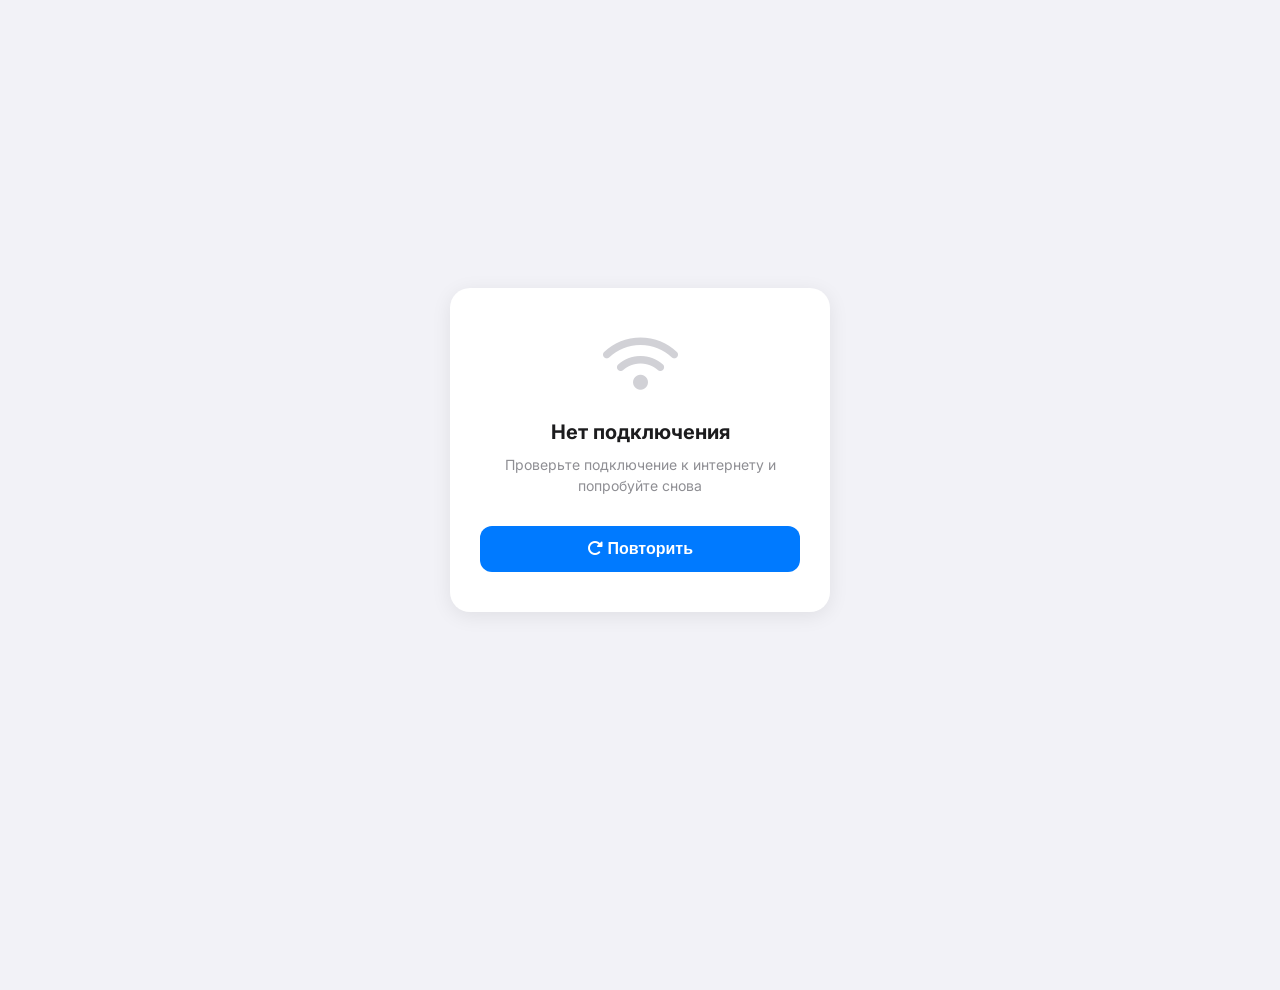
<file: offline.html>
<!DOCTYPE html>
<html lang="ru">
<head>
    <meta charset="UTF-8">
    <meta name="viewport" content="width=device-width, initial-scale=1.0">
    <title>Нет подключения</title>
    <link rel="stylesheet" href="styles.css">
    <link rel="stylesheet" href="https://cdnjs.cloudflare.com/ajax/libs/font-awesome/6.4.0/css/all.min.css">
    <style>
        body {
            display: flex;
            justify-content: center;
            align-items: center;
            height: 100vh;
            margin: 0;
            background: #f2f2f7;
        }
        .offline-card {
            text-align: center;
            padding: 40px 30px;
            background: white;
            border-radius: 20px;
            max-width: 320px;
            width: 90%;
            box-shadow: 0 4px 20px rgba(0,0,0,0.08);
        }
        .offline-icon {
            font-size: 60px;
            color: #d1d1d6;
            margin-bottom: 20px;
        }
        .offline-title {
            font-size: 20px;
            font-weight: 700;
            color: #1c1c1e;
            margin-bottom: 10px;
        }
        .offline-desc {
            font-size: 14px;
            color: #8e8e93;
            margin-bottom: 30px;
            line-height: 1.5;
        }
        .btn-retry {
            background: #007aff;
            color: white;
            border: none;
            padding: 14px 30px;
            border-radius: 12px;
            font-size: 16px;
            font-weight: 600;
            cursor: pointer;
            width: 100%;
        }
        .btn-retry:active {
            opacity: 0.8;
        }
    </style>
</head>
<body>
    <div class="offline-card">
        <div class="offline-icon">
            <i class="fa-solid fa-wifi"></i>
        </div>
        <div class="offline-title">Нет подключения</div>
        <div class="offline-desc">
            Проверьте подключение к интернету и попробуйте снова
        </div>
        <button class="btn-retry" onclick="retry()">
            <i class="fa-solid fa-rotate-right"></i> Повторить
        </button>
    </div>

    <script>
        function retry() {
            // Пробуем вернуться на предыдущую страницу
            if (navigator.onLine) {
                // Если интернет появился — возвращаем назад
                window.history.back();
            } else {
                // Если нет — перезагружаем текущую страницу
                window.location.reload();
            }
        }

        // Автоматически возвращаем пользователя когда интернет появился
        window.addEventListener('online', () => {
            window.history.back();
        });
    </script>
</body>
</html>
</file>
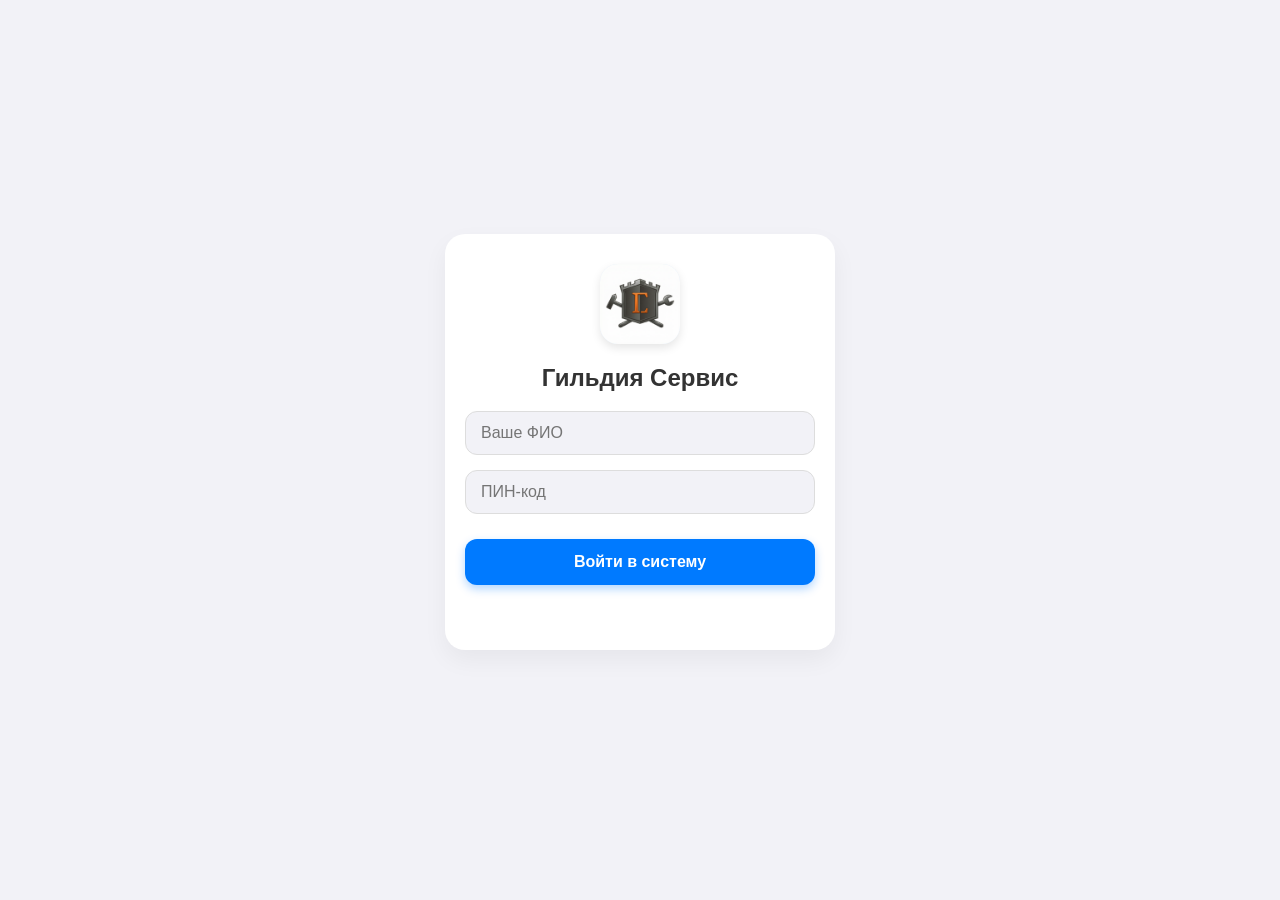
<file: test.html>
<!DOCTYPE html>
<html lang="ru">
<head>
    <meta charset="UTF-8">
    <meta name="viewport" content="width=device-width, initial-scale=1.0, maximum-scale=1.0, user-scalable=no">
    <meta name="color-scheme" content="light only">
    <meta name="robots" content="noindex, nofollow">
    <meta name="theme-color" content="#007aff">
    <title>Вход | Гильдия Сервис</title>
    
    <link rel="manifest" href="manifest.json">
    <link rel="stylesheet" href="styles.css">
    <link rel="stylesheet" href="https://cdnjs.cloudflare.com/ajax/libs/font-awesome/6.4.0/css/all.min.css">

    <style>
        body { 
            font-family: -apple-system, BlinkMacSystemFont, "Segoe UI", Roboto, Helvetica, Arial, sans-serif;
            background-color: #f2f2f7; 
            display: flex; 
            justify-content: center; 
            align-items: center; 
            min-height: 100vh; 
            margin: 0; 
            padding: 20px;
            box-sizing: border-box;
        }

        .login-card { 
            width: 100%; 
            max-width: 350px; 
            text-align: center; 
            background: white;
            padding: 30px 20px;
            border-radius: 20px;
            box-shadow: 0 10px 25px rgba(0,0,0,0.05);
            position: relative;
            z-index: 1;
        }

        .logo-container {
            width: 80px; 
            height: 80px; 
            margin: 0 auto 20px auto;
            display: flex;
            align-items: center;
            justify-content: center;
            border-radius: 18px;
            overflow: hidden;
            box-shadow: 0 4px 10px rgba(0,0,0,0.1);
            background: #e5f1ff;
        }
        
        .logo-img {
            width: 100%;
            height: 100%;
            object-fit: cover;
        }

        .form-group { margin-bottom: 15px; }
        .form-control {
            width: 100%;
            padding: 12px 15px;
            border: 1px solid #ddd;
            border-radius: 12px;
            font-size: 16px;
            box-sizing: border-box;
            outline: none;
            transition: border-color 0.2s;
        }
        .form-control:focus { border-color: #007aff; }

        .btn {
            width: 100%;
            padding: 14px;
            border: none;
            border-radius: 12px;
            font-size: 16px;
            font-weight: 600;
            cursor: pointer;
            transition: opacity 0.2s;
            margin-top: 10px;
        }
        .btn-primary { background: #007aff; color: white; }
        .btn-primary:active { opacity: 0.8; }
        
        #installContainer { 
            margin-top: 20px; 
            display: none;
            animation: fadeIn 0.5s ease;
        }
        @keyframes fadeIn { from { opacity: 0; transform: translateY(10px); } to { opacity: 1; transform: translateY(0); } }

        .status-text { margin-top: 15px; font-size: 14px; min-height: 20px; }
        .global-loader {
            position: fixed; top: 0; left: 0; width: 100%; height: 100%;
            background: rgba(255,255,255,0.9);
            display: flex; flex-direction: column; justify-content: center; align-items: center;
            z-index: 9999;
            opacity: 0; pointer-events: none; transition: opacity 0.3s;
        }
        .global-loader.active { opacity: 1; pointer-events: all; }
        .fa-spin { font-size: 40px; color: #007aff; margin-bottom: 10px; }
        .loader-text { color: #555; font-weight: 500; }

        /* МОДАЛЬНОЕ ОКНО */
        .modal-overlay {
            position: fixed; top: 0; left: 0; width: 100%; height: 100%;
            background: rgba(0,0,0,0.8);
            z-index: 10000;
            display: none;
            justify-content: center;
            align-items: center;
            backdrop-filter: blur(5px);
        }
        .modal-overlay.active { display: flex; animation: fadeIn 0.3s; }
        
        .modal-content {
            width: 100%;
            max-width: 600px;
            height: 100%;
            max-height: 90vh;
            background: #0a0a0f;
            border-radius: 0;
            overflow-y: auto;
            position: relative;
            box-shadow: 0 20px 50px rgba(0,0,0,0.5);
        }
        
        @media (min-width: 600px) {
            .modal-content {
                border-radius: 20px;
                height: auto;
                max-height: 90vh;
            }
        }

        .close-modal {
            position: absolute; top: 15px; right: 15px;
            background: rgba(255,255,255,0.1);
            border: none; color: white;
            width: 36px; height: 36px;
            border-radius: 50%;
            font-size: 18px;
            cursor: pointer;
            z-index: 10;
            display: flex; align-items: center; justify-content: center;
        }

        .ios-guide-body {
            padding: 50px 20px;
            background-color: #0a0a0f;
            background-image:
                radial-gradient(ellipse at 20% 20%, rgba(102, 126, 234, 0.07) 0%, transparent 50%),
                radial-gradient(ellipse at 80% 80%, rgba(118, 75, 162, 0.05) 0%, transparent 50%);
            min-height: 100%;
            font-family: -apple-system, 'SF Pro Display', 'Segoe UI', Arial, sans-serif;
            color: white;
        }
        
        .page-title { text-align: center; margin-bottom: 60px; animation: fadeInDown 0.8s ease; }
        .apple-logo { margin-bottom: 16px; opacity: 0.7; display: flex; justify-content: center; }
        .page-title h1 { font-size: 1.9rem; font-weight: 700; color: #ffffff; letter-spacing: -0.5px; margin-bottom: 8px; }
        .page-title p { color: rgba(255,255,255,0.35); font-size: 0.9rem; }
        .title-line { width: 40px; height: 1px; background: rgba(255,255,255,0.1); margin: 16px auto 0; }
        
        .steps { display: flex; flex-direction: column; gap: 16px; width: 100%; max-width: 560px; margin: 0 auto; }
        
        .step {
            background: rgba(255,255,255,0.03);
            border: 1px solid rgba(255,255,255,0.07);
            border-radius: 22px;
            padding: 24px;
            display: flex;
            gap: 20px;
            align-items: flex-start;
            animation: fadeInUp 0.7s ease both;
            transition: border-color 0.3s, transform 0.3s;
            position: relative;
            overflow: hidden;
        }
        
        .step::after {
            content: '';
            position: absolute;
            top: 0; left: 0; right: 0;
            height: 1px;
            background: linear-gradient(90deg, transparent, rgba(255,255,255,0.08), transparent);
        }
        
        .step:hover { border-color: rgba(255,255,255,0.12); transform: translateX(4px); }
        
        .step:nth-child(1) { animation-delay: 0.05s; }
        .step:nth-child(2) { animation-delay: 0.15s; }
        .step:nth-child(3) { animation-delay: 0.25s; }
        .step:nth-child(4) { animation-delay: 0.35s; }
        .step:nth-child(5) { animation-delay: 0.45s; }
        .step:nth-child(6) { animation-delay: 0.55s; }
        .step:nth-child(7) { animation-delay: 0.65s; }
        
        .step-left {
            display: flex;
            flex-direction: column;
            align-items: center;
            gap: 0;
            flex-shrink: 0;
        }
        
        .step-badge {
            width: 38px;
            height: 38px;
            border-radius: 50%;
            display: flex;
            align-items: center;
            justify-content: center;
            font-size: 0.9rem;
            font-weight: 700;
            flex-shrink: 0;
            border: 1px solid rgba(255,255,255,0.1);
        }
        
        .step:nth-child(1) .step-badge { background: rgba(102,126,234,0.2); color: #a5b4fc; }
        .step:nth-child(2) .step-badge { background: rgba(240,147,251,0.15); color: #e879f9; }
        .step:nth-child(3) .step-badge { background: rgba(251,191,36,0.15); color: #fbbf24; }
        .step:nth-child(4) .step-badge { background: rgba(99,102,241,0.2); color: #818cf8; }
        .step:nth-child(5) .step-badge { background: rgba(52,211,153,0.15); color: #34d399; }
        .step:nth-child(6) .step-badge { background: rgba(52,211,153,0.2); color: #34d399; }
        
        .step-content { flex: 1; }
        .step-title { font-size: 1rem; font-weight: 600; color: rgba(255,255,255,0.9); margin-bottom: 6px; letter-spacing: -0.2px; }
        .step-desc { font-size: 0.83rem; color: rgba(255,255,255,0.4); line-height: 1.6; }
        .step-desc strong { color: rgba(255,255,255,0.7); font-weight: 600; }
        
        .step-visual {
            flex-shrink: 0;
            display: flex;
            align-items: center;
            justify-content: center;
        }
        
        .mini-phone {
            width: 80px;
            height: 140px;
            background: #111118;
            border-radius: 16px;
            padding: 6px 5px;
            box-shadow: 0 0 0 1px rgba(255,255,255,0.09), 0 10px 30px rgba(0,0,0,0.5);
            position: relative;
            flex-shrink: 0;
        }
        
        .mini-notch {
            width: 28px;
            height: 6px;
            background: #111118;
            border-radius: 0 0 5px 5px;
            margin: 0 auto 3px;
            position: relative;
            z-index: 2;
        }
        
        .mini-screen {
            width: 100%;
            height: calc(100% - 12px);
            background: #000;
            border-radius: 11px;
            overflow: hidden;
            position: relative;
        }
        
        .mini-status {
            display: flex;
            justify-content: space-between;
            padding: 3px 6px 1px;
            background: #000;
        }
        
        .mini-time {
            font-size: 5px;
            color: white;
            font-weight: 600;
        }
        
        .mini-safari-bar {
            background: #1c1c1e;
            padding: 3px 4px;
            display: flex;
            align-items: center;
            gap: 2px;
        }
        
        .mini-url {
            flex: 1;
            background: #2c2c2e;
            border-radius: 4px;
            padding: 2px 4px;
            font-size: 5px;
            color: rgba(255,255,255,0.5);
        }
        
        .mini-page {
            padding: 5px 5px;
            background: #f2f2f7;
            height: 55px;
            overflow: hidden;
        }
        
        .mini-line {
            height: 4px;
            background: #e0e0e5;
            border-radius: 2px;
            margin-bottom: 3px;
        }
        
        .mini-line.s { width: 50%; }
        .mini-line.m { width: 75%; }
        .mini-line.f { width: 100%; }
        .mini-line.dark { background: #c8c8ce; }
        
        .mini-toolbar {
            position: absolute;
            bottom: 0; left: 0; right: 0;
            background: #1c1c1e;
            padding: 4px 6px;
            display: flex;
            justify-content: space-between;
            align-items: center;
        }
        
        .btn-highlight {
            background: rgba(102,126,234,0.3);
            border-radius: 4px;
            padding: 2px 3px;
        }
        
        .mini-homescreen {
            position: absolute;
            inset: 0;
            background: linear-gradient(180deg, #1a1a3e 0%, #0a0a1e 100%);
        }
        
        .mini-icons {
            position: relative;
            z-index: 1;
            display: grid;
            grid-template-columns: repeat(4, 1fr);
            gap: 4px;
            padding: 4px;
        }
        
        .mini-icon {
            width: 14px;
            height: 14px;
            border-radius: 4px;
            display: flex;
            align-items: center;
            justify-content: center;
        }
        
        .mini-icon.new-app {
            animation: pulseGlow 2s infinite;
        }
        
        .mini-dock {
            position: absolute;
            bottom: 4px;
            left: 4px;
            right: 4px;
            height: 20px;
            background: rgba(255,255,255,0.08);
            border-radius: 6px;
            display: flex;
            align-items: center;
            justify-content: center;
            gap: 5px;
            z-index: 1;
        }
        
        .tip {
            margin-top: 40px;
            background: rgba(255,255,255,0.02);
            border: 1px solid rgba(255,255,255,0.06);
            border-radius: 14px;
            padding: 14px 22px;
            color: rgba(255,255,255,0.4);
            font-size: 0.82rem;
            text-align: center;
            max-width: 560px;
            width: 100%;
            animation: fadeInUp 0.8s ease 0.6s both;
            line-height: 1.6;
        }
        
        .tip strong { color: rgba(255,255,255,0.65); }
        
        .or-divider {
            display: flex;
            align-items: center;
            gap: 10px;
            padding: 0 4px;
            animation: fadeInUp 0.7s ease 0.1s both;
        }
        
        .or-line {
            flex: 1;
            height: 1px;
            background: rgba(255,255,255,0.06);
        }
        
        .or-text {
            font-size: 0.72rem;
            color: rgba(255,255,255,0.25);
            letter-spacing: 1px;
            font-weight: 500;
        }
        
        .step-arrow {
            display: flex;
            justify-content: center;
            opacity: 0.3;
            animation: fadeInUp 0.7s ease both;
        }
        
        @keyframes fadeInDown { from { opacity: 0; transform: translateY(-20px); } to { opacity: 1; transform: translateY(0); } }
        @keyframes fadeInUp { from { opacity: 0; transform: translateY(20px); } to { opacity: 1; transform: translateY(0); } }
        @keyframes pulseGlow {
            0%, 100% { box-shadow: 0 0 0 1.5px rgba(255,217,61,0.7), 0 0 8px rgba(255,217,61,0.3); }
            50% { box-shadow: 0 0 0 2.5px rgba(255,217,61,0.4), 0 0 14px rgba(255,217,61,0.5); }
        }
        
        @media (max-width: 600px) {
            .step { flex-direction: column; }
            .step-visual { align-self: center; }
            .page-title h1 { font-size: 1.4rem; }
        }
    </style>
</head>
<body>

    <div id="globalLoader" class="global-loader">
        <i class="fa-solid fa-circle-notch fa-spin"></i>
        <div id="loaderText" class="loader-text">Загрузка...</div>
    </div>

    <div class="card login-card">
        <div class="logo-container">
            <img src="icon-192.png" alt="Logo" class="logo-img" onerror="this.style.display='none'; this.parentElement.innerHTML='<svg viewBox=\'0 0 24 24\' fill=\'none\' xmlns=\'http://www.w3.org/2000/svg\' style=\'width:50px;height:50px;\'><path d=\'M12 2L2 7V12C2 17.55 6.84 22.25 12 23.5C17.16 22.25 22 17.55 22 12V7L12 2Z\' fill=\'#E5F1FF\'/><path d=\'M12 22C16.9706 22 21 17.9706 21 13C21 8.02944 16.9706 4 12 4C7.02944 4 3 8.02944 3 13C3 17.9706 7.02944 22 12 22Z\' stroke=\'#007AFF\' stroke-width=\'2\'/><path d=\'M9 13L11 15L15 11\' stroke=\'#007AFF\' stroke-width=\'2\' stroke-linecap=\'round\' stroke-linejoin=\'round\'/><rect x=\'8\' y=\'17\' width=\'8\' height=\'2\' rx=\'1\' fill=\'#007AFF\'/></svg>'">
        </div>

        <h2 style="margin-top: 0; color: #333;">Гильдия Сервис</h2>
        
        <div class="form-group">
            <input type="text" class="form-control" id="userName" placeholder="Ваше ФИО" autocomplete="off">
        </div>
        <div class="form-group">
            <input type="password" class="form-control" id="userPin" placeholder="ПИН-код" pattern="[0-9]*" inputmode="numeric">
        </div>
        
        <button class="btn btn-primary" onclick="login()">Войти в систему</button>
        
        <div id="installContainer">
            <button id="installBtn" class="btn" style="background: #28a745; color: white;">
                <i class="fa-solid fa-download"></i> Установить приложение
            </button>
        </div>

        <div id="status" class="status-text"></div>
    </div>

    <!-- МОДАЛЬНОЕ ОКНО iOS -->
    <div id="iosModal" class="modal-overlay">
        <div class="modal-content">
            <button class="close-modal" onclick="closeIosModal()">&times;</button>
            
            <div class="ios-guide-body">
                <div class="page-title">
                    <div class="apple-logo">
                        <svg width="28" height="28" viewBox="0 0 28 28" fill="none">
                            <path d="M18.5 1.5C18.5 1.5 19 5.5 16.5 8C14 10.5 11 9.5 11 9.5C11 9.5 10.5 5.5 13 3.5C15.5 1.5 18.5 1.5 18.5 1.5Z" fill="rgba(255,255,255,0.6)"/>
                            <path d="M9 11C9 11 6 11.5 4.5 14.5C3 17.5 3.5 22 5 25C6.5 28 8.5 29 10 28C11.5 27 12.5 26 14 26C15.5 26 16.5 27 18 28C19.5 29 21.5 27.5 23 25C24.5 22.5 25 20 24 18C23 16 21 14.5 19 14.5C17.5 14.5 16 15.5 14.5 15.5C13 15.5 11 14 9 11Z" fill="rgba(255,255,255,0.65)"/>
                        </svg>
                    </div>
                    <h1>Добавить на главный экран</h1>
                    <p>Инструкция для iPhone · Safari</p>
                    <div class="title-line"></div>
                </div>

                <div class="steps">

                    <!-- ШАГ 1 -->
                    <div class="step">
                        <div class="step-left"><div class="step-badge">1</div></div>
                        <div class="step-content">
                            <div class="step-title">Откройте страницу в Safari</div>
                            <div class="step-desc">Запустите браузер <strong>Safari</strong> и перейдите на нужный сайт. Важно использовать именно Safari — другие браузеры не поддерживают эту функцию</div>
                        </div>
                        <div class="step-visual">
                            <div class="mini-phone">
                                <div class="mini-notch"></div>
                                <div class="mini-screen">
                                    <div class="mini-status">
                                        <span class="mini-time">9:41</span>
                                        <div style="display:flex;gap:2px;align-items:center;">
                                            <svg width="8" height="5" viewBox="0 0 8 5"><rect x="0" y="3" width="1.5" height="2" fill="white" rx="0.3"/><rect x="2" y="2" width="1.5" height="3" fill="white" rx="0.3"/><rect x="4" y="1" width="1.5" height="4" fill="white" rx="0.3"/><rect x="6" y="0" width="1.5" height="5" fill="white" opacity="0.3" rx="0.3"/></svg>
                                            <svg width="7" height="5" viewBox="0 0 7 5"><path d="M3.5 4A0.5 0.5 0 1 1 3.5 5 A0.5 0.5 0 1 1 3.5 4Z" fill="white"/><path d="M1.5 2.5Q3.5 1.2 5.5 2.5" stroke="white" stroke-width="0.7" fill="none" stroke-linecap="round"/><path d="M0 1.2Q3.5 -0.5 7 1.2" stroke="white" stroke-width="0.7" fill="none" stroke-linecap="round" opacity="0.5"/></svg>
                                            <svg width="12" height="6" viewBox="0 0 12 6"><rect x="0" y="0.5" width="10" height="5" rx="1.2" stroke="white" stroke-width="0.7" fill="none"/><rect x="0.8" y="1.3" width="7" height="3.4" rx="0.6" fill="white"/><rect x="10.5" y="2" width="1.2" height="2" rx="0.5" fill="white" opacity="0.4"/></svg>
                                        </div>
                                    </div>
                                    <div class="mini-safari-bar">
                                        <svg width="5" height="8" viewBox="0 0 5 8" fill="none"><path d="M4 1L1 4L4 7" stroke="rgba(255,255,255,0.4)" stroke-width="1" stroke-linecap="round" stroke-linejoin="round"/></svg>
                                        <div class="mini-url">gildia.app</div>
                                    </div>
                                    <div class="mini-page">
                                        <div class="mini-line f dark" style="height:5px;margin-bottom:4px;"></div>
                                        <div class="mini-line f"></div>
                                        <div class="mini-line m"></div>
                                        <div class="mini-line s"></div>
                                        <div style="height:18px;background:#e0e0e5;border-radius:3px;margin-top:3px;"></div>
                                    </div>
                                    <div class="mini-toolbar">
                                        <svg width="6" height="9" viewBox="0 0 6 9" fill="none"><path d="M5 1L1 4.5L5 8" stroke="rgba(255,255,255,0.4)" stroke-width="1" stroke-linecap="round" stroke-linejoin="round"/></svg>
                                        <svg width="6" height="9" viewBox="0 0 6 9" fill="none"><path d="M1 1L5 4.5L1 8" stroke="rgba(255,255,255,0.15)" stroke-width="1" stroke-linecap="round" stroke-linejoin="round"/></svg>
                                        <svg width="9" height="11" viewBox="0 0 9 11" fill="none"><path d="M4.5 1V7.5M4.5 1L2.5 3M4.5 1L6.5 3" stroke="rgba(255,255,255,0.4)" stroke-width="1" stroke-linecap="round" stroke-linejoin="round"/><path d="M1 6V10H8V6" stroke="rgba(255,255,255,0.4)" stroke-width="1" stroke-linecap="round" stroke-linejoin="round"/></svg>
                                        <svg width="9" height="10" viewBox="0 0 9 10" fill="none"><path d="M1 1H8V7.5L4.5 9.5L1 7.5V1Z" stroke="rgba(255,255,255,0.4)" stroke-width="1" stroke-linecap="round" stroke-linejoin="round"/></svg>
                                        <svg width="9" height="9" viewBox="0 0 9 9" fill="none"><rect x="0.5" y="0.5" width="8" height="8" rx="2" stroke="rgba(255,255,255,0.4)" stroke-width="0.9"/><text x="4.5" y="6" text-anchor="middle" font-size="4.5" fill="rgba(255,255,255,0.5)" font-weight="bold">1</text></svg>
                                    </div>
                                </div>
                            </div>
                        </div>
                    </div>

                    <div class="step-arrow">
                        <svg width="16" height="16" viewBox="0 0 16 16" fill="none"><path d="M8 2V14M8 14L3 9M8 14L13 9" stroke="rgba(255,255,255,0.5)" stroke-width="1.5" stroke-linecap="round" stroke-linejoin="round"/></svg>
                    </div>

                    <!-- ШАГ 2а -->
                    <div class="step">
                        <div class="step-left"><div class="step-badge">2</div></div>
                        <div class="step-content">
                            <div class="step-title">Нажмите кнопку «Поделиться»</div>
                            <div class="step-desc">Найдите кнопку
                                <svg style="display:inline;vertical-align:middle;" width="11" height="13" viewBox="0 0 11 13" fill="none"><path d="M5.5 1V9M5.5 1L3 3.5M5.5 1L8 3.5" stroke="rgba(255,255,255,0.7)" stroke-width="1.2" stroke-linecap="round" stroke-linejoin="round"/><path d="M1 8V12H10V8" stroke="rgba(255,255,255,0.7)" stroke-width="1.2" stroke-linecap="round" stroke-linejoin="round"/></svg>
                                <strong>«Поделиться»</strong> в нижней панели Safari и нажмите на неё
                            </div>
                        </div>
                        <div class="step-visual">
                            <div class="mini-phone">
                                <div class="mini-notch"></div>
                                <div class="mini-screen">
                                    <div class="mini-status">
                                        <span class="mini-time">9:41</span>
                                        <div style="display:flex;gap:2px;align-items:center;">
                                            <svg width="8" height="5" viewBox="0 0 8 5"><rect x="0" y="3" width="1.5" height="2" fill="white" rx="0.3"/><rect x="2" y="2" width="1.5" height="3" fill="white" rx="0.3"/><rect x="4" y="1" width="1.5" height="4" fill="white" rx="0.3"/><rect x="6" y="0" width="1.5" height="5" fill="white" opacity="0.3" rx="0.3"/></svg>
                                            <svg width="7" height="5" viewBox="0 0 7 5"><path d="M3.5 4A0.5 0.5 0 1 1 3.5 5 A0.5 0.5 0 1 1 3.5 4Z" fill="white"/><path d="M1.5 2.5Q3.5 1.2 5.5 2.5" stroke="white" stroke-width="0.7" fill="none" stroke-linecap="round"/></svg>
                                            <svg width="12" height="6" viewBox="0 0 12 6"><rect x="0" y="0.5" width="10" height="5" rx="1.2" stroke="white" stroke-width="0.7" fill="none"/><rect x="0.8" y="1.3" width="7" height="3.4" rx="0.6" fill="white"/><rect x="10.5" y="2" width="1.2" height="2" rx="0.5" fill="white" opacity="0.4"/></svg>
                                        </div>
                                    </div>
                                    <div class="mini-safari-bar">
                                        <svg width="5" height="8" viewBox="0 0 5 8" fill="none"><path d="M4 1L1 4L4 7" stroke="rgba(255,255,255,0.4)" stroke-width="1" stroke-linecap="round" stroke-linejoin="round"/></svg>
                                        <div class="mini-url">gildia.app</div>
                                    </div>
                                    <div class="mini-page">
                                        <div class="mini-line f dark" style="height:5px;margin-bottom:4px;"></div>
                                        <div class="mini-line m"></div>
                                        <div class="mini-line f"></div>
                                        <div class="mini-line s"></div>
                                    </div>
                                    <div class="mini-toolbar">
                                        <svg width="6" height="9" viewBox="0 0 6 9" fill="none"><path d="M5 1L1 4.5L5 8" stroke="rgba(255,255,255,0.3)" stroke-width="1" stroke-linecap="round" stroke-linejoin="round"/></svg>
                                        <svg width="6" height="9" viewBox="0 0 6 9" fill="none"><path d="M1 1L5 4.5L1 8" stroke="rgba(255,255,255,0.15)" stroke-width="1" stroke-linecap="round" stroke-linejoin="round"/></svg>
                                        <div class="btn-highlight">
                                            <svg width="9" height="11" viewBox="0 0 9 11" fill="none"><path d="M4.5 1V7.5M4.5 1L2.5 3M4.5 1L6.5 3" stroke="#a5b4fc" stroke-width="1.1" stroke-linecap="round" stroke-linejoin="round"/><path d="M1 6V10H8V6" stroke="#a5b4fc" stroke-width="1.1" stroke-linecap="round" stroke-linejoin="round"/></svg>
                                        </div>
                                        <svg width="9" height="10" viewBox="0 0 9 10" fill="none"><path d="M1 1H8V7.5L4.5 9.5L1 7.5V1Z" stroke="rgba(255,255,255,0.3)" stroke-width="1" stroke-linecap="round" stroke-linejoin="round"/></svg>
                                        <svg width="9" height="9" viewBox="0 0 9 9" fill="none"><rect x="0.5" y="0.5" width="8" height="8" rx="2" stroke="rgba(255,255,255,0.3)" stroke-width="0.9"/><text x="4.5" y="6" text-anchor="middle" font-size="4.5" fill="rgba(255,255,255,0.3)" font-weight="bold">1</text></svg>
                                    </div>
                                </div>
                            </div>
                        </div>
                    </div>

                    <div class="or-divider">
                        <div class="or-line"></div>
                        <span class="or-text">ЕСЛИ НЕТ КНОПКИ — ТАК</span>
                        <div class="or-line"></div>
                    </div>

                    <!-- ШАГ 2б -->
                    <div class="step" style="border-color: rgba(251,191,36,0.12);">
                        <div class="step-left">
                            <div class="step-badge" style="background:rgba(251,191,36,0.15);color:#fbbf24;">2</div>
                        </div>
                        <div class="step-content">
                            <div class="step-title">Нажмите ··· и затем «Поделиться»</div>
                            <div class="step-desc">Если кнопки «Поделиться» не видно — нажмите на <strong>···</strong> в правом нижнем углу и выберите <strong>«Поделиться»</strong> в появившемся меню</div>
                        </div>
                        <div class="step-visual">
                            <div class="mini-phone">
                                <div class="mini-notch"></div>
                                <div class="mini-screen">
                                    <div class="mini-status">
                                        <span class="mini-time">9:41</span>
                                        <div style="display:flex;gap:2px;align-items:center;">
                                            <svg width="8" height="5" viewBox="0 0 8 5"><rect x="0" y="3" width="1.5" height="2" fill="white" rx="0.3"/><rect x="2" y="2" width="1.5" height="3" fill="white" rx="0.3"/><rect x="4" y="1" width="1.5" height="4" fill="white" rx="0.3"/><rect x="6" y="0" width="1.5" height="5" fill="white" opacity="0.3" rx="0.3"/></svg>
                                            <svg width="12" height="6" viewBox="0 0 12 6"><rect x="0" y="0.5" width="10" height="5" rx="1.2" stroke="white" stroke-width="0.7" fill="none"/><rect x="0.8" y="1.3" width="7" height="3.4" rx="0.6" fill="white"/><rect x="10.5" y="2" width="1.2" height="2" rx="0.5" fill="white" opacity="0.4"/></svg>
                                        </div>
                                    </div>
                                    <div class="mini-safari-bar">
                                        <div class="mini-url" style="flex:1;">gildia.app</div>
                                        <div style="background:rgba(251,191,36,0.25);border-radius:3px;padding:1px 3px;">
                                            <svg width="10" height="4" viewBox="0 0 10 4" fill="none"><circle cx="1.5" cy="2" r="1.2" fill="#fbbf24"/><circle cx="5" cy="2" r="1.2" fill="#fbbf24"/><circle cx="8.5" cy="2" r="1.2" fill="#fbbf24"/></svg>
                                        </div>
                                    </div>
                                    <div class="mini-page" style="height:40px;">
                                        <div class="mini-line f dark" style="height:5px;margin-bottom:4px;"></div>
                                        <div class="mini-line m"></div>
                                    </div>
                                    <div style="position:absolute;bottom:14px;right:2px;background:#2c2c2e;border-radius:6px;padding:4px;border:1px solid rgba(255,255,255,0.1);width:54px;">
                                        <div style="display:flex;align-items:center;gap:3px;padding:2px 2px;border-radius:3px;background:rgba(251,191,36,0.2);margin-bottom:2px;">
                                            <svg width="8" height="9" viewBox="0 0 8 9" fill="none"><path d="M4 1V6.5M4 1L2 3M4 1L6 3" stroke="#fbbf24" stroke-width="0.8" stroke-linecap="round" stroke-linejoin="round"/><path d="M0.5 6V8.5H7.5V6" stroke="#fbbf24" stroke-width="0.8" stroke-linecap="round" stroke-linejoin="round"/></svg>
                                            <span style="font-size:5px;color:#fbbf24;font-weight:600;">Поделиться</span>
                                        </div>
                                        <div style="display:flex;align-items:center;gap:3px;padding:2px 2px;">
                                            <svg width="8" height="8" viewBox="0 0 8 8" fill="none"><path d="M4 1L5 3H7.5L5.5 4.5L6.5 7L4 5.5L1.5 7L2.5 4.5L0.5 3H3Z" stroke="rgba(255,255,255,0.4)" stroke-width="0.7" fill="none"/></svg>
                                            <span style="font-size:5px;color:rgba(255,255,255,0.4);">Избранное</span>
                                        </div>
                                        <div style="display:flex;align-items:center;gap:3px;padding:2px 2px;">
                                            <svg width="8" height="8" viewBox="0 0 8 8" fill="none"><circle cx="4" cy="4" r="3.2" stroke="rgba(255,255,255,0.3)" stroke-width="0.7" fill="none"/><path d="M4 2.5V4L5 5" stroke="rgba(255,255,255,0.3)" stroke-width="0.7" stroke-linecap="round"/></svg>
                                            <span style="font-size:5px;color:rgba(255,255,255,0.35);">История</span>
                                        </div>
                                    </div>
                                </div>
                            </div>
                        </div>
                    </div>

                    <div class="step-arrow">
                        <svg width="16" height="16" viewBox="0 0 16 16" fill="none"><path d="M8 2V14M8 14L3 9M8 14L13 9" stroke="rgba(255,255,255,0.5)" stroke-width="1.5" stroke-linecap="round" stroke-linejoin="round"/></svg>
                    </div>

                    <!-- ШАГ 3 -->
                    <div class="step">
                        <div class="step-left">
                            <div class="step-badge" style="background:rgba(99,102,241,0.2);color:#818cf8;">3</div>
                        </div>
                        <div class="step-content">
                            <div class="step-title">Выберите «На экран Домой»</div>
                            <div class="step-desc">В меню «Поделиться» прокрутите список вниз и нажмите
                                <svg style="display:inline;vertical-align:middle;" width="11" height="11" viewBox="0 0 11 11" fill="none"><rect x="1" y="4" width="9" height="6.5" rx="1.2" stroke="#818cf8" stroke-width="0.9" fill="rgba(99,102,241,0.2)"/><path d="M3.5 4V3A2 2 0 0 1 7.5 3V4" stroke="#818cf8" stroke-width="0.9" fill="none"/><path d="M5.5 6V8M4.5 7H6.5" stroke="#818cf8" stroke-width="0.9" stroke-linecap="round"/></svg>
                                <strong>«На экран Домой»</strong>
                            </div>
                        </div>
                        <div class="step-visual">
                            <div class="mini-phone">
                                <div class="mini-notch"></div>
                                <div class="mini-screen">
                                    <div class="mini-status">
                                        <span class="mini-time">9:41</span>
                                        <div style="display:flex;gap:2px;align-items:center;">
                                            <svg width="8" height="5" viewBox="0 0 8 5"><rect x="0" y="3" width="1.5" height="2" fill="white" rx="0.3"/><rect x="2" y="2" width="1.5" height="3" fill="white" rx="0.3"/><rect x="4" y="1" width="1.5" height="4" fill="white" rx="0.3"/></svg>
                                            <svg width="12" height="6" viewBox="0 0 12 6"><rect x="0" y="0.5" width="10" height="5" rx="1.2" stroke="white" stroke-width="0.7" fill="none"/><rect x="0.8" y="1.3" width="7" height="3.4" rx="0.6" fill="white"/><rect x="10.5" y="2" width="1.2" height="2" rx="0.5" fill="white" opacity="0.4"/></svg>
                                        </div>
                                    </div>
                                    <div style="background:#1a1a1a;height:100%;position:relative;">
                                        <div style="padding:4px 5px;border-bottom:1px solid rgba(255,255,255,0.06);">
                                            <div style="font-size:5px;color:rgba(255,255,255,0.3);text-align:center;margin-bottom:3px;">Поделиться</div>
                                            <div style="display:flex;gap:4px;justify-content:center;margin-bottom:4px;">
                                                <div style="display:flex;flex-direction:column;align-items:center;gap:1px;">
                                                    <div style="width:16px;height:16px;background:#2c2c2e;border-radius:50%;display:flex;align-items:center;justify-content:center;">
                                                        <svg width="8" height="8" viewBox="0 0 8 8" fill="none"><circle cx="4" cy="4" r="3.3" stroke="rgba(255,255,255,0.5)" stroke-width="0.7" fill="none"/><path d="M4 2V5M4 5L2.5 3.8M4 5L5.5 3.8" stroke="rgba(255,255,255,0.5)" stroke-width="0.6" stroke-linecap="round"/></svg>
                                                    </div>
                                                    <span style="font-size:4px;color:rgba(255,255,255,0.4);">AirDrop</span>
                                                </div>
                                                <div style="display:flex;flex-direction:column;align-items:center;gap:1px;">
                                                    <div style="width:16px;height:16px;background:#32d74b;border-radius:4px;display:flex;align-items:center;justify-content:center;">
                                                        <svg width="9" height="8" viewBox="0 0 9 8" fill="none"><path d="M1 1H8V6H5.5L3.5 7.5V6H1V1Z" fill="white"/></svg>
                                                    </div>
                                                    <span style="font-size:4px;color:rgba(255,255,255,0.4);">Сообщ.</span>
                                                </div>
                                                <div style="display:flex;flex-direction:column;align-items:center;gap:1px;">
                                                    <div style="width:16px;height:16px;background:#0a84ff;border-radius:4px;display:flex;align-items:center;justify-content:center;">
                                                        <svg width="10" height="8" viewBox="0 0 10 8" fill="none"><rect x="0.5" y="0.5" width="9" height="7" rx="1.2" stroke="white" stroke-width="0.7" fill="none"/><path d="M0.5 1.5L5 4.5L9.5 1.5" stroke="white" stroke-width="0.7" fill="none"/></svg>
                                                    </div>
                                                    <span style="font-size:4px;color:rgba(255,255,255,0.4);">Почта</span>
                                                </div>
                                                <div style="display:flex;flex-direction:column;align-items:center;gap:1px;">
                                                    <div style="width:16px;height:16px;background:#2c2c2e;border-radius:4px;display:flex;align-items:center;justify-content:center;">
                                                        <svg width="8" height="9" viewBox="0 0 8 9" fill="none"><rect x="2" y="2" width="5.5" height="6.5" rx="1.2" stroke="rgba(255,255,255,0.5)" stroke-width="0.7" fill="none"/><path d="M2 2V1.2A0.8 0.8 0 0 1 2.8 0.4H7.2A0.8 0.8 0 0 1 8 1.2V7" stroke="rgba(255,255,255,0.3)" stroke-width="0.6" fill="none"/></svg>
                                                    </div>
                                                    <span style="font-size:4px;color:rgba(255,255,255,0.4);">Копировать</span>
                                                </div>
                                            </div>
                                        </div>
                                        <div style="padding:3px 4px;">
                                            <div style="display:flex;align-items:center;gap:4px;padding:3px 4px;border-radius:4px;background:#2c2c2e;margin-bottom:2px;">
                                                <svg width="9" height="9" viewBox="0 0 9 9" fill="none"><path d="M1 1H8V6.5L4.5 8.5L1 6.5V1Z" stroke="rgba(255,255,255,0.4)" stroke-width="0.8" fill="none"/></svg>
                                                <span style="font-size:5px;color:rgba(255,255,255,0.5);">Добавить в закладки</span>
                                            </div>
                                            <div style="display:flex;align-items:center;gap:4px;padding:3px 4px;border-radius:4px;background:#2c2c2e;margin-bottom:2px;">
                                                <svg width="9" height="9" viewBox="0 0 9 9" fill="none"><path d="M1 1H8V6H1V1Z" stroke="rgba(255,255,255,0.4)" stroke-width="0.8" fill="none"/><line x1="3" y1="3" x2="6" y2="3" stroke="rgba(255,255,255,0.4)" stroke-width="0.7"/><line x1="3" y1="4.5" x2="6" y2="4.5" stroke="rgba(255,255,255,0.4)" stroke-width="0.7"/></svg>
                                                <span style="font-size:5px;color:rgba(255,255,255,0.5);">Добавить в список чтения</span>
                                            </div>
                                            <div style="display:flex;align-items:center;gap:4px;padding:3px 4px;border-radius:4px;background:rgba(99,102,241,0.25);border:1px solid rgba(129,140,248,0.3);margin-bottom:2px;">
                                                <svg width="9" height="9" viewBox="0 0 9 9" fill="none"><rect x="0.8" y="3.5" width="7.4" height="5" rx="1" stroke="#818cf8" stroke-width="0.8" fill="rgba(99,102,241,0.2)"/><path d="M2.8 3.5V2.5A1.7 1.7 0 0 1 6.2 2.5V3.5" stroke="#818cf8" stroke-width="0.8" fill="none"/><path d="M4.5 5V6.5M3.8 5.8H5.2" stroke="#818cf8" stroke-width="0.8" stroke-linecap="round"/></svg>
                                                <span style="font-size:5px;color:#818cf8;font-weight:700;">На экран «Домой»</span>
                                            </div>
                                            <div style="display:flex;align-items:center;gap:4px;padding:3px 4px;border-radius:4px;background:#2c2c2e;">
                                                <svg width="9" height="9" viewBox="0 0 9 9" fill="none"><path d="M4.5 1V7M4.5 1L2.5 3M4.5 1L6.5 3" stroke="rgba(255,255,255,0.4)" stroke-width="0.8" stroke-linecap="round" stroke-linejoin="round"/><path d="M1 6.5V8.5H8V6.5" stroke="rgba(255,255,255,0.4)" stroke-width="0.8" stroke-linecap="round" stroke-linejoin="round"/></svg>
                                                <span style="font-size:5px;color:rgba(255,255,255,0.4);">Поделиться ссылкой</span>
                                            </div>
                                        </div>
                                    </div>
                                </div>
                            </div>
                        </div>
                    </div>

                    <div class="step-arrow">
                        <svg width="16" height="16" viewBox="0 0 16 16" fill="none"><path d="M8 2V14M8 14L3 9M8 14L13 9" stroke="rgba(255,255,255,0.5)" stroke-width="1.5" stroke-linecap="round" stroke-linejoin="round"/></svg>
                    </div>

                    <!-- ШАГ 4 -->
                    <div class="step">
                        <div class="step-left">
                            <div class="step-badge" style="background:rgba(52,211,153,0.15);color:#34d399;">4</div>
                        </div>
                        <div class="step-content">
                            <div class="step-title">Нажмите «Добавить» — готово!</div>
                            <div class="step-desc">Введите название если нужно и нажмите <strong>«Добавить»</strong> в правом верхнем углу. Значок приложения появится прямо на рабочем столе</div>
                        </div>
                        <div class="step-visual">
                            <div class="mini-phone">
                                <div class="mini-notch"></div>
                                <div class="mini-screen">
                                    <div class="mini-status" style="background:#f2f2f7;">
                                        <span class="mini-time" style="color:#000;">9:41</span>
                                        <span style="font-size:5px;color:#0a84ff;font-weight:700;">Добавить</span>
                                    </div>
                                    <div style="background:#f2f2f7;padding:6px 5px;height:100%;">
                                        <div style="background:white;border-radius:8px;padding:6px;box-shadow:0 2px 8px rgba(0,0,0,0.1);">
                                            <div style="font-size:5.5px;color:#000;font-weight:600;text-align:center;margin-bottom:6px;">На экран «Домой»</div>
                                            <div style="display:flex;align-items:center;gap:6px;margin-bottom:6px;">
                                                <!-- ИКОНКА С ЗАГЛУШКОЙ -->
                                                <div style="width:28px;height:28px;border-radius:7px;overflow:hidden;flex-shrink:0;box-shadow:0 2px 6px rgba(0,0,0,0.2);background:linear-gradient(135deg,#667eea,#764ba2);display:flex;align-items:center;justify-content:center;">
                                                    <img src="icon-192.png" width="28" height="28" style="display:block;width:100%;height:100%;object-fit:cover;" 
                                                        onerror="this.style.display='none';this.parentNode.style.background='linear-gradient(135deg,#667eea,#764ba2)';this.parentNode.innerHTML='<svg width=\'28\' height=\'28\' viewBox=\'0 0 28 28\' fill=\'none\'><path d=\'M14 6V22M6 14H22\' stroke=\'white\' stroke-width=\'2.5\' stroke-linecap=\'round\'/></svg>'"/>
                                                </div>
                                                <div>
                                                    <div style="font-size:5.5px;color:#000;font-weight:600;">Гильдия Сервис</div>
                                                    <div style="font-size:4.5px;color:#8e8e93;margin-top:1px;">gildia.app</div>
                                                </div>
                                            </div>
                                            <div style="background:#f2f2f7;border-radius:5px;padding:3px 5px;margin-bottom:4px;">
                                                <div style="font-size:5px;color:#000;">Гильдия Сервис</div>
                                            </div>
                                            <div style="font-size:4.5px;color:#8e8e93;text-align:center;">Значок появится на главном экране</div>
                                        </div>
                                    </div>
                                </div>
                            </div>
                        </div>
                    </div>

                    <!-- РЕЗУЛЬТАТ -->
                    <div class="step" style="border-color:rgba(52,211,153,0.15);background:rgba(52,211,153,0.03);">
                        <div class="step-left">
                            <div class="step-badge" style="background:rgba(52,211,153,0.2);color:#34d399;">
                                <svg width="14" height="14" viewBox="0 0 14 14" fill="none"><path d="M2 7L5.5 10.5L12 3.5" stroke="#34d399" stroke-width="1.8" stroke-linecap="round" stroke-linejoin="round"/></svg>
                            </div>
                        </div>
                        <div class="step-content">
                            <div class="step-title" style="color:#34d399;">Приложение добавлено!</div>
                            <div class="step-desc">Значок приложения теперь на главном экране. Оно открывается <strong>без адресной строки</strong> — как настоящее приложение из App Store</div>
                        </div>
                        <div class="step-visual">
                            <div class="mini-phone">
                                <div class="mini-notch"></div>
                                <div class="mini-screen">
                                    <div class="mini-homescreen"></div>
                                    <div style="position:relative;z-index:1;">
                                        <div class="mini-status" style="background:transparent;">
                                            <span class="mini-time">9:41</span>
                                            <div style="display:flex;gap:2px;align-items:center;">
                                                <svg width="8" height="5" viewBox="0 0 8 5"><rect x="0" y="3" width="1.5" height="2" fill="white" rx="0.3"/><rect x="2" y="2" width="1.5" height="3" fill="white" rx="0.3"/><rect x="4" y="1" width="1.5" height="4" fill="white" rx="0.3"/></svg>
                                                <svg width="12" height="6" viewBox="0 0 12 6"><rect x="0" y="0.5" width="10" height="5" rx="1.2" stroke="white" stroke-width="0.7" fill="none"/><rect x="0.8" y="1.3" width="8" height="3.4" rx="0.6" fill="white"/><rect x="10.5" y="2" width="1.2" height="2" rx="0.5" fill="white" opacity="0.4"/></svg>
                                            </div>
                                        </div>
                                    </div>
                                    <div class="mini-icons">
                                        <div class="mini-icon" style="background:#ff6b6b;"><svg width="8" height="8" viewBox="0 0 8 8" fill="none"><rect x="0.5" y="2" width="7" height="5.5" rx="1" stroke="white" stroke-width="0.7" fill="none"/><path d="M2.5 2V1.5A1.5 1.5 0 0 1 5.5 1.5V2" stroke="white" stroke-width="0.7" fill="none"/><circle cx="4" cy="4.7" r="1" fill="white"/></svg></div>
                                        <div class="mini-icon" style="background:#ffd93d;"><svg width="8" height="8" viewBox="0 0 8 8" fill="none"><path d="M4 1L5 3H7.5L5.5 4.5L6.5 7L4 5.5L1.5 7L2.5 4.5L0.5 3H3Z" fill="rgba(255,255,255,0.9)"/></svg></div>
                                        <div class="mini-icon" style="background:#6bcb77;"><svg width="8" height="7" viewBox="0 0 8 7" fill="none"><path d="M0.5 1H7V5.5H4.5L2.5 7V5.5H0.5V1Z" fill="white" opacity="0.9"/></svg></div>
                                        <div class="mini-icon" style="background:#4d96ff;"><svg width="8" height="8" viewBox="0 0 8 8" fill="none"><circle cx="4" cy="4" r="3.3" stroke="white" stroke-width="0.7" fill="none"/><line x1="4" y1="1" x2="4" y2="7" stroke="white" stroke-width="0.6" opacity="0.6"/><line x1="1" y1="4" x2="7" y2="4" stroke="white" stroke-width="0.6" opacity="0.6"/></svg></div>
                                        <div class="mini-icon" style="background:#f093fb;"><svg width="8" height="8" viewBox="0 0 8 8" fill="none"><rect x="1" y="1" width="6" height="6" rx="1.5" stroke="white" stroke-width="0.7" fill="none"/><circle cx="4" cy="4" r="1.5" stroke="white" stroke-width="0.7" fill="none"/></svg></div>
                                        <div class="mini-icon" style="background:#4ecdc4;"><svg width="8" height="8" viewBox="0 0 8 8" fill="none"><path d="M1.5 7L4 1L6.5 7H1.5Z" stroke="white" stroke-width="0.7" fill="none"/></svg></div>
                                        <!-- НОВАЯ ИКОНКА С ЗАГЛУШКОЙ -->
                                        <div class="mini-icon new-app" style="border-radius:5px;overflow:hidden;background:linear-gradient(135deg,#667eea,#764ba2);">
                                            <img src="icon-192.png" width="14" height="14" style="display:block;width:100%;height:100%;object-fit:cover;" 
                                                onerror="this.style.display='none';this.parentNode.innerHTML='<svg width=\'10\' height=\'10\' viewBox=\'0 0 10 10\' fill=\'none\'><path d=\'M5 1V9M1 5H9\' stroke=\'white\' stroke-width=\'1.5\' stroke-linecap=\'round\'/></svg>'"/>
                                        </div>
                                        <div class="mini-icon" style="background:#e17055;"><svg width="8" height="8" viewBox="0 0 8 8" fill="none"><circle cx="4" cy="3" r="2" stroke="white" stroke-width="0.7" fill="none"/><path d="M1 7.5C1 5.8 2.3 5 4 5C5.7 5 7 5.8 7 7.5" stroke="white" stroke-width="0.7" fill="none" stroke-linecap="round"/></svg></div>
                                    </div>
                                    <div style="position:relative;z-index:1;text-align:center;margin-top:-2px;">
                                        <div style="display:inline-flex;flex-direction:column;align-items:center;">
                                            <span style="font-size:4.5px;color:rgba(255,255,255,0.8);text-shadow:0 1px 3px rgba(0,0,0,0.8);">Гильдия</span>
                                        </div>
                                    </div>
                                    <div class="mini-dock" style="bottom:4px;left:4px;right:4px;">
                                        <div class="mini-icon dock-icon" style="background:#0a84ff;width:16px;height:16px;border-radius:4px;"><svg width="9" height="9" viewBox="0 0 9 9" fill="none"><circle cx="4.5" cy="4.5" r="3.8" stroke="white" stroke-width="0.7" fill="none"/><line x1="4.5" y1="1" x2="4.5" y2="8" stroke="white" stroke-width="0.6" opacity="0.6"/><line x1="1" y1="4.5" x2="8" y2="4.5" stroke="white" stroke-width="0.6" opacity="0.6"/></svg></div>
                                        <div class="mini-icon dock-icon" style="background:#32d74b;width:16px;height:16px;border-radius:4px;"><svg width="9" height="8" viewBox="0 0 9 8" fill="none"><path d="M1 1H8V6H5.5L3.5 7.5V6H1V1Z" fill="white"/></svg></div>
                                        <div class="mini-icon dock-icon" style="background:#ff9f0a;width:16px;height:16px;border-radius:4px;"><svg width="9" height="9" viewBox="0 0 9 9" fill="none"><rect x="0.5" y="2" width="8" height="6.5" rx="1" stroke="white" stroke-width="0.7" fill="none"/><path d="M3 2V1.2A1.5 1.5 0 0 1 6 1.2V2" stroke="white" stroke-width="0.7" fill="none"/></svg></div>
                                    </div>
                                </div>
                            </div>
                        </div>
                    </div>

                </div>

                <div class="tip">
                    <svg style="display:inline;vertical-align:middle;margin-right:5px;" width="13" height="13" viewBox="0 0 13 13" fill="none"><circle cx="6.5" cy="6.5" r="6" stroke="rgba(255,255,255,0.25)" stroke-width="0.8"/><circle cx="6.5" cy="4.5" r="0.8" fill="rgba(255,255,255,0.45)"/><line x1="6.5" y1="6.5" x2="6.5" y2="9.5" stroke="rgba(255,255,255,0.45)" stroke-width="1.2" stroke-linecap="round"/></svg>
                    После добавления приложение открывается <strong>без адресной строки браузера</strong> — в точности как нативное iOS-приложение
                </div>
            </div>
        </div>
    </div>

    <script>
        window.onload = function() {
            const userStr = localStorage.getItem("currentUser");
            if (userStr) {
                try {
                    const user = JSON.parse(userStr);
                    if (user.role === "диспетчер") window.location.replace("dispatcher.html");
                    else if (user.role === "мастер") window.location.replace("master.html");
                    else if (user.role === "шеф") window.location.replace("boss.html");
                } catch(e) { console.error("Ошибка парсинга пользователя", e); }
            }
            
            if ('serviceWorker' in navigator) {
                navigator.serviceWorker.register('sw.js')
                    .then(() => console.log('Service Worker зарегистрирован'))
                    .catch(err => console.log('Ошибка SW', err));
            }
        };

        function showLoader(text) {
            document.getElementById("loaderText").innerText = text;
            document.getElementById("globalLoader").classList.add("active");
        }
        function hideLoader() {
            document.getElementById("globalLoader").classList.remove("active");
        }

        const URL_GOOGLE_SERVER = "https://script.google.com/macros/s/AKfycbxfMMoR5LATkWt4HeT8XCxjOipYSay-c_9YVZExPPZ9edVLciR4YbHrqjadC_nSdFGfjg/exec";

        async function login() {
            const nameInput = document.getElementById("userName").value.trim();
            const pinInput = document.getElementById("userPin").value.trim();
            const statusText = document.getElementById("status");

            if (!nameInput || !pinInput) {
                statusText.innerText = "Заполните ФИО и ПИН-код";
                statusText.style.color = "#ff3b30";
                return;
            }

            statusText.innerText = "";
            showLoader("Проверка данных...");

            const loginData = { action: "login", name: nameInput, pin: pinInput };

            try {
                const response = await fetch(URL_GOOGLE_SERVER, {
                    method: "POST",
                    body: JSON.stringify(loginData),
                    headers: { "Content-Type": "text/plain;charset=utf-8" }
                });
                
                const result = await response.json();

                if (result.status === "success") {
                    localStorage.setItem("currentUser", JSON.stringify(result.user));
                    showLoader("Успешно! Входим...");
                    
                    setTimeout(() => {
                        if (result.user.role === "диспетчер") window.location.replace("dispatcher.html");
                        else if (result.user.role === "мастер") window.location.replace("master.html");
                        else if (result.user.role === "шеф") window.location.replace("boss.html");
                    }, 500);
                } else {
                    hideLoader();
                    statusText.innerText = "Неверное ФИО или ПИН-код";
                    statusText.style.color = "#ff3b30";
                }
            } catch (error) {
                hideLoader();
                statusText.innerText = "Ошибка связи с сервером.";
                statusText.style.color = "#ff3b30";
            }
        }

        let deferredPrompt;
        const installContainer = document.getElementById('installContainer');
        const installBtn = document.getElementById('installBtn');
        const iosModal = document.getElementById('iosModal');

        window.addEventListener('beforeinstallprompt', (e) => {
            e.preventDefault();
            deferredPrompt = e;
            if (installContainer) installContainer.style.display = 'block';
            console.log('PWA: Кнопка установки активирована');
        });

        if (installBtn) {
            installBtn.addEventListener('click', async () => {
                if (!deferredPrompt) return;
                
                deferredPrompt.prompt();
                
                const { outcome } = await deferredPrompt.userChoice;
                console.log(`PWA: Выбор пользователя: ${outcome}`);
                
                if (installContainer) installContainer.style.display = 'none';
                deferredPrompt = null;
            });
        }

        function isIos() {
            const ua = window.navigator.userAgent;
            return /iphone|ipad|ipod/.test(ua.toLowerCase()) && !window.MSStream;
        }

        function isStandalone() {
            return window.matchMedia('(display-mode: standalone)').matches || window.navigator.standalone;
        }

        function openIosModal() {
            iosModal.classList.add('active');
            document.body.style.overflow = 'hidden';
        }

        function closeIosModal() {
            iosModal.classList.remove('active');
            document.body.style.overflow = '';
        }

        iosModal.addEventListener('click', (e) => {
            if (e.target === iosModal) closeIosModal();
        });

        if (isIos() && !isStandalone()) {
            if (installContainer) {
                installContainer.style.display = 'block';
                if (installBtn) {
                    installBtn.innerHTML = '<i class="fa-solid fa-share-from-square"></i> Инструкция для iOS';
                    // КНОПКА ЗЕЛЁНАЯ
                    installBtn.style.background = '#28a745';
                    installBtn.onclick = openIosModal;
                }
            }
        }

        if (isStandalone() && installContainer) {
            installContainer.style.display = 'none';
        }
    </script>
</body>
</html>
</file>
<file: styles.css>
/* Подключаем красивый шрифт */
@import url('https://fonts.googleapis.com/css2?family=Inter:wght@400;600;700&display=swap');

:root {
    color-scheme: light;
}
body {
    font-family: 'Inter', sans-serif;
    background-color: #f2f2f7; /* Приятный серый фон как в iOS */
    margin: 0;
    padding: 0;
    padding-bottom: 90px; /* Отступ для нижнего меню */
    -webkit-tap-highlight-color: transparent; /* Убирает синее выделение при клике на телефоне */
}

/* Шапка приложения */
.top-bar {
    background: #ffffff;
    padding: 16px 20px;
    font-size: 20px;
    font-weight: 700;
    text-align: center;
    position: sticky;
    top: 0;
    z-index: 100;
    box-shadow: 0 1px 0 rgba(0,0,0,0.05);
    color: #1c1c1e;
}

.container {
    padding: 16px;
}

/* Карточки */
.card {
    background: #ffffff;
    border-radius: 16px;
    padding: 20px;
    box-shadow: 0 4px 14px rgba(0,0,0,0.04);
    margin-bottom: 16px;
}

/* Формы ввода */
.form-group {
    margin-bottom: 16px;
}
.form-control {
    width: 100%;
    padding: 14px;
    background-color: #f2f2f7 !important; /* Жестко светлый фон */
    color: #1c1c1e !important; /* Жестко темный текст */
    border: 1px solid #e5e5ea;
    border-radius: 12px;
    font-size: 16px;
    box-sizing: border-box;
    font-family: inherit;
    transition: 0.2s;
    -webkit-appearance: none; /* Убирает системные стили iOS */
}
.form-control:focus {
    background-color: #ffffff !important;
    border-color: #007aff;
    outline: none;
}
/* Защита текста в лейблах */
.form-group label {
    display: block;
    font-size: 14px;
    font-weight: 600;
    color: #8e8e93 !important;
    margin-bottom: 8px;
}

/* Кнопки */
.btn {
    width: 100%;
    padding: 16px;
    border: none;
    border-radius: 14px;
    font-size: 16px;
    font-weight: 700;
    cursor: pointer;
    transition: 0.2s;
}
.btn-primary {
    background: #007aff; /* iOS Синий */
    color: #ffffff;
    box-shadow: 0 4px 10px rgba(0, 122, 255, 0.3);
}
.btn-primary:active {
    transform: scale(0.98);
    background: #0062cc;
}
.btn-danger {
    background: #ffe5e5;
    color: #ff3b30;
}

/* Экраны (Вкладки) */
.tab-content {
    display: none;
    animation: fadeIn 0.2s ease-out;
}
.tab-content.active {
    display: block;
}
@keyframes fadeIn {
    from { opacity: 0; transform: scale(0.98); }
    to { opacity: 1; transform: scale(1); }
}

/* Нижнее меню (Bottom Nav) */
.bottom-nav {
    position: fixed;
    bottom: 0;
    left: 0;
    right: 0;
    background: rgba(255, 255, 255, 0.95);
    backdrop-filter: blur(10px);
    border-top: 1px solid #e5e5ea;
    display: flex;
    justify-content: space-around;
    padding: 12px 0 25px 0; /* Отступ снизу для современных телефонов */
    z-index: 100;
}
.nav-item {
    display: flex;
    flex-direction: column;
    align-items: center;
    color: #8e8e93;
    text-decoration: none;
    cursor: pointer;
    transition: 0.2s;
    width: 33%;
    
    /* Лечим зависание кнопок */
    user-select: none;
    -webkit-user-select: none;
    touch-action: manipulation;
}

/* Пропускаем клик сквозь иконку и текст */
.nav-item i, .nav-item span {
    pointer-events: none; 
}

.nav-item i {
    font-size: 24px;
    margin-bottom: 4px;
}

.nav-item span {
    font-size: 11px;
    font-weight: 600;
}

.nav-item.active {
    color: #007aff; /* Активная иконка синяя */
}

/* Статус загрузки */
.status-text { margin-top: 15px; font-weight: 600; text-align: center; font-size: 14px;}
.loader { text-align: center; color: #8e8e93; font-size: 14px; margin-bottom: 15px; font-weight: 600;}

/* ПОЛНОЭКРАННАЯ ЗАГРУЗКА (Overlay) */
.global-loader {
    position: fixed;
    top: 0; left: 0; right: 0; bottom: 0;
    background: rgba(255, 255, 255, 0.85);
    backdrop-filter: blur(5px);
    display: flex;
    flex-direction: column;
    justify-content: center;
    align-items: center;
    z-index: 9999;
    display: none;
}
.global-loader.active {
    display: flex; /* Показываем, когда нужно */
}
.global-loader i {
    font-size: 50px;
    color: #007aff;
    margin-bottom: 20px;
}
.global-loader .loader-text {
    font-size: 18px;
    font-weight: 700;
    color: #1c1c1e;
}
/* КАСТОМНЫЕ ВЫПАДАЮЩИЕ СПИСКИ (Вместо Datalist) */
.custom-dropdown {
    position: absolute;
    top: 100%;
    left: 0;
    right: 0;
    background: white;
    border: 1px solid #e5e5ea;
    border-radius: 12px;
    box-shadow: 0 4px 15px rgba(0,0,0,0.1);
    max-height: 200px;
    overflow-y: auto;
    z-index: 1000;
    display: none; /* Скрыты по умолчанию */
}
.custom-dropdown div {
    padding: 12px 15px;
    border-bottom: 1px solid #f2f2f7;
    font-size: 14px;
    color: #1c1c1e;
    cursor: pointer;
}
.custom-dropdown div:active {
    background-color: #f2f2f7;
}
</file>
